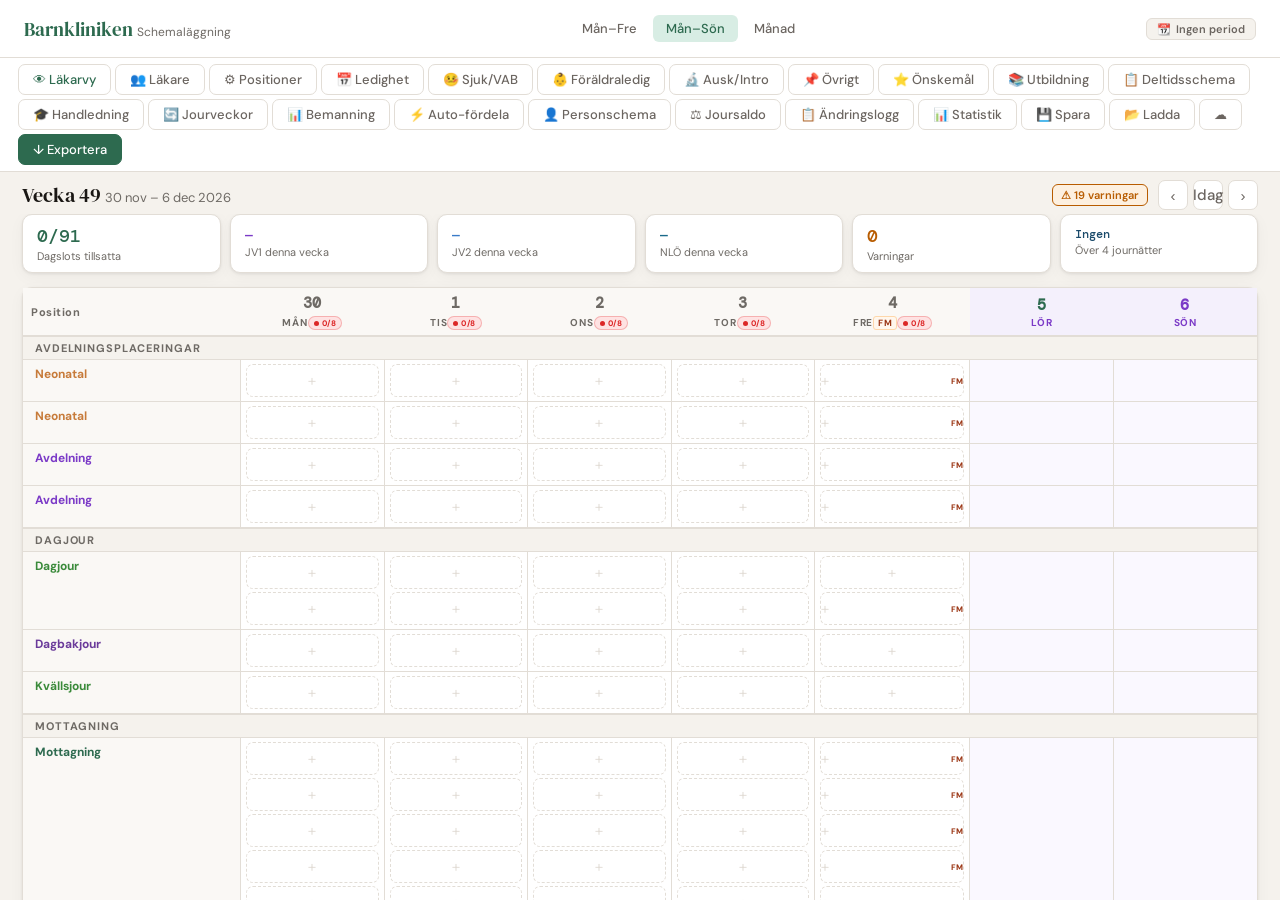
<file: index.html>
<!DOCTYPE html>
<html lang="sv">
<head>
<meta charset="UTF-8">
<meta name="viewport" content="width=device-width, initial-scale=1.0">
<title>Schemaläggning — Barnkliniken</title>
<link href="https://fonts.googleapis.com/css2?family=DM+Serif+Display:ital@0;1&family=DM+Mono:wght@400;500&family=DM+Sans:wght@300;400;500;600&display=swap" rel="stylesheet">
<link rel="stylesheet" href="style.css?v=3">
</head>
<body>
<div id="doctorSelectorOverlay" style="display:none;position:fixed;inset:0;background:rgba(0,0,0,.45);z-index:9999;align-items:center;justify-content:center">
  <div style="background:var(--surface);border-radius:14px;padding:32px;max-width:500px;width:90%;box-shadow:0 8px 40px rgba(0,0,0,.25)">
    <div style="font-family:'DM Serif Display',serif;font-size:22px;color:var(--text1);margin-bottom:4px">Barnkliniken</div>
    <div style="font-size:13px;color:var(--text3);margin-bottom:24px">Välj din läkare för att fortsätta</div>
    <div id="doctorSelectorList" style="display:flex;flex-direction:column;gap:8px;max-height:400px;overflow-y:auto"></div>
  </div>
</div>
<header>
  <div class="logo">Barnkliniken <span>Schemaläggning</span></div>
  <div class="header-nav">
    <button class="nav-btn" id="btn5" onclick="setSpan(5)">Mån–Fre</button>
    <button class="nav-btn active" id="btn7" onclick="setSpan(7)">Mån–Sön</button>
    <button class="nav-btn" id="btnMonth" onclick="setViewMode('month')">Månad</button>
  </div>
  <div id="periodBadge" class="period-badge" onclick="openPeriodModal()" title="Välj schemaperiod">📆 <span id="periodBadgeText">Ingen period vald</span></div>
</header>
<div class="toolbar">
  <button class="btn-action" onclick="window.open('?mode=doctor','_blank')" title="Öppna läkarvy i ny flik" style="color:var(--accent)">👁 Läkarvy</button>
  <button class="btn-action" onclick="openDoctorListModal()">👥 Läkare</button>
  <button class="btn-action" onclick="openPositionsModal()">⚙ Positioner</button>
  <button class="btn-action" onclick="openLedighetModal()">📅 Ledighet</button>
  <button class="btn-action" onclick="openSjukskrivningModal(isoDate(getMonday(currentDate)))" title="Sjukskrivning och VAB">🤒 Sjuk/VAB</button>
  <button class="btn-action" onclick="openFlPeriodModal()" title="Föräldraledig">👶 Föräldraledig</button>
  <button class="btn-action" onclick="openAuskultationModal(isoDate(getMonday(currentDate)))" title="Auskultation och introduktion">🔬 Ausk/Intro</button>
  <button class="btn-action" onclick="openOvrigtModal(isoDate(getMonday(currentDate)))" title="Övrigt — möten och åtaganden">📌 Övrigt</button>
  <button class="btn-action" onclick="openOnskadPassModal()" title="Önskade pass per läkare">⭐ Önskemål</button>
  <button class="btn-action" onclick="openUtbildningModal()">📚 Utbildning</button>
  <button class="btn-action" onclick="openDeltidModal()">📋 Deltidsschema</button>
  <button class="btn-action" onclick="openHandledningModal()">🎓 Handledning</button>
  <button class="btn-action" onclick="openRotationModal()">🔄 Jourveckor</button>
  <button class="btn-action" onclick="openBemanningModal()">📊 Bemanning</button>
  <button class="btn-action" onclick="openAutoModal()">⚡ Auto-fördela</button>
  <button class="btn-action" onclick="openPersonScheduleModal()">👤 Personschema</button>
  <button class="btn-action" onclick="openJoursaldoModal()" title="Jouräknesaldo per läkare">⚖ Joursaldo</button>
  <button class="btn-action" onclick="openChangelogModal()" title="Ändringslogg för denna session">📋 Ändringslogg</button>
  <button class="btn-action" onclick="openStatisticsModal()" title="Exportera placeringsstatistik per läkare till Excel">📊 Statistik</button>
  <button class="btn-action" onclick="saveData()" title="Spara allt som JSON-fil (laddar ned + synkar till GitHub om konfigurerat)">💾 Spara</button>
  <button class="btn-action" onclick="document.getElementById('loadFileInput').click()" title="Ladda in sparad JSON-fil">📂 Ladda</button>
  <button class="btn-action" onclick="openGithubModal()" title="Inställningar för GitHub-synk" id="githubSyncBtn">☁</button>
  <input type="file" id="loadFileInput" accept=".json" style="display:none" onchange="loadData(event)">
  <button class="btn-action primary" onclick="exportSchema()">↓ Exportera</button>
</div>
<div id="doctorToolbar" style="display:none;flex-shrink:0;align-items:center;gap:8px;padding:6px 18px;background:var(--surface);border-bottom:1px solid var(--border)">
  <span id="doctorModeLabel" style="font-size:12px;font-weight:700;color:var(--accent);background:var(--accent-light);padding:3px 10px;border-radius:20px;margin-right:8px">Läkarvy</span>
  <button class="btn-action" onclick="openPersonScheduleModal()">👤 Personschema</button>
  <button class="btn-action" onclick="openOnskadPassModal()">📋 Önskemål</button>
  <button class="btn-action" onclick="openBemanningModal()">📊 Bemanning</button>
  <div style="flex:1"></div>
  <button class="nav-btn" onclick="goToDoctorSelector()" title="Byt läkare">↩ Byt läkare</button>
</div>
<main>

<div class="content">
  <div class="week-header">
    <div class="week-title" id="weekTitle">Vecka —</div>
    <div style="display:flex;gap:10px;align-items:center">
      <div id="warnBadge" style="display:none"></div>
      <div class="week-nav">
        <button onclick="navigate(-1)">‹</button>
        <button class="btn-today" onclick="goToday()">Idag</button>
        <button onclick="navigate(1)">›</button>
      </div>
    </div>
  </div>
  <div class="stats-bar" id="statsBar"></div>
  <div class="schedule-container" id="scheduleContainer"></div>
</div>
</main>

<div class="ctx-menu" id="ctxMenu">
  <div class="ctx-head" id="ctxHead">Välj läkare</div>
  <div id="ctxHalfRow" style="display:none;padding:4px 8px 6px;display:none;gap:4px;flex-wrap:wrap"></div>
  <div class="ctx-doc-list" id="ctxDocList"></div>
  <div id="ctxLocRow" style="display:none;padding:3px 8px 2px;display:none;gap:4px">
  </div>
  <div id="ctxActivityRow" style="display:none;padding:3px 8px 2px;gap:4px;flex-wrap:wrap"></div>
  <div id="ctxNoteRow" style="display:none;padding:4px 8px 6px">
    <input type="text" id="ctxNoteInput" placeholder="Notering (lokal, inriktning…)" maxlength="60" style="width:100%;box-sizing:border-box;font-size:11px;padding:4px 7px;border:1px solid var(--border);border-radius:5px;background:var(--surface);color:var(--text1);outline:none" oninput="ctxNoteChanged(this.value)">
  </div>
  <div id="ctxCopyRow" style="display:none"><div class="ctx-sep"></div><div class="ctx-item" onclick="openCopySlot()"><span style="width:14px;text-align:center">📋</span> Kopiera till…</div></div>
  <div class="ctx-sep"></div>
  <div class="ctx-item danger" onclick="ctxClear()"><span style="width:14px;text-align:center">✕</span> Rensa</div>
</div>

<div class="ctx-menu" id="ctxJV" style="min-width:230px">
  <div class="ctx-head" id="ctxJVHead"></div>
  <div id="ctxJVList" style="padding:4px 6px;max-height:250px;overflow-y:auto"></div>
  <div class="ctx-sep"></div>
  <div class="ctx-item danger" onclick="clearJVCtx()"><span style="width:14px;text-align:center">✕</span> Rensa</div>
</div>

<div class="ctx-menu" id="ctxBJ" style="min-width:220px">
  <div class="ctx-head" id="ctxBJHead">Välj läkare</div>
  <div class="ctx-doc-list" id="ctxBJList"></div>
  <div class="ctx-sep"></div>
  <div class="ctx-item danger" onclick="clearBJCtx()"><span style="width:14px;text-align:center">✕</span> Rensa</div>
</div>

<div class="ctx-menu" id="ctxLedig" style="min-width:230px">
  <div class="ctx-head" id="ctxLedigHead">Ledighet</div>
  <div id="ctxLedigSubRow" style="display:none;padding:4px 8px 2px;gap:4px;flex-wrap:wrap"></div>
  <div id="ctxLedigNoteRow" style="display:none;padding:4px 8px 2px">
    <input id="ctxLedigNote" type="text" placeholder="Kommentar (valfritt)" style="width:100%;box-sizing:border-box;font-size:11px;padding:4px 8px;border:1px solid var(--border);border-radius:6px;background:var(--bg);color:var(--text1)">
  </div>
  <div class="ctx-doc-list" id="ctxLedigList"></div>
</div>

<div class="modal-overlay" id="addDoctorModal">
  <div class="modal" style="min-width:500px">
    <h3>Lägg till läkare</h3><p class="modal-sub">Namn, befattning, kompetenser och jourinformation.</p>
    <div class="two-col">
      <div class="fg"><label class="fl">Namn</label><input type="text" id="addDocName" placeholder="För- och efternamn"></div>
      <div class="fg"><label class="fl">Befattning</label><div class="tg" id="addRoleGrid"></div></div>
    </div>
    <div class="fg" style="max-width:180px"><label class="fl">Tjänstgrad (%)</label><input type="number" id="addTjgrad" value="100" min="10" max="100" step="5" style="width:100%;padding:6px 10px;border:1px solid var(--border);border-radius:6px;font-size:13px"></div>
    <div class="two-col">
      <div class="fg"><label class="fl">Anställningsstart</label><input type="date" id="addEmpStart" style="width:100%;padding:6px 10px;border:1px solid var(--border);border-radius:6px;font-size:13px"></div>
      <div class="fg"><label class="fl">Anställningsslut <span style="font-weight:400;color:var(--text3)">(tom = tillsvidare)</span></label><input type="date" id="addEmpEnd" style="width:100%;padding:6px 10px;border:1px solid var(--border);border-radius:6px;font-size:13px"></div>
    </div>
    <div class="two-col">
      <div class="fg"><label class="fl" style="color:#6366f1">🏢 Tjänstledig från</label><input type="date" id="addTlFrom" style="width:100%;padding:6px 10px;border:1px solid var(--border);border-radius:6px;font-size:13px"></div>
      <div class="fg"><label class="fl" style="color:#6366f1">Tjänstledig till <span style="font-weight:400;color:var(--text3)">(tom = pågår)</span></label><input type="date" id="addTlTo" style="width:100%;padding:6px 10px;border:1px solid var(--border);border-radius:6px;font-size:13px"></div>
    </div>
    <div class="fg"><label class="fl">Tillåtna positioner <span style="font-weight:400;color:var(--text3)">(tom = alla tillåtna)</span></label><button class="btn sm" type="button" onclick="applyRoleDefaults('add')" style="font-size:10px;margin-bottom:4px">↩ Fyll från rollstandard</button><div class="tg" id="addAllowedGrid"></div></div>
    <div class="fg"><label class="fl">Föredragna positioner</label><div class="tg" id="addPrefGrid"></div></div>
    <div class="fg"><label class="fl">JV-preferens</label>
      <div class="tg">
        <input type="radio" name="addPrefJV" id="addPrefJVnone" value="" checked><label class="tl" for="addPrefJVnone">Ingen</label>
        <input type="radio" name="addPrefJV" id="addPrefJV1" value="JV1"><label class="tl" for="addPrefJV1">Föredrar JV1</label>
        <input type="radio" name="addPrefJV" id="addPrefJV2" value="JV2"><label class="tl" for="addPrefJV2">Föredrar JV2</label>
      </div>
    </div>
    <div class="fg"><label class="fl">Deltar i jourveckor</label>
      <div class="tg">
        <input type="checkbox" class="tc" id="addJV1"><label class="tl" for="addJV1" title="Jourvecka 1 — primärjour fredag kväll t.o.m. måndag morgon">JV1</label>
        <input type="checkbox" class="tc" id="addJV2"><label class="tl" for="addJV2" title="Jourvecka 2 — primärjour lördag kväll t.o.m. tisdag morgon">JV2</label>
        <input type="checkbox" class="tc" id="addNLO"><label class="tl" for="addNLO" title="Nattlördag — primärjour natt lördag">NLÖ</label>
      </div>
    </div>
    <div class="fg"><label class="fl">Deltar i bakjour</label>
      <div class="tg">
        <input type="checkbox" class="tc" id="addBJFS"><label class="tl" for="addBJFS" title="Bakjour fredag–söndag">BJFS</label>
        <input type="checkbox" class="tc" id="addBJLO"><label class="tl" for="addBJLO" title="Bakjour lördag">BJLÖ</label>
        <input type="checkbox" class="tc" id="addBJNV"><label class="tl" for="addBJNV" title="Nattbakjour vardag">BJNV</label>
      </div>
    </div>
    <div class="modal-actions"><button class="btn" onclick="closeModal('addDoctorModal')">Avbryt</button><button class="btn primary" onclick="confirmAddDoctor()">Lägg till</button></div>
  </div>
</div>

<div class="modal-overlay" id="editDoctorModal">
  <div class="modal" style="min-width:460px">
    <h3>Redigera läkare</h3><p class="modal-sub">Klicka på taggar för att toggla.</p>
    <input type="hidden" id="editDocId">
    <div class="two-col">
      <div class="fg"><label class="fl">Namn</label><input type="text" id="editDocName"></div>
      <div class="fg"><label class="fl">Befattning</label><div class="tg" id="editRoleGrid"></div></div>
    </div>
    <div class="fg" style="max-width:180px"><label class="fl">Tjänstgrad (%)</label><input type="number" id="editTjgrad" value="100" min="10" max="100" step="5" style="width:100%;padding:6px 10px;border:1px solid var(--border);border-radius:6px;font-size:13px"></div>
    <div class="two-col">
      <div class="fg"><label class="fl">Anställningsstart</label><input type="date" id="editEmpStart" style="width:100%;padding:6px 10px;border:1px solid var(--border);border-radius:6px;font-size:13px"></div>
      <div class="fg"><label class="fl">Anställningsslut <span style="font-weight:400;color:var(--text3)">(tom = tillsvidare)</span></label><input type="date" id="editEmpEnd" style="width:100%;padding:6px 10px;border:1px solid var(--border);border-radius:6px;font-size:13px"></div>
    </div>
    <div class="two-col">
      <div class="fg"><label class="fl" style="color:#6366f1">🏢 Tjänstledig från</label><input type="date" id="editTlFrom" style="width:100%;padding:6px 10px;border:1px solid var(--border);border-radius:6px;font-size:13px"></div>
      <div class="fg"><label class="fl" style="color:#6366f1">Tjänstledig till <span style="font-weight:400;color:var(--text3)">(tom = pågår)</span></label><input type="date" id="editTlTo" style="width:100%;padding:6px 10px;border:1px solid var(--border);border-radius:6px;font-size:13px"></div>
    </div>
    <div class="fg"><label class="fl">Föredragna positioner</label><div class="tg" id="editPrefGrid"></div></div>
    <div class="fg"><label class="fl">Tillåtna positioner <span style="font-weight:400;color:var(--text3)">(tom = alla tillåtna)</span></label><button class="btn sm" type="button" onclick="applyRoleDefaults('edit')" style="font-size:10px;margin-bottom:4px">↩ Fyll från rollstandard</button><div class="tg" id="editAllowedGrid"></div></div>
    <div class="fg"><label class="fl">JV-preferens</label>
      <div class="tg">
        <input type="radio" name="editPrefJV" id="editPrefJVnone" value=""><label class="tl" for="editPrefJVnone">Ingen</label>
        <input type="radio" name="editPrefJV" id="editPrefJV1" value="JV1"><label class="tl" for="editPrefJV1">Föredrar JV1</label>
        <input type="radio" name="editPrefJV" id="editPrefJV2" value="JV2"><label class="tl" for="editPrefJV2">Föredrar JV2</label>
      </div>
    </div>
    <div class="fg"><label class="fl">Deltar i jourveckor</label>
      <div class="tg">
        <input type="checkbox" class="tc" id="editJV1"><label class="tl" for="editJV1" title="Jourvecka 1 — primärjour fredag kväll t.o.m. måndag morgon">JV1</label>
        <input type="checkbox" class="tc" id="editJV2"><label class="tl" for="editJV2" title="Jourvecka 2 — primärjour lördag kväll t.o.m. tisdag morgon">JV2</label>
        <input type="checkbox" class="tc" id="editNLO"><label class="tl" for="editNLO" title="Nattlördag — primärjour natt lördag">NLÖ</label>
      </div>
    </div>
    <div class="fg"><label class="fl">Deltar i bakjour</label>
      <div class="tg">
        <input type="checkbox" class="tc" id="editBJFS"><label class="tl" for="editBJFS" title="Bakjour fredag–söndag">BJFS</label>
        <input type="checkbox" class="tc" id="editBJLO"><label class="tl" for="editBJLO" title="Bakjour lördag">BJLÖ</label>
        <input type="checkbox" class="tc" id="editBJNV"><label class="tl" for="editBJNV" title="Nattbakjour vardag">BJNV</label>
      </div>
    </div>
    <div class="modal-actions"><button class="btn danger" onclick="promptDeleteFromEdit()">Ta bort</button><div style="flex:1"></div><button class="btn" onclick="closeEditDoctorModal()">Avbryt</button><button class="btn primary" onclick="confirmEditDoctor()">Spara</button></div>
  </div>
</div>

<div class="modal-overlay" id="jvOverrideModal">
  <div class="modal" style="min-width:360px">
    <h3 id="jvOverrideTitle">Byt jourhavande</h3>
    <p class="modal-sub" id="jvOverrideSub"></p>
    <div class="fg">
      <label class="fl">Välj läkare</label>
      <select id="jvOverrideSel" style="width:100%;padding:7px 10px;border:1px solid var(--border);border-radius:6px;font-size:13px"></select>
    </div>
    <div class="modal-actions">
      <button class="btn danger" onclick="clearJVOverride()">Återställ till JV-schema</button>
      <div style="flex:1"></div>
      <button class="btn" onclick="closeModal('jvOverrideModal')">Avbryt</button>
      <button class="btn primary" onclick="confirmJVOverride()">Spara</button>
    </div>
  </div>
</div>

<div class="modal-overlay" id="rotationModal">
  <div class="modal" style="min-width:580px">
    <h3>Jourveckor — rotation</h3>
    <p class="modal-sub">Tilldela JV1, JV2 och NLÖ per vecka. Auto-rotation roterar rättvist bland markerade läkare.</p>
    <div style="display:grid;grid-template-columns:1fr 1fr 1fr;gap:8px;margin-bottom:14px">
      <div style="background:var(--jv1-light);border:1px solid var(--jv1);border-radius:8px;padding:9px 12px">
        <div style="font-size:11px;font-weight:700;color:var(--jv1);margin-bottom:3px">JV1</div>
        <div style="font-size:10px;color:var(--text2)">Fre natt → Sön dag · Mån natt · Ons natt</div>
      </div>
      <div style="background:var(--jv2-light);border:1px solid var(--jv2);border-radius:8px;padding:9px 12px">
        <div style="font-size:11px;font-weight:700;color:var(--jv2);margin-bottom:3px">JV2</div>
        <div style="font-size:10px;color:var(--text2)">Lör dag → Sön natt · Tis natt · Tor natt</div>
      </div>
      <div style="background:var(--nlo-light);border:1px solid var(--nlo);border-radius:8px;padding:9px 12px">
        <div style="font-size:11px;font-weight:700;color:var(--nlo);margin-bottom:3px">NLÖ</div>
        <div style="font-size:10px;color:var(--text2)">Lördag natt<br><span style="color:var(--jourledigt)">✦ Lör natt → jourledigt måndag</span></div>
      </div>
    </div>
    <div style="display:flex;align-items:center;justify-content:space-between;margin-bottom:8px">
      <div style="display:flex;align-items:center;gap:6px">
        <button class="btn sm" onclick="rotNav(-4)">⟨⟨</button>
        <button class="btn sm" onclick="rotNav(-1)">←</button>
        <button class="btn sm" onclick="rotNav(0)" title="Hoppa till aktuell vecka">Idag</button>
        <button class="btn sm" onclick="rotNav(1)">→</button>
        <button class="btn sm" onclick="rotNav(4)">⟩⟩</button>
      </div>
      <div style="display:flex;gap:6px">
        <input type="number" id="rotFrom" min="1" max="52" style="width:70px;font-size:12px" placeholder="Fr.v.">
        <input type="number" id="rotTo" min="1" max="52" style="width:70px;font-size:12px" placeholder="T.o.m.">
        <button class="btn sm primary" onclick="autoRotate()">Auto-rotera</button>
        <button class="btn sm" onclick="clearRotation()">Rensa</button>
        <button class="btn sm" onclick="undoClearRotation()" title="Ångra senaste rensning eller auto-rotation">↩ Ångra</button>
      </div>
    </div>
    <div style="max-height:300px;overflow-y:auto;border:1px solid var(--border);border-radius:8px" id="rotTableWrap">
      <table class="rot-table" id="rotTable"></table>
    </div>

    <div style="margin-top:18px;padding-top:14px;border-top:1px solid var(--border)">
      <div style="display:flex;align-items:center;justify-content:space-between;margin-bottom:10px">
        <div style="font-size:13px;font-weight:700">Bakjour helg <span style="font-size:11px;font-weight:400;color:var(--text3)">(BJFS = Bakjour fre–sön · BJLÖ = Bakjour lördag)</span></div>
        <div style="display:flex;gap:6px">
          <button class="btn sm primary" onclick="autoBJRotate()">Auto-rotera BJ</button>
          <button class="btn sm" onclick="clearBJRotation()">Rensa BJ</button>
          <button class="btn sm" onclick="undoClearBJRotation()" title="Ångra senaste rensning eller auto-rotation">↩ Ångra</button>
        </div>
      </div>
      <div style="display:grid;grid-template-columns:1fr 1fr;gap:8px;margin-bottom:10px">
        <div style="background:var(--bjfs-light);border:1px solid var(--bjfs);border-radius:8px;padding:8px 12px">
          <div style="font-size:11px;font-weight:700;color:var(--bjfs);margin-bottom:2px">BJFS</div>
          <div style="font-size:10px;color:var(--text2)">Fre natt · Sön dag+natt · Jourledig fre efter</div>
        </div>
        <div style="background:var(--bjlo-light);border:1px solid var(--bjlo);border-radius:8px;padding:8px 12px">
          <div style="font-size:11px;font-weight:700;color:var(--bjlo);margin-bottom:2px">BJLÖ</div>
          <div style="font-size:10px;color:var(--text2)">Lör dag+natt · Jourledig måndag</div>
        </div>
      </div>
      <div style="max-height:300px;overflow-y:auto;border:1px solid var(--border);border-radius:8px" id="bjRotTableWrap">
        <table class="rot-table" id="bjRotTable"></table>
      </div>
    </div>

    <div style="margin-top:18px;padding-top:14px;border-top:1px solid var(--border)">
      <div style="display:flex;align-items:center;justify-content:space-between;margin-bottom:10px">
        <div style="font-size:13px;font-weight:700">Nattbakjour vardag</div>
        <div style="display:flex;gap:6px">
          <button class="btn sm primary" onclick="autoBJNVRotate()">Auto-rotera BJNV</button>
          <button class="btn sm" onclick="clearBJNVRotation()">Rensa BJNV</button>
        </div>
      </div>
      <div style="background:var(--bjnv-light);border:1px solid var(--bjnv);border-radius:8px;padding:8px 12px;margin-bottom:10px">
        <div style="font-size:11px;font-weight:700;color:var(--bjnv);margin-bottom:2px">BJNV</div>
        <div style="font-size:10px;color:var(--text2)">Max 1 natt/vecka per läkare · Ej i anslutning till bakjourshelg · Jourledig nästa vardag</div>
      </div>
      <div style="max-height:300px;overflow-y:auto;border:1px solid var(--border);border-radius:8px" id="bjNVRotTableWrap">
        <table class="rot-table" id="bjNVRotTable"></table>
      </div>
    </div>

    <div class="modal-actions"><button class="btn primary" onclick="closeModal('rotationModal');render()">Klar</button></div>
  </div>
</div>

<div class="modal-overlay" id="positionsModal">
  <div class="modal" style="min-width:500px">
    <h3>Positioner &amp; krav</h3><p class="modal-sub">Dagpositioner med befattnings- och kompetenskrav.</p>
    <div id="posListEl"></div>
    <div style="margin-top:12px;padding-top:12px;border-top:1px solid var(--border)">
      <label class="fl">Ny position</label>
      <div style="margin-bottom:8px">
        <input type="text" id="newPosName" placeholder="Namn..." style="width:100%;box-sizing:border-box">
      </div>
      <div class="two-col" style="margin-bottom:8px">
        <div><label class="fl">Sektion i schema</label><select id="newPosSection"><option value="">Avdelningsplaceringar</option><option value="mott">Mottagning</option><option value="specmott">Specialistmottagningar</option></select></div>
        <div><label class="fl">Veckofrekvens</label><select id="newPosWeekParity"><option value="">Varje vecka</option><option value="even">Jämna veckor</option><option value="odd">Ojämna veckor</option></select></div>
      </div>
      <div>
        <label class="fl">Platser per dag (0 = inaktiv)</label>
        <div style="display:grid;grid-template-columns:repeat(5,1fr);gap:4px;margin-top:4px">
          <div style="text-align:center"><div style="font-size:9px;color:var(--text3);margin-bottom:2px">Mån</div><input type="number" id="newPosDay_1" value="1" min="0" max="6" style="width:100%;text-align:center;padding:3px"><label style="display:flex;align-items:center;justify-content:center;gap:2px;font-size:9px;color:#1d4ed8;margin-top:2px;cursor:pointer" title="En slot är Karlshamn"><input type="checkbox" id="newPosKH_1" style="margin:0;accent-color:#1d4ed8">KH</label><select id="newPosParity_1" style="width:100%;font-size:9px;padding:2px;margin-top:2px;border:1px solid var(--border);border-radius:4px" title="Veckofrekvens för måndag"><option value="">Varje v.</option><option value="even">Jämna v.</option><option value="odd">Ojämna v.</option></select></div>
          <div style="text-align:center"><div style="font-size:9px;color:var(--text3);margin-bottom:2px">Tis</div><input type="number" id="newPosDay_2" value="1" min="0" max="6" style="width:100%;text-align:center;padding:3px"><label style="display:flex;align-items:center;justify-content:center;gap:2px;font-size:9px;color:#1d4ed8;margin-top:2px;cursor:pointer" title="En slot är Karlshamn"><input type="checkbox" id="newPosKH_2" style="margin:0;accent-color:#1d4ed8">KH</label><select id="newPosParity_2" style="width:100%;font-size:9px;padding:2px;margin-top:2px;border:1px solid var(--border);border-radius:4px" title="Veckofrekvens för tisdag"><option value="">Varje v.</option><option value="even">Jämna v.</option><option value="odd">Ojämna v.</option></select></div>
          <div style="text-align:center"><div style="font-size:9px;color:var(--text3);margin-bottom:2px">Ons</div><input type="number" id="newPosDay_3" value="1" min="0" max="6" style="width:100%;text-align:center;padding:3px"><label style="display:flex;align-items:center;justify-content:center;gap:2px;font-size:9px;color:#1d4ed8;margin-top:2px;cursor:pointer" title="En slot är Karlshamn"><input type="checkbox" id="newPosKH_3" style="margin:0;accent-color:#1d4ed8">KH</label><select id="newPosParity_3" style="width:100%;font-size:9px;padding:2px;margin-top:2px;border:1px solid var(--border);border-radius:4px" title="Veckofrekvens för onsdag"><option value="">Varje v.</option><option value="even">Jämna v.</option><option value="odd">Ojämna v.</option></select></div>
          <div style="text-align:center"><div style="font-size:9px;color:var(--text3);margin-bottom:2px">Tor</div><input type="number" id="newPosDay_4" value="1" min="0" max="6" style="width:100%;text-align:center;padding:3px"><label style="display:flex;align-items:center;justify-content:center;gap:2px;font-size:9px;color:#1d4ed8;margin-top:2px;cursor:pointer" title="En slot är Karlshamn"><input type="checkbox" id="newPosKH_4" style="margin:0;accent-color:#1d4ed8">KH</label><select id="newPosParity_4" style="width:100%;font-size:9px;padding:2px;margin-top:2px;border:1px solid var(--border);border-radius:4px" title="Veckofrekvens för torsdag"><option value="">Varje v.</option><option value="even">Jämna v.</option><option value="odd">Ojämna v.</option></select></div>
          <div style="text-align:center"><div style="font-size:9px;color:var(--text3);margin-bottom:2px">Fre</div><input type="number" id="newPosDay_5" value="1" min="0" max="6" style="width:100%;text-align:center;padding:3px"><label style="display:flex;align-items:center;justify-content:center;gap:2px;font-size:9px;color:#1d4ed8;margin-top:2px;cursor:pointer" title="En slot är Karlshamn"><input type="checkbox" id="newPosKH_5" style="margin:0;accent-color:#1d4ed8">KH</label><select id="newPosParity_5" style="width:100%;font-size:9px;padding:2px;margin-top:2px;border:1px solid var(--border);border-radius:4px" title="Veckofrekvens för fredag"><option value="">Varje v.</option><option value="even">Jämna v.</option><option value="odd">Ojämna v.</option></select></div>
        </div>
      </div>
    </div>
    <div class="modal-actions"><button class="btn" onclick="closeModal('positionsModal')">Stäng</button><button class="btn primary" onclick="addPosition()">+ Lägg till</button></div>
  </div>
</div>

<div class="modal-overlay" id="copySlotModal">
  <div class="modal" style="max-width:380px">
    <h3>Kopiera pass</h3>
    <p class="modal-sub" id="copySlotDesc"></p>
    <div style="display:flex;align-items:center;gap:8px;margin-bottom:6px">
      <label style="display:flex;align-items:center;gap:4px;font-size:11px;color:var(--text2);cursor:pointer"><input type="checkbox" onchange="toggleCopySlotAll(this.checked)" style="margin:0;accent-color:var(--accent)"> Markera alla</label>
    </div>
    <div id="copySlotList" style="max-height:380px;overflow-y:auto;border:1px solid var(--border);border-radius:7px;padding:4px 6px"></div>
    <div class="modal-actions">
      <button class="btn" onclick="closeModal('copySlotModal')">Avbryt</button>
      <button class="btn primary" onclick="confirmCopySlot()">📋 Kopiera markerade</button>
    </div>
  </div>
</div>

<div class="modal-overlay" id="copyOvrigtModal">
  <div class="modal" style="max-width:360px">
    <h3>Kopiera aktivitet</h3>
    <p class="modal-sub" id="copyOvrigtDesc"></p>
    <div class="two-col" style="margin-bottom:10px">
      <div><label class="fl">Från</label><input type="date" id="copyOvrigtFrom" oninput="updateOvrigtCopyPreview()"></div>
      <div><label class="fl">Till</label><input type="date" id="copyOvrigtTo" oninput="updateOvrigtCopyPreview()"></div>
    </div>
    <div style="margin-bottom:10px">
      <label class="fl">Kopiera till dessa veckodagar</label>
      <div style="display:flex;gap:6px;margin-top:5px">
        <label style="display:flex;flex-direction:column;align-items:center;gap:3px;font-size:10px;color:var(--text2);cursor:pointer"><input type="checkbox" class="copyOvrigtDow" value="1" oninput="updateOvrigtCopyPreview()" style="margin:0;accent-color:var(--accent)">Mån</label>
        <label style="display:flex;flex-direction:column;align-items:center;gap:3px;font-size:10px;color:var(--text2);cursor:pointer"><input type="checkbox" class="copyOvrigtDow" value="2" oninput="updateOvrigtCopyPreview()" style="margin:0;accent-color:var(--accent)">Tis</label>
        <label style="display:flex;flex-direction:column;align-items:center;gap:3px;font-size:10px;color:var(--text2);cursor:pointer"><input type="checkbox" class="copyOvrigtDow" value="3" oninput="updateOvrigtCopyPreview()" style="margin:0;accent-color:var(--accent)">Ons</label>
        <label style="display:flex;flex-direction:column;align-items:center;gap:3px;font-size:10px;color:var(--text2);cursor:pointer"><input type="checkbox" class="copyOvrigtDow" value="4" oninput="updateOvrigtCopyPreview()" style="margin:0;accent-color:var(--accent)">Tor</label>
        <label style="display:flex;flex-direction:column;align-items:center;gap:3px;font-size:10px;color:var(--text2);cursor:pointer"><input type="checkbox" class="copyOvrigtDow" value="5" oninput="updateOvrigtCopyPreview()" style="margin:0;accent-color:var(--accent)">Fre</label>
        <label style="display:flex;flex-direction:column;align-items:center;gap:3px;font-size:10px;color:var(--text2);cursor:pointer"><input type="checkbox" class="copyOvrigtDow" value="6" oninput="updateOvrigtCopyPreview()" style="margin:0;accent-color:var(--accent)">Lör</label>
        <label style="display:flex;flex-direction:column;align-items:center;gap:3px;font-size:10px;color:var(--text2);cursor:pointer"><input type="checkbox" class="copyOvrigtDow" value="0" oninput="updateOvrigtCopyPreview()" style="margin:0;accent-color:var(--accent)">Sön</label>
      </div>
    </div>
    <div id="copyOvrigtPreview" style="font-size:12px;color:var(--text3);margin-bottom:4px;min-height:18px"></div>
    <div class="modal-actions">
      <button class="btn" onclick="closeModal('copyOvrigtModal')">Avbryt</button>
      <button class="btn primary" onclick="confirmOvrigtCopy()">📋 Kopiera</button>
    </div>
  </div>
</div>

<div class="modal-overlay" id="rolesModal">
  <div class="modal"><h3>Roller</h3><p class="modal-sub">Hantera befattningstaggar.</p>
    <div>
      <div><div class="fl" style="margin-bottom:7px">Befattningar</div><div id="roleTagsList" style="margin-bottom:8px"></div><div class="add-form"><input type="text" id="newRoleInput" placeholder="Ny..." onkeydown="if(event.key==='Enter')addRoleTag()"><button class="btn-add" onclick="addRoleTag()" style="padding:5px 9px;font-size:14px">+</button></div></div>

    </div>
    <div class="modal-actions"><button class="btn primary" onclick="closeModal('rolesModal');render()">Klar</button></div>
  </div>
</div>

<div class="modal-overlay" id="autoModal">
  <div class="modal"><h3>Auto-fördela</h3><p class="modal-sub">Fördelar dagpositioner med hänsyn till kompetens, befattning och preferenser. Jourveckor hanteras i rotationstabellen.</p>
    <div class="fg"><label class="fl">Fördela</label>
      <div style="display:flex;flex-direction:column;gap:6px">
        <label style="display:flex;align-items:center;gap:8px;font-size:13px;cursor:pointer"><input type="checkbox" id="autoChkDag" checked> Dagpositioner (exkl. jourveckans läkare)</label>
        <label style="display:flex;align-items:center;gap:8px;font-size:13px;cursor:pointer"><input type="checkbox" id="autoChkDJ" checked> Dagjour &amp; Dagbakjour</label>
        <label style="display:flex;align-items:center;gap:8px;font-size:13px;cursor:pointer"><input type="checkbox" id="autoChkRond" checked> Dagvård — Rond 08:30–09:00</label>
        <label style="display:flex;align-items:center;gap:8px;font-size:13px;cursor:pointer;padding-left:20px"><input type="checkbox" id="autoChkDvMott" checked> Dagvård — Mottagning</label>
        <label style="display:flex;align-items:center;gap:8px;font-size:13px;cursor:pointer"><input type="checkbox" id="autoChkHandl" checked> Handledning (1 fm/mån per ST-läkare)</label>
      </div>
    </div>
    <div style="border-top:1px solid var(--border);margin-top:10px;padding-top:10px">
      <label class="fl" style="margin-bottom:6px">Rensa pass</label>
      <div style="display:flex;gap:8px;align-items:center;flex-wrap:wrap">
        <input type="date" id="clearFrom" style="padding:5px 8px;border-radius:6px;border:1px solid var(--border);font-size:12px;background:var(--surface);color:var(--text1)" oninput="updateClearInfo()">
        <span style="color:var(--text2);font-size:12px">–</span>
        <input type="date" id="clearTo" style="padding:5px 8px;border-radius:6px;border:1px solid var(--border);font-size:12px;background:var(--surface);color:var(--text1)" oninput="updateClearInfo()">
        <span id="clearInfo" style="font-size:11px;color:var(--text2)"></span>
      </div>
      <div style="display:flex;gap:6px;margin-top:8px;flex-wrap:wrap">
        <button class="btn sm danger" onclick="clearSchedule(false)" title="Rensa bara vald period">🗑 Rensa period</button>
        <button class="btn sm danger" onclick="clearSchedule(true)" title="Töm hela schemat">🗑 Rensa hela schemat</button>
      </div>
    </div>
    <div class="modal-actions"><div style="flex:1"></div><button class="btn" onclick="closeModal('autoModal')">Avbryt</button><button class="btn" onclick="undoAutoDistribute();closeModal('autoModal')" title="Återställ senaste autofördelning">↩ Ångra</button><button class="btn primary" onclick="runAutoDistribute()">⚡ Fördela</button></div>
  </div>
</div>

<div class="modal-overlay" id="deleteModal">
  <div class="modal"><h3>Ta bort läkare?</h3><p class="modal-sub" id="deleteModalText"></p>
    <div class="modal-actions"><button class="btn" onclick="closeModal('deleteModal')">Avbryt</button><button class="btn danger" onclick="confirmDelete()">Ta bort</button></div>
  </div>
</div>

<!-- Special ctx (edit/delete) -->
<div class="ctx-menu" id="ctxSpecial" style="min-width:180px">
  <div class="ctx-head" id="ctxSpecialHead">Inslag</div>
  <div class="ctx-item danger" onclick="deleteSpecialCtx()"><span style="width:14px;text-align:center">✕</span> Ta bort</div>
</div>

<!-- Bemanning Modal -->
<div class="modal-overlay" id="bemanningModal">
  <div class="modal" style="min-width:600px;max-width:780px">
    <h3>Bemanning</h3>
    <!-- Veckovy -->
    <div style="margin-bottom:4px">
      <div style="display:flex;align-items:center;gap:8px;margin-bottom:8px">
        <button class="btn sm" onclick="bemanningNavWeek(-1)">‹</button>
        <span id="bemanningWeekLabel" style="font-size:13px;font-weight:600;min-width:220px;text-align:center"></span>
        <button class="btn sm" onclick="bemanningNavWeek(1)">›</button>
      </div>
      <div id="bemanningWeekContainer"></div>
      <div style="margin-top:6px;display:flex;flex-wrap:wrap;gap:6px;font-size:10px">
        <span style="padding:1px 7px;border-radius:3px;background:#f0fdf4;color:#166534">✓ I tjänst</span>
        <span style="padding:1px 7px;border-radius:3px;background:var(--surface2);color:var(--text3);opacity:.8">JF Jourfritt</span>
        <span style="padding:1px 7px;border-radius:3px;background:#e0f2fe;color:#075985">Led</span>
        <span style="padding:1px 7px;border-radius:3px;background:#fce7f3;color:#9d174d">FL</span>
        <span style="padding:1px 7px;border-radius:3px;background:#fee2e2;color:#b91c1c">Sjuk</span>
        <span style="padding:1px 7px;border-radius:3px;background:#ede9fe;color:#5b21b6">Utb</span>
        <span style="padding:1px 7px;border-radius:3px;background:#fef9c3;color:#713f12">Deltid</span>
      </div>
    </div>
    <!-- Månadsöversikt -->
    <div style="margin-top:16px;padding-top:14px;border-top:1px solid var(--border)">
      <div class="fg" style="margin-bottom:0">
        <label class="fl">Månadsöversikt</label>
        <div style="display:flex;gap:8px;align-items:center">
          <button class="btn sm" onclick="bemanningNavMonth(-1)">‹</button>
          <span id="bemanningMonthLabel" style="font-size:13px;font-weight:600;min-width:140px;text-align:center"></span>
          <button class="btn sm" onclick="bemanningNavMonth(1)">›</button>
        </div>
      </div>
      <p class="modal-sub" style="margin-top:4px">Antal läkare i tjänst per dag. Röd = under minimum, gul = exakt vid gränsen, grön = OK.</p>
      <div id="bemanningContainer"></div>
    </div>
    <div class="modal-actions"><button class="btn primary" onclick="closeModal('bemanningModal')">Stäng</button></div>
  </div>
</div>

<!-- Ledighet Modal -->
<div class="modal-overlay" id="ledighetModal">
  <div class="modal" style="min-width:560px;max-width:700px">
    <h3>Ledighet &amp; jourfritt</h3>
    <p class="modal-sub">Klicka på veckotalet för att cykla: ingen → ledig → jourfri hel vecka → jourfri helg → ingen. Klicka på enstaka dagar för att toggla ledig/jourfri.</p>
    <div class="fg">
      <label class="fl">Läkare</label>
      <select id="ledDocSelect" onchange="renderLedighetCal()"></select>
    </div>
    <div class="fg">
      <label class="fl">Månad</label>
      <div style="display:flex;gap:8px;align-items:center">
        <button class="btn sm" onclick="ledMonth(-1)">‹</button>
        <span id="ledMonthLabel" style="font-size:13px;font-weight:600;min-width:120px;text-align:center"></span>
        <button class="btn sm" onclick="ledMonth(1)">›</button>
      </div>
    </div>
    <div id="ledCalContainer"></div>
    <div id="ledStaffingContainer"></div>
    <div class="modal-actions"><button class="btn primary" onclick="closeModal('ledighetModal');render()">Klar</button></div>
  </div>
</div>

<!-- Önskepass Modal -->
<div class="modal-overlay" id="onskadPassModal">
  <div class="modal" style="min-width:500px;max-width:620px">
    <button class="modal-close" onclick="closeModal('onskadPassModal')">×</button>
    <h3 id="opModalTitle">⭐ Önskemål</h3>
    <p class="modal-sub" style="margin-top:-6px">Önskade pass, jourveckor, ledighet, utbildning, jourfritt och föräldraledig</p>
    <!-- Doctor select -->
    <select id="opDocSelect" style="width:100%;margin-bottom:10px" onchange="opDocChanged()"></select>
    <div id="opDocLabel" style="display:none;font-weight:700;font-size:13px;padding:6px 0;margin-bottom:10px;color:var(--text1)"></div>
    <!-- Tabs -->
    <div style="display:flex;gap:4px;margin-bottom:12px;border-bottom:2px solid var(--border);padding-bottom:8px;flex-wrap:wrap">
      <button id="opTab_pass" class="btn sm active" onclick="switchOpTab('pass')">⭐ Pass</button>
      <button id="opTab_jourvecka" class="btn sm" onclick="switchOpTab('jourvecka')">🔄 PJ/BJ</button>
      <button id="opTab_ledighet" class="btn sm" onclick="switchOpTab('ledighet')">📅 Ledighet & Jourfritt</button>
      <button id="opTab_utbildning" class="btn sm" onclick="switchOpTab('utbildning')">📚 Utbildning</button>
      <button id="opTab_admin" class="btn sm" onclick="switchOpTab('admin')">🗂 Admin</button>
      <button id="opTab_fl" class="btn sm" onclick="switchOpTab('fl')">👶 FL</button>
    </div>

    <!-- Pass panel -->
    <div id="opPanel_pass">
      <div style="display:flex;gap:8px;margin-bottom:10px;flex-wrap:wrap;align-items:center">
        <select id="opPosSelect" style="flex:1;min-width:140px;font-size:12px">
          <option value="">Valfri position</option>
        </select>
        <input type="text" id="opNote" placeholder="Notering (valfritt)" style="flex:1;min-width:120px;font-size:12px">
      </div>
      <div style="display:flex;align-items:center;gap:8px;margin-bottom:6px">
        <button class="btn sm" onclick="opMonth(-1)">←</button>
        <span id="opMonthLabel" style="font-size:13px;font-weight:700;flex:1;text-align:center"></span>
        <button class="btn sm" onclick="opMonth(1)">→</button>
      </div>
      <div id="opCalContainer" style="margin-bottom:10px"></div>
      <div style="font-size:11px;font-weight:700;color:var(--text3);letter-spacing:.05em;margin-bottom:4px">ÖNSKADE PASS</div>
      <div id="opList" style="max-height:140px;overflow-y:auto;margin-bottom:8px"></div>
    </div>

    <!-- Jourvecka panel -->
    <div id="opPanel_jourvecka" style="display:none">
      <p style="font-size:11px;color:var(--text3);margin-bottom:8px;padding:6px 8px;background:var(--accent-light);border-left:3px solid var(--accent);border-radius:0 4px 4px 0">ℹ️ Välj veckan då <strong>helgen</strong> infaller — veckan <em>före</em> veckodagsjourerna (mån–tor).</p>
      <div style="display:flex;align-items:center;gap:8px;margin-bottom:10px">
        <button class="btn sm" onclick="opJVMonth(-1)">←</button>
        <span id="opJVMonthLabel" style="font-size:13px;font-weight:700;flex:1;text-align:center"></span>
        <button class="btn sm" onclick="opJVMonth(1)">→</button>
      </div>
      <div style="font-size:12px;font-weight:700;color:var(--jv1);padding-bottom:4px;border-bottom:2px solid var(--jv1);margin-bottom:5px">🔵 Primärjour — JV1 · JV2 · NLÖ</div>
      <p style="font-size:10px;color:var(--text3);margin:0 0 6px">Klicka vecka: JV1 → JV2 → NLÖ → av</p>
      <div id="opJVCalContainer" style="margin-bottom:10px;max-height:200px;overflow-y:auto"></div>
      <div style="font-size:12px;font-weight:700;color:var(--bjfs);padding-bottom:4px;border-bottom:2px solid var(--bjfs);margin-bottom:5px">🟤 Bakjour — BJFS · BJLÖ</div>
      <p style="font-size:10px;color:var(--text3);margin:0 0 6px">Klicka vecka: BJFS → BJLÖ → av</p>
      <div id="opBJCalContainer" style="margin-bottom:10px;max-height:200px;overflow-y:auto"></div>
      <div style="font-size:11px;font-weight:700;color:var(--text3);letter-spacing:.05em;margin-bottom:4px">ÖNSKADE PJ/BJ</div>
      <div id="opJVList" style="max-height:150px;overflow-y:auto;margin-bottom:8px"></div>
    </div>

    <!-- Ledighet & Jourfritt panel -->
    <div id="opPanel_ledighet" style="display:none">
      <div style="display:flex;align-items:center;gap:8px;margin-bottom:8px">
        <button class="btn sm" onclick="opWishCalNav(-1,'ledighet')">←</button>
        <span id="opWishMonthLabel_ledjour" style="font-size:13px;font-weight:700;flex:1;text-align:center"></span>
        <button class="btn sm" onclick="opWishCalNav(1,'ledighet')">→</button>
      </div>
      <div style="display:flex;align-items:center;gap:10px;margin-bottom:8px;font-size:11px;color:var(--text2)">
        <span style="display:flex;align-items:center;gap:4px"><span style="background:var(--accent);color:#fff;padding:1px 7px;border-radius:3px;font-weight:700;font-size:10px">L</span>Ledighet</span>
        <span style="display:flex;align-items:center;gap:4px"><span style="background:var(--night);color:#fff;padding:1px 7px;border-radius:3px;font-weight:700;font-size:10px">J</span>Jourfri</span>
        <span style="color:var(--text3);font-size:10px">· vardagar: L→J→av · helger: J→av · <strong>vXX</strong>: ledig mån–fre → jourfri hela veckan → av</span>
      </div>
      <div id="opWishCalContainer_ledjour" style="margin-bottom:8px"></div>
      <div style="font-size:10px;color:var(--text3);font-style:italic;margin-bottom:3px">💬 Fyll i kommentaren innan du markerar dagarna</div>
      <input type="text" id="opWishNote_ledjour" placeholder="Kommentar (valfri)..." style="width:100%;font-size:12px;padding:4px 8px;border-radius:5px;border:1px solid var(--border);margin-bottom:8px;box-sizing:border-box">
      <div style="font-size:10px;font-weight:700;color:var(--text3);letter-spacing:.05em;margin-bottom:4px">VALDA DAGAR & VECKOR</div>
      <div id="opWishList_ledjour" style="max-height:150px;overflow-y:auto"></div>
      <div id="opStaffingContainer_ledjour"></div>
    </div>

    <!-- Utbildning panel -->
    <div id="opPanel_utbildning" style="display:none">
      <div style="font-size:13px;font-weight:700;color:var(--utb);margin-bottom:6px;padding-bottom:5px;border-bottom:2px solid var(--utb)">📚 Utbildningsönskemål</div>
      <p style="font-size:11px;color:var(--text3);margin:0 0 6px">Klicka på enstaka dagar, eller på <strong>vXX</strong> för hela veckan.</p>
      <div style="display:flex;align-items:center;gap:8px;margin-bottom:6px">
        <button class="btn sm" onclick="opWishCalNav(-1,'utbildning')">←</button>
        <span id="opWishMonthLabel_utbildning" style="font-size:13px;font-weight:700;flex:1;text-align:center"></span>
        <button class="btn sm" onclick="opWishCalNav(1,'utbildning')">→</button>
      </div>
      <div id="opWishCalContainer_utbildning" style="margin-bottom:8px"></div>
      <div style="font-size:10px;color:var(--text3);font-style:italic;margin-bottom:3px">💬 Fyll i kommentaren innan du markerar dagarna</div>
      <input type="text" id="opWishNote_utbildning" placeholder="Kursnamn eller kommentar (valfri)..." style="width:100%;font-size:12px;padding:4px 8px;border-radius:5px;border:1px solid var(--border);margin-bottom:8px;box-sizing:border-box">
      <div style="font-size:10px;font-weight:700;color:var(--text3);letter-spacing:.05em;margin-bottom:4px">VALDA DAGAR</div>
      <div id="opWishList_utbildning" style="max-height:160px;overflow-y:auto"></div>
    </div>

    <!-- Admin panel -->
    <div id="opPanel_admin" style="display:none">
      <div style="font-size:13px;font-weight:700;color:#555;margin-bottom:6px;padding-bottom:5px;border-bottom:2px solid #c0c0c0">🗂 Administrationsönskemål</div>
      <p style="font-size:11px;color:var(--text3);margin:0 0 6px">Klicka på enstaka dagar, eller på <strong>vXX</strong> för hela veckan. Lägg till kommentar om vad det gäller.</p>
      <div style="display:flex;align-items:center;gap:8px;margin-bottom:6px">
        <button class="btn sm" onclick="opWishCalNav(-1,'admin')">←</button>
        <span id="opWishMonthLabel_admin" style="font-size:13px;font-weight:700;flex:1;text-align:center"></span>
        <button class="btn sm" onclick="opWishCalNav(1,'admin')">→</button>
      </div>
      <div id="opWishCalContainer_admin" style="margin-bottom:8px"></div>
      <div style="font-size:10px;color:var(--text3);font-style:italic;margin-bottom:3px">💬 Fyll i kommentaren innan du markerar dagarna</div>
      <input type="text" id="opWishNote_admin" placeholder="Kommentar, t.ex. Kvalitetsarbete, APT..." style="width:100%;font-size:12px;padding:4px 8px;border-radius:5px;border:1px solid var(--border);margin-bottom:8px;box-sizing:border-box">
      <div style="font-size:10px;font-weight:700;color:var(--text3);letter-spacing:.05em;margin-bottom:4px">VALDA DAGAR</div>
      <div id="opWishList_admin" style="max-height:160px;overflow-y:auto"></div>
    </div>

    <!-- FL panel -->
    <div id="opPanel_fl" style="display:none">
      <div style="font-size:13px;font-weight:700;color:var(--text1);margin-bottom:6px;padding-bottom:5px;border-bottom:2px solid #7c3aed">👶 Föräldraledighet</div>
      <p style="font-size:11px;color:var(--text3);margin:0 0 6px">Klicka på enstaka dagar, eller på <strong>vXX</strong> till vänster för att välja hela veckan.</p>
      <div style="display:flex;align-items:center;gap:8px;margin-bottom:6px">
        <button class="btn sm" onclick="opWishCalNav(-1,'fl')">←</button>
        <span id="opWishMonthLabel_fl" style="font-size:13px;font-weight:700;flex:1;text-align:center"></span>
        <button class="btn sm" onclick="opWishCalNav(1,'fl')">→</button>
      </div>
      <div id="opWishCalContainer_fl" style="margin-bottom:8px"></div>
      <div style="font-size:10px;color:var(--text3);font-style:italic;margin-bottom:3px">💬 Fyll i kommentaren innan du markerar dagarna</div>
      <input type="text" id="opWishNote_fl" placeholder="Kommentar (valfri)..." style="width:100%;font-size:12px;padding:4px 8px;border-radius:5px;border:1px solid var(--border);margin-bottom:8px;box-sizing:border-box">
      <div style="font-size:10px;font-weight:700;color:var(--text3);letter-spacing:.05em;margin-bottom:4px">VALDA DAGAR</div>
      <div id="opWishList_fl" style="max-height:160px;overflow-y:auto"></div>
    </div>

    <div class="modal-actions"><button class="btn primary" onclick="closeModal('onskadPassModal')">Klar</button></div>
  </div>
</div>

<!-- Utbildning notering Modal -->
<div class="modal-overlay" id="utbNoteModal">
  <div class="modal" style="max-width:360px">
    <button class="modal-close" onclick="closeModal('utbNoteModal')">×</button>
    <h3>Utbildning</h3>
    <p id="utbNoteTitle" class="modal-sub" style="margin-top:-6px"></p>
    <input type="hidden" id="utbNoteDs">
    <input type="hidden" id="utbNoteDocId">
    <div class="fg">
      <label class="fl">Kommentar (visas i schemat)</label>
      <input type="text" id="utbNoteInput" placeholder="T.ex. Pediatrikdagarna, BLF-kongress..." onkeydown="if(event.key==='Enter')saveUtbNote()">
    </div>
    <div class="modal-actions">
      <button class="btn" onclick="closeModal('utbNoteModal')">Avbryt</button>
      <button class="btn primary" onclick="saveUtbNote()">Spara</button>
    </div>
  </div>
</div>

<!-- Utbildning Modal -->
<div class="modal-overlay" id="utbildningModal">
  <div class="modal" style="min-width:560px;max-width:700px">
    <h3>Utbildning &amp; kurser</h3>
    <p class="modal-sub">Klicka på dagar eller markera hela veckor. Läkaren visas som otillgänglig i schemat dessa dagar.</p>
    <div class="fg">
      <label class="fl">Läkare</label>
      <select id="utbDocSelect" onchange="renderUtbildningCal()"></select>
    </div>
    <div class="fg">
      <label class="fl">Månad</label>
      <div style="display:flex;gap:8px;align-items:center">
        <button class="btn sm" onclick="utbMonth(-1)">‹</button>
        <span id="utbMonthLabel" style="font-size:13px;font-weight:600;min-width:120px;text-align:center"></span>
        <button class="btn sm" onclick="utbMonth(1)">›</button>
      </div>
    </div>
    <div id="utbCalContainer"></div>
    <div id="utbNoteSection" style="display:none;margin-top:10px;padding:10px;background:var(--bg2);border-radius:8px;border:1px solid var(--border)">
      <label id="utbNoteLabel" style="font-size:11px;font-weight:700;color:var(--text3);display:block;margin-bottom:6px"></label>
      <div style="display:flex;gap:8px">
        <input type="text" id="utbNoteField" placeholder="T.ex. BLF-kongress, Pediatrikdagarna..." style="flex:1;font-size:12px" oninput="saveUtbNoteInline()" onkeydown="if(event.key==='Enter')saveUtbNoteInline()">
      </div>
      <div style="font-size:10px;color:var(--text3);margin-top:4px">Sparas direkt · Klicka på dagen igen för att ta bort utbildningsdagen</div>
    </div>
    <div class="modal-actions"><button class="btn primary" onclick="closeModal('utbildningModal');render()">Klar</button></div>
  </div>
</div>

<!-- Deltidsschema Modal -->
<div class="modal-overlay" id="deltidModal">
  <div class="modal" style="min-width:480px">
    <h3>Deltidsschema</h3>
    <p class="modal-sub">Klicka på dagar för att cykla: ingen → fm ledig → em ledig → heldag ledig. Klicka på veckonumret för att markera hela veckan som ledig.</p>
    <div class="fg"><label class="fl">Läkare</label><select id="deltDocSelect" onchange="renderDeltidCal()"></select></div>
    <div style="display:flex;align-items:center;gap:8px;margin-bottom:6px">
      <button class="btn sm" onclick="deltMonth(-1)">‹</button>
      <span id="deltMonthLabel" style="font-weight:600;flex:1;text-align:center"></span>
      <button class="btn sm" onclick="deltMonth(1)">›</button>
    </div>
    <div id="deltCalContainer"></div>
    <div style="display:flex;gap:10px;margin-top:6px;font-size:10px;color:var(--text3)">
      <span><span style="display:inline-block;width:10px;height:10px;background:var(--deltid-light);border:1px solid var(--deltid);border-radius:2px;vertical-align:middle;margin-right:3px"></span>FM/EM ledig</span>
      <span><span style="display:inline-block;width:10px;height:10px;background:var(--deltid);border-radius:2px;vertical-align:middle;margin-right:3px"></span>Heldag ledig</span>
    </div>
    <div class="modal-actions"><button class="btn primary" onclick="closeModal('deltidModal');render()">Klar</button></div>
  </div>
</div>

<!-- Add Special Modal (Utb/Admin/Handledning) -->
<div class="modal-overlay" id="addSpecialModal">
  <div class="modal" style="min-width:420px;max-width:500px">
    <h3 id="addSpecialTitle">Lägg till</h3>
    <p class="modal-sub" id="addSpecialSub"></p>
    <input type="hidden" id="addSpecialDs">
    <input type="hidden" id="addSpecialType">
    <input type="hidden" id="addSpecialEditKey">
    <div class="fg"><label class="fl">Läkare</label><select id="addSpecialDoc"></select></div>
    <div id="addSpecialSupervisorRow" class="fg" style="display:none"><label class="fl">Handledare</label><select id="addSpecialSupervisor"></select></div>
    <div class="fg"><label class="fl">Halvdag</label>
      <div class="tg">
        <input type="radio" name="addSpecialHalf" id="addHalfFm" value="fm"><label class="tl" for="addHalfFm" style="padding:4px 12px">Förmiddag</label>
        <input type="radio" name="addSpecialHalf" id="addHalfEm" value="em"><label class="tl" for="addHalfEm" style="padding:4px 12px">Eftermiddag</label>
        <input type="radio" name="addSpecialHalf" id="addHalfDay" value="" checked><label class="tl" for="addHalfDay" style="padding:4px 12px">Heldag</label>
      </div>
    </div>
    <div class="fg"><label class="fl">Anteckning (valfri)</label><input type="text" id="addSpecialNote" placeholder="T ex PM..."></div>
    <div class="modal-actions" style="margin-bottom:0">
      <button id="addSpecialDeleteBtn" class="btn danger" onclick="deleteEditSpecial()" style="display:none;margin-right:auto">Ta bort</button>
      <button class="btn" onclick="closeModal('addSpecialModal')">Avbryt</button>
      <button id="addSpecialConfirmBtn" class="btn primary" onclick="confirmAddSpecial()">Lägg till</button>
    </div>
    <!-- Återkommande – dolt för handledning -->
    <div id="addSpecialRecSection">
      <hr style="margin:14px 0 10px;border:none;border-top:1px solid var(--border)">
      <div style="font-size:11px;font-weight:700;color:var(--text3);letter-spacing:.06em;margin-bottom:6px">🔁 ÅTERKOMMANDE</div>
      <div id="addSpecialRecList" style="margin-bottom:8px"></div>
      <div style="display:flex;gap:6px;align-items:flex-end">
        <div style="flex:1">
          <label style="font-size:11px;color:var(--text3);display:block;margin-bottom:2px">Startdatum</label>
          <input type="date" id="addSpecialRecStart" style="font-size:12px;width:100%">
        </div>
        <div style="flex:1">
          <label style="font-size:11px;color:var(--text3);display:block;margin-bottom:2px">Upprepning</label>
          <select id="addSpecialRecurrence" style="font-size:12px;width:100%">
            <option value="weekly">Varje vecka</option>
            <option value="biweekly">Varannan vecka</option>
            <option value="quadweekly">Var 4:e vecka</option>
          </select>
        </div>
        <button class="btn sm primary" onclick="addSpecialRecurring()" style="white-space:nowrap">+ Lägg till</button>
      </div>
    </div>
  </div>
</div>

<!-- Handledning overview modal -->
<div class="modal-overlay" id="handledningModal">
  <div class="modal" style="min-width:520px">
    <h3>Handledning</h3>
    <p class="modal-sub">Koppla ST-läkare till handledare. Systemet påminner om en handledning inte är schemalagd denna månad.</p>
    <div id="handledningPairsList"></div>
    <div style="margin-top:12px;padding-top:12px;border-top:1px solid var(--border)">
      <label class="fl">Lägg till par</label>
      <div style="display:flex;gap:8px">
        <select id="newHandlST" style="flex:1"></select>
        <select id="newHandlSup" style="flex:1"></select>
        <button class="btn primary sm" onclick="addHandledningPair()">+ Lägg till</button>
      </div>
    </div>
    <div class="modal-actions"><button class="btn primary" onclick="closeModal('handledningModal');render()">Klar</button></div>
  </div>
</div>


<!-- Statistik Export Modal -->
<div class="modal-overlay" id="statisticsModal">
  <div class="modal" style="min-width:380px">
    <h3>Exportera statistik</h3>
    <p class="modal-sub">Välj period för placeringsstatistiken. Kan vara både bakåt och framåt i tiden.</p>
    <div class="two-col">
      <div class="fg"><label class="fl">Från</label><input type="date" id="statFrom" oninput="updateStatPeriodInfo()" style="width:100%"></div>
      <div class="fg"><label class="fl">Till</label><input type="date" id="statTo" oninput="updateStatPeriodInfo()" style="width:100%"></div>
    </div>
    <div id="statPeriodInfo" style="font-size:12px;color:var(--text2);min-height:18px;margin-bottom:8px"></div>
    <div class="modal-actions">
      <button class="btn" onclick="closeModal('statisticsModal')">Avbryt</button>
      <button class="btn primary" onclick="exportStatisticsExcel()">↓ Exportera Excel</button>
    </div>
  </div>
</div>

<!-- Personschema Modal -->
<div class="modal-overlay" id="personScheduleModal">
  <div class="modal" style="max-width:820px;width:95vw">
    <h3>Personschema</h3>
    <p class="modal-sub">Visa en läkares schema över schemaperioden.</p>
    <div style="display:flex;gap:10px;align-items:center;margin-bottom:12px">
      <select id="personScheduleDocSelect" onchange="renderPersonSchedule()" style="flex:1;padding:7px 10px;border-radius:6px;border:1px solid var(--border);font-size:13px;background:var(--surface);color:var(--text1)"></select>
    </div>
    <div id="personScheduleContent" style="max-height:520px;overflow-y:auto;border:1px solid var(--border);border-radius:6px">
      <p style="color:var(--text2);padding:20px;text-align:center">Välj en läkare ovan.</p>
    </div>
    <div class="modal-actions" style="margin-top:10px">
      <button class="btn" onclick="closeModal('personScheduleModal')">Stäng</button>
    </div>
  </div>
</div>

<!-- Dagvård Modal -->
<div class="modal-overlay" id="dagvardModal">
  <div class="modal" style="max-width:380px">
    <button class="modal-close" onclick="closeModal('dagvardModal')">×</button>
    <h3>Dagvård</h3>
    <p id="dagvardDateLabel" class="modal-sub" style="margin-top:-6px"></p>
    <input type="hidden" id="dagvardDs">
    <div style="margin-bottom:14px">
      <label class="fl">Dagsnotering (t ex provokation, speciell aktivitet)</label>
      <input type="text" id="dagvardNoteInput" placeholder="Fritext om dagen..." style="width:100%;margin-top:4px">
    </div>
    <div style="margin-bottom:12px">
      <label class="fl">Läkare</label>
      <div id="dagvardDocList" style="margin:6px 0 8px"></div>
      <div style="display:flex;gap:6px">
        <select id="dagvardDocSel" style="flex:1;font-size:12px;padding:5px 8px;border-radius:6px;border:1px solid var(--border);background:var(--surface);color:var(--text1)"></select>
        <button class="btn sm" onclick="addDagvardDoc()">+ Lägg till</button>
      </div>
    </div>
    <div class="modal-actions">
      <button class="btn" onclick="closeModal('dagvardModal')">Stäng</button>
      <button class="btn primary" onclick="saveDagvardNote()">Spara</button>
    </div>
  </div>
</div>

<!-- Auskultation Modal -->
<div class="modal-overlay" id="auskultationModal">
  <div class="modal" style="max-width:420px">
    <button class="modal-close" onclick="closeModal('auskultationModal')">×</button>
    <h3>Auskultation/Intro</h3>
    <input type="hidden" id="auskDs">
    <!-- Mode toggle -->
    <div style="display:flex;gap:4px;margin-bottom:10px">
      <button id="auskModeDag" class="btn sm active" onclick="setAuskMode('dag')">
        📅 Enskild dag — <span id="auskDateLabel" style="font-weight:400"></span>
      </button>
      <button id="auskModeVecka" class="btn sm" onclick="setAuskMode('vecka')">
        📆 Hela veckan — <span id="auskWeekLabel" style="font-weight:400"></span>
      </button>
    </div>
    <div id="auskList" style="margin-bottom:10px;max-height:260px;overflow-y:auto"></div>
    <div style="background:var(--bg2);border-radius:8px;padding:10px;border:1px solid var(--border)">
      <label class="fl">Lägg till auskultant</label>
      <div style="display:flex;gap:6px;margin-top:6px">
        <select id="auskDocSel" style="flex:1;font-size:12px;padding:5px 8px;border-radius:6px;border:1px solid var(--border);background:var(--surface);color:var(--text1)"></select>
        <button class="btn sm" onclick="addAuskultationEntry()">+</button>
      </div>
      <select id="auskPlaceSel" style="width:100%;margin-top:6px;font-size:12px;padding:5px 8px;border-radius:6px;border:1px solid var(--border);background:var(--surface);color:var(--text1)" title="Välj sektion — visas som Intro/Ausk-rad i schemat">
        <option value="">— Visa i sektion (valfri) —</option>
        <option value="Avdelning">Avdelning</option>
        <option value="Neonatal">Neonatal</option>
        <option value="Mottagning">Mottagning</option>
        <option value="Dagjour">Dagjour</option>
      </select>
      <input type="text" id="auskNoteInput" placeholder="Kommentar, t ex läkare att gå med..." style="width:100%;margin-top:6px;font-size:12px" onkeydown="if(event.key==='Enter')addAuskultationEntry()">
    </div>
    <div class="modal-actions" style="margin-top:12px">
      <button class="btn" onclick="closeModal('auskultationModal')">Stäng</button>
    </div>
  </div>
</div>

<!-- Övrigt Modal -->
<div class="modal-overlay" id="ovrigtModal">
  <div class="modal" style="max-width:480px">
    <button class="modal-close" onclick="closeModal('ovrigtModal')">×</button>
    <h3>Övrigt</h3>
    <p id="ovrigtDateLabel" class="modal-sub" style="margin-top:-6px"></p>
    <input type="hidden" id="ovrigtDs">
    <!-- Engångshändelser -->
    <div style="font-size:11px;font-weight:700;color:var(--text3);letter-spacing:.06em;margin-bottom:6px">ENGÅNGSHÄNDELSE</div>
    <div id="ovrigtList" style="margin-bottom:10px"></div>
    <div style="display:flex;gap:6px">
      <input type="text" id="ovrigtInput" placeholder="Aktivitet, t ex Neoteammöte kl 15..." style="flex:1" onkeydown="if(event.key==='Enter')addOvrigtNote()">
      <button class="btn sm" onclick="addOvrigtNote()">+ Lägg till</button>
    </div>
    <div id="ovrigtDocChips" style="display:flex;flex-wrap:wrap;gap:4px;margin-top:8px;min-height:24px"></div>
    <div style="display:flex;gap:6px;margin-top:6px">
      <select id="ovrigtDocSelect" style="flex:1;font-size:12px" onchange="addOvrigtDocChip()">
        <option value="">+ Lägg till läkare...</option>
      </select>
      <select id="ovrigtBlocks" style="font-size:12px">
        <option value="">Blockerar inte</option>
        <option value="fm">Blockerar FM</option>
        <option value="em">Blockerar EM</option>
        <option value="hel">Blockerar hela dagen</option>
      </select>
    </div>
    <!-- Återkommande -->
    <hr style="margin:14px 0 10px;border:none;border-top:1px solid var(--border)">
    <div style="font-size:11px;font-weight:700;color:var(--text3);letter-spacing:.06em;margin-bottom:6px">🔁 ÅTERKOMMANDE</div>
    <div id="ovrigtRecurringList" style="margin-bottom:10px"></div>
    <div style="display:flex;gap:6px">
      <input type="text" id="ovrigtRecInput" placeholder="Aktivitet, t ex Teamkonferens..." style="flex:1" onkeydown="if(event.key==='Enter')addOvrigtRecurring()">
      <button class="btn sm" onclick="addOvrigtRecurring()">+ Lägg till</button>
    </div>
    <div id="ovrigtRecDocChips" style="display:flex;flex-wrap:wrap;gap:4px;margin-top:8px;min-height:24px"></div>
    <div style="display:flex;gap:6px;margin-top:6px;flex-wrap:wrap">
      <select id="ovrigtRecDocSelect" style="flex:1;font-size:12px;min-width:130px" onchange="addOvrigtRecDocChip()">
        <option value="">+ Lägg till läkare...</option>
      </select>
      <select id="ovrigtRecBlocks" style="font-size:12px">
        <option value="">Blockerar inte</option>
        <option value="fm">Blockerar FM</option>
        <option value="em">Blockerar EM</option>
        <option value="hel">Blockerar hela dagen</option>
      </select>
    </div>
    <div style="display:flex;gap:6px;margin-top:6px">
      <div style="flex:1">
        <label style="font-size:11px;color:var(--text3);display:block;margin-bottom:2px">Startdatum</label>
        <input type="date" id="ovrigtRecStart" style="font-size:12px;width:100%">
      </div>
      <div style="flex:1">
        <label style="font-size:11px;color:var(--text3);display:block;margin-bottom:2px">Upprepning</label>
        <select id="ovrigtRecurrence" style="font-size:12px;width:100%">
          <option value="weekly">Varje vecka</option>
          <option value="biweekly">Varannan vecka</option>
          <option value="quadweekly">Var fjärde vecka</option>
        </select>
      </div>
    </div>
    <div class="modal-actions" style="margin-top:14px">
      <button class="btn" onclick="closeModal('ovrigtModal')">Stäng</button>
    </div>
  </div>
</div>

<!-- Sjukskrivning/VAB Modal -->
<div class="modal-overlay" id="sjukskrivningModal">
  <div class="modal" style="max-width:360px">
    <button class="modal-close" onclick="closeModal('sjukskrivningModal')">×</button>
    <h3>Sjukskrivning / VAB</h3>
    <p id="sjukTitle" class="modal-sub" style="margin-top:-6px"></p>
    <div id="sjukList" style="margin-bottom:10px"></div>
    <div style="display:flex;gap:6px;margin-top:4px">
      <select id="sjukDocSel" style="flex:1;font-size:12px" onchange="">
        <option value="">+ Lägg till läkare...</option>
      </select>
      <select id="sjukTypeSel" style="font-size:12px">
        <option value="sjuk">Sjuk</option>
        <option value="vab">VAB</option>
      </select>
      <button class="btn sm" onclick="addSjukEntry()">+</button>
    </div>
    <div class="modal-actions" style="margin-top:12px">
      <button class="btn" onclick="closeModal('sjukskrivningModal')">Stäng</button>
    </div>
  </div>
</div>

<!-- Föräldraledig Period Modal -->
<div class="modal-overlay" id="flPeriodModal">
  <div class="modal" style="max-width:480px">
    <button class="modal-close" onclick="closeModal('flPeriodModal')">×</button>
    <h3>Föräldraledig</h3>
    <p class="modal-sub" style="margin-top:-6px">Hantera FL-perioder per läkare</p>
    <div class="fg" style="margin-bottom:10px">
      <label class="fl">Läkare</label>
      <select id="flPeriodDocSel" style="width:100%;padding:6px 10px;border:1px solid var(--border);border-radius:6px;font-size:13px" onchange="renderFlPeriodList()">
        <option value="">— Välj läkare —</option>
      </select>
    </div>
    <div id="flPeriodList" style="margin-bottom:12px"></div>
    <div id="flPeriodAddForm" style="display:none;background:var(--surface2);border-radius:8px;padding:12px;margin-bottom:10px">
      <div style="font-size:11px;font-weight:700;color:var(--text2);margin-bottom:8px;letter-spacing:.05em">NY FL-PERIOD</div>
      <div class="two-col" style="gap:8px">
        <div class="fg"><label class="fl">Från</label><input type="date" id="flPeriodFrom" style="width:100%;padding:6px 10px;border:1px solid var(--border);border-radius:6px;font-size:13px"></div>
        <div class="fg"><label class="fl">Till <span style="font-weight:400;color:var(--text3)">(tom = pågår)</span></label><input type="date" id="flPeriodTo" style="width:100%;padding:6px 10px;border:1px solid var(--border);border-radius:6px;font-size:13px"></div>
      </div>
      <div style="display:flex;gap:8px;margin-top:8px">
        <button class="btn sm" onclick="addFlPeriod()" style="background:var(--fl);color:#fff;border-color:var(--fl)">Lägg till period</button>
        <button class="btn sm" onclick="document.getElementById('flPeriodAddForm').style.display='none'">Avbryt</button>
      </div>
    </div>
    <div style="margin-bottom:4px">
      <button class="btn sm" id="flPeriodAddBtn" onclick="toggleFlPeriodAddForm()" style="border-color:var(--fl);color:var(--fl)">+ Ny period</button>
    </div>
    <div class="modal-actions" style="margin-top:12px">
      <button class="btn" onclick="closeModal('flPeriodModal')">Stäng</button>
    </div>
  </div>
</div>

<!-- Joursaldo Modal -->
<div class="modal-overlay" id="joursaldoModal">
  <div class="modal" style="max-width:780px;width:95vw">
    <button class="modal-close" onclick="closeModal('joursaldoModal')">×</button>
    <h3>Jouräknesaldo</h3>
    <p class="modal-sub" style="margin-top:-6px">Period: <span id="joursaldoPeriod"></span></p>
    <div id="joursaldoContent" style="margin-top:8px"></div>
    <div class="modal-actions" style="margin-top:12px">
      <button class="btn" onclick="closeModal('joursaldoModal')">Stäng</button>
    </div>
  </div>
</div>

<!-- Ändringslogg Modal -->
<div class="modal-overlay" id="changelogModal">
  <div class="modal" style="max-width:560px;width:95vw">
    <button class="modal-close" onclick="closeModal('changelogModal')">×</button>
    <h3>Ändringslogg</h3>
    <p class="modal-sub" style="margin-top:-6px">Ändringar sedan sidan laddades (sparas ej)</p>
    <div id="changelogContent" style="margin-top:8px;max-height:420px;overflow-y:auto"></div>
    <div class="modal-actions" style="margin-top:12px">
      <button class="btn danger sm" onclick="changeLog=[];openChangelogModal()" style="margin-right:auto">Rensa logg</button>
      <button class="btn" onclick="closeModal('changelogModal')">Stäng</button>
    </div>
  </div>
</div>

<!-- Period Modal -->
<div class="modal-overlay" id="periodModal">
  <div class="modal" style="min-width:420px">
    <h3>Schemaperiod</h3>
    <p class="modal-sub">Välj start- och slutdatum. Auto-rotation och auto-fördelning arbetar inom denna period. Lämna tomt för att stänga av periodbegränsning.</p>
    <div class="two-col">
      <div class="fg"><label class="fl">Från</label><input type="date" id="periodFrom" style="width:100%"></div>
      <div class="fg"><label class="fl">Till</label><input type="date" id="periodTo" style="width:100%"></div>
    </div>
    <div id="periodInfo" style="font-size:12px;color:var(--text2);margin-bottom:8px"></div>
    <div class="modal-actions">
      <button class="btn danger" onclick="clearPeriod()">Rensa</button>
      <div style="flex:1"></div>
      <button class="btn" onclick="closeModal('periodModal')">Avbryt</button>
      <button class="btn primary" onclick="confirmPeriod()">Spara</button>
    </div>
  </div>
</div>


<!-- Doctor List Modal -->
<div class="modal-overlay" id="doctorListModal">
  <div class="modal" style="min-width:340px;max-width:420px;display:flex;flex-direction:column;max-height:85vh">
    <div style="display:flex;align-items:center;justify-content:space-between;margin-bottom:12px">
      <h3 style="margin:0">Läkare (<span id="docCount">0</span>)</h3>
      <button class="aside-btn" onclick="openRolesModal()">Roller &amp; komp.</button>
    </div>
    <div class="add-form" style="margin-bottom:10px">
      <input type="text" id="newDoctorInput" placeholder="Namn..." onkeydown="if(event.key==='Enter')openAddDoctorModal()">
      <button class="btn-add" onclick="openAddDoctorModal()">+</button>
    </div>
    <div class="doctors-list" id="doctorsList" style="flex:1;overflow-y:auto;min-height:0;max-height:55vh;padding:4px 6px"></div>
    <details style="margin-top:10px;flex-shrink:0">
      <summary style="font-size:10px;font-weight:700;letter-spacing:.1em;text-transform:uppercase;color:var(--text3);cursor:pointer;padding:4px 0">Förklaring</summary>
      <div class="legend" style="margin-top:8px">
        <div class="legend-item"><div class="legend-swatch" style="background:var(--jv1-light);border:1.5px solid var(--jv1);color:var(--jv1)">JV1</div>Jourvecka 1</div>
        <div class="legend-item"><div class="legend-swatch" style="background:var(--jv2-light);border:1.5px solid var(--jv2);color:var(--jv2)">JV2</div>Jourvecka 2</div>
        <div class="legend-item"><div class="legend-swatch" style="background:var(--nlo-light);border:1.5px solid var(--nlo);color:var(--nlo)">NLÖ</div>Nattlördag</div>
        <div class="legend-item"><div class="legend-swatch" style="background:var(--bjfs-light);border:1.5px solid var(--bjfs);color:var(--bjfs)">BJFS</div>Bakjour fre–sön</div>
        <div class="legend-item"><div class="legend-swatch" style="background:var(--bjlo-light);border:1.5px solid var(--bjlo);color:var(--bjlo)">BJLÖ</div>Bakjour lördag</div>
        <div class="legend-item"><div class="legend-swatch" style="background:var(--bjnv-light);border:1.5px solid var(--bjnv);color:var(--bjnv)">BJNV</div>Nattbakjour vardag</div>
        <div class="legend-item"><div class="legend-swatch" style="background:var(--hd-light);border:1.5px solid var(--hd);color:var(--hd)">HJ</div>Primärjour röd dag</div>
        <div class="legend-item"><div class="legend-swatch" style="background:var(--bjhd-light);border:1.5px solid var(--bjhd);color:var(--bjhd)">HBJ</div>Bakjour röd dag</div>
        <div class="legend-item"><div class="legend-swatch" style="background:var(--ledighet-light);border:1.5px solid var(--ledighet);color:var(--ledighet)">LED</div>Önskad ledighet</div>
        <div class="legend-item"><div class="legend-swatch" style="background:var(--utb-light);border:1.5px solid #c0c060;color:var(--utb)">UTB</div>Utbildning</div>
        <div class="legend-item"><div class="legend-swatch" style="background:var(--deltid-light);border:1.5px solid var(--deltid);color:var(--deltid)">DT</div>Deltidsschema</div>
        <div class="legend-item"><div class="legend-swatch" style="background:#f0f0f0;border:1.5px solid #c0c0c0;color:#555">ADM</div>Administration</div>
        <div class="legend-item"><div class="legend-swatch" style="background:#fff0f8;border:1.5px solid #e0a0c0;color:#8a2060">HLD</div>Handledning</div>
        <div class="legend-item"><div class="legend-swatch" style="background:var(--night-light);border:1.5px solid #a0a4c0">🌙</div>Nattpass</div>
        <div class="legend-item"><div class="legend-swatch" style="background:var(--day-s-light);border:1.5px solid #a0c8b8">☀</div>Dagpass / dagjour</div>
        <div class="legend-item"><div class="legend-swatch" style="background:var(--jourledigt-light);border:1.5px solid #f0c080">✦</div>Jourledigt</div>
      </div>
    </details>
    <div class="modal-actions"><div style="flex:1"></div><button class="btn primary" onclick="closeModal('doctorListModal')">Stäng</button></div>
  </div>
</div>

<div class="toast" id="toast"></div>

<!-- Modules loaded in dependency order -->
<script src="state.js?v=135"></script>
<script src="helpers.js?v=144"></script>
<script src="render.js?v=168"></script>
<script src="context.js?v=134"></script>
<script src="modals.js?v=172"></script>
<script src="features.js?v=155"></script>
<script src="storage.js?v=128"></script>
<script src="https://cdn.sheetjs.com/xlsx-latest/package/dist/xlsx.full.min.js"></script>
<script src="period.js?v=118"></script>
<script>
  loadFromLocalStorage();setSpan(daySpan);initDragNav();initDoctorMode();_updateGhBtn();
  document.addEventListener('keydown',e=>{
    if(e.target.tagName==='INPUT'||e.target.tagName==='TEXTAREA'||e.target.isContentEditable)return;
    if(e.key!=='ArrowLeft'&&e.key!=='ArrowRight')return;
    const visibleModals=[...document.querySelectorAll('.modal-overlay.visible')];
    if(visibleModals.length){
      e.preventDefault();
      // Route to topmost modal's navigation (highest z-index wins)
      const top=visibleModals.reduce((a,b)=>parseInt(b.style.zIndex||500)>=parseInt(a.style.zIndex||500)?b:a);
      const dir=e.key==='ArrowRight'?1:-1;
      if(top.id==='bemanningModal'){bemanningNavWeek(dir);}
      // Other modals: arrow key blocked (they handle their own nav or have no nav)
      return;
    }
    e.preventDefault();
    navigate(e.key==='ArrowRight'?1:-1);
  });
</script>

<!-- GitHub-synk modal -->
<div id="githubModal" class="modal-overlay" onclick="if(event.target===this)closeModal('githubModal')">
  <div class="modal" style="max-width:460px">
    <div class="modal-header"><div class="modal-title">☁ GitHub-synk</div></div>
    <div class="modal-body" style="display:flex;flex-direction:column;gap:14px">
      <p style="font-size:13px;color:var(--text2);margin:0">När PAT är sparad skickas JSON-filen automatiskt till GitHub varje gång du klickar 💾 Spara. Filen sparas också ned lokalt som vanligt.</p>
      <div style="display:flex;flex-direction:column;gap:4px">
        <label style="font-size:12px;font-weight:600">Personlig åtkomsttoken (PAT)</label>
        <input id="ghPatInput" type="password" class="form-input" placeholder="ghp_xxxxxxxxxxxxxxxxxxxx" style="font-family:monospace;font-size:12px">
        <span style="font-size:11px;color:var(--text3)">Skapa under github.com → Settings → Developer settings → Personal access tokens. Behörighet: <em>repo</em>.</span>
      </div>
      <div style="display:flex;flex-direction:column;gap:4px">
        <label style="font-size:12px;font-weight:600">Repo <span style="font-weight:400;color:var(--text3)">(ägare/namn)</span></label>
        <input id="ghRepoInput" type="text" class="form-input" placeholder="arefalk/schema" style="font-family:monospace;font-size:12px">
      </div>
      <div style="display:flex;flex-direction:column;gap:4px">
        <label style="font-size:12px;font-weight:600">Filnamn i repot</label>
        <input id="ghPathInput" type="text" class="form-input" placeholder="schema.json" style="font-family:monospace;font-size:12px">
      </div>
      <div id="ghStatus" style="font-size:12px;display:none;padding:8px 12px;border-radius:6px"></div>
    </div>
    <div class="modal-actions">
      <button class="btn danger" onclick="clearGithubSettings()">Ta bort inställningar</button>
      <div style="flex:1"></div>
      <button class="btn" onclick="closeModal('githubModal')">Stäng</button>
      <button class="btn primary" onclick="saveGithubSettings()">Spara &amp; testa</button>
    </div>
  </div>
</div>
</body>
</html>
</file>
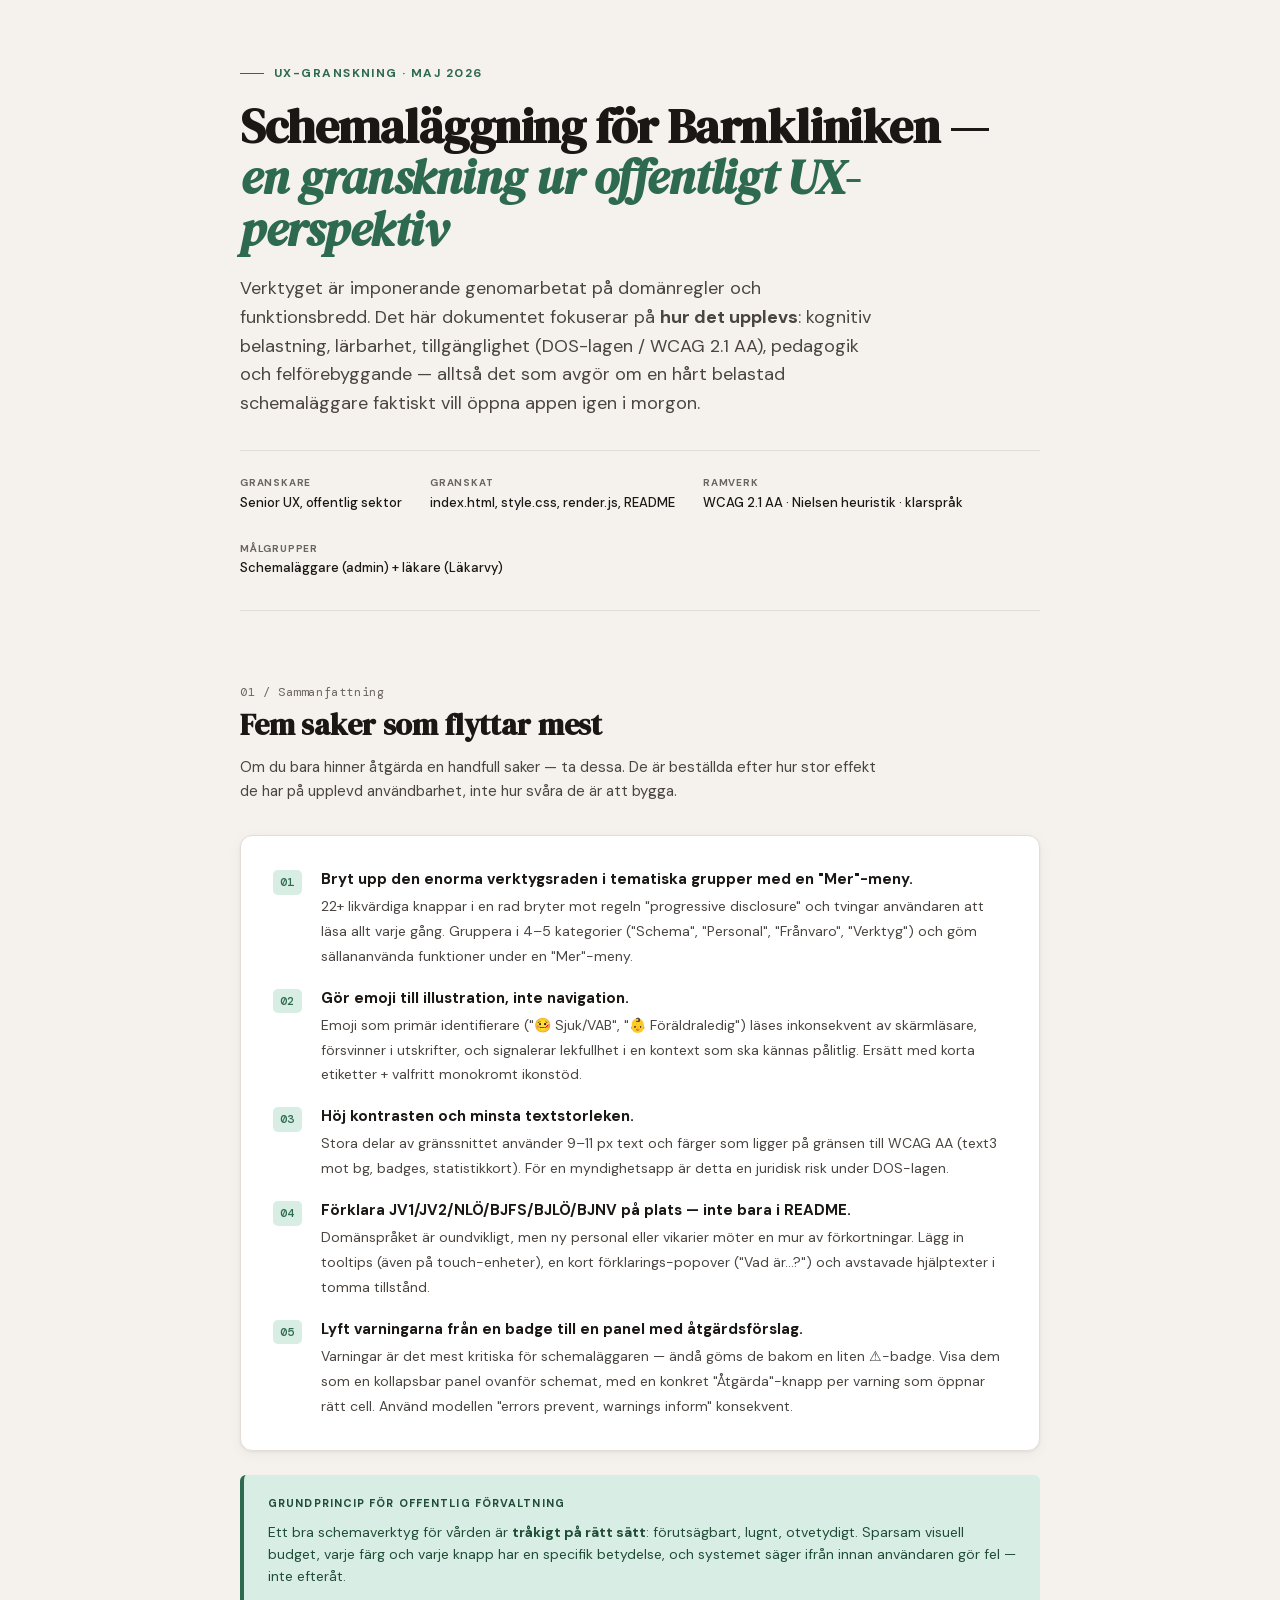
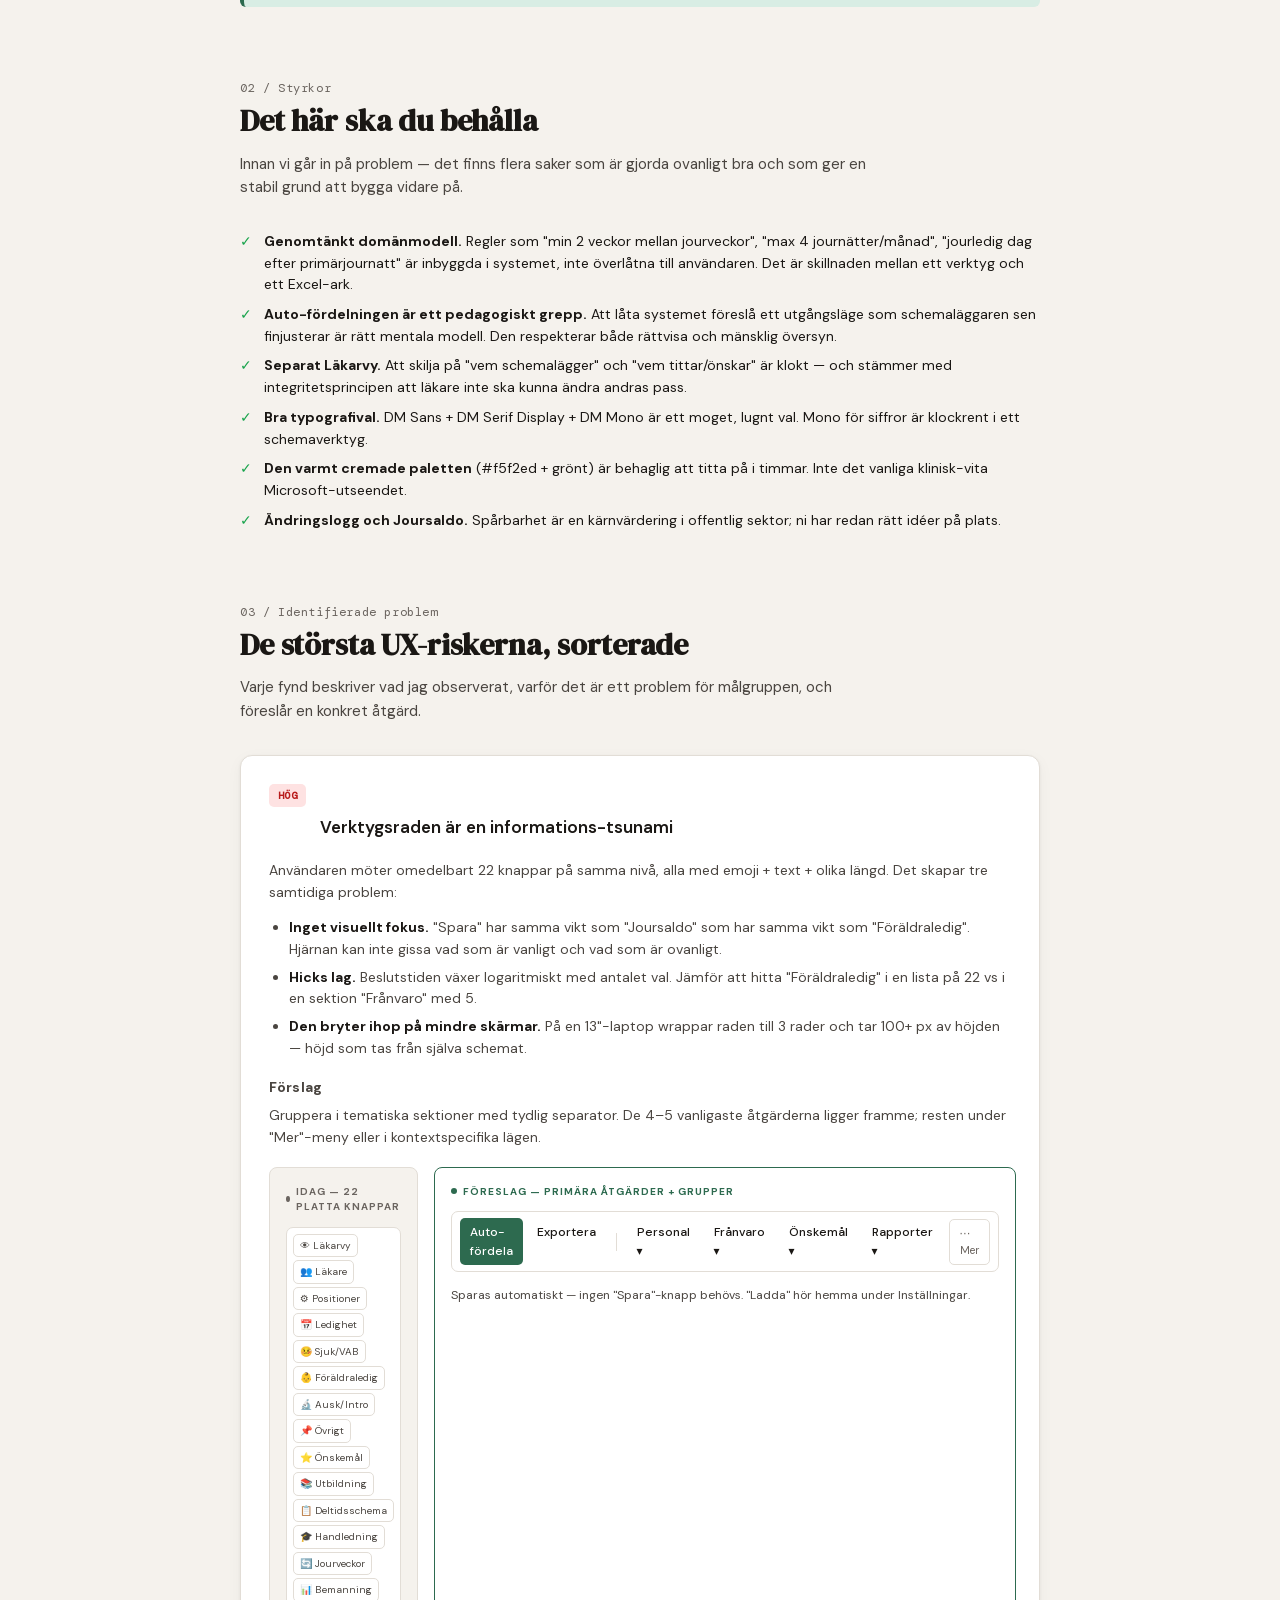
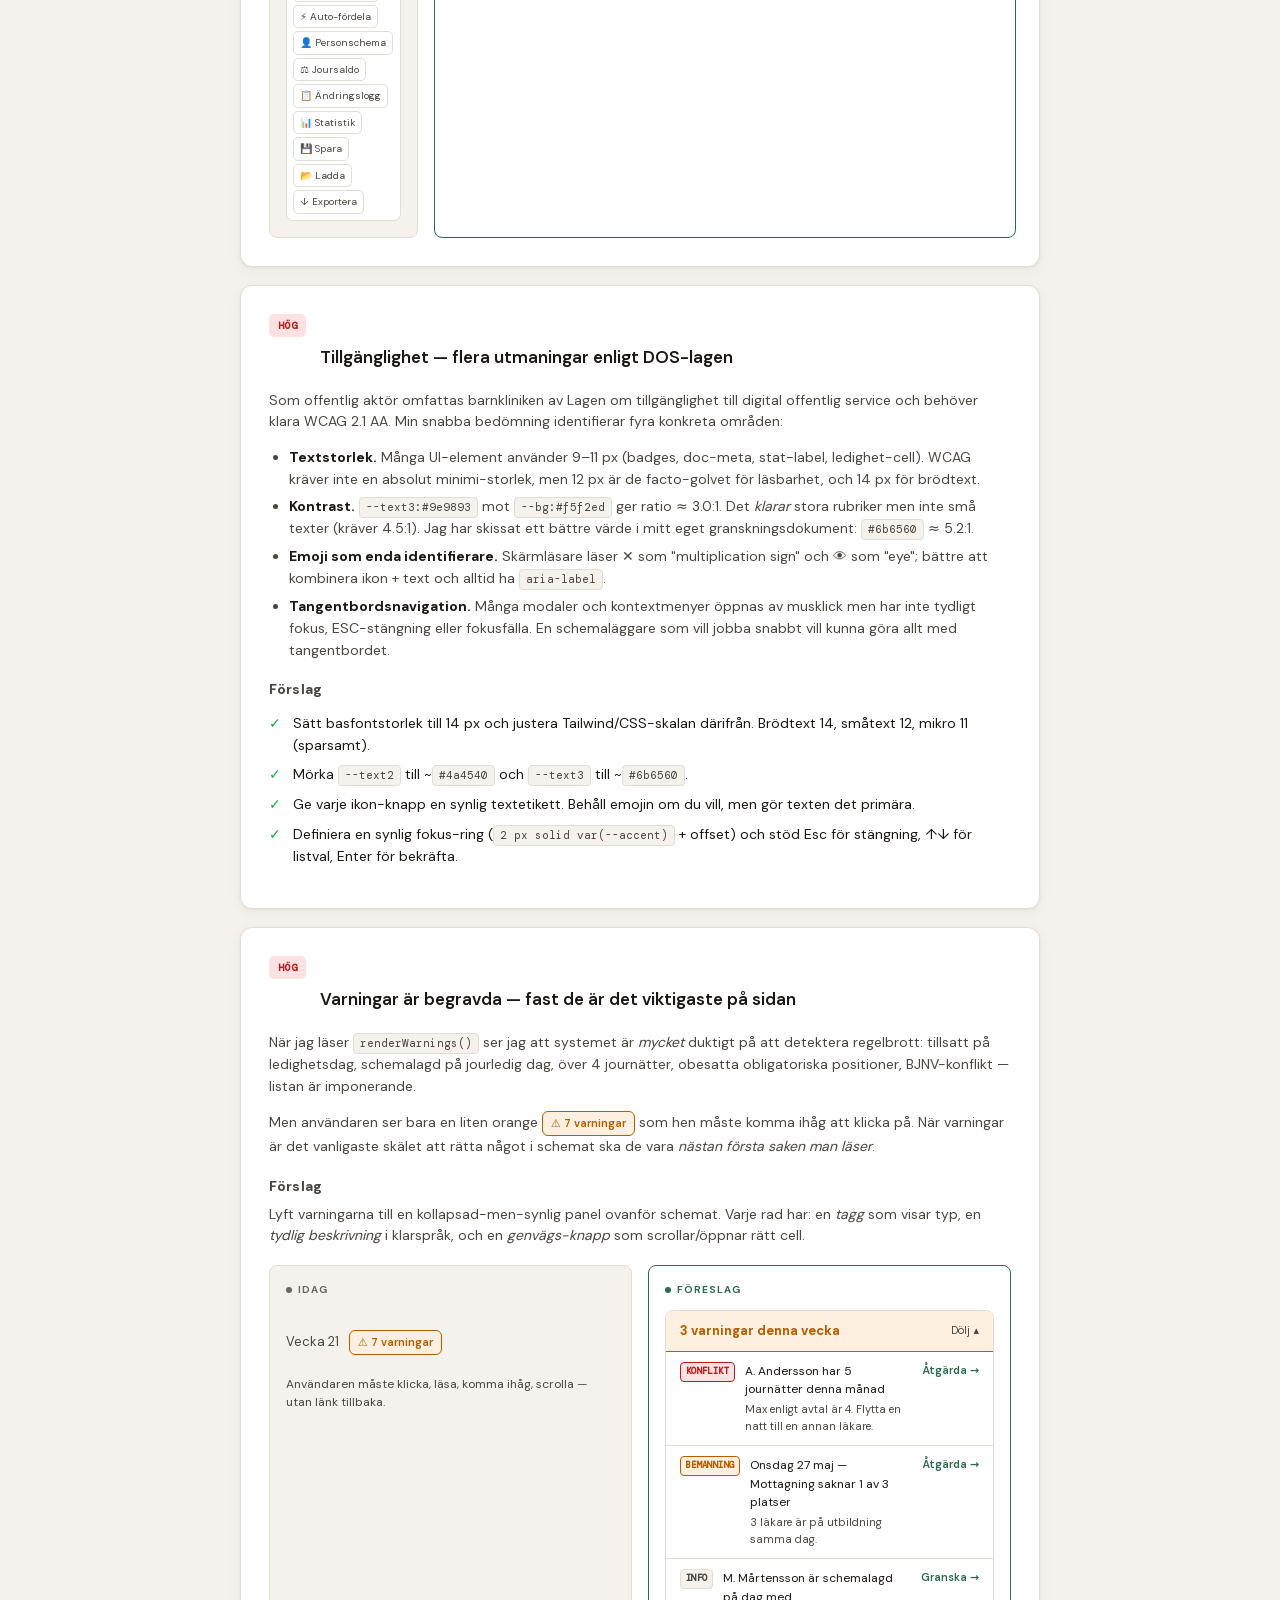
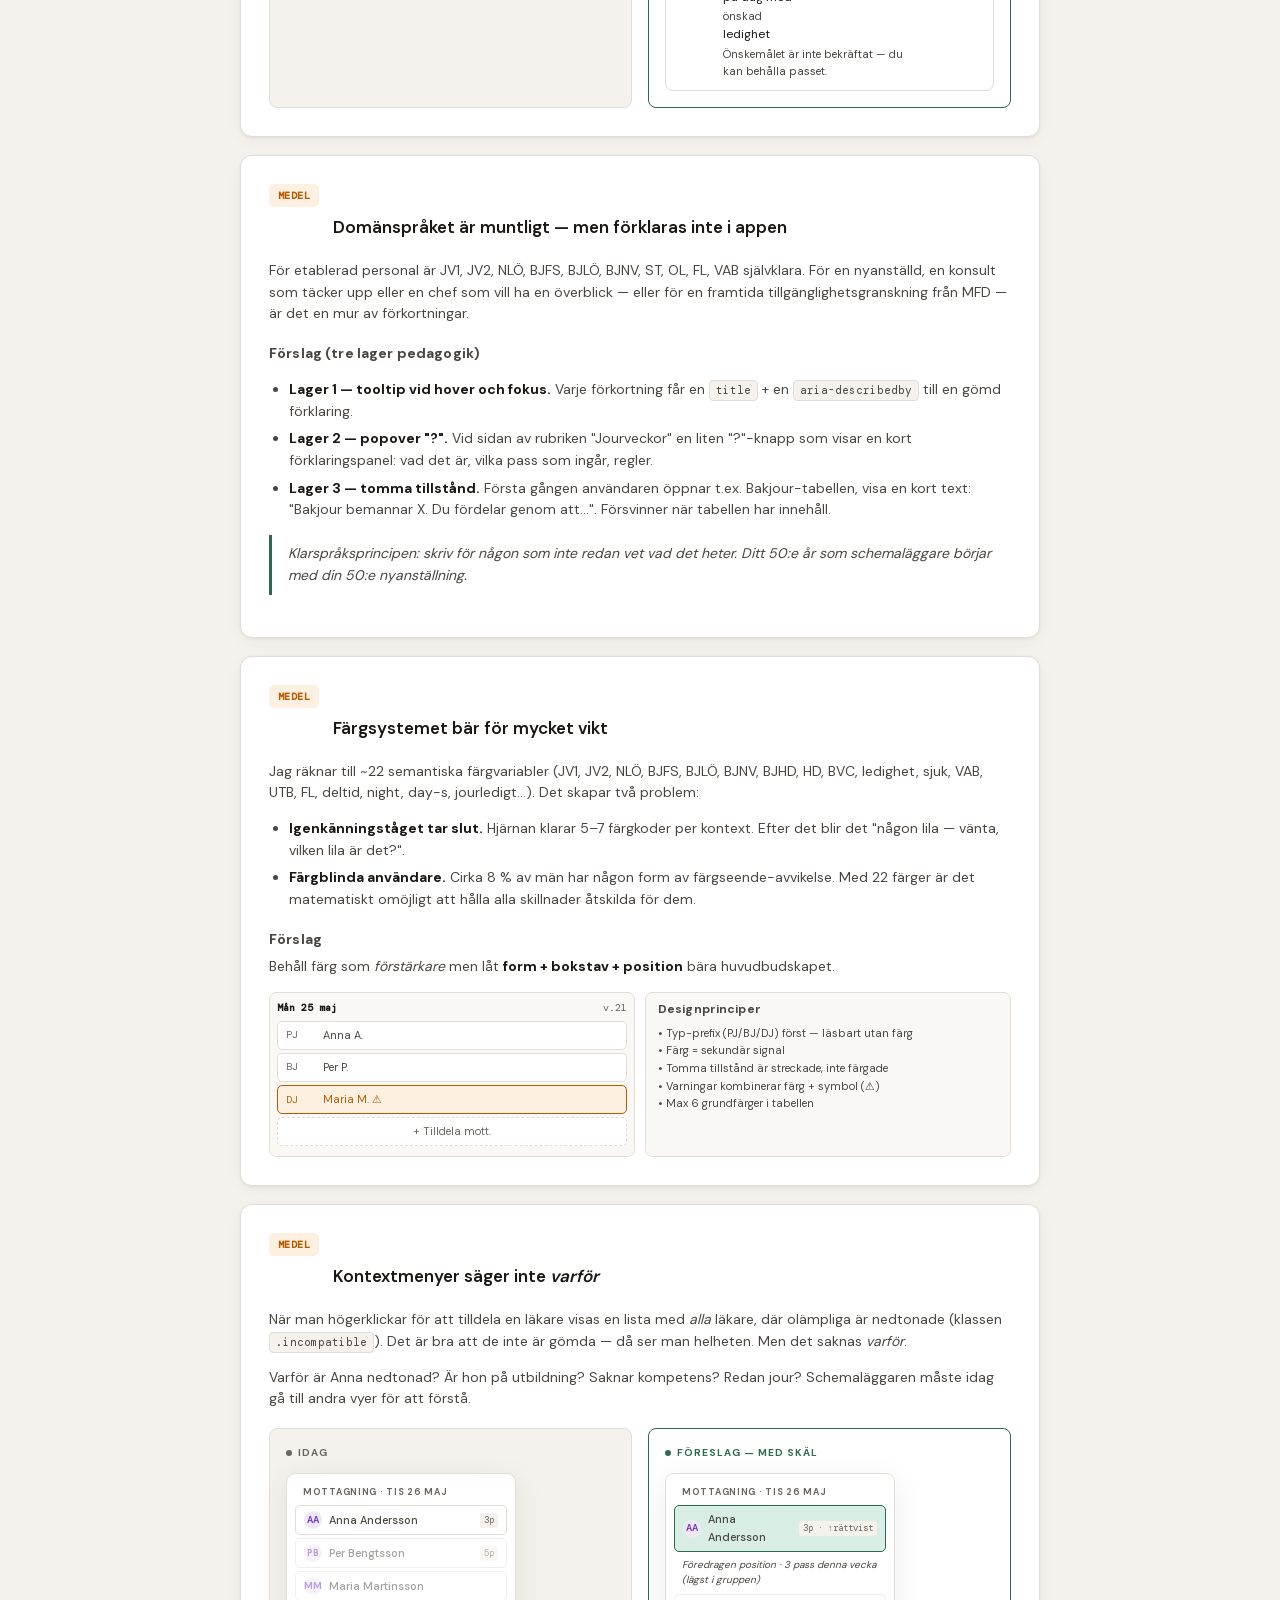
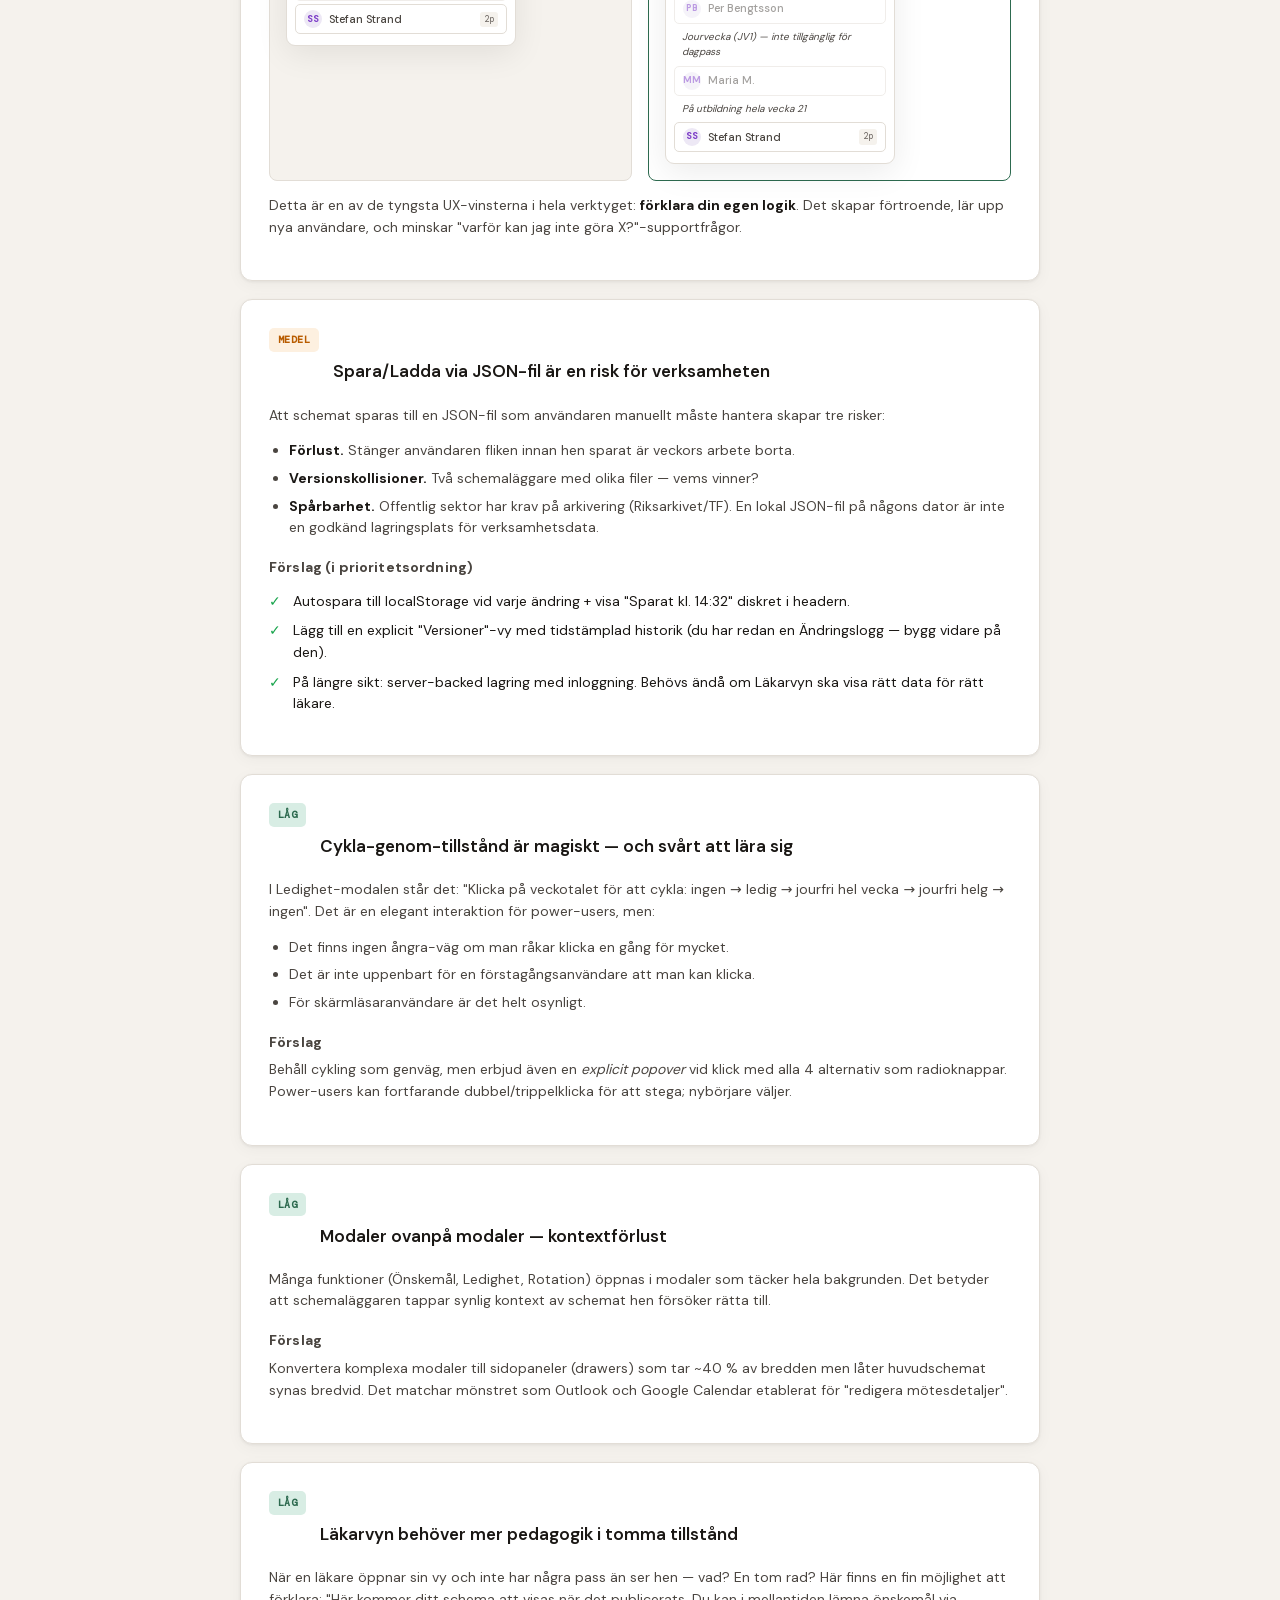
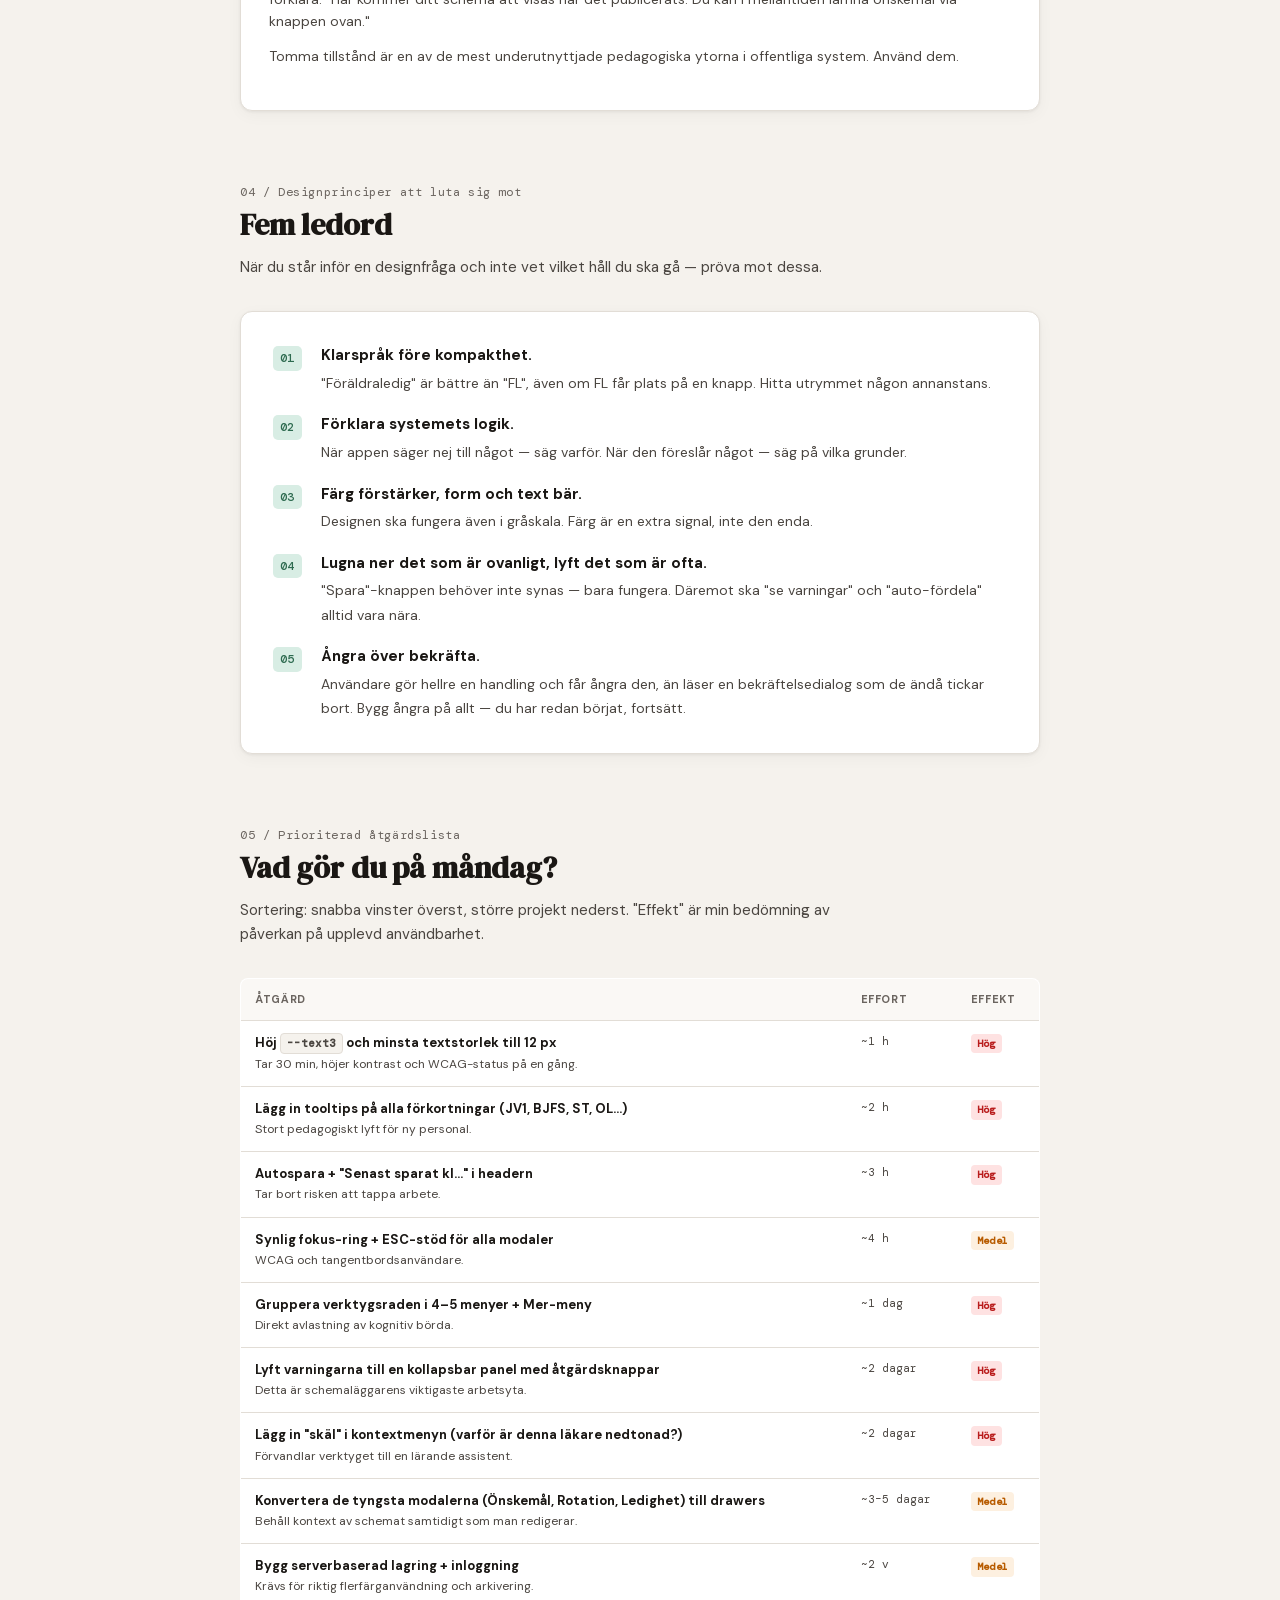
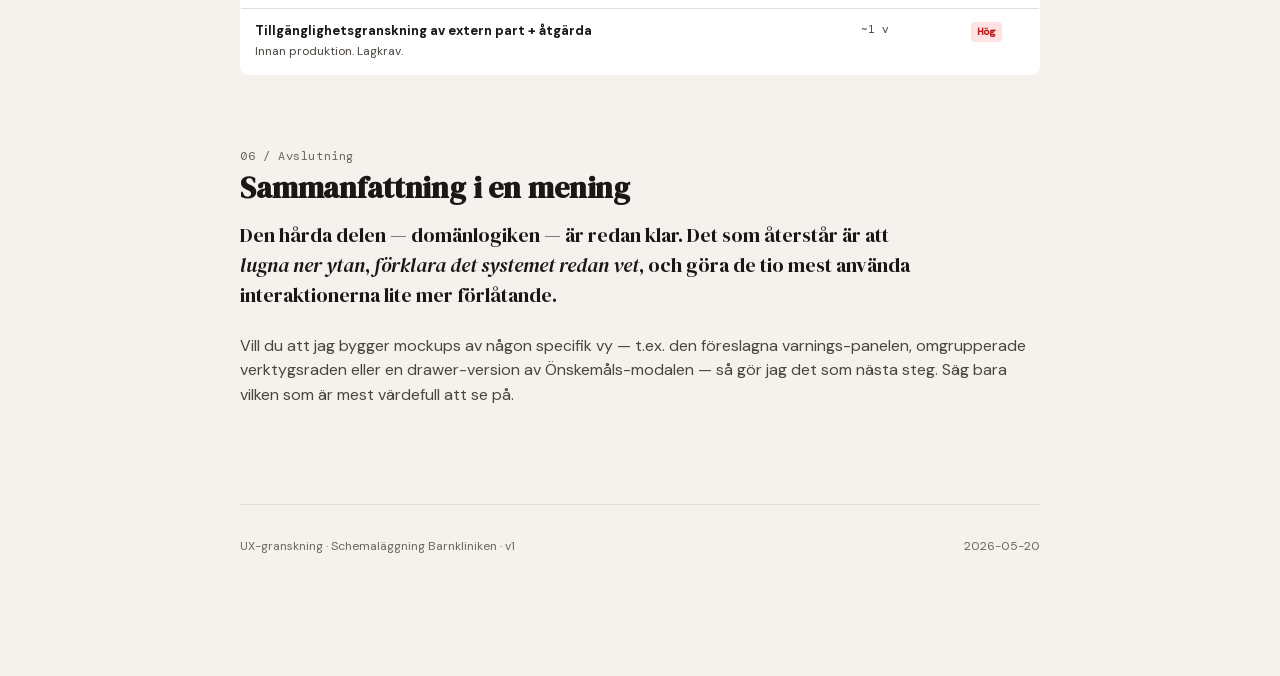
<file: UX-granskning Barnkliniken.html>
<!DOCTYPE html>
<html>
<head>
  <meta charset="utf-8">
  <title>UX-granskning — Schemaläggning Barnkliniken</title>
  <style>
    * { margin: 0; padding: 0; box-sizing: border-box; }
    body { background: #f5f2ed; display: flex; align-items: center; justify-content: center; min-height: 100vh; font-family: -apple-system, BlinkMacSystemFont, sans-serif; }
    #__bundler_loading { position: fixed; bottom: 20px; right: 20px; font: 13px/1.4 -apple-system, BlinkMacSystemFont, sans-serif; color: #666; background: #fff; padding: 8px 14px; border-radius: 8px; box-shadow: 0 1px 4px rgba(0,0,0,0.12); z-index: 10000; }
    #__bundler_thumbnail { position: fixed; inset: 0; width: 100%; height: 100%; display: flex; align-items: center; justify-content: center; background: #f5f2ed; z-index: 9999; }
    #__bundler_thumbnail svg { width: 100%; height: 100%; object-fit: contain; }
    #__bundler_placeholder { color: #999; font-size: 14px; }
  </style>
  <noscript>
    <style>#__bundler_loading { display: none; }</style>
    <div style="position:fixed;bottom:12px;left:12px;font:13px/1.4 -apple-system,BlinkMacSystemFont,sans-serif;color:#999;background:rgba(255,255,255,0.9);padding:6px 12px;border-radius:6px;box-shadow:0 1px 4px rgba(0,0,0,0.08);z-index:10000;">
      This page requires JavaScript to display.
    </div>
  </noscript>
</head>
<body>
  <div id="__bundler_thumbnail">
  <svg viewBox="0 0 1200 800" xmlns="http://www.w3.org/2000/svg">
    <rect x="360" y="200" width="480" height="440" rx="32" fill="#fff" stroke="#2d6a4f" stroke-width="6"></rect>
    <rect x="360" y="200" width="480" height="80" rx="32" fill="#2d6a4f"></rect>
    <rect x="360" y="248" width="480" height="32" fill="#2d6a4f"></rect>
    <circle cx="460" cy="240" r="14" fill="#f5f2ed"></circle>
    <circle cx="740" cy="240" r="14" fill="#f5f2ed"></circle>
    <g fill="#e2ddd6">
      <rect x="400" y="320" width="80" height="60" rx="8"></rect>
      <rect x="500" y="320" width="80" height="60" rx="8"></rect>
      <rect x="600" y="320" width="80" height="60" rx="8"></rect>
      <rect x="700" y="320" width="80" height="60" rx="8"></rect>
      <rect x="400" y="400" width="80" height="60" rx="8"></rect>
      <rect x="600" y="400" width="80" height="60" rx="8"></rect>
      <rect x="700" y="400" width="80" height="60" rx="8"></rect>
      <rect x="400" y="480" width="80" height="60" rx="8"></rect>
      <rect x="500" y="480" width="80" height="60" rx="8"></rect>
      <rect x="700" y="480" width="80" height="60" rx="8"></rect>
    </g>
    <rect x="500" y="400" width="80" height="60" rx="8" fill="#2d6a4f"></rect>
    <rect x="600" y="480" width="80" height="60" rx="8" fill="#d8ede4" stroke="#2d6a4f" stroke-width="3"></rect>
  </svg>
</div>
  <div id="__bundler_loading">Unpacking...</div>

  <script>
    
document.addEventListener('DOMContentLoaded', async function() {
  const loading = document.getElementById('__bundler_loading');
  function setStatus(msg) { if (loading) loading.textContent = msg; }

  // Error sink persists across replaceWith since it's on window, not the DOM.
  window.addEventListener('error', function(e) {
    var p = document.body || document.documentElement;
    var d = document.getElementById('__bundler_err') || p.appendChild(document.createElement('div'));
    d.id = '__bundler_err';
    d.style.cssText = 'position:fixed;bottom:12px;left:12px;right:12px;font:12px/1.4 ui-monospace,monospace;background:#2a1215;color:#ff8a80;padding:10px 14px;border-radius:8px;border:1px solid #5c2b2e;z-index:99999;white-space:pre-wrap;max-height:40vh;overflow:auto';
    d.textContent = (d.textContent ? d.textContent + String.fromCharCode(10) : '') +
      '[bundle] ' + (e.message || e.type) +
      (e.filename ? ' (' + e.filename.slice(0, 60) + ':' + e.lineno + ')' : '');
  }, true);

  try {
    const manifestEl = document.querySelector('script[type="__bundler/manifest"]');
    const templateEl = document.querySelector('script[type="__bundler/template"]');
    if (!manifestEl || !templateEl) {
      setStatus('Error: missing bundle data');
      console.error('[bundler] Missing script tags — manifestEl:', !!manifestEl, 'templateEl:', !!templateEl);
      return;
    }

    const manifest = JSON.parse(manifestEl.textContent);
    let template = JSON.parse(templateEl.textContent);

    const uuids = Object.keys(manifest);
    setStatus('Unpacking ' + uuids.length + ' assets...');

    const blobUrls = {};
    await Promise.all(uuids.map(async (uuid) => {
      const entry = manifest[uuid];
      try {
        const binaryStr = atob(entry.data);
        const bytes = new Uint8Array(binaryStr.length);
        for (let i = 0; i < binaryStr.length; i++) bytes[i] = binaryStr.charCodeAt(i);

        let finalBytes = bytes;
        if (entry.compressed) {
          if (typeof DecompressionStream !== 'undefined') {
            const ds = new DecompressionStream('gzip');
            const writer = ds.writable.getWriter();
            const reader = ds.readable.getReader();
            writer.write(bytes);
            writer.close();
            const chunks = [];
            let totalLen = 0;
            while (true) {
              const { done, value } = await reader.read();
              if (done) break;
              chunks.push(value);
              totalLen += value.length;
            }
            finalBytes = new Uint8Array(totalLen);
            let offset = 0;
            for (const chunk of chunks) { finalBytes.set(chunk, offset); offset += chunk.length; }
          } else {
            console.warn('DecompressionStream not available, asset ' + uuid + ' may not render');
          }
        }

        blobUrls[uuid] = URL.createObjectURL(new Blob([finalBytes], { type: entry.mime }));
      } catch (err) {
        console.error('Failed to decode asset ' + uuid + ':', err);
        blobUrls[uuid] = URL.createObjectURL(new Blob([], { type: entry.mime }));
      }
    }));

    const extResEl = document.querySelector('script[type="__bundler/ext_resources"]');
    const extResources = extResEl ? JSON.parse(extResEl.textContent) : [];
    const resourceMap = {};
    for (const entry of extResources) {
      if (blobUrls[entry.uuid]) resourceMap[entry.id] = blobUrls[entry.uuid];
    }

    setStatus('Rendering...');
    for (const uuid of uuids) template = template.split(uuid).join(blobUrls[uuid]);

    // Strip integrity + crossorigin — blob URLs from a file:// document inherit
    // a null origin, so crossorigin forces a CORS fetch that SRI then rejects.
    // The manifest bytes are ours; SRI protects against CDN compromise, not this.
    template = template.replace(/\s+integrity="[^"]*"/gi, '').replace(/\s+crossorigin="[^"]*"/gi, '');

    const resourceScript = '<script>window.__resources = ' +
      JSON.stringify(resourceMap).split('</' + 'script>').join('<\\/' + 'script>') +
      ';</' + 'script>';
    // Inject after <head> so the DOCTYPE stays first; prepending the script
    // would push the parser into quirks mode. DOMParser always emits a <head>
    // (synthesizing one if the source HTML omitted it) but may carry
    // attributes through, so match the full opening tag. slice() rather than
    // replace() keeps us clear of $-pattern substitution in resourceScript.
    const headOpen = template.match(/<head[^>]*>/i);
    if (headOpen) {
      const i = headOpen.index + headOpen[0].length;
      template = template.slice(0, i) + resourceScript + template.slice(i);
    }

    // Parse the template and swap the root element. Scripts inserted via
    // DOMParser/replaceWith are inert per spec — re-create each with
    // createElement so they execute, awaiting onload for src scripts to
    // preserve ordering (React before ReactDOM before Babel before text/babel).
    const doc = new DOMParser().parseFromString(template, 'text/html');
    document.documentElement.replaceWith(doc.documentElement);
    const dead = Array.from(document.scripts);
    for (const old of dead) {
      const s = document.createElement('script');
      for (const a of old.attributes) s.setAttribute(a.name, a.value);
      s.textContent = old.textContent;
      // text/babel scripts with a src: fetch and inline. transformScriptTags
      // does XHR against the src, but blob:null/ from a file:// origin is
      // silently dropped. Inlining makes it a plain inline babel script,
      // which transformScriptTags handles unconditionally.
      if ((s.type === 'text/babel' || s.type === 'text/jsx') && s.src) {
        const r = await fetch(s.src);
        s.textContent = await r.text();
        s.removeAttribute('src');
      }
      const p = s.src ? new Promise(function(r) { s.onload = s.onerror = r; }) : null;
      old.replaceWith(s);
      if (p) await p;
    }
    // Babel standalone auto-transforms type=text/babel on DOMContentLoaded,
    // which fired before we swapped the document. Trigger manually if present.
    if (window.Babel && typeof window.Babel.transformScriptTags === 'function') {
      window.Babel.transformScriptTags();
    }
  } catch (err) {
    setStatus('Error unpacking: ' + err.message);
    console.error('Bundle unpack error:', err);
  }
});

  </script>

  <script type="__bundler/manifest">
{"f35679d1-a3fb-4945-9467-af3cc4b1986a":{"mime":"font/woff2","compressed":false,"data":"d09GMgABAAAAABZEAA4AAAAAMzgAABXsAAEAAAAAAAAAAAAAAAAAAAAAAAAAAAAAGoISG4gQHHwGYACEFBEICrpQsTgLgxAAATYCJAOGBAQgBYQiB4ssGx0sRUaGjQMQEHfrCf4/LVCFsX8Q2wGoQ9IxtV4sS5O6BZet097Fsh6Y+8D9DonMJ7g4DqfwZbmA/Rs9ieFhGRgykSF1DP+EEszveSMkmeXh//fHt8+97wsjoymCmSWCSnCbNWlchfTTEOnr5/lt/rmYE8UonNQMUkIk2yctPMKYWRg41+XWLtP9Stf+Sn/6o2LR8v8fB+2e98cXFiSjNMAmoECTwAOS1fin/p6du38mpbjxxBOPQor1v/WD39R3kEzuwvo5c2NOoUl9Ygqbw8w8yVxJs/mf6dcav59Veb7Q11tM3QL9CJ/SmjrO+k83DySiCCOJLOHCf/P92621TOc1mF6/XNsp4l8GaZ1USGU217bmbtNe/waggE+x+vz793+6zHa+v8awfvfWwJX3gtyPZFdXrZs21ZWjkdbSeHYMLMORjtasI95DbRC6S4dFx7gBogq4S6pUaVOUKZouJVfRETMNuBaHPEZa37el5cssWXaiCGGE6xgDLS/ndua0/YMUCEgANIGABYmDJEiAzEKEkJAg6bIhufIg+eiQOeZACrEgHDwInxBSqgwipYSoaSF6FohNBcTBDfHyQXBBSFgYUq0WUqce0qgV0qEL0iMCGTAAGTICWWARZIllkBVWQdZYD9loM2SLnZDd9kL2Owg57CjknHNiPOwRMZ72jBgIAsohcc4pRPVOIaASkwFh/rtugLTxa+JokMQCWmcMCITxXoGszwhjMxosiw0gkYgXLw2SBES+Lbb7+HaULC7GlyE5DjkackeZDsWaTRcLhEQob9nKUF5TsoXTv661rG565PB8c842w1STTDC25ApGWQ6n0mqZZMdjo8Xlbq3Lf7FscbqOcyBuxMnTLO73x5KG/eRc/nNYmm985kPveM0LLnrW48456bC9dthsreUWiurToUmtvptckJedkJbpwXQUxN5huSjdqxJMDLNlIVGfRDdNcA832I37QjFy48BpmKwevrNqqMxRcjfhn8qN4SRM+GshULlJmFbDOTWHcI4xp/yeW2XfTMEJoIcDx2BC9RO4w2sC/tj/E1S5MZzCSZhQDaSug47HSZjG4Wq0EY7mUBMRqSjwVTLa7MBcNFYMXCdkNQw4aIznlMPBGhyjxoArjtr5gI+dGg09GnBCb7LGJrUGjmDLOEHRulDwJsA4jMdZmISpmIG5SEYqMrAQmchDAUpQgRrUownNaEMMXehFHANYjXOxAZuxHbuwH6NqJLnd+wLdgY5cV9/1mKB/[base64]/mr2qv78lAucnnP31L/024zGIxLZTNnZoyeDaDK6IlNRskJV6djU39v5GqIySf8lPqPdusn+rNqryK21YirsOXwZjXvU7v/uv/jvfvUvRuW1vD9+O3rMSC/yUQWbfott9JR5zzvFYAf/sHmdF9cww385y0ExMDFCZqlGlGtJDVI6qSql6VFukaZmmVrlaFJrg55upB1ooug6pWvB00fijkGFBpSbFiRKKZ5WEZwLMCzCNdCQsvwLSGwVKkVyqwitpLUGnLryKylsYnaRhY7GW2jt4XZDgZbmWxXbozDfk5eh/kcVemIBGEK62ltVmEvm90we7gc4HYQglpnPACeAGJPYDkomRiU1YDSiUExPkBCaN2I0yB1RvZ4jw4g5fnGEGVguSs1O686MOOh8CQvWi+AZcwSyDc+cGqHGOUBmllXKjKBhANbDULOuykkHN9ahA4wxYg12jqPGRACgSGQ/rRKJU6b1v6k7RI0qCX8i7ynAD5PyVdHls48j6QarWG3VpKJBDA/bYtLLHfsrwVhtZItmWyykR0mRqJpDQw5D4RIerlqrpv3MTnJafESAd6dl+T6YCeIXrJQfF+CUw5sP8k8/WmaF24Ds6hMosqif14LNYRwe5Fgz4eXzyQKm3zSJ5IEmTRwQCBBUYbIQAziwUo0EdDQeNYR9wo5V8WLw44JGWSpolgwoJPDluvy8MCQIrrgQ9MbOwProLgrHk6KMCuqtOrizqEpuxK8f+Np375Cdk4/MVkdTwTu922XRMtgS2HN28z1GLwnLI/[base64]/B5ePwf33mSxDEhUR1mEg/KZ207SwyEOaIQRjCIIzAoWmTd9GwVLBies6qkyokZyaopXpiy7ETZmVER2uuvSfYkiaJ7AME0FpRt4zGInIWXmQz9ZI7X3048x7aVaP1I7WmgvJXlULHjcs5fXM7YK+KCEruNOJIWqEl6vGqo0JDlBQP3/[base64]/761HOw6sfOetAeVTdJD+1tfj+vHfb+lljm9qdOxGZNKiVTNRR1KnVxmOjR5lOO7fmkDPqsncP3N/r16WUPPY/AUD1lmdnY4DmSkDZg9Cu9iao3uju3fbuzvaSm+ZMdpcOq2fv+N4kFotzGa9unhUc3QdqulVv1Ccnyu6rIAZO6fn/tpeN/+dq0MF6TYhaDg2bqzx2FTL37x4iJibeaBLN42Zu3uBn7WucadbUW4q6sg9iP0XccV3xlq9emiuOMI9UrHj+LzBdxG3pVu7mTWx3JreTIMRQhfx/mZneTfhbNo+KnUfjTaOheMwcK22yD6faCk+d6XELl9/v70yFtSyOf6LIbkb4ElgQZXheG/vyI94gFuIu/1tO9etk8CPtwrHnw3wXZyu7JCW1aqttg4saw+3ZTMtbhW9Z7nXjik1mNW/DMRi75GrmsEUJrqDDqvdJGRJvGxzdj0l1GwXl3ka+TZTk0gWUoYpHz0lkFdIBIWpDqYh+8WgROBSKZWhdjHQxDRXpq7PX2hNStAuE3BJxKcQanHzJ6FntTWtivLAgqDxSN+A9eTSsN9VhsskXbGONtTjXg6E/ovOt5wX+4Erth6lbl71JfxqdagRwwKN1VfxS9X6eb1K6O26ELDlN+UH77z1A4+jDXV55kxAyPzubP0jfr/e/wFmgtXayW11vmLt4kacgIjNXZxiC8fZ5567PmnliMjA2Rw0KsqrihVdDX21pVi8M8GPSSQVIhO/[base64]/eC40BeP7fj49ZxA27QW/UO749DJLYugzbqdmui3QYMazVIO7XEuEIOswSzFLLkX97ql2bprqu+qApaDwu0XhsUyevzI+nUJeWkLI/XGI5Y7R0/hoJVkpXkRx/OXVXVa3Hw+Y4mgbdjictLveqbTC5/8tV/u4r4vmCpjp1/Xl9LSNgsFZU8342mvPTXsrJfSsW33Cd+u55RUskz6t2l3DmLHQNXYSB2uDwvL4qtr6ryHMYgMoU/+c57I774It/NkPcHIqDDxll5eUuxHbwvecJxjF/x/zC+/ez+TYy+01FS0cHPZd6S8D+2RHtcWUCsqKnubuPiDJPSrlVXep1pwBNbt14b9Xgs93Ebt63Vw7MWsz06nXDp5XHhc/RHOrcqCDi2rDyPXI0tmDNUmB37hEmqqalq1xq9+jcPYiCS+mg43hUKW8rUigida6QZE9yJ7WaLttUTDjW74zF/4W/CUpxGe8UYJw3k82TJYlsVGxosLmMwbSnmKBtIceqWvYK9ksZtFEWckEiM1ETeorJrNN14SncDi3v/9tsG8cG6u92u7/s7WLXcvCWw6/MFROqLV2qOL3toWdj0Jgx2FeJ090pXEc51A4/oE3SacOfT8NEA+a1LzXS1hv8bwJaQ3MlOj9kz5FxYXBdIcT+NTYb/S9nbzTgsXVxjqnnwQe9WpbBepRq4f1neZcFXTK8sblxiL7drNOUO+xIgHGrcatm6wLdAv52N0Nw90tsZg5J3z7mVeBHsKo9WmSU6k14zeO6JHWUppM5Osxm6nNolhRVe1ebk6n7B8HqM8jCk/u3rVufX8KKs6opDcQUmE1Qv9oRfhBu5nvciQeBVMVc45Cka1vPFxWdZ2hSF3Q68Sus99rWeWH1pdvidIG2h3CTnXKcoFyhts6RGQanIXCaB40z7a7deAIOEjHJlczL5X3Luv+9yBL0VCNrO1HUU6loqbR6VMgK7ct/rCL4XgdKqhjF35dgnxjGX+yhgvd9kM4H+GcdYKhV0jc068tvh7/LIH+emDJN196B6Dd7HIuE0jzctFH38EJlEySeRuw8tn0KC3kRpuZZVFFIIC9kU/Fo2MyQnWYDABAQCEkCDGG+d0hnAHFMVngXQ8f64USeClaUDYqnE5GrMnBuPR2Op04JjnEtmsJKX6ePGhRt1jhUmCndUPOQZBZV6tj4OZJZsnI+HGgXQEGcEwYJqPbNOkFDU2O4/XHVJXCE7265rBECnaWFJlC6lGaB7KBQZm0WsqFCiN0tQsqjc9nwLVUdWxaoKdDF3AB3MOqXzbqwPYPJefguthNZCp0kngFo1806h3cNst7Z7YZPg2YcthNMS4J+PB46Fio2JuhBDCS02qhhVIxKBSCL6574bKGXhOmA0xOLBgpVsTNQZbE/yzTRIWUrK2D3CgCTECSYeMo0NqTCofiQyoWcwaz3fsMdZODDzwOaZmdSEaADZ+RnR5ZxALBuJjHBxkqERDD0Tb3a5XayPktBwlEzFV8+ES0lA5pPMrtYbVm1PCzWWTEjkPBxN8oM0MNR4lBvrMmC9CtC7YvSQBg5YSqh3cF/[base64]/Nv7m4CxhYyg+6Vgcicm86OshR6r/ppabAfTPW5m6CTdArGiO3cS7fksXgX9BrHihYQk54gXiMtI27JK8aLnFCSJ3CM/b7nmv1pNnjOweEADm8eBqlIb5rknl1/oNhoSrPXRtkE6OT0WDhIzwW5Z9cghQT73M5dIpPlJw4b6MRekOpPYiP4ZRGg0/q3AeEOvefkdc1i4xfRxt0vRQJpwaaJTvacRUqwRRM58PgTj9cG4k8GdLLYqb4tx4gz7R2pqzvbT4MZ1AW9OGS7ax7l9gzXZP3GJ4blGUSPDMfEJhT4n+7dto3Zaxtvw+De3Vh/nNBUCT5a1iSCgAAnnrP6PlM0r8TU/Cng/S8tB8/lvyYX0PKPsP9eDZQigJP7jVlfWkaROuWh/Ct5l5BhubA5t5RgxQBTPKF5UYKwYranmfogBHY2BFlWSiuKla8tA7CsbO1VtkVoi25ltfLTDCs7GHUaLqoJVrq2WmikPQ6rsJXGCm8raOVtr78tkpXAqo1+ywLkQSFEUybgGHygD857FER94KI+K6f2AdvhBdyHb7lXE+5FUp4IUyfs9ZPcQ8uP/C+1DQKecIrnE7tWgiwG1eXadkdFBXA9EnccQgqEsMh/x8UQeOm4WDSnj4sT5D0uHoVEksYcWCtqUv1UhNEhzQZ1xjKq1QJDssd/[base64]//AJ0N/[base64]/W2sj4R/[base64]/[base64]/l/4qtqmQkmoxnM8zi7r++3khbQTW1g1YT2Ncl20uw5JAbqXQEA"},"8e5af1fb-87f1-434c-beea-60c2df09e1b2":{"mime":"font/woff2","compressed":false,"data":"d09GMgABAAAAACHwAA4AAAAAR3QAACGXAAEAAAAAAAAAAAAAAAAAAAAAAAAAAAAAGlgbhXQcgmAGYACEbhEICukI010Lg0wAATYCJAOHBAQgBYQiB4ULGwk6MwPBxgEECH1dRVE6KCOz//LAJkNdh9XDhE6KA2IgiFniYi5ba1MqZd57If+9vU1T0NTlc/M4h7ONTBZ84rEcLx9AE8N0hMY+yYXCxsiZvQcmx74IqvGAqsbXAZBiYStsFYMlGJ7fZo80mFFTNwUskCpp+cSHD3xoCTELMdBtdzu3dhHlvLuV20Vt0wvXoYu+iu2qefj/cf/tcz4c2QDMTGUoTm4fbUKkV5+m0KAqV7g5vnf9Uue3Kwdm9sVzRf1/dVwDkcC2PkLR3LHcKu0hQnLolpc1mV+lIrqpha/LsHQaxRVqBh7o0lwepJTk2j4BzWgmY+dR6E2oOfEQA/9n02znazwH8pGCzlVhKBrpuHSKMi9Fl+rvzK614HFWqwPJaxlQezowFQe0OtoQUMt7LAd9IcAuL6/PS5lUXIWLoiIsYzKW9hKJ4o+Z0o5Sja/ZUpuVC3cdp/EgjXGITsYam9TH50pfxuajYyAYOWKCf2+Elcg+lythxcJIgJHEBMPMCcPNByOgDUaHmTBuug3nrntwMDAAxyBYG95ym28+GnVoINjNa1EvSFzdEe0EifAA/P8vAML2tBGkr7UHoUDIiKkXCkQ2knlEPGDnJijz+nQyBSHqyJIaFqbABNvyMP7KyaRXkRA31dKUDUmnvlRM0ZtYzD/+5gu/Kb3PfOSdlXEjzHrJM37icd9lhfQjyqO02tif9L1BbAYehfgKPgjG+sIqRETXHW5yjcvm2Rc6ELcz7Qmzd9hkjeV64dlF1JmeyhL5MJgrwy7HK5QcUKBnidqkTZ1vfwqGiAHglxrowi9+8FUsYIKb/RSZHOwLi7mBoOORSRGyWhBj50CZlmOkrXlNMCgb2Aj6iiwA95awnQpBqEC00CemGOVmuvwcmNO/6X46HpkUUbF5OWbdARVvKChRujIyzENpE0T5dKHLLn1Ez9IoXUkXRYYVuFjEc5sCmkCN1E49XZsQAMYUBqArMsbPsGi8EI/AXuz5vrFKHSucexrMphVeKog/68tKsavg8nEHd4W7APV/TOwFTFuN1HeAdNEitIC3UOWaEwY0sEh0lt8nbFhTxcPAWw5nqzmwEhEtXcm9YlmAix1/[base64]//0EjKj6FPQzmjgFczVbt1CxqTqL8B/EmwCYA/vu/F/Cv+7+4/[base64]/3aZUvAIdUCaZarEIFot/1DxvZ1qqaVBzZmoAYkFTlHws1mhBf6qk47WwyZT+aA6/[base64]/mecUOmbBh3DhTXvzhZBh5Ti+kON3Iqx70ZLlMhFYimaY7NlWqy6GMnApvTx8Vat1jg4yDLPQqYioe436cOh1PbP8G/PcatYVZ2DWe1ffEOWE6KaySNUouHRFLkViNYkfQHK8XRzSGSFJ7KfydhymgC1KxIZkhdjMBaEveQzN8dbZmI9X6z/Tc80yi+YqoDI3Y071REAZVPZ5p4CI/VCnKPilQzKSrOGK+OLxMVBWIcTFtrPZmU5La30OXQt9hnWpd4l/WNvjq0Onfr8A+9pPwzSmngsT7CDfHFJpNqF+0iKhlnxQiQGUZcrF8X3W7EHhA6fXsuxa3YS9rcnL58texLtEh5LjNbeZN+7U6mY8oZYiwXySm6Hj3o7kXXQtza0uMdX2TRznKpy9LEr0mBJxuc0lhKildBwCWOzCvnk5pwMM0bmUWHQsR2iUY5RhcceRS5c33Xr54/+VmQdrt0Ysh3yvLfS3fj/Mh3NA3EMa9C4Ac3m9JFCx307UPnP7kip3jFq9MH0Gq1mGlQ+7Z45i2m4Z5Vrtm9asTTJEe6G15VSfr+XIrYO42z3YiSLyILpq1NOXcOkJaIVOsk2VugZVUqMDwYixcc2EpSLrKL+70vUq5NZCx/J69XHkjTzSh1o7D09NdpHaGEZ8hYXpBcmAZKkjJOh1eTyp/pYVgZLJztExQIPhYyk2ui6rC2ErDQng6acikMUH2b4mHojgQdOK6UGj9o0ZLj4PNcOXEkBokKguEvviBzRe5Wb3rDYpK+mSNzNC4IhTWXfwawDHjqujt7SnOKC3GyTu9dCE61SZ8E+l25G2J3ZEEXHKnYybSanKqiPkG68t9Obh2qlxlMbmz40HF6h0rRXSRnp/FAOF/SwLhu1HI4iQpsVKPUVFPKOuF9bP+lk7VgIRoxYkLtt5aTh4eDUrdYHlb/Z9M+3B0LEO5qvsaSpEK1WpsRB6VK8yQ6v1YLNa8mRisOYmxL4bs5C+NAMqhpL6+bx8Cjek2GyGiyB9+itz2STrkiDlYuyOPR5cfJtGiF6yO/tWn+2qw6r/ra9OwqvmbV7FABgTuVUxedIUnTjTNrbUjJwomc1kKRQYuj1m9aoaycGzwKBRIaQMIJnUn4wqniU2poXI+XL57VHa5JZ0dFSSZpUVTbp7VPUMLP0ugW0jG4TzmCnddFE3KEmKCqeACju+bFQlTM829BmwDazJsDGo0y6ChPniy5hwW5H/ToVBm8xyi999I2dnNK6oCFETL7SjjFvweyT3bN8zqNONNncSogdRnLzW0TsuDRqPtxdI80d1C5jYVPgr/s9JXfjdJrRxDUdr5gv805P/XIzP3BIVd7uLgSr+PHr6DHI3cWBclCOXorNIcV8/r0qx2Mj6OfcY2DUX41zbcUmC+5kHdOWxe2byy0M7rRGjio23LocpJB4gy/uRqzGzv6d2Fn/7/ybN0OaqElZ8gge5plGX/VydnSHw9zA82iB281626i8AhhbW0O77mrq2DWacOlbK5Dagv4ES/ZoAJvE2a9tMlzxJwL90cd1UvjRQ5qIbjSCnZDw0QV46J7SglPIXOt9ci2t2/QOmgyzrGF0T6BSvlTugqrGdS2Ym6+euzwnlhNRTDzkgcstshzC5UZ2xa7npNm0faFzpsQUrcucD/Bsdg1Hy5QeX5vBITBpisSgTWx3jSrkg7aiuf6NPWElxp+oI6WOkefv1/RMXc5XRh+JK+ApiPOo9lLTdtnNUUrMvz6XwYv2w/smG6b34XTxQeSg3PN2lIpgRyDZwuTpEsyU2WbhAfZwJLfiTxaqdvm7Hbjtmqzxc7Nvue5RnkEw0ODI16pjxn6MoPxfmzB8dCpt/odPqqkeeJBqzXIDU6V98jFijZVwsbzbjmFVFXF9AFaPYGzs6h9YcX7KiLTHPD0TjkiYtgRflwUdgQQVZfRyU23JLpSysImnZW5iOYbjAuObGaGbfUnpNWGmlQbkzquWZI2tggW9+3T0U155YumE1/Snftx7nO/9Rr4NO8JCC/mYENhY9PFGWZIjgkGPFjxLBWfYxPE9wjPuUas500eyL0zmjjBRiWsS4ca7vRESVS9Zi5z4Fqt3TRaR+1GSnVpvpcdTV5rQYxAwQYas9Pz47SqdJL+kZQr7YaseF7k6PCH2CrNMm3Z9HJKR0S3jDhOVMuTZsdb0u8s+37/k/XKadu+2+N+B3DCD3otMLZ/rFaTo8oBefdGa++OVggP/zFtPgI3uK68jQH2i9FG9NLXR9Ajzy+h1CNbSw6fiPS9vGA20I19HQ7X29Va++qYJLNHVyL2NYjMO1au1hsVMgksN60o2IDYIKXSBRnXAT6p7KUgNNQZhva+FCzrWNAfX1e5zeEw+Os3LVxUv9FvQq3bK5PqB3qAbmz9yKuje/dq2Egpqq7o1AtmeTyKcS0VauBTOBCHYs63vTFRxnuC8f1qZDXwjb2H1n6tR/XPa1EQGnvPXvsL18rlgUKSpdcHDXV3aYdm+j31s3tJtZXbEYvKV7tx0WDtervMpCtsydyB/[base64]/3oYHX4+jqbr8Bl0ilWkmLdjh2ZFYnFEhAHL2NfORjmvWqFQpD6cG9Nr11tMFpXKZLWs3zmhd9nG4eBlE8y62BS976+UvYkWbtzdOWfpnrh0/fS4xyZdLRJRhRI2tiDpm5kNK8iEBZSOuU4LIlchsGcOEJIsHVJFPdAFSHafFbboeHSxs1ifUZ3jr7cIRY5ajlFXxy/xywM5t9/hSs1ibkGSlQZlnPSJuTaFXO5vFgJs1xh6CR3rAkySsUNe2l/+ofeTcn8tgpTVln/i/bBc0x+Wg78ejZa/bw/hocejINw2WmacXjfd53DRy74yNVXZXAEYNyr7W/Nqyp6UmpsVN6tqXkvdnQqwac/2Vx/2vPTq+JOeBmC4ldmInoHbmBEUYEhKG6PIwEA77ZVL4ufP4EOMFT6tzBQskrXVdFYIECIa40HEYjNfx8m3cuYZwjS6Emwnsc9RtcXOJo9byuW255F9GW6cwetU804/4ZxjOu39naRppN+km+8qKEn2OWIM5iqEq5Wewk1BeStLXuPRYBqdaTzMKmRIpfwSPrMwC6hIcju3mBhrha956VSnQArVKqW9Hq80Wqc0OzTOQCikWY3GBUQIEJH0LWp11OXSfraptRXhUCLqO6rni2l6OsOhVjOc9MTRpJDgqC/V3hkE00iaOqU06vVIe+uUGiXKKaR7r8GxKFFm43Ec8qRG/tMK+CRzJ6yOItbSvnadge8tfEDI47oztgk14QJdoDXm+CxaqS1bBisOt5apBrqMZhvLzOK4ZDKOk1IsdgIncb2yAJ9kbIPUUbtdFW2HEKQRkrSqSYTEeTQ2YiigSx/+4Uk2tFeVjyl88C6u2mkEofs2Ne1f2s8vIy87bGa9dQbaU5RIcxxFjv7snxELyF8rnp91ZCRzQTBssHI41jqus+UVmzP3E/f4FNPbZ3808zlun6C0ePpxTQU2ZpuEz36FqEyCr0WirwTCP+YfEX9WU9kullZjFzDzZlu7PwGea16WJMSXhqrC9SwvVQ+ZFcXaAjosSgZFJvKMnNx+cu7i3JzBRyZklyk7O4osCQYduxDQ0PY0ptzBnFM2ud/POiM1rRA5kz0tzo+YiazQp/mnHUSued++cr39wQPi79zyHQYLrMgBenb2ALKO9ZDFO4CAohfwUsJlE41meBN/eTNDLkOhiLuu8Dw1by3X6XmTY2To4QGBF8ZYC0FUJpSFytubmF6qTm5RK11ONBmwSMZ2jTrqcCjGoPE6K+xgwUXFjtJSQrJZTOiMtLrKoA+8g5TvyQ2WsF4eusjmNQaH7le1UZ1Eyj/97s14CW85ceuPEuz8M+unnVQE3iGZPStmzPCuQBh6OuYrPZ9lNs1syiZ/hnExXfnZ37c4YmGkUuWj+WQfXh4js2D7xiSaIaGTxvRXVamkHW8A2O5fMsS5iHSPRK6qUU+QLQTJ7XyQv4qCS7WjXDw1RrzCwcf76H1aASIo1dQpZb0eryxao1QpHQIJMc5quPSs/ZvsReaYsrPKkVl5vQUZ+Ld0ElUo2KzWOjUXdyCAT6qOBog2f8AgUsoiFKaWrI2xxzbrDepGR8BfbycinoJveAIvmXxGS5CUTWeVTBEag8VgIclXU4Ur8/HkPC6fwfgwj6+VC3M88TGVmcwTYo3Sov3D+6+KXVUhNVbXV8D5oX9+PUvJtGlPqS2lfJbNzQY1BpvWlzyAWEXdCWjpnDPImWRmLT+CglhSeaj0RyosKlWNFxf9BH/ffV5zcP2h9dX3noPZ4eceY4+3p2pSlnznc19wbtg9MO//feT3yqVn9cqI6eVfuejc4nNgw/1ZpNyTH4f2zjk0J6C7CJpsBV6Kfb6t0Mu0g5g8kwERKH0Q2hZbW16Y1G0bqNLr/Q6/5RddkEjaXAQVCrdQ6/lrc3O6ACtP7hcJKjQaYaVfKJP7hFCgV6xDpCY+rIONsJZPurbAFAJYJMdMv26oq0uRcw7njA7i+vGthpyODeNPnhRJXAbOwLvRnjMn8OKv34mnL4ARfS/hIBU6o5d1fYwCi669bM9q/yKjxoiouL9TtDQPMCjqGkRQc3d3jUbSE2yN1K5ArUBMgjuE2lqs0Tfd47aaHRYt5x6aw1OjEoNTLuNBSpXCBOm9WVJfjQCCK3g8p0CssX9MHLKVIWpZbZsczN/r0JbeabjSgDbsNXz/awdgkZBmiTJU7lviMULWshqL3R8wyuzCfqdyfr9NXHiV0GIvEsNNCnmH2SDr6tADOamiJ1CyqbpXc2RmXZm+Sljigx0brKVyobtUPB/[base64]/[base64]/W4B7uF4YEy5q68TCUI5RyBN6nYwQMDzLPyXSPwXUGmQrbyPyW0fIBygAco5yYGTC26sBuD/wRBPpBO0vfpP6MQ9YrZTj19LHKftPmQsmPXDEPwD3b+DXU7zVeocaMWjUZp3MOa0kWCPU1veHqxGVv5blwfqLbolIMBxe5wKdvgvBj8gZopeuCbCe5ndn5udnducfS4H/R+LXR6J006hn1Es3lpg1BtKuH/K6UbDDLfxgVgoEyaeaLT1ZO+stkdxTzsLathePmzRYujKMxK15+FbgDmYMuwMZ77jB4Q+8Q4ZnDR2VB1ZJ3o1GFWOYPBinhILrBIdaW4HAdKZxYO/[base64]/+Dg38WSCglIqxwMQMKwxSLsCGpnVMIVaExlIAH2reX4GvsT1/qSjVV+JKbi3Uqb1n+/9p7WD5aFRi8dlMsOXh69eFgu++jS6MNRqfT4o9EHR2SKww152X+8aBS9+CNTDEmlUkgKiD5bHSnaD0IBPOT8Jq5leqAOMTbUVcS6jM7y2LYWYPPjSvSzvtdCNVltFWVSsa9aAuHRN9tpn79/54t3eYsES+Gpf05AOoD5QWskxGRONWrt6dG5ixpqZ7ST/IENZo0ccgeTXOPaC4SYGMIF7XiyyxNUq2DNJ/40f3dzTdPAorQo8JQgHJcsBSrt1gc/StezSqWhWqHWVCXhV2S76QaLpuB+O68w3fDmJ/qDaluSgGK5ia+xAnS34T2eeAiefaC0sY/UaTY8JOa9t7XgHu8eQJg9OopuVgQsUvQECpYPlu0W/xy34e3U+K8oCXocMfHEmNjuOFJcAuh1vPCt93yjX0U8ILy1eBQdXYzuHeJbwH7N/zP356V16dk/cUwEo9Egz/1paX1W/jM7Dz6ZPdp/oXMMkPRdge1TRWD77/izAO77l+rwEi6hGGH+DV5bC7k9JpNK6NjzbyrgcgF1cLVqVvz3N/734//89INoZXhNk+mdnhbuRldNI0faPKO5dolqJv7bRqa1tr2urqYVZYa/4pa6jQZJtUa1elZAsjFS7l1hWPwfV2kwm1lyu69f8CcJqhFLqrUaqOnE61lwoammwuOsCsKe4tlFnDw65X93+bRuXbBhom9dvdoy6eN+PKlCHArme9H9l/x8wKtfHetqFguDcoUw2CJ2PqXCz5zPQPGX/4Vr8Od8/g5HahHz8lsfYCHXLKNTdB9EjL+PHLJHaTFFe67TJBT2I++lRHEigyZ00vXp5MIkdiH/EwpYSvcCq3WB22OdzxEUe74VtsedI8LcbGOHRtNpNGnCscIIhzW2yUiIr6L1kD5U6VOwHCYGS4Oo1wvf+JTG0kIwrNWyGIQB/nsWpeDTXQBXtau2sPNTGfatMmSdbP24rIiSlZ1AkwFVZRWs2Q5tN1SVPmN3i9k9nxILqpT/KasKAGtvsS6fpuWwtUJXWFxcQdeyObjuPPvdkpdQPJ2Q1/VNn0kAmLZH2x4BzPw57znPiuLpAyc6HdcjPsAa0Zut0gTV9NGiov10dYJsowV8m5LdOb9nTf01Rz5LboyTrOAK+HqRGOwdsixxhDuycbGjAgwuZGEyezBZPT9mZf541RPMWwwDNnReb/Fdj4Al21YadYA1wZrg8yZZrEkef+JQVmJOf2JWT+L0gUTQsjGn4Zf0Qr+MV1Cc4/0lg+aXJhrADoEBqHab0CVTeRJInEi8WflWuVL5DsDuAsmrcr8CIJMSgbSKKk8gxN/[base64]/WyS/R12AEv13yRg/kGHtmRmEmyc7d/tJA2A/9g4248WsfaRK7lGAEgt9gCqJ5CjEhs/sP2EV8ADQCX2kF3b7Xu4pTB8pFU9Lf85I9N4tSzGiKcxtbT7GAyF153P49LvKoIRBvyxx1C86hcZIwx/7LFFXXztd0TghbcuBj3LD9VTboSA/QMrcyZge9mSEj/Jfk5mlhszib6Gk+57GWd3MjyWYwDOc/M3a1LvuRxgaXq9mk18V/3Xa8TAAAgcuGW9V92s+hqbhPsKAI/OBrbj9txZ3w/[base64]/Q8rmxTVb4Y+tnd1pANvXuCZ3GZ52WwvGfKKt3j8wKuMz1J+AQPmmmeOoHIhFb5zXKWddknz7hLtnRl/P6bLCQKGiIkBY37xq9+kSJKL7BC8Yfn2OmlQAqJUGiRTVKlRCpIcseBt79A55bR3ved9HzjgoI98jCAeLuIw8WChD8UECSyyKaaARM+9cBRVHor1ar1KGwkgVoE4Syy23DIrLFDtq0jEJGGSTTHVNNPNcCor3ffIHavo3fNQ4F2itq6nsb8RjzZEoviOv/li+jpb+Xyd3DFhmWio1jCVj9W78d9CwFfbhEKBJFalM4r4srg/2n7Axt99Xoirre+LGi0shcRKrkAbF23taGgtEztCKQAA"},"7976b254-e940-4576-9436-8bf7150bb7e5":{"mime":"font/woff2","compressed":false,"data":"d09GMgABAAAAABZEAA4AAAAAMuwAABXsAAEAAAAAAAAAAAAAAAAAAAAAAAAAAAAAGoISG4dyHHwGYACEFBEICro0sQkLgxAAATYCJAOGBAQgBYQOB4ssG7wrFeOYFbBxAGb8mvOiqIlhUDj4/1MCJ2McjV21siG4ptuE4AADolJgpZBuETGwn3u0cmtGuIy96mCTSZj+sGmmnVgarZR2t+C/7Ozof2Lc0dKqR3FbcfHMGyPzmj8P2+x9SsxGRyiCAYJkCZjERBkgGFMQoxe6DC/17lZ1ZdSi2Obaiwivcne9zeDhv3F8d+YLXjmaaTOVNhSW5pD3dKEEIX3oQfxzqHf3n2eBxCga4ACFOmlMKhewoEugJtHUwG29Hp7qDI9e+nCjUE+08coJc/VtMMtt5eB5uJcPgBsyi8VpMlbta66vX2ZjuhP3iQ5Jf3lANuEjjjE7NlN15QkUu2MFwA0IINB5+psfl+AEKrIuwERLbJ3PP8awt+agnu9ZiFmNgRlE8f3utgehCNF/hoLi/6aWVH+/5tbx1S2Nra+jpPORdtGhPRYCD440kqXxSPbWt9Zpfc2X4vW1Lf26k/es1MIOpgGSoCu1oxRC01FoAAwgrHUUeMxfKU/OmhzQYoyi1SgaSrck929X3RDTtlM8Px/hHyQgGBEAAADmZVkQPCRIECRYKCRCBCRaPCRRMiTVMggFBUKTBWHKgeRhQzgKIHxiiJQcoqSD6BVBSpRDzKyQCpUQOzvEwQVx80BqNUB8/[base64]/aMdDUBfoAHYaaG2gd4H2ZqOH0As/LTDDmKLICBszCHudUc7/Fs5IS5swF8RRlqcjQH1B1dBWO27AdOpvJhMI2DQ8pAl4+QLNtnAWP+piT0ygG4MaQAGBkffAlfdcQjAYMxBCMxBhMxCdOQjDSkYw6ykIcilKESNahFPRqxDM1YgTZ0YDXWYD160Y8d2CNX39yWVAAkAAlaivqFi6d7vIPckl/8Og0XYe0WAHNgX0qGpKOmMmTUj0BOaM7AD8NUAHPxWN8CccX6UUAABIQ0+ppz7XQRHCGZnfbCZbt/UwQw9+paAErqd43OwE3ZAKaCEIzDIBzCAkCQxWG1OwFAJbxvg/3y/DKYrkHBFmAQAKD/BQAgwwLAABFxSESIy5AhVef2Qw9HpnbMdYNQqjTzFWrUotMGN/iYT7pQaiu622eDsDgsMf05/a/0+2Qy+QolduknnQugcpQuQ4FiS63QrW+omy+pCrAFi+7S/0z/f9yHrTEDF2OpRX7xxVJcv8+qhdPCt0ujC1MLJ4Blffn2xU9fPA3I9yKg06jDJlscM+yCOwAA/MY9w71+4m/T/vPi2GBVwKsUzCGUSwinCG6RPOKsFK1WrHrxGsSok8gnmV+SJsu0S9MqVYt0bUgoOtF0y9QrQw+6VbKsxrRWjn7Z+rBtlGc9lg04NiuwFdcWfNsJ7SSwg8xeUnvoDFJ7nNKjtJ6k8hiNJxg8rcQBpcyOsDrG4qggdiK7yA0oso/eU4yeUeagcocgKMICAMBdAAA9AmAFwI8DhK8AYQuAWwcAAAYmBnPu5mjbju5ICWuHaBkSG91eVXlOLa04RMdyDuvsoItdAndMLn1rT/OQJXrPQqKTQEzprG6oOE0UM91eRAskOJaqGS8yRm7ZWfU9JDXTvPIn5WxcnELjQ9YJe/c679GvY3a2K1MEFs0uTQhwx/qaRgmG3wJNr4Paz4LZwUqNHUxB6L4rMetK3eHe/DJvfyvonNcMewVawS7Tjx+KxwIoFr/GmzekHK3sTPhLD1OcIoE8lWxXXoyUK4xY8LaSKaal4EBQrKjVMRxnE2l9gxTdOTf9y/xb4QkPWWalU1Qig0+cfngrzwyGIE3Wun4Ujo3sx72js5oNI0fbnJsvdFW3u78tvhJneYBfveN95Hbnb5e1YLLdeLo2Fw8XeB3SdtrLxJ3kh88InSIp8gYjX3NAdVscvI9NJdc07aaKZF1iKU7h5VxsLpl3ezRDDC4pM3eXPbvqAU/3NOK+Luojj9fceoPQ8nqE0NlcF+6Zq8PMLdHY6tpvyKcKf7OlokvNxC6RFHLdj5eQzovb5Kj8BqcBjR3UucO4VUZTo+C5cjxXfkc5oiQbyW18axfSa8ZNVUrdTuxkdKBlyVV9tE9XD+2XopnXmDV8ve7m+5u2Plt/WCJkuJOvkuaFs8iAV6pnHJ+QDz2T8y5NgWN77COWylCzwBBpRyttXSLb7F7vlOueRjzH47PssKWom5TodghPYqTrdArTgwR/eaGLEh9tHux4ZZ4dOHFujfEXyF7qr/ikpCmTcRj80v9QDK8S8n5v2RfIb1Kowryl656i4qRybNDhXpinlI6D5aZwn29pKn8zF1xmsmp/9UNRuGknmHWaBdqlvCq9pdN4KiI59kZgD+Lfvy/BHrKhQ28XDvRtzGTRQlEqO1iGuv+glegEy2r4vMTexoJH6wrLVaI2hdn8pDQfz4kx7Z05CnbnvpxtdGeuVuxKZUQzuVbMWcjFvVuCU6MwKvSrcOrQyUKRwL0aaGA79nwOY97tjkuXlCAp5ORV2a+LofU0UkOP/dkDLwRqlSQZCUifLm9YNnaznv+0eX+mlTF6OwDe/+n3BF494j7ybsBDf2E3+/kRV72nswbyKuy3K1QnWlovt6vfUdW5vS/Ed7FDb1SYqvb291XtMam0mqd7IxvvV4H45Qsvnrx08uRw/xf3JeS1kr7mXd3dB+mTQBnH6DByhjz1zFr6ZdHf2O3YDebANY/tVaFb+K7NA1SV99rVx9tbuaN9jkrfhs5wb/dTGiXfYtvbt9Gxo4hzn+LgDtoX19QRqglygxQ87n3wtLseDva5oTTgV/[base64]/FhguFtzYl2lrU5b3RTUqEDuok74b3/A85UnUA1MGdrEylXOgP+GuaRSoxlOx3zDH3CqV3WIodZz2Suet8377thv17uZ7Tf91twP/uN3U2tPqN21/cQQUJTV+BWed+tflToPLEpqYmTpmEV+S92m0A5fzql9/qCyVQ5nW32zh+MgGoOsak6eXa0qz+0Rf0OhfAP7QnN+IGsYZTV2O4eehU9NIcfUYQz2ykLmMZJ0il5l3tQcEhx6T8oypHNDjXXltFJNDi9Hy3kXT9CznxIPxOeQlzknE9KeYBVk5v1IX/YOcFXYopT3mEyK7mZVoafHHWltH3yJTb2ZoefzMgy3qPn7z7THWro9ECVFrUTUbbOJu+skcnFRdhTZ/6aTaCQIjHnUleJik8lcXC4mZjaVCn3eHjtmOybzy2Q2mTL8qXBkbFXJu8vKZb1t6iKjVyVqVockhvfidCa9gN14vTla31ljH+GUSE4ROYVyyJDB560NTQyrYTW8nVmRl29VG52xjzm/UAHks6y2R64Ox2+t8htL2KzSxrwK/6ZyE2ncejLEePz8XBGHZbVzlMycy/pKXLCezWEtr+LIK3K3spax3LyPi7XVnskozZQoDEw6maforQan61Aihdzm2qzYpUg75IK6N/2TV97Y/[base64]/sxi5fS4YUmpq81P8yfIeTqhsKhIT/T/NZtCT/PvPqkz7nY9sLXr28y2Fjc0tw0e/aQXlzZzp3vQf8jfLnkF3J4YdmTtoCeenVoLOXFmPo2mzKSzu4+JDNH/q7W0XMvy91od60N1EdZKg6W3upcmtYZqxxxXlr8fYbUYKmF1r73M/uATs1fA8SgUlc1XYu40B8oCvZ0tut8FfIVK1wL/XzQP2AbWNq6VXyUz1Lf3tTS+/487839iBXewuNUl52m1emVJ2YaBOjclJESpU860e1QtyzRaYX9YRWNuU588H/C/Z3+xzvIFXCnw3HLyb8GZONmb2z1vwtV4x0cd9ZCzXF9Wrgoz0J+n0nbSjeGq8jLIWTpgsu02EXabbDAHVWvyzfj4G8mKfp0SL9Kx+QVGHh+OUG0DpuuPCnsLUvnJKbzUlIyU5MyPUjSRstx9Mh9yFmm/UCg/0zI+KefwKeyL/8hb/[base64]/BR/OYh2hD67keDiDYCcKSfvgtSasRiQVEfNxNlfuLuiKMo4bWSQqXJGajT3kFx9lHFZDtH8ZG0+nR/[base64]/z8+/S2N8Jh9hT7g0xvw91iwpIrVe6WTQ6Lig7vkUPKJc1CDmJh2TwRLm43k9P8VLmWHjqmQ8MkoIfjox9w/+zJQmZTX/BM+nC2Iw1TAEYGlsBxgOpGec2SMx1ex0t4A69iAC/jbbyDN/HKadwC5DfWf+Favfrww8//Xlr3u1u5kMv/XT6mmJ8BAEACmG0zVsmA4u0PqdopAMxR38aUqHwhQ8FJxIgVegovRgzMuRrsAGRIPWn6VodiWTwtij0DseWfe5rVB57EA9CczcURxcviMRdsgn5KEUKUkgGYxhnD0osmhMWGOCiAIUuUIQPIHJkcpZwByJD05sGYhTJkAEwh8Yl0rKIMxZYf3tMs/[base64]/E8MHMH4nwKweHnpWoz/qKniiKJYLwcxAZuHgekWge4UsFScggnO2hMxmpiWRFZuE4+iLT+AGaN6GzJ7pB7xjKNruNI9lni81zcfJ3FAK13KC+2NJKezNDF+Lv/NopnmRgftypjPNFGB8tktesty3m2BLLvP9DvLV+SH6gCCv/nMPYggAAmueME95ImUnYiT2BwDg43d7DefzO+gBWPyVx+cVAAgwYLb+B9aBOe1SxmKgHRfiskPY5dlILQG9FBCX4/[base64]/aTeH13UUTvVI6Zcq0a9MuT5kGKzXp1apSgy7dmtShZBws+U1CiqxnYKNavXpE+NxVbXpChlUBIWqB+035CuQRWKkBFzPtg2rpSQ8CVuFVii1qdfkz5FFLFloj7LD2tkMv34FCrvw2IKso0LDTJGGOBe38Hlk/S/VNSd9Jpbon52T97lGuboosXk2BoFddSdRr1xp4tctgrxYNGmf+Bgh2qWqVZ+2fZ8JYNC8dwrVE5P/DuwBkeEkMwiIcPJ7wQLcgECDLjwYhIjBSMApBoSgMhUO2/1PEQ7ggV1QPRIsRG0tcbPESJErqqziSpUiNiyRNenzLkFESoPZND9FkJJSJLisRBqZsOXLlJcHClo+TDLfLCvCS4/cdLx2EiLhjJOlbBEiaAQlhRFFQUuHwFXefltgHMjKFWjktE53BZPV1FjaHm5XHF2QTAjZVivq2efaqJFJZdrlCqVLTvMmh1ekNuYwmc9WWvk9D0W7CWmfXc+a2WBydnF1c3UB3D08vbx9fP/8e6RNzPvehR/uUti987Euf+ag4Oo76qRXukeWxLgr3tetSjwq3yfK+al2Y9ZJlWS8XxCWPdYG4jlVekOKsWfPOXl0a3qNIKxJpWfDtGRdCVzwNm2iqxp5v/Pup4hPztgeTEbbmSHbvZvHPnPWCPYS2844LZ/lNLOe+l3ba7J4neV+KA9YNfyrtu+4jBry5T/DA3jXIEY7u8cSwvggASAt8IIwKOv/gzWkXgEhdiJKXG9HXSZJ/VHq3Fk1ff3KQXdV4HfKhki4kXSbwMJ7lAVJtUKnXyJA0asPg3jsDVOf1r5s3vF3qQA1koIeccMOnNrY+qQtZyKJZan3sNLvq5LdTD5pDrYej9kiO6kVzWcrH9W0hbhC7NgbUQgIJRKhC9UE/Kh/qg35pXrUh3pVv/icNYhH7CPtWXrA47bs5P2zOZgFdvvaSxXKdCy3NVGxPd2xM6xMip8vyBSQhXlek3dD2KZ4jPg/2CA/ipwIA"},"6e822fb5-0b3a-4723-ad52-e396af7be8ee":{"mime":"font/woff2","compressed":false,"data":"[base64]/fo5giNfZIL//THvnPu+5tJkd6eBR5lvuML1MRLS1FAFT/ANvuHIlbPKARFsYgsQUWkFSzM2sydKxeVrs5deJvri127yn/u113vclEE2VjO7r+jtrISjatjoYEVkaomdBUKjKlQTVWFrwJUfIPu8sSEU/46nrPqAXxqTr8jcER8nkHZ6lYjDAAS3jj8n89ym3L1/19n9t7/8sC70mAIoMsifZClIQ852Tn9AtmtfM5WQUSnKLfdoksDAigQnM+f6nqn81VUclxQykEeFmnz6GHvsHU6nU/6d//8DVLgg/2eEv5R4ct2G8khQeHbLU8hmAo45XX6CiolgJFg6ga4Ekwdhi1TeewwjiVqbXmELcHWhPua7Fv7oSpytXSfZ46uaoLzl+9qHpXseXIsy1BK9VS+xK/htsJscqBP9Dh7Iz8RNs/nHD9BEMIhRFJAUCmGYGKGYOGD0KgXwnU3+bvrHn8ICOAXAeOGG25S7bGohyPk17+kLYWIxe3OZoiABPD/gR9AfpPOQNxSg4ozGkTS0g42lBJRrjMEYA4ibqqbCRMQVSSKCbW3N0QUZCsIL3IORDghkUEi6I2h9ZXsLYswHfGj//GRd7xW7a/81AsDcVoVvudxD7nHbYaION6og7VigydWKfij+1OdinxpLS0Ui0IEuQsdtNd2U9hoTdi6tSp3qW7rVSquNle6RCPyBkJfVskyXY2DJxZWpI1ho4chUAiAL6bm8JdffW+ziCBminxzQZ804DOFrvjmmnVZh/qCnKiTURxpY87KKaArYg5oUMO4qSQfMEkhNN8i5QTQWzSFrvjmmiMOZmYmZRzhuN1ALINone9YsxXdRUVyGA0FZQB9iQbROjThOxaPlh/U9RkBCkdypEcluTUCAEMa9sBuNGQhvJixdDJYUPE6fihXFc5aOhmib7YUDSHX9Dr/ctf8q/af3W1qBfR/l5gGkhdbPI0Qx0x0XtCbqTbrkkFeahGu2fdLAT/zhEBAWsbfZkP8REBZInYtsFSlwavONxihqbmBlMG417f+YmSFKCLZLCH8kx2nCKINQQAqXQjplUxWZTJQkesZrEiOAos0lMjOG4FuWoyx7DlciGCETIt/jXXIoTMPYL39qJ2AHHlAaqhgpB8CifAHoEZWc34QgBnhnV3+3/19A7Q7IX0A4BiAb5kBGFiBBC46RSJQj0yrPQUN6T7f4QhYBr3lRJAsyae5lwcF4Y/0D0J3opPR6WgMGodmo6Xoox2dmBhM/Nu3gCZoRGy73NhUD/6VYR3oRHRqLOs38SBgHcA/lw7gr/[base64]/rc9Qn9vjGY7MuG7fIA5/50nqPvKPfMUstscw6KH6QggQIFCxMrCjRYqRIlCRZBIwcWbLh4ZyTi4aMgoqtQAMhHj4xAREJOR01DS2zEqXKKDlUcXHzqnSeR5tmLVp1q9UjT7UjJh1wyGEHISBKEQmAJwDeAryApm+g/Rq0LvRGkLrsNlekPqCHkCbmUCWQZlNW1tSYSlRKaZUCciWiAaVjH15IRSuoXSop41YELogrJ5boSpV1sNKt/adoCijwwZKYnXJUrqCGsuMqnLYsU8YvcTIUh2u5tVBPayAN/CFTfErMPQiCuqApaIb1o1B9FIUykYZNtKYmjKT3GgbrRkpW31g/iOrMTDgIcM56GYXnA1zwMbNjvCzAqPFdnNIbw5aucHIsxTAsk8FAtOoTR/[base64]/InuR6R4kypgrmVth78BjvjBT7IYyG1d4ZlYf+FnBhueIkRzUERuWellgu6QKiD/LujwWL4qx1NkDk7Myl5udjaoz7A9TM3Co0QMjkiKKKCpGFE+3Dgr7hEiekI5x0W5s2U+dcKg0A8CpGIdUvzNVQtKT9U37PAghkqlX9b6YeRjP/Yhj3asXZOiYeBU6SO9MoZIal+w8RxK5GAjaCchb9NdcUA0EQV6bBbqcIexeA5UUCKiEAvx6gYplbZYUmeOaehjKi2PghMZ4skWOaXH0LZMDnLuJY/z2RVpIWSH8VBkl7eVafoweByNzAsP9/sfSEs4LjjB7UUgdKTR7B0Pw3aCLsSiQ5hwV0owZV929tp5pc+ol4V9thkrx1rUWarpYQR9E4i6begTJUATZiSIR9tgeIprFTIdtLnlaLn9/er96O0i9N0uSPZKlt3evaFth+IAFdIb68vu1iVwcOXJESpqcLnqzLJUuLx4kT19kcx49jjAL51b7TAIJcXGAbBbkiSzLopjd0i0N85B3QWMtmwriq+Ergl5QLIrfuY/DZE8/GskEfFAIwLGbA09FGyvOy7RXDocnV8bsdB8t+cAy58R7AOYb9ghA4FV7z0PIWSJSNn/7dUSpTmJ9M4ojlVGyh9U49OaIOOQipm4k1A09uSbwIMs2ZkkaUWiQUuinisTmeNl+dhuvKc3GLAkmvtFYyZf7YkXQU4mLuPPPmEq+bat5OepZ5cl5CpUBAmpQyi/[base64]/oFfC7/jt8Jr6877CfS2bnRasj5O4jzHeGX01PcFmbKxPVzmAAX8zOjusmETJLKLNhbR3SM7vJOQY1peNPrzrqV8ng2iEr1ke8yoonurtgxfmmAlXjT141yQapiPdI9IcyPZZ2aK+DrV4wrCDVrv2cGaVENFfL8K4xwGvVvQOZYTDtAjsdQ0lJT0xfos8j/+dNxSbjfH/XAlszJ43PfHgJaVf7yYkQ15+8uJwmYWuJr4svonvD6Puean3pu5JeTIvQeWh6GOErmczwp972/gS3oAPWOzpVwsjKKfjNmlSDYChaCKgCCNEZ1vGEUUJdfmMFeaUHs0SDahcBZlk2fwHD6RLC2SWd5rCvs028IrCpb0zsE29Lna9a5vkfvR19vTX2xOSyhhl96TPR/mSnY6LIT5E0xULqDbTg+HHKk0Rb59v0ibS9w9JPseQhtuy7xbuhLBWqvLEs//8kMbTjL7JorxSWPwxk8h6fgaLslmZlOAkkZDWtzW7wDrJNnON8XOLhXta3PqnB+PIqfqEj8zHSroJNYDNZKToI7lbDp7tPickXk1U6x1upl5vSXtmHYtzkn21R6h2pY7X3cQIN/1JMbKCzDgE5McX0dZIAflkWeIRdrpRLACs8hmOCHOnamiroQZJWyqRaFeJg+saluxlufkU1ETE6JNL+5kTwOlmGMswAo8UvNLQJqN45tG/0lxfjNLThowtzzLG1hm28kRca1avpqurGK2KDskR2PqSDS5A0h34KTmTiW+eni1MD7qrZwS5WXwGOloO/B/nGfyjw1HX2EEqi8DO1eF7c4g6jieceEOLSEcnLR7XG1uYF590dTiMfAEmlWB0YpiMZ1qqaaoN24c4z0he4ZGXi0VyRh0moopWAyFsPRXCPc0NuVHasBa3vZOf0hd17hcyTeULxvoL19qEErEG7oia0a6gXX10OG9p/fuVQ6TH+ZVsvsbFnd07KafDTqS0qokrbMchq/EPVK4b5dYl0DxzHlX2VcMJ+NGmQtKZy56ym+hHWgcYKDvsoh2tzThke23musG28JrO9aLBTRj2bL+Ieu4ivQ800pea3nTW4VyoHgKDuCv+jBkjK9WYZFZ4HJugg3O9uTDJidQ0djR62tA0TQ8DlnF+L/v/41tnaCd8QmfCsairagE6/gLFhuMMz5Hhev0LakKw7xGZ77CYF9lol9D/tXWVRzcjtaZ6j/[base64]/9WcWHv+/ziSWX2+kOLFkwEIJe3L9HM/NfkY1CdXKm0Tp6wBjvwTlxHfFeXUiyg0kR8dSeQoW6m8T0gbUXK1UKOiF6Q7TbihHHmFGOVsqSnur5moA5hb0s6x8d99yaXpKOXp1aWkol6HpNhraPBU8eM67FrxgF4KJpZgm7bjO9SscYsFmvMxZd8MzZRdysLfrl9pn0fQXm33z4Dla4ztaxXZa/qMul57ak+YPhV3TPIeOm45hjY8HLNy55Z6zV336Y3q97A05D/vdu3RxR4ny0MgTHvCKhw3Sj7uioXvAnlGHJzpHiVz1g1HNpal79vky9Q1221NXsaXCRrkDLQJCIVWkRCfUEn6z+Zmf+BTaH536PFuTq3xULC5QSkJKNjqvwUFrMMvyuV8y6uvHi4ISQ49IksR5FODlVW6bFacT41X0K6EYCSE9azJuLz0Rm2k/PSVhdRsgt/[base64]/6LEJRjtlag9elJ2jIJFy5EHH48UelHMFXlVAgrJJyOvQ6bldzSKVslbIbBCFJIR3IaUGOZ1Qc7EhWt7mtkySNOx9QSQZD6T3HUbsz5hbg9ZBWYlRoe1zNGLvY6XHrMdu78+oDtD/FjUvP3ckfqzcp9QQirQ1haW+Yb0h9bhpb4hy94dzKlKRyUIS4PPPyM3IYDmBVFRSTuKVFowVHQMFhc9M0ZglO1ebzeYr8Dg0ld/lANWsL49aTmTYXc112b55fI6ExtCq5EFQuRL7c2bmT9isn8wn6ecfOfZtCZnoZvsIfzE/bZsdbHI/hWtRrCTR/nHj1yaj377ipnikn3GomvWdPPvtO9/cD/ohdOTBm7ek9gNPM9G99mXsr9ivD9oh6X/LkoBvzNlZJReRX/fgGUyFqKPGmT6akoLHGWpPQDtg3WbQP7EHqQIoJSSGzdbUgPXN41MkTIZy6vnNULQIBJ0GgxCbVSqbBXyJoKrCi/sdJ6czcLI5XN25jGEyaaFDYT2ZXkHv5FCNBLvkFb7PCpq3qx5NTgxNPTry0Y/fZDnTy24GvU1Tj60+/dMj+DBUa1nebcB3qgSkvP/i/3g1MkSctDppaHDEQ4Q0U56aME5yBynkLknO91hT3+eTSWzp/MBAPw0mS19mxuqwGKzOXIbVg/T+V/ZADYpaTGayXWxmu7mM3eFh8xmq/JTEYSpTbSguVuuYV3zyakMc9RW0X9GJ+6lFsgI2z8tmd5SZ2e2VbBZHVSBDBcltX/1AveoL3evfewPo7H0JmWiDvQfPzwsLOKhkynWtjRyBkbV/ix0IqOqwBWqaTJMkAi4Z9+WBbBPmVZGo2mCzeYyB8hqeKRf/JoneEVpdlprKCKMq7HgYCy13uf3NtQmXcnHTWOzm6OgfCenyu7c08dn2QiZDyHrqe8ojVFayVJX1TmXe7IK7sbFaxD6WhksuMJQWQpWqTG77a4FVTRmJMJhGP7Z+/EdOUX6nE96SxN7sw/rm8ahSBkOlkgf5rhi3EH6+9VvvjqGdQz23f4POht/qODa5rf1Iel53qjepq9XkwD309MTT7qFp3m354fpa6Jvun4YV97uQaRc+7Vjr2+ZrYX8JTlcMIbJyrSuekFIJ/plyuYLENEmM3uDciRz0V4O2FqdSU2Es0/5l8ASGVKVpijT5FTpaIhvyx7MqKBQHX0BxVJDZbAuZ4hDw6z2isMwFL3n8F/n5IjafJ+RAPoy95aI9La2i3WIaTT2PPbzFJ3Lrfq9nxtqij59cliqvmNg5QlAIcruNO4z6kw5i17Hv9qWZv5aKHKddIC+tMW5ZUj4kZjyi8URaWi2oOJ4airiho93No7aWVdfZVFwbECFroYi8fgofTq0Qi1QCJr+CJeI7aRwNgVKwhkZ/[base64]/[base64]/[base64]/cM8sJVnaXnhc/MTknQFkRv9dEZE6ZYK8DT4G9XvppjXkF+VRHJ3mqeGsaw1nishWEQ756wuFAvHnh4J/eNexwvY9wSG3sOGSqs4N86pbD4mlNhU6PmzyRl3OZVugspF3OyT9+FKfb7rWmxmHO8eAzN27NpRXIbShbgZyWu3UDJtebY3ZA3TQ12JuL2TBWoVyD0hQO3piJ96xco6nQ6XBHj+dHD8k7MYnT50LsRcYRBmjHDscEGv19OtWEC/ZPu6QZjh2mPBgiWi1WKDfgkEraVlPidM264P11jTgXHwc31y18ORYBvb33iso0tX+CyhaccnC1ade/anjSL+oWQUzbZzYxpVmppDbZJB/aZXZDYJUtXNP8UhzO/mfRtuZolduuC7IfcIiZ+qWMpUwdrCinPOyj0Rb/SvnqCI229SHl1yVU6pJfKQ+30uhbXEUJB77KJE9hs9eQyWsg0KzzhvT3gKslgyW3/mRsq0ypqFRpfV5noFFebA9qrkOUtEY+//zayJpvK8gkA4dOLa9kSJHa3bWY83/ObEgN78vDLrwtqwa/X+QC//h4pEChjGsfHa+tG2gJqWjdIaTTmEpdpGJaccl/Xrz/Jfl0hEKlYzBunG6NsXT56uqGx+PaQSG0FJSy46jNOvO5WFGukOnwksXaSjrRGebF8qQcoootzIwTnzyt24eNKUhV/4Fy2kC40fhBZsNOY8de6jN6Io4O486GzA+uV9zk2wQvu6an3XlVkBS6Z90wMSAW7yhlWQFIJl2zrm9fpJpQqQ0MCwoMXREcERwNtdpAdr7inMw7CIP4seFp9/Swm6USjvV8gyNP0h73mOKS5riWgGKThifCx8C4CN7rmm6jnYmAW3PVWHOMNK37HbUVUN7/6sG7loZETI367XfYv1pUUqJQaE3EP5uFsrSZXPyZtLQz+NwZ0bZqiKxeb7b+zws6Ha3rvKpTnXXE9SXu+kJmfV9t5WLtEPJ7Ak5d2VBV5a7X4hL/ncXUCAQUO5e9tLOMurLBbFphXByC10ukOnyuQypxwt8hnt52L19QM0VUiIh52pJCjsXpVNT4/R+DO4NND7s5McUebnZ8xsB1rO1P/6MEN3mXJpBRsTzbxhllIRT0rAwy1lLJFSw2uaKOWvw9Wvmo+BHk/FfbX4ewtwYe1wu/ExblZqYosXsry0hELSfn7T8ufXVIfvdMychLF31okJm6a0hDz7eXo7NbjNnCuODtDAzW5XhC/krTmEYzZirRjJaIqWRUEykxaca8TAXyRoGgWa4QNIWIXNYkiCjkguYfoiVCic1hZucbFPh8gZK3lrTTH5cvEspkIlE+PmCQ+L6aE37PsTJnA3dTASYGr9/MVK5hrr3IzM5ITArHMYHd7tSy16snROuUXs+q5mbV3IhIdYpRYmcq5K/Hy7JypUVFuVJZNj5Pmi3dMmkWXpFxPxt3LyPjHi77PvwT/sj3yOQwNvk21cvSMwfn4q13Wz2QP0mu0wvDFLiDGOwinDJcqNfBHFLYlHQ5Pv5SEn9AKghgSgk0ipJKgx2YsgmDuk1lSwwosFNSaEnJ1JTkrOSk7LvJkkheb3kSDTbF36313G2FEa2+VA/5Uwufk8jPC42DTHp+KeH17cybhIQ3uK7X4OOmdsXHxMkxoixfwbZAvOLmY+3ghwMEAAgEHcj01V5TAyAWx8Km6K3U9BcAmzDURsHfC/[base64]/fe8hxoPTFHOfALEgdOZeMI1sIPIkmQ8dHUscvEDoxFzpxFXz3lJiD1/nJzWuCZ+mMMFc8bPK7QDkH+YChf6GH6N/oP+gxePSkTe+/PRkVcnMec5vs7/0vA6UK2LvhaND/BgD0gPSWYwlP4HUDDdrwl9UGSP5/GWKuUBxgCwNehwcnPYYL+IXX4UECQeEn7ykDJJW/IkgQXjfQoE4EUmEWI7yubZDsKJBhCC26/P3mgK8MNAX8ttoJJP/[base64]/vAbg5tUzhjtysdYG/R7/j5UuAan7Ayd5o3BHSFgrgqVKaiYeEsMRzk1ruAcwkYwmYipVKg59cymhjlB/KlNQELroKSKLBxpmo4iGkJQr/VCuCIhJM5IlPhkF1YsNUFamk6CdacyG2MhDS1WQh/1NBvCD0Zw6nHtXQFUdhKERVhFOWbqtt1nzVk+t7FRfaG1QxvZK9eDtsrlbZ3oZIexzocMUCSN1iqJz3A00Zq3PeM+T3DUTGJoe/XFFUkW61pCrOCklOVf6Nu/6jN6QUa9319AaAlTlvZzdJxo1i4rGI80PxmBqyUsScN1o/DnHtnmihmCBvq6IoG6hVY5dHVIMBOPNCGoGQ6tEIPxFmR/grsM+NtI4IYKYfgZKMKiKaDRzpVENasRFyO3i0q/[base64]/R/K2SAXrgnwIjPww8+U+UYj+NWyYbjleMHuapd8YUv4eXJV+ArX/vGtx+bSId/uvM1yGZdVeu61U44ieIXVLSPVFS/4aY6t7CwcYr9Ex5phA23z6dZk11k5Foo/Eip9dzpaqP6uML2buvUrUcX3Ycw0oFML28vkz4D5uu32wLvKvGrUmXMlihnMWjYiCEVrGzsfnaaw3Y7xH4YhH2Q4q9HitQIQKAQgTDjL3/7R7RIadJNQtoLY4/LFgmHEkMgVBgnNz6hqAiCKaeIfewT73nfBz502BHnnBcghH8EI0JgobMCIxTesSHCIMJvnpiGlinDWpX2EUU4BMEKtti4ZZaaMMbl+4hARCKijDbGWDwiDhGPmAfL4T48gjuwAiRwDx7CXZSoqr26uxqp9bZ0Ihu75QK7muuJRDGLY3Id5QCRdDHRT2JC/jgAleeTySSaj9HmFCIz+Dew96/+O+bZ4EpPV2dKWDQyYfrViII76xu9xjpqiswA"},"bda18c92-f6bf-4b66-96f5-e887b916ed43":{"mime":"font/woff2","compressed":false,"data":"d09GMgABAAAAAEcQABMAAAAAoOAAAEafAAEAAAAAAAAAAAAAAAAAAAAAAAAAAAAAGoR3G6lwHIF2P0hWQVKDeQZgP1NUQVSBXCcyAIRML2wRCArHbLsoC4MyADCBmkgBNgIkA4ZgBCAFhxIHjT0bnJcX0NOWIT+UN8Bm+3J9VeWjENg4MHjaXDuKWsFI9WX//5+QoMYYPjQPwMxVmzBBqjpnz4xzvJnu8sNnnDVLmIUCJxVhriqlNjVL8/rOuabmKrppdNPVQQLXWSgVekQT4m0TQoEJofKzXSqEDZQGUS4YKrzgAG8ENkVgb+1MNVg4uAIX/x7mx6GNfxr8vwkfPvMu99kuA4au2xJms027/xHTPMdglCM09kmu/zw/p+e+9zU/+qMNNGhFnK5URCbq/GQuNWHi9TSCBZNCRYWyjq7CD/ypvR+BjdikkduwSKF1RDuoa4fz5h7I7QTtxLGD/7gt9IGnaH8eNw5K37nx/PPjnm/tcx8+5MTEAZxEp5lQpoGhil3QJRrefVBBQgOigRQb2/4J3FClhGpIRQbndHMn1pUHoiKOMAVKKQO8kJeXL4CAADi06X8jadF2CD4zHBRldu3Dor32SqR8QHgctJ14QSvA4XOz/gWojojI4bSHW4XZryc/rahUsE6LpMESJwkhxAgJ1iCl4Pft95v7BJn7Bu8a6wruoehufT+j1qxBaBxOx4wxzbecXB2NQCO7yTkA0qpE/KPOz0cCy3byw0dAWzt26nzT+G2nsCxdRsIjLCCGHLIEUcxloECQKnaAINwJWWF38toUiNUzFvLwkC214rN/BueFXP+S1SCnCQc83y/f2X/f+Tth05eX6kqVRLjNkPEXupLL+z/1ZmeTTumuF1k/dJlBMShRFbjiEI7xSMaDsAiNUAKhkY6/N9Vs/9/9z1hIuDGwOo5WdAIdvzOceuIsqHK6GEuPp198AMQudiECIDkEQHEEgBcASppbkhdA6gJBgmK4mMgLMX7y0l5e0onnGKrYucqxjJXrkFo1hVNRu6lS585jgtzxQ4CBdVsSCEWvCSUYcoCUatCXjX2vJwBqyTqK34AaMEDgcN1zmFYG0rCPc/W+7ociKzdCnHeWEDJHCXGJTfsv2haiWtGkfsiww8ulIGgs7T8sdAA9KEYILAQeHoKIDEFFg2DiQgiIIKRUEFpaCD0zhIUdwskN4eWHCApDlI3GkWQOKbQj5RrS6EJ6epH+fmRwGBmdg8xdhCxZjqycQDZsQDZNIlPbkV0XIhdfiuzehxw4hFx+DXLdjcjNtyK32/[base64]/b0jj7UnDOnOKLyXO56XOF2XPWuOcdL1o+qYWPHWFHR9iY7UcdQaXBhMHEwZLQicNEDCIfvAWAAowQEcoMyQJJhdQU6RIPA4om2A1w57j936w9/dde/9ve+ctRrTkaPzsav4JOAEAAXU/qeSaTepuPlYCAF2oEPK1QI2B3URDAJLTXDpW974QZoD118kvPgAYBoDcXEDDwJ09/4RnMZx2F6Pwn6xVwesMv6N3Q5LXmIUCCvcOUDCS5MBMFDJLdyvFkHRw/[base64]/5ay0c/AjqHXkm/dC2Z1T2YG9QHYMUf24XJSznuniPhhNp5pr+zvqjdZCJTiF0vQnQyJPud+UjmM/JbGz7E4+9jZ+9SlRA1mM+1AwsNVE3n5G84HwNuFEaacANec3a9nJAshyQe8xpnnyHS7rrtYE6Hpved7oM64af5VxXQDo6fxfervrY+r+10uW5/ZOmnRMj22bZAWZvbY8BlL2rkcWsP7xY7MacYB4gtv5Msq2yLz+4wTeQhV1hR0pFPhA4esxsIM/R49BfuYBgLJ0L7zCuUxd9yhzTny59idIsSEfLAD+43vHQaDcb8EU8DeMCMfyu/TxVpRMDopJSdwJqtVBzbCnBdomNxblcz/M12Zg2E5hJD/tduUWs1BFzXMUpPKckiPvQlzA8q5SHVWRM0RRCHWmhECjEWfZN9aISAdpiypx0XdM1Y/[base64]/V9e5I1/za9Ikau9kFGwdGO9UdQTqyeURu320H044JzNOro7glUYXPlujcL1O8r8YOx1SQo8OQSZt7urWd8M8wG5k+RiF2+7xfa+y+5B/d93qyur6u32FSbsdaHp6t51u41uqUOMcLfWNvXKCFHx09GeYYb0bcFtfjq0jYrtRnfbAPQiL1t0rd277+uC/Z7bJ/tW809pT65y3kHwtD3PfdJ/tM70bogJj4B/3kt8OwbVrXkbjsjpTj3jFv9EdryqzWJ6c6HI1Ti9/Wh8/DLYy39r6VIsMxbjD3Rg/XRBIm4qGb+K4Ye7vtk94Q4eYqfOnvcNIzgHFt8j59YjZNyVqPjZ5ejmUjZk9G1/1R6p/0QBrs6ZtboA8d7kKva1ZfF4alk3InjoYH/[base64]/U3WHLzLcntd3Qh4W+K4QPp/kUPnXRZZTshiw2+FbZQ0vSwwC1dap057xWwlLQYUMJPUaqesQhI0rNS90lQsyhgooM4QezS8Li2gU0qKWiLgku4t4AE+XUBNPxE0AhQQJB+5hVTZBU0Ph9CgQEWqpEKCzBgQIESVLIM06+EE2LW7iPi3bsRJRIMCSs6Mja0A04ourlYNKHsY/AEj4JPRCYAREZ0BVRaCGssJpRLsMGBCC0LCR0PGVoa4pZxpIizYHSHoCPDcWM3jytpx2gvBC5JcMHWgEiizoQ/Dgg8XUABTMyZ6mwYZS7YZ/VDTTxsQioYR06e+BeZ9sRj1LVfEISYOiy0B099+jmI5HnPe/bBpyZCN4aG/lQIwkiXlMyPPFjMXj9gvcZ94vAML3iJBGiVcdLaAsMkZwxs5ltskJyAMAYVcgYpnVqmDiS8DCES1Vgr/YjWObJ3iD07rOBLXmJ9jtPp9zvcPlcjWrFXaqMKh+tgmKTuBYsEixvPIVKBIqjYh0k+52z+0/VIyzJslg1Cenn4ykwM5lWBLWuqA7fahrmCFvMIUyBgDbf9ig6FAiyPAmVfHB80YEFj3TPkgGDgL2CAzb5rwoCB/+AY0P/Lb1/4N9d803x78nv/A1/+REPmET7Riv/61vP9n2cOv35zGF6/9fY7o0+eLj54pRx5Vn3xQPXtPbXrXO2+Sftm0dClpm9C47nUhE8w30Xmf8y43Txw9OHkFIfP8vhhjh0Tvw0Uw0dFcI8sB0R0p8C+bck90ntKjuyV/jMycFAiUnMcie6T9Db1Y2c1OFb4br06dsY/w/AbTHKV0ZdYZpZllwXvCsv/FMHVs3qLuS3FDe+vxi8zAcb8wtj5BnHP6+f2H33Aumc3EahPag5wUHftuYczNm3+JtBh0ueS/Q6bPBrPsKTNRn/zfxXQmtJ3BcADQJorDlYQQEBQwAFzUADroZ696MU3SAGuPPOxl0gFvebZp4j8UMi10GdyPGeObkVRbgYCaDAwSgIIICAgrdrPt8v1Nr3c0RTL7XVkuY3N8VmpCTc/Iwt9NRyz3Eyd12qogGUmPITR4EJj64TJm+/2zmP2gnOPNRIw6Y/JpXNn+t9KhfY20x/Gnp5G9889vYECPNGFBnU+DOv/6/hAUViYYEGqmOsURaakqGOPK75kMzXz83DeyZf5JrcrqXzVU+V1sBEXuBK4XbZcdi0gUw9V3KaIKvKUzvNN7Lx1IBMFoosz3gSSz4zck8cWy2+VzwfO8U3LGgMCIlU/n3UXlpZ29Lbn/w/9UvlLcJfTnfX2H/a/NmXdgI8eBPjw/iNjwAd/HF4OAgzcXbvl1p9qqM23ZK18NfYBYSRA6P9mZIGkeP9/[base64]/hMAMUYxeRIv31FzXijoxD3s1giFgGJhN5BhDJlOMWkxrx6ZoDI7CYzCoQnQZCAOP5FT0UzSr4DIwXVmnszIoIcXHdCUqhYovxpziK8qKTDuXfypR2BhZ5oTEDYPqKSz2WqDhcKxR4zXdNK7gMtZSm/BbfToiKypmxBTFzcZdbusC5mI0/9nPpJFlrsbW3EaW29EI+R9L573UdxW3z4DSO/zO/stCWupcdkhplDioBWnk0w3WWZis3e1krZ1pZe0BlqVfmn9t4YI2ZP3pC/1qEa41H/Rcfa2wQgPeT4Pv0S9TNau+Xp8BMVN5oQJT1axz2I9JIoEdWmxybV1nXEFOmewSVyPsiW2O/XQH1XHWrlRWWMFOAjUTQxFHlbxyKg5nmMNWLWyG0xspI6rXiJRJxNeeR75ro101T6S5bvE3yFDKqsOdqsuMW61MLv64iNqOVGmdm7qYODNlqRVGFNi+JYsUR3ZglHULnMfiMjGX43eM5QyndZZTBbHbwGTLxLt0P8x1jdtnhl9AscDyLtNI4apTz/uh5jPAga8u5o4Vd1h6DGPzBCE7L49ovLVr0yEitXpeviv6bjGbnMnsU+5TyWp6XpyeZuZLK0pWYKYmQU/8OzFmphZNcYgdMEKHMFh0u/o/gxHOdabFpGnGq6Z3hh+ieqgmf3T+V2a2IVongF39frWYGdG70TMvWDy7JLKNqe+qTbGPrHh8SvI6UBZhMlezwFfY28uMilewZLHQpsCSLU2U1vOEK0hWUVnlnHhIqL05yGYipybXm29W0dVGjBfEkt5G7a1hlT5OG1vpR2Q1bprMOkCCubwkV1m1/kIWN4hruyHUcmUasaGEUlTdKQ67yhKG0eOXCkYKRYu0SaH4Kh1vRZ52Q6qw2qMR75TO5PyszhBKW8RmUaO15GxMUORLL2J6fhHHrm0sPNxmKrwYzfludk0vOvjA1YKE+eXuILtqVm/du2gI0zN4w6os/RGETiifbwbw3KKI4xRAb3sMkIoGEcQp8F35Qr8c9AMWWxtI8Bw/lGPQc78Q4RcnVsVIpyFd4/8Ps8y7cigRNaKXUFCAj3LE2vJBZdrOicNi6mzMCj1kfapISuL0lmF+aaiLai4Vs43FcEJfFlKTNfCSaT4KNUwW5VeCHLmOaxdwspMVCmxKLPLhya/g5QcmKaUV9m0tBYr23hxbC5bsY3fB1sfJn4b52P/QBsc2G1cwftPBbQEQMb0JxewKR/YcyfuxeSzIkMNz4cH5oAofVqUP8keE9YEA2aWHb08oT6Dj6LNpiTUTMHfcfI3qrkgC1pPn7m923LB4ca9GJ3PXHljBmddPjw631wtLkq1bm01Uqgr14eL52s6chUVC4chbG66pF69aurh45TW1DetSa+dOxF0bO7tdmyYSe+8SwPctrilKvBz/YgpH7k/1/x9JRk73j4Ql5NxqS61hXlukkumhzFEoBBbOC6acncpoVDMY1TfDGxbGkpWV7dzMADvemLPZ1zGyt1m5ceni6vX7umGCPLKvWbl+8aLqjTO988evXs6dM/zVvFyttDIZ3tLTE966NJFdvmIK/9xrccV4CbcSdkX9XRLQ/1m8ujjz55H6EXbflz48tTsFhXHBcJR8rGmz97Q11PMVZhM9rUbX0QNz5xIeJqwOLUTz8Dc98uVoqcq8utd16QSwxQnposQbO8/YdP1qOzjqm/jpnDT7md87d1avO6ctdzmwjfzwTLN+w+JFvWWmd2zeod6YWrQY3qHm3FxxZbJta7MpZWWiWIgd/50koXDku+o8r6M36Hf2L/DVLlQGLvffc40/Z2RXOV8Kt2WztZ1gJJdW+MKj8W6jNpk1eG1xmVZlVD3dLri7Ki7VEgF3Y8SeTIw4fJ2BbunHL1jLdyCZqlcX5/hvKdrtLYVWp7t7ng9uxTy8YNGCWthfSdjm8WO6UrWaW9X66iuzOrrOVnf68Z94RfTN19i5+U7fcCrhGOnzwF8T76aOpxomIE3Org6kxvufqB9OtjQ69G5PSW9uJA/Xn+hPja8JwOdPH24e7II7ugZu6YGZnubzh4duicMdcTjJ368bPLxe+MT6ge/uJ8ES77N3556I99tHcvAL+UjFpE+bXO70kCa+3Va3zGhP2TZ3NkLZfp0r3ee0NNv8BUw37P/hig5OWn3xypIKvdnxyIwoaScWv5GPVkwGSc6AKrrLXjBosCSEu/4JNnXOWI9t/exg12B2LOZd2EbiUbf5O5fSOp0/[base64]/XTMmE9WasNpnuMQDmdPV8VyHj46m9v3JM6KVD2Jrhm88dimboti75xMtWp/4I/NJgVjvY8d2u41cvsJKaq7WgxW4vDjtL2yBybpex0Wju67JFIn7J0fNR0UJetLen92Ot5zB31ebwndsKC9FsR0IfjA/td4J26BS5uurzBhtUymGupqYuRYtiUMupLATK0n6w3G0eEIBTShALZLceA9KwLRJ8/j/lsPV/Q3bhEhIpowA8DwhfAxr/Yn30/7zRCZjmuf6f+DqRXtxDGJX4eTF5z+8XvfbLIu2BztzvQ2rDaBnKWuqYYL4RNMYOuGKCSara8Dx5YzfNhHTm9LBoZ76hEx5dH09ml0Xi0XI6Nzz+czphzJksjEm2pZ00tpryJLMy3ND5B7d+OOAjI5LzQ3i1X7H5RELVjAK1F+ozefLUzN7uwvfqDUa787ZXj2P/sb6vN5nhV66uMlgi5Wmqh3YaVc+5JzRVUpCavzZpq6IDSJSZWxQPC7kw3aV1u/d7MXmG3st2bhTMS7LRYB7PWurYQK4RMCYOu6KfVTxaFLlja44a79p3QXriN/tZtg5tv/Tv+tbH3hBE6zAwdho2fr2dLX3y698atcOfWrtj7oEnxFrPSK1P8xdI0jEqEIBDShcLzQsHfYH4KO5In+92TvIAwZ0F5FJsO3Z3kgo7QrM11VTY7/0iQH3XX3fA1qu3XfNyIp/DyX9Pxf+XhRzyJk3/FArK2Snx8Y+fKRI2dn2+N9cim6p2X5p++ZujlT0P3LAjdFxz4wJJW0G9KdI11pboqX1QXuJ29rX5H73xPfdfY14mvN9c3137fWctkwrHMC/VbzZmzdHT30ErKDsfE2JaOLVnRcDS4VFDrjvqKiTZ/JtIOI3PHqp+HZCHpPeFAGBwB7htczpuPM19yuF9cfCy9eewNcATnk42PwOuq11eRM/DKFiCkX3TeE67foxm9P9e9/7UYn1jZD3KDqMrm2mvduQbHHQZdfFf5np3Pr8Eu50eVWMzsO4zBRc6u753W0JzaGXv3GW0vmob0HuYHzB/Z7R+ZW16y2196QgCxhCbgyyRiBrwZEPuOchljOsewSivWneAy52odZRdUI70RGPnNIByxFXeyp//8/tMrSmiWUmfCwwhxAd2nT40X8HBqx1p/uryfnCr/fZ4a1rwmqwpVgqbxhnT+SkUxm08U0/TH/TlEmkcAnTGOwdj/yp+Xblg4dd9fqI/5seaa06mfNvfr+P4cxy8iubdePXh9htYWrsVzOyVjuoa985YMG37mFUC1hQDGqHLMma5TpBus8NsTB+erUlYmKLegax3yFemTU+7L5wck2K5hrK+z0ESFrrWks0JjdqCx4YoqFYbmfPPaK1KXZEJrRcaVIGnN8Fy5Xhqh7qtVS8VeCg0vdW7/CErqvwRzmgEaXDddb33VDHSD8dhaRMBEN8K6959wKLRsrHK5qu2OWg2+JB1x6Dr/6eq4fYOdeHSVsK61yJdoJKCrbNK1fhzc5mRvCSY0Ezm307vegAO77EBFEU6TWF8nBrraXt1gkd6tQW91yNeLktdVeVPX5G5dnofzSih3PG8R6HKrdKWwr/c9dV0lV9f6wFc4SHdnAeOlERIn9vqytLU+8NHcWx5QNtD5vm/d4kIJIyPiNQeFMTZbIKdA51vYvsXlCgl3aXmsWy0tX2xOTlV0FtsfgH2sfK7g06Y58ezxdR7bdaOx7N0AXUVvAdgK6V/zZr6eF9Sw8ZIoEXtowa1YaRXOjVCyO3p7//En5NsMakuEzvezL3GJnbrA8oGYOCWQd9fZRU1L9GKF/KPqS/bILxtw5QsyIGou6h0sFe7NMDhV7D8TjwmKDCjWR/spzWdo8lk0w+/lmZpzGl2WgesL/SN9EYNrdTROnadJh93KIzK6qfZz0BF/+CLvzt3ms5qrm8b8Y6uceR7R+tWSzUfvy8oAu1zx1um0fCj+187yy1/Iy7xX/cnf4c8FACwD9UZb08H7aD7V98ymihdBm7V2YPdemuUA7/d9QAFUTvqiClDfV1zKrZEAHkDzi72P50uYqRGzoc0M7VWhM0zYtKfWqK6CMIsRwEO5h+jlIOmttx99+nIDWDE8tnz6OHQ7vSfbGuO7TNX2qcSoxOAZ9Vhbg96Xuh6jIO5mAB8Y8zHJVCykYgXuonlyMYm2S//fkuqVpX1mJQDKBQ4kXL4Lw6SebdoEiwn4AM9HfeLbWsvFwcWg/dPWCPig9UlALqm6xYAsioO1lwXkShoT8P5rPsDVS56oYvx10x5/KoEu7aN1WI+njgZl4oplsTraYGHFUAYr8Nf4+GsKaNvnD7ueh9+t13YR+M8sPQHSurRPZ54+3AAi5xmZrTK0r3Zb7TSq6/5U9USa3m5ho8rt61tZuLmO6caY7nlQxA6jMnfXDYFKd1o9D/CcscfEnIt152E03G0P6pSyOBeTqMz9/y0Gxkyg00GeroNhmn6oF6j0IfRwaXdzFQMk8Nfr9zibZrlFUw6/ig/UsToMEGldDn53Xz38GMDX6hGUKWVlDKAssSJWpD0de4IE5smyWi2u+f/nPHnDJlzqJ0c104K8mI+zMldLYUm1rlZWuOrqZN1qzoYZVwoejAWTwDQxO4VVQkSoFyShLvKwFuw67H1iuSiK4xILZ8RFcctxM9I/[base64]/8uK8Ht5y3k5eE7+fv5p/CT+Xf5p/TsAVtAjeEHwvOC1kCvXCceElwlxhTGQVaUVtooZosWhKtFi0R/SXGCeWiF3iPvEq8YXiVeIK8Vfi/yVkiVzikrgk8yXPSb6Q8qQbpP/ISLJdsu1yRK6Wp+Qr5LfJK+V/[base64]/nDn2CaDvzCSQfwgEf4KtjKPDS8/5IHoM87DcUY+VGQ5rYVoWI8NqukPCZtQTTZ4ToWxCBG4l5qAohaibEvUcKuLOt5e4oWQmSm9jwYQwrxMoYOb3v9e807v+y10WCP6bQfZn8C1irl1jJQhh8ce0I/gSm3ns/0BSZNy21WT8NLCl7zjadkDEKegdcbHJwHfgjicEZuEbMhRLAZ1XISjKDBIgwEzk14Dgwf6yTSUQrlBEyidiy0tj3Gjc9becO3WX7dETTRj7jkMKJVOjv037AGSPIeoEIfP1Bi8IoyseCv5wCH1bRiLyUmwYrvSdwy6F8ZVVvXRRpyHBHhNuGRdcexQU2IOetyfUAQ/m9EFYqN/doqV9YhkzGnHZYJGNnBnul4OCKIItZESMEeveBKxBNsYqsuBWawYVs/vk4WRre00Y1F2vE1Vg1YQoCeMVFR3ACJkoDCi/FXHMcGSLroEfPtzSlaM/IBS0gg5GOdmT6EIozG2C73i055mXW0VkNrdSUpaifch7VtLIFyq99aYpR2M1SrED0Y/unoh1wRrNzAzgYMhwEKsBjbZ/o9AypPNCMDgPA4xRMQTsAARikiQkRgRIOojj7y3jULEJCmaQRoHuaAcolS/rdz4QANT0Un+VVVFQ/IsVHIHJ8zpgTnxzsMVPihR6XlHrBg0W+95Vbyc+c4kubywtTq4/6vyLrC2EVgwvesOuJbXwAd6Ijeg9dIUNS8aOq8XeJxWckk/I0Hjf1Wzvh+9kc5dlQJTc6VXc5cOZ15lhASTn8ElvHKREhiQtEEE7QKGoJDqYOJQAV4iuJpSL9OAwS1EGCdezcqEfsRMvbOe7KPHdbMdJzvJNi6QuD/lzz+OZe3JAiGyCMTE0+CEMEr5HdZr+QZ3nc6bxfU8Fq21uqYDbbs07CvM14ONY2NyRGeBDGM1lHLerOtqosOOIWHFBBha1P/zbS4HWlYLEqQC95brnrYWM3Eo0op5w4NfvlkxcJCVhAfNlTT6RlZgCKdNgRKnfhqMagxWuN4hcMVyv9bZtrlnoCSl312/r/uz++3rlg3JheQ0pq4DwkooXY/rxoQYZ8TfIGYKQ5nToyDVbolK+U6BZ3nOVVlHfvfsvjUVYKaqILUEABq0Og81ZXLTZrfdDi5XAu7zGkoabZsUZyq7uaXHCCWMWfBbgwBiwIodyYttylAWXgY+r3/ofOHKf/JZ/zmdjdzGt1t3ITmgqQh1uhf9+cm5el18VEl628k4pBdug8RJM7l4DAMwWqlbe7kueLLb6EKk9VJb/GrkvsZNXd+kn8RE6weX+QIdrdWSSQYX8tzM4gT6dgaE69dAljAQqz9iBaptbOL0hVm25gYQvOwYL0NJO7WlIeOG6/b34N+XDKT1hdy/zq8cmj7zGU/rUdnnFXPkV8DYBWIQETEhwYs87gByYcipmse4B0oxm4qQWJ02iJRllD6PgL/v0noeogql8W/IGUBb0w/[base64]/Dq/O+z/L24NRf++U6DD1aQiIIlf/605TCwkF8YX0vtH9Mw/hudRvYL/yr6CuNHoZBXwQfygTBeB/fyGMZ/+DxWagkWHF8j0QEhCrvJ4jvZJxhCdqDkTYBOfwLO4Z/ZIMnrodxEPClcIeAA144DDj0yztES0OgraAWQ+TnIAQDABz4S9MKkqvXesFMKFDyc6Tgnxnq/OBuKQ274aBrgUsa/UebZfoK80kK1S/df8fq8yQTuWtmz9bAPLviy2DQyvcAUATF/QsZkLDNo0ALIcsd2rfG69xv9D/08M7npWzkxmQU72hn617ZGLhmJ43Uig/0qmCCVEArw6MVjk163AZTYKYQJ/pmI/7beRiBk9+zVPihbQFOwoABfw3dsjq4dFEllKqLxd+yAlyD9bonBvtHGc/lDuCgD3tiZxryEddNxoZsO2qrk4iIbwB4SBIfDDvzFYOcqCLl4HZaoG2LWa7UxTQ5s4EMRhVGKRFKIMIGXC1uFLdMcJEnEFaPM+l+oLDhVtF+yGgBVCpMnmQpn1cipAuNko42SosUw6rKL6iDHl7b3A6gBZnX7xDez4c/HgBMr8kKsRCFlo3qLoqd29OmfVH0p2Rht0FEpMDCI/[base64]/6oWgRhCzgne2TwMWCMDlyFaREuTzMhQV4wZzu/4ZHaFBR6cjJqFOrEJAwI/g/[base64]/HcDsmCXKJeAClTQQBUYA2NKDfUuu12yHuAKwnbGG0SqwGQoLUZjvcpsVQUlhtMbUy+URwWsHRIms8dRxlKFOToLjsTvd/gSE4SPcmM7onqbAga7Jic7Pg16kI0zXhNQ1EUTSEBcPwxGMJzGNClE/pjeudkqYc9ybpVOskPY2BxbTU5EcZ/fkPB6Y3Bhbev7abtPwmDQT0nUaicPJkug43bJNmu9HocZ/Atvyj8ZFL+3BoO4vW9Ns3QZ+T0S5mxcan+RV1DTw95NVnL1lds6mHBt9j7hARnIiFzEChI/[base64]/BjdjcbaL60ffovS/qLQclx7o5ZfNB02m2Ydm88m7o/9bbgQ6ke5vSg/1T/+3n7zHMYHKfdAnz0NnnWyvRYayQBBxx56x65oHIQix8PfpZEQeSgVFtIaKHLRlJGWGtr4mJXmtNp3/QySCb40cbIXG0gxbbRrh8b1OK/65ZhMGyAELneufBGsjI1TyKvhWPggG6hMEERkKPvacIIQQkdY54YcQ4eyrYoxlIXgwaUNLP13twcgXP+7FHO/vBdtZjxR/Ybsw3x/[base64]/knJIFWZ56sDwgfi0AGQyHramyoPLuCw443p3NGuWcIpO7BhnD0nDesJ60SWK6KVLVuG0OTOUUoZZreHUmIVwTj0JtlshQUqLImmseZuBKfGUeOzfBsmY9bNM7fSqXhXM2DlaSc6EUb7w/K4qaa5/JwtO0FMU8KwygzKGtqgxavVgIxKuPbQEMA1BGGHOV2Ngkw3NQzoy0XRuWhRdk3IFyzvvcT2LNwJPSB5EGC7hfyZ0L9/SzVAzrFzkw/2Yg2tlvUZ7v/7pS9VnKVKgoZ+b7SbMTfN4Qb05MC7+kBd1I9u+TxbdT1cSIfBPqi1j+GynGvCuOJBcroUFw/NgpEdX6/OATeu3YKFerTb6DuQldz6vcv2ASESApEKKyg8FqsqU7YI6bduSDoEO6wyapISJOKCp5tF7nrdQJsmnppFKdXszkaDZ/[base64]/Oq6rVS5unRaxqXeuqvYFPaPBKJXp5uJJfwcMPKeLA2WoIYdRtqo3NXRXHBX+BLk6BOb3Jwk0ZsyqV9B6SKPly5S88Gh5Zt1VihUiAJyKeomxUNIBbBYiazSoRoVxYGBGljS14LVRloLRHgp6W7lz2yPBMS/WIQytxgksAXaykvDT1sk02ikSfUXMX+AKK6pdbXSiSGHKBwUVWsYDG4N5536Uvvwu5big4mPD6OVOC8V0esXrpkJegE2t/7crTFg30m2Vz2q9PK6eMHcE6oTlVnlK5is2eogtsdiTnpCkFv68ZFbhxrVUIPx/9xI1epkDrWovckzn05e/Bz96zoCFgqnTlBzWukF+DYPTNWXYxUl2QQRX+fDWYelpe8O2kgh+eLhzTDk9dDRud8uYTvXXTMuF8mnVil7GlJy+esiTKFTAvgrjlfBvLutHP/bh3tgn+3rLMI72o/F1h2kS6FEpkhDC346AKY4VcNo1Ms/0A9G6t5IPeclNNEuIVg8H5+6MHqbB38aGEWpvofoqzMsAwBMTKqtyPCUuywvg2OeMM0SZaHf2Lw9xURUjbw7omNoGIMg2hxOSbzesJhT6noY3mdFMPE9OI4KvXvWcaZRDEqPbbMZ37kRhkZEVp1T8MQlezGXXKicRNaKRPJKo/jSMb+Hp7OzjfpEixVWesChVTNiEHRCFcf1HjCp4efwKFF/ntIPIAnpRM6AhymlddIdZV1XLIMwN+Z7YijEE4qCzR/iRoWVfIG7FE3mVWb8mi4drbNDZYM6zzGymCF2GkrG65V+wkb8d3ZIpRe9FktcUMuxtejABGkBstdO731pqmKA6R/wWLxvJj80mTiysjpkb6WNesd/pEOY0KGQM9m1LePTIYkNDr3brX6oI82DeMkRsSCPLFbR3PJ3M8oUBwunZwDNqj4vL/[base64]/Vj+SCoNg50uo3knBjck2GLOWyRSWmL2tPeV+lrp2IGPmbIObKm5AoOsR2vTwiSiVTcqZDKNZKUYonH1HmmK1KkyCITv5kCrXe1O3VLVVotxAi2dxPTGq3qV6tleha//[base64]//gtklyqnT2+wt6MOiXku3z9qhJVeketkT4QfwbaNH2jgzasqUQQkapJZIUTRpLAApopEhPKVUiEzuKD4jbwvA/K0vxw8YduZ/mNDPzq0Bvxkh7TgjB1XukE0et41TmBHOX5uVEisp6UZXLuuC4PpXpvBKQQOr9/IhGxkM1a7ZVFcaGl4I4btu4KGUuq0ChTE+HU5m8Pp2T+AG4k2KdHWAAASBkOPe1NoHsbFeBR5lfAsUjj4YJTRmaFtsaiCY6Kth0I/[base64]/2KXmLyf/8133srCNM/0zbfpbl/9UXDlGy7Khy2TM2zefNhM7pBLobjkJqflIkvlqVaMyS65unImcSJp9FX47mCYLOp2BRrCBCZmLWxSphThsAYKJmeY8pwhfwQ/GuIxQAh+0jnoyE6V8JNZ5wfyf3L31w9hCWxgx7aiQMNjT3HWx+sarCi0B0aQnOsyxJzJQRSHgEhh34fQzSZ/GBkZQi3+8V4y4H5Y4CPI1qRqzsIkzuSJ+86siYMt5anaFcViIZltb88b+t8/[base64]/chuF0RmBJASASGiIwpQ2/Q7ONGX8PljwF2ExtIxoDUIMWa0osDY8nKdlpcV5ydphgzkaz+oQXU2f6WG56va9H/OzHiQzMhCrOOQSZZHAUC8rG7dJp1v+n8ckdtXpHJtNiD+WCjROShEtJa7iqtz344nvT1TGyT/ZAYkx1Otg7FiRpIVcEUQDP4JDnoaHEQ5PSmMcZRG1Xs1qDghdtiPLzeNN5jEbUEKWEAiLMcxEoUAkuleBcyiW/d95w4SBQShQzIBTnKFjrXI4d7pID9O5Ag6SY9iaLRQ/LonZpFHE54nFs1iyq2BEIBIb8OIFFohFCAFEMj7SMWTmrpWGNDUrbfKFUKmDRwlwPXOq5FiUhhdOBlFaMgvA97KgmGq5uKoQ1DGSUFp2tJ7KoR1wr6uid7l/[base64]/3iVtjMUhv9afrTI9HpAPEqmXbX5wz1ep3WRlxNFHegaEfrupTaaQn1KWXyMPXf2NaFvBRw9GQ3iobtlZtdSGMiMOwhitbodYRvRksjMO7K5PMU33Sppe3Yt/X1L0L6OWeBjFnZ6jDaY+m8GZd2tJkcvljKNjier3L9hdhe4xUNtfvVj5kU3ote2sZv3WFj+H6qqRez6QFR8buQh9/mjFme3mTaNSuP7k2YGCe5Max0GRxIkOZIOZYWM/5xJL6mCwiCSYtUdRXl56HTibKokEj7MicUJxCJUkpSSkpNvOQ9luxVPVviVj609/PJOA/8YWkj2HpI1g6VDEPWrzGLEY/mvFLli1l6VvLMCLpIKl0kPSUfkvUXuV94IvtfgiMENO6V9Q/oSYUTNaIwSamAGxgY/aTJntAOJASD0egyHtUlr/UKjV5fvlkGrr2HdxT6St01tTq8HAo9N/teVDVDJ+dv6MCJ28D93ZfhOpkhwxlgWASinJMVWUbTRHNSimDcQfaI/HRJtTXv+9GHQ93g+tCX9nm0+rZ/[base64]/ftCnR6a45X3AAMpBh2TyplfHe2FFu28iNgI6GrPUezcX5Y2ERhXOF+E/Rd2uLfsPXhhZu1Z9qyi57jBK7YjMlIqbrmAuGVq0aWgAbdL/ys2CniiLl7keqFCEIrbh1sOSnETm3NPpegcCYmZcCYf6xMViCaGKqYYEN19plsmMKe65xkbxmzjhCXSG2EeRK2uF+EEfpNqOU2WgNP2KQkZnrneHXtuChACHLYx7knTx1/pU6vZt8EHGnz7d4QXHPyTi+raz/VctmKWYyYNY+KYpyt1Wq9s0XvEolDcHkhOr/qeflfztR64M8yjdxKhFMeWFSsQLnXW5hsNBMMkk9xSMFgYBK4SqY5RYsVQyuzuXDlgNQ58Yl/1H4GgsH3IrEsV/DTRTLf/zfe5VOHP5G/oog0hH/FvYX/[base64]/BR5IrfaD7T+7gDUqQgdtBZstZdIX2+ysEg1OlDIXcOx/41jzJDaZWJPQCSmx4JAXzVbYPLlxTmr57Z8xLeH/[base64]/sX3RyOJt63KwxAJbWaKPFnBNV0COD0zhtRnmx1TMG80YPKIIZQo4ItP/oetTVGcEgrOg1OjTrVWIWfNoMc+PitV8ZTgX+oY8CO8AcRVC8Spc53/GTgF3RKLApbhUeB+IT9V4md7jwO0bwDPFAgRRGnAHtKVrsAiUZ16LS2RJBphuGPzfcs7VR3SicIhSKRTDYpBElTYJ5CD7dOKzLxIIXGXqPf5rhEgiDW65HCv86GQAUqojOTrFLWyowL/ouvFfWaVPR9RaPKtEbDOohwptMN54yBBgzMKMJZWJvpGstKD0VYG94zS/AlQzsKzITdwtUGe7rNeZbFIAct0q0hWnxW4sMw2qUD9aMNk0ty5bcvE8a3W+iYJEYHf5czaS2jGnFG6lbNNs/ERwdmHQC1SUTOtSPUUplcKAzBdaimDGvYM9vt3lZp3n9rTDwMY0EMTiSZL8EAYkQRZSoP/[base64]/EMZxbpqMju9CPUlm47XbAYz71dZEkA9oKCgY4tCrQrqXxmNckzZS5+vVKrVBsPlRCsCRTBmQC4oKRQSxDk9klKHVvvQJP/RUmTGI4fprymez7ZvVytFp2xrZB6gxnHScP95f6LT9+iaKct/GiJximE6Xdhk8d8kWMAiWDS9YXPISHUxxh/4WqTsqmjhinUeeTPFKM4DogpD31eygXRfsf4EQdEwjbMJpxr9rOSFbQdmyjBrlBTS4Y3pY/jT6p6eyYxG/cGY0T6bbUoVhykcMikDM2V/oYBFcCLqCXCAG7klei2JMDcxEtUq8L9CiT+UL4WQ4+Stkho8jozRmAD/nte5Q2qsxMSQsJyjHMeQJCM4va2WCoYX68k0aPwLOqhYpHSHc0W5dxMbWxUfYFM5wq1BquymFrvHY9fy8FVBIBV3lQYVYNklbQmc2f/FKovFyY4OlZgqBY9WDFrCFTVCCgoZCboSwT+sgLN6nfMUJXK3R7M4klm9dRFaXZWdh0eCWkw2aQFvSkkuK2gIvWnSVVvnUCGFVblvBaoxNO6E2sJ/8nyV5DSrZkzSkpvDP3Q5m2C66674S/pHXVBP0RnPM4cTyVwrwoU6nDj2s5KeUivUQcXRqsPUf2XDAHRgImYOw+i9GVlFbKyGow0tdmq/qvLUlou3jFhsrTxE9cfKGL7CEqagpdQeL76snYmdDxWeV8aTZMFxFLkmXq9Q6MxB073OR4SjBauOvivfZGPmeOEsDvir1Ts+rkBHnaMhrJVcQRjrghWo5NdXc5Pn9I4ZJaAFx8o60i1CmJ88jy9T7hjRSsO1pWlxerW4uDTciZIJ97QG6TRtOzMC72aeJYtgyZ+z/sxw0NGkLHR7eFMe3tQ3xFMAiHO+VcDAMzAiGXxB6q7oRzGmP+bAJ8ZI9wtWj/ZPdJ0AF7fDEpZ1vS2CF/BhYDAGLGIsF0ghNzP/eEMBamai9bBRJSAtebpeDKzaeAYr2JG9nZbO3bDPOlNaNSt7hA43apMTzVijuUaPCWjCzS4DN8+5MgkG1N8M4dKRv17lrlaI3axgS9CWBFu2EwekGai4RAyigGeQ3Cx8kVJg780Kz0bqZqELrQPPzerdCWBA0mv33d3PbIN/Uzg/A3x4depz3dv+VM/RLYn/LXK6lYMRGIAAH4eXHvhX0E9ngtDe3jernUItFPjhabt3Xm/qvuw+45eVUra9j4J+qmyq41D5Q3u/gsIFv/azSEa4ezk++qpn/FdyZRVEG7a7xr+5HXDqQeN31iR033lVFbY5m0W/JXfGHmSwnS6TvYutQtIuVxJn61KWrSm4PG3vzivEgVfhF/GNK+ffu7msdLylDP7GUF8bJXc/gRP4QG6vBZT/a0lznEabjYpieojUs/Nl5RH/LFQ2dGSxtakcO81K6X2O5bpOW9slfbdVWHibZ/m21oK787wmUyYBUs3ZyIs6ptR38Gl2J2OzUdQyhoEorf/2Lo92yxiMuELvB/CMyN2bJsHgPtjYm02u+RFdp6C29eHUI3jyBAYr/Ymjf1YT0DbtRAwMh4R0/zYr+joykAKfm6iPCSt/TFj4pWFnwoyl5LAMn2Q9Vkw2bBjsCwLH1jN96ZJr4VCrnT3+laVXkpZyjoRBK6Szlu908EGWtD79Vse7uI6yDahahA7b1m53aBUEjo553K2ggCNn2YfipsM3c5r9OTAsADDEIRklRi2HpZ+uEejHWd/08ews5joJDKl+jFOM7se3BibWmUhw37zqbFf6gKucKGDVQE6pphuJkRjqsGAwdn16fh71J3Sz2IAuVdLKeV5/6NddndfstmIqiamtwGpt5UjxPlPyiVKtVs8wuS8Y1w4Tz+WwS2OBMzDPnjnAzHSpNAfdvNFZ5z5QNGyvsW1T7/u5y3LWOdS+Gh0GsR7mFd2yLmB6joWykDvrrkys+SxXa41QH85wkmT2P9E9AJlezVwPdk/ROasH+nhPfmFINC9fvv1gcjLdO1NLVrbTObl5LKz5bAWFRcW+4ygpLSvnrKis4qmuqeWt84PZ+ga+xqZm/i0trW3tHYKdXd09Qr0OV/3CA44eKPlpaNjH+A+Ec5V8hPw+n6N+/Pz1O56Qd+piKq3o40w2ly8oFbWXdJQr1Zrv3ag3FhZVl5ZXNFbX1nVu+FG96Nra3tG9GzRb7Y5mt9cf6BuGI/1jP02gkXTmeZ9E29L+weHR8cnp2fmfUpu264dxmpd124/zup/3+3GSWLyssO337r/LPgK/eT/u2Qc8PO67S/aB+83vuyu/uo+v32x29y++O/79uOO7RPOJgcuor8iNzhJn6chwLYAfFIWnYdTL9gCikmTLJlR75/qIZkDbB5rQ6i8lO123EaEeJsGhUV8Ra7E7h3EJ1318IdxuLmzERYyHB4hqC41o/77UhcLvdvWb2jPRSDsUkeaKJi6iGjnN06ib1zrOZobG0SGJtMZCVx6sJ3UviJ5J9Y+taoPuSxsKoxNWhd8M3fLf7F22KHRPu3/3Ql1QrLf/Nyu1oXQZxbDvolFOSrOy2QodtEhLjSbgatYxu+kzQd4IaAYANAcNJMybsNLCdjucHjjgiM6ayHGFPUypsR1+tJv7JTYlfv5IGBT6ZAwIDIYASRKUbE0hPYNBljdgWzqgYAQIkIgIIv3mfVef9JsPg4ZbGoxcowiMfoMdoi/l0EPjyLYNg7Nk1WH1uWDkgQ2s3qYK9bV/U4tRaGb72P12V203TJ2/fq+TVIcJZMYW3tVImrzhGWkLkqA6dI2C/U8usRNRtbZ4ouM4qBq2Se4kiIKmIClao4U5oi7gUYA1TVEDAAAA"},"201d6e8a-0d99-4b58-976c-7cee78872053":{"mime":"font/woff2","compressed":false,"data":"d09GMgABAAAAAJB0ABMAAAABKeAAAJACAAEAAAAAAAAAAAAAAAAAAAAAAAAAAAAAGoYaG4GAMByMSj9IVkFShiIGYD9TVEFUgVwnMgCFBC9sEQgKgYEs5kELhB4AMIKPNAE2AiQDiDgEIAWHEgeJOFsMGVHCBld76M2qvwMlY886GxG7Haj/b/DHjkKSvopS9v8nJR1DNGCXAFZrXbfvoEMRoUBWP8foY3ZchiugfgppGPc4Fci5K86J/r6dWsV7j8eRIVaZkMAyQ8qn4YRoc8gMIYiOkfG44xY6rUDngj7JVFUVUdgZ+dHO6rO45+rTy2tNuouNN734qrkYJL1ka7akx5f5s+tn1BBs/ceipmWAB9L5Hb2PWwW484sJZTkJpO+Cr5KeFR4EHfdM/sHOz/O6+ee+9/LyEgIESEKAEMIKMxDGlLUSprgBMUBIMCBQxpJCGAK1ODb1B6SKA1Qcv+JCpILjIyq1OOpHpcuxqpva/43/pNN6AxpRFFky0BJStdV1d0173XzLyRKiFxmHp83909k4I2FrYMQd1UfcHVdw0AcbsMHG5liFMu3NWfXLyl9t/Jg/W3+U8TP0f2f89KfvrP+cqmqmO/SSuRL/pG/wV9DjrDyzAEZKp1116IHGvr3dE40HdJNQ8FYp6UtthEanaRKz4f8Ze+a5muOPIoJoSAorbiG/YGtDkc1mQzi4/w+5Gf1L0CTEIWYkgYRCgCDWoeJTRtbETsO0K//fXO92+vcVtemotdMC9+nyqeqWhjy2Py0BRbsHxEHMmTXjpfQuyO9dduEC8gcyjD2gkdRc3VX18+vq/aXipQlJimukawNw+Nqs/gHx1qQ97T5ropfznjehZ/ebyIilLcECFAVeYg6F2P/m1J7Oo+thhyMeCaDIzth2WvZTyVaVVbU0pYoh7O9pcwH9Ytha1QNHPHtI5N51ckpVJq9Y2Dea5eED807zNjz/y33eBxNIHCJ25sermpbFel35+Zza/4HLItshaDulzwSLTSW58xG2DxE7nE6TOLYFeOHpf792d0P54jP/[base64]/Npr/eF7/v9Vtk9f+Yh2ggRQqhf7IKHTCg0KYlY7f+mNZvh39CragPdCFC1K7f5k2SY/eRKTyi9zmav1K4pxp1QPJyp2oBQSBAOlO3CWwjqTf1M8dhnCGZzJ2dTrRzPVC6l0eLtNwDmnHvAWVIWlANXjh+ySags4/8rz0jF8EJFkTLB5/[base64]/FPKP/6bR5TAkDLNh1Pz1f9sB8g1w0D8JZa6gQYEIaBP8AdR/VOs9mlG3OPIhzn9mNPv59L7BfJY0FcEe1Vw9wV/V5wKXuSuSPi2xO9I/KFkbkvhjlSvSPW2POa8eOycvtsgwF5R7HXFXVHCDSVfUtZF5W3q9qYWL2vxitbOaXNTm2e1eV5b57V1Qdub2tnU3kkd3Tk7tH12ZH/2fwHfCXh23dTWjbhuzHMmuDMLnjmLbs16t2bjW7PEdJY8mC1OZ2vT2YGN2To7u8XOC2viG2viuwfF/cOiXRP7Q6K7Ofdvz8NnzOPjMRyO8WAsx6Ny4zQe5/F4G/ffXMUfr+KDVXy8jJcpvDpurxdxv4rDsQ8TjzOfZ76MfJl4qvyE/YH1h9rf0P52wj8D8y/A/Msx/4qMfyXm34ZBTANKBTEAdwDmBFA4HOH4LbjwPbG1jx8b4mf7+EgfF0EtSUFwaFBcKdEo0SkxKFkpWStVqa3niSvPEzdPk6ua7FrbUrulDhZ661nq3Em19ylnk4qep8zzlNlUyWkqe3+BXy4kbywkby2kj5ZKv15u/GjlGLwy5ZvgFAFAQL1gS+lgFaMEOyh8mrpkUzRwstobb0Dwj3uLj/v2k3O4CBDAmLMU2NGH2w+MbpazAIwQgCp6qcFv0hOx37gFYPnrrjHgfGQsosVA622fPwrZVafLBKI3JIC692PBkEi4wsJ1Xuhmsyry0z/BHBDNFNTNdISinVjUGz+2uw+d3OvSlXZqhQ+0rtbRGqbp6l0t3TgYSkQzXMTB5zSmGEnY50I+Q3svJ/[base64]/K+qBtSXlnSxnnKMDvo9gr4saHTQ9211DdaVvhrzKGyj+oU/Cujdth9HyGjP1+OEUM/GOSbu9Whstg2x+ywxM7y40tUwj8YNCCHu7doenCj60Zxicnx0j2nEBykqxeOQLLA+ioAs2dlxkcibF9GSrcqzvLt7StExA7ZdWA0jiU1cVSbp1/9ogF2qj/j7cAjqla4BccmN9iPPsSSpnbBIL4fcIrkda8YO0FyF5YyFB8DAFDP4WOGIB54EK/Q1rajSW1LMpEVO8mpJJSwjO1aAPJT/VNEARAQgfZao4+nT4Jh73x/LDoDboaLRARuadlV4rzHubhrt/28YGOxsMv8fHoaCrfVsmLAliAlMrw1cwY7Qw1eanSemB+9AKDx8oE9vnl6FujibVrsuT78TOm/S49CDT9VXQtvB8t91YGG312VBmpFS/C6s9Wsyz79P7E0bkWfpAXPGV0ySj9iABxMizAU1k76+5F2FAZdRearrN2tZ9PPm6WfH641H9Dx0WcZ9plcUdLOtuvd0k34mtFlr62VY4dXQ8v9td09bbX8GU5J1e5E/JJ+zELVZiPD6Ikvv61f1i3GVGJUFqV9V9OFL7d4CHeXoP7eneNBa9PrF2W4zdNVzQp/7EqaLuvT3z8P+264/UTtKL0dKH77c5wDojbPihgza8mi0HOdaX7uXNjwi9jtVkZinJ+5VJfgjJVMf1qecbIEJ0u+L9gHriGxn0mOxwC0/obdvu9GXZbhWmQp7wmljRD5sgSTXVzO3NuzRWOfrcE94qHfgN/H96BP3G/hWbV7JrTZ9pJtS4tmy6/p6iJwrg6//696XUwrIP3C9DNqYsOf74Bw9aT/cDO5Foc6c322WwRvhsfuzmrLMs7Z4l52FPb9u5pH60s2fztTcbY1/+lDzsBSrZ5TvuOOmbJQbE1EnyviJYej08ffdsaVu2KFC6P8fT598K+UBS/icIHnJilSz4+6aDiVvUmYe9i8+F6ZUKt48fkwFN2GuG7e6G5lvtegdO6f668BszsQjtDJZn5YBQOtg2AxvDG6iacq+fEkaD3vCpA/Z+nxL+6k/[base64]/[base64]/svHvvnqSK1ijyyCEMtNYKvQZviBw6jFSYCXc4WGnOTFhkMxIvkgEBMlRdhFtzyRyae3S2r1oI89qaiVFg95yHCiEYgJYe7YeCub4e15bN6Xjbf9+q7521NBjCF6bxx00Z5ppTX+RtlGGQfW3myncpHP+miLB54HrZUOZft51jraqRtPkiUxvBqOyUJBL073+Y/njohWpRU+xNtfmimw4a6Cz4kS8R8lE4s15FbubVQXB7LXeo8WDxdRiYLF7kT1/e35q3vddbv+8fvbzzHcqHI0My4ZpdBhs6st7h3thPekoE8Td14VuCjhKt5H8+MpXVbvTOWryk4mexQyMzYhyj2CuOGqGBEkzYq807aq0UMxVK1JxCcjUfCxdMU/GvwqxvOJCVVRXao3j9OKa6mhJ62JFG0LRpshp2+ncdPWV1/7bFNXfkVZ1rONVdKKzVbXS192GxhpPm83b25tbmu5Orf3SvTrCHJ1COcZbmrbXqTMf2Ut9FdYLh4eNvSABo1Vup4xpuXuDGVTR9QcYwRFoSHTUmFFLTCVNeY1/mddHAUXP2ziw+EMIQWcZ7LrV1HWXmqPamu+z1wOMQ1zKCjgCDYmOuiot62rGv9DMAHSDSr9KCb7aZoms+hESDfCbkba4W4tAxKDSbTsswmXPgSMxJy5cSUJa9LR/2RcJAeVHUM0IHldIOyWVQVkNNWqnWxzM47QpX6bQMTVzT1vG+/3hQgNJ2yk7kWe4e15uHmG0zaoVNyG6FXCC6vc6DQY4Ag2JjkqG+GNpodMb/P0vBpR7hkHgMcGLgqr3TCPYtUqqzurCsobUNq2G25qIQnO2BE23mTwDoV35lKMzCb/YrbBepzeG2gT1EP2cHOAXBzW4b55pnIcx6pe8F5Gzskwh0hVAIygj38XiMkPr1bYtocKLVtCP+REGdCfGx5mT/HjhHg7QnuLH/R4c/mb53MbZWf0QGhAGEP4+t6/2F/[base64]/NaysBOs8gCB4vjXK9xuixlr2W0YLfbkWfMVgj06gj+nwtov2w7NDQ04HX1v22tYEBx/eL451a6Cvc3reWo/TDMvBsfwallgZYuOw5cCTmxIUryc+ltStxo2uJjj+vYhwr6RKIc+IlkJFLlCSZQo5ceZRU1DSPahQuOtbwl7VDfG/[base64]/[base64]/oF38w+/t+e306TEJ1733Oga1zc8YG4u6jXP3Wmg5z6d7BEHwNhbMVwAAAAAAAAAAAFTsKpT9xyV50MmGT/eGzivTNAPnnsPVAf50hRM5YehwVnUKAXNojCQGOAINiY46zajmyQEEha8JLBhNQad7Gtl9kb0++ryMfnoOCjY+aqGacmJY5BB3hwPobORwDJpIADCzcX9PWmSswL/8UWuEBp/Bbo0U/lHFhzsNj5o80vZJdR/g/EPF9Gz5DARKFnDZc+BIzIkLV5KttLT5GPooXdosiB/lq4oszjeugLNslT6rr7PGqb06YLEdZdaKu2J6F6y6qZF2WrXqmQE4bzfSBh3LPZwTZqC/81h35j3/GUSzCmTDxwXArXUfkW8DsNTpBDiQihUAQCFZzqtN108pSMldfg4do1p2AJiDI9CQ6Ki/xSg8OIO05MAW+X8NKN4cIrDswdeu7mupIRiatGFCs696fI0e8/xanrEEnLUU9PJ9yy/g3KbQ7ANxWQECqIK+BgxwBBoSHbVjVNi3ljfvi2KtoYIBwcp9gfvWimUlD+lVaEFXRlOst2Oi7NUhZKD9xWR/ijaAu2eDaLM4v+L25ClN5Bm+3Zhy3wCiWoGMUPV3Q2A3OAINiY7qGlS5uw4L985MTXufDsSRmNPYuUrKnwvSFSTv+uPMxYl13ktIyW6YUAgTLkKkKNHdWFb1QJx4CWTkEiVJnk4JH7pLtZJrpefP5ZBtRSqCMgdy5VFSUY8LSCWlQRbG/asiU+1uGiXKlTbiGDcpF6+h+WLZokcoB63C5IA1VNV1poQ6rutG48PqmW5NlBjsIjISeg+tz7iV/dLnwbrzEDvcBqEsT3RaDlH3LNxNc657PiGA0atjPrS7GUfcdg0vcjp/3kqRt/3szl6NwT2i3iKhvZfLWTKjEv5sa6h40wUGR6Ah0VE7RpGmTufHjbbiPmKZoyurzmBapqq3qmgPZD9oBXUbHWvl4Mc6PBvVyx/u5zdH9qeOAaUcTPfuUYHOz5vNzCa6CYlaARFUtFLBGI5AQ6Kjphkl6wmkpepx/P06ALU75xkRuXqmYpwqrRQqg7IaatRqKm3r9/06N0P7fj3FgYjei/3DZB/Xv3FKlOUZzvPuaLRWsrDeMyBdf0LUWES1kWAY5PWwoLLaq/[base64]//kah8J0oXnbLe/[base64]/fcHA3HDFd/uz4k7jEGy4Bxsb4ECRQjY7h8/SJMgsxBaf14mKaEALrzZQT51wqYi7WR3xV3Ey+BjFyiJMkUcuTKo6SiPtJUMztBZ9VyhUYN1P5qG16U2m9ES/rKQJsS8iF5nE8O7qi2jq15Prok3N9nR5g/CEHMHasXaZI10y5UFh2S8sW4K9LBo5qiT7I0h09LN6CTeb2eTEYsAGAGl7DLmKVZMuqn0VMrZP7ptkLd8BbJZcz8gHn3kjeIWBbOTD4TMC8fWLwEMnKJkiRTyJErj5KKmmaFv/7WFhz71eIQA3swKT9aGsdv1XF4z0cB4/tpCTq0EVKQ1ghlYcJFiBQlusQ+nS1OvAQycomSJI9TMa6k8JkDufIoqahpLheJuVBLzmrkj2PNQIdjBMMh3tKvlhIAjPp7j9f/MaTfSHu2X1WIuQ1e0f37Rx1IAaRMSaUyqzojJq1Qi86rZvpXtGg+WfaAlBD9NtP94jJTVFO+iDyupy2yOvuL+XnHkHioUkPwNOIxmJuRZqcelA37NDEBdSqbGJE9WqeTvhXMZiPcFCuZ/xnSopw8YU5Qo8k058L0+D9dpavG0d9XN81qRpIrWvxgc61+vAZOHmnn6MBbt8liuoefTNslT2e7qfXppfWb4YNBxgKYY2t1jh/[base64]/OReYZvlsOqug7Khy5vZA1GkLBwhptwcDKvVE+OT9lVkAdn3f6uxeVuvhnloENE4guzGoqfdVadtwCWKGAorH09wKCi+U+RIDllddz1haAtrilBFrujeKpnWnWyb0YEH4lrmfsQIDkW4b1By9otsyH5udmy8rM3sZs+r/bQYAn6CGNQvy9XC0Ag4DVZilryqEnhoJU6pJTJdAZXPOFhLSVIUypamJErapX5Ej9xT7Tp/[base64]/kLslczOCRd41bEZ0mEduVe8JFNGZYAjCVNtdQ4V1mqTBGVhettQF6wNdntJB68d5ELN7nz/[base64]/psYab4BULP+/UJsUFEZjkBDoqN6NoJXG505rwIoDgD+skbBLmXWMSI3xD97LmalJfFvm0mh6KuCTc8sTG3MXX3Xgb+Ywdm8XNvDVjk7tV7agtFWL360Xzda3V2tHy6p6xhERWPUjmmi3RbV23QMCcidHNIiiassK1TyUbc5GNPFTuyHCsB6bhbqiP89JuFY/6D4Hh8v4ZIbkK/P2wVl9+e9+FjnKY/P1fzQAqJZxxFoYX4qiyRRmDKFyIk1sTjjKtnLoPil+hGoXj//rHcQ+rD4+6ZwDEj72KYM8k+oehBzNzXsL/cTCNR36SASIi4yRQZQJlcSNjQz/+Hph6z7fjfVDXTbu4WdNmfO/rvD7Xhby/IDGnRolwMmGxN2XIr0I1MlFIrJDHpSkM9uS4UUJSVb/NNnusAMUYqVGcSincRnlnM6kz1Z1Oo0k+K78UOsjwLUD9Ux1qwROloF0oVw9StqnynqlQaVlB71MWbm5WeSSVHsz5kbnzxdtt8ZgAF3/j9AfibFnjE0uD3+IM+x83fu+Z6PlG4R84ulBSMlsoUV+4PfQybk0k9I9nyF+vv0G+QAn+5Iwo5NXMAba/Idm3I7fzGlbeeI233JjMadxwt6bx1ad457DF5bn8Sdo8VX7ZA6O4hv2yF5drjcF+2bF9+11wmzAfsAIkoITYoaZZnkMdRJ9bB1svr5zYcgKSEpcZfwbpQhP9xWuH4tMEZIm6XDTbbkaMRXtZohveYcDP72JEMYRKsFGPdNk5sJNjB7nZctVI3KmpWJxOMFiRGE/TNpRHFAqSXoZUFYsu8VKqcg8w2DnO98iKEwReZrWzAKHc2AvLgfkyRBIDscBsuZHytnc/SDofAh0Zhi86cgS33kHrMo4eSObQNrW4p+LH/sGRHnizo9Cxa09ObWtbbV0jXv1HhcOzo90CXfs9zH9jgaDejdJd2lk2fPRuZdVJW02aJ12KdzDZC96nMz/olV68ohqLnbQPOyZHXUGCw2Q3eqa9bG+asJb9k8M9YkX9Ih6Vu0OLvQikeoh+qGwaHVyS/rypX9ihkV4jV8fne3Ik0I9PqC8RBJC8lk06ebr6xfX1k5Zco1gU2W/n5T2bTE0q5JKZq2ZRrb64XKcSxagofnqHmauRpe4ISxT0OLjiQ7O0tqpASpjYZ+DuuD5S57iLk4ff+fGNDf4b/38RW/3sePjD7EU7j0BM/i+lO8zcnn9Zr+F/WWLa9qgm9f10e076qN5nfVjPZ9ncH8b9AYAA4AwT799ccn4OrJpc2dTufrzwuv4/GDytHfvaThY7jks6v8U1v52QSvd1d9aXG674993X8MdfxxrvOPO9o/78/+eST950Pxn19YrjxPX/kxcmVsweixxOgPdaMnqkeHPaPD8dFz4dFzsdGLydH/+K8ej1wd9l09V3P1Ant10nt1Crv60ynqq9F7/3zPfzUqfiEq/zyCPxZx74/MW5H5Cns+5Ef+wwz6BIM+yaDPMeiLrPpF1vgsa36EdT7O0E/x9zq5xU/yykd487O89QpHP8rxD3Dy05z/CFeuc+WxyH1OlD4oSh8X5S+IykcF/FFR/4BofEK0XhGtDwnkQwK/J6iHgvqA4B5K5EMSeySpK5L6gKQfSfmKgj+iWtcU8kBhDxV9X11b/Ze8rfnbWriihavaPm/Yi4a9bNhrhr9sxItGO2GMjYSzhmebtrsJNwNyK04AkMfX4N4anCVhVVRV02NJ4nvN7fj42jK9t7ob/rBMx09SRsHGdqCBfGIuBXBS8vzjUvBO3dJegWw3diL4dXTc7XmEUYZbfokv/w+B9len/ADPAsQ/pwPYHB+CUHBgbSxgZ9htUdogC9z3Y2XIhj6m/l8YlAvTp0snrVJKSyWJ4MsZHw6DxUYBgX9zbLA/pvdZc9fcZ42tuM9yTt9nkecr8/graRksZvH07TH3mcbO101cgXuMKQnIa2ckMuAwyTztW08Cnv2HYPymycV1Yn8PwTh+w4OBd/vl5FOIvpUERIzjUKIQefuvtwOJECwZ8hSkwSH6mLGHaOtI3suZhlrXhps/S7EMy7F8a2BtYG+27ew/s7c4pk5hAcyISAXrNaiHEQXw9unXkiztsvtTxgKnWd6lCjv4/8EkdxGjSLsffgDAD7980/8lvPMOX/RyLy6dHZPjAAH7A2eb8R7imeD7EY+NtX5/vsD3zjvghlnjRh1x1H7Tuh2k06/HLvfc9Ys9xiBMBgwZ4+DiMSdgTUjElj03Eh48SXnxFyBQkHn+bcAPHhiMLkSMWPHn+VKqNCOflv4Xqpih7Gtj0vynNl181BVHqpr+HB1z1XEzdtrtmp9cd9OkS5Eu+9pZ912JZcJ/bbcjykMX7c3QNg2GbbHZVn1IGAKFho6BxQybCVNW+CxYMmLHiQNHLsRuc+bHmw9fwdytEiFUmCjhIkWLk0wuUZIlFlhokQQrKOXIpZLnjnzlSn2lTI2VarlSO+2ME046ZQgCljAIBwMVgDioMQBkMN0sRjEGWT3x7PPWdEzszGbs6WzO/mot5JFCL8E+bK0xpm3O1nSDMehrNRA4eBtsY+uA0SYXj+Fvan0zxB5iuS8GK+cMpBKXobmEMk7d10o/E8HkiuEMmUxpmA5HI6KmAUcAME8wXj5MgCAMkok9YaJcgzZzTC09UCjJkClvDCNpROMiVoB5mzTkzsdljXFxmrBIme8TTUaclwBqJ0JzknimFCZXAptt5FkY/I64aTyIZgjjlDBUJK5gQw2xFLLOTWNqyGFKoggP3/YsYpznd+FbnCLcJ9aKs2xxdCBQUQfsOpUKWy57TepNteu31dGpd6SptIGb3hPspffHIqYO1z+mnUZvS2a017KO5edsNu937yFallfI+dT6Zz6r/TocW5uSgldKmcqUAEt4uONdGY0wbKwUnGuDvvVdbViMT4xsxghoC3xj7GW8jdYmX9cMsu8mck9IQZSqiIIQjaiXUi6xNtLhxohCelkKuG5+HEKApvsdud5O6Hxx7Yl5u/+X40eEQS1PnveF94PM03LyJLl4pDGWvP5Qlv5QNRYZ+lk7jqgq90EQ+JBL9/TMX2pf1ApHnhg+0dXTAVJFbjTL9S6mdIUAv+vPdGk8jzLnd09avVpUVUtWecVmqWgxO6Qk4Eyhj1NO/cKThpBzaPk4bKY524/Rd/hazVQsMqMHncst/FD4BHJ7oq4VzyfXKOxG4u7Ez8knWRRXuN7RWD6q3rOmy9aDwOd/n+Oi8H7Sdo53bDyXS90dIuffTcxXn45AOCJplQkfXkX3w1t9ZZGoAR9xDnUoTdhLp6RvjcNl6S1kirtSBn5C5A49cGPIEdVFpHfgKIiNgiRXD9lfB7ZfeVukKw9M03j/POJysTvhTVulx0aeboXrvx3CvTXze2MPbKkdH3dimZare+uPX62MCPLulC8c/ufDWEkA7/Q+zPW+83Z5N/+jg/G2FaLtVdWRPlIe7/O0BXtkcwjuvZ6GZ+9s3ZTlSkLmdmaMo0IWmbsFO7oiiM1mgCTxaNBbVSjz/vSVT7Ri/M67VaJ4MY9WC9d4bLXqvbH74sOF7+hdq/Nn+459cv44NpPdGhBf6/Hpbtjgx5wXfHilScJxqKo+6Uj2FAdXHGOPrz2Rnwp2fG8kylpk+leH3JeCscnVpg/W37R2AdP2G1ZqtlrMbXx+R2tRpS3Vwzb2/NCZ/4yO9bTVWx1A8/Y1NpEHG+U59hTplvDUpXL/xMtcTV64Z13ZIpUtkW2F4vphf491N3a/1g9b5bx+U8LTHAuFSZcWnp/qqbAsNhE+P/EhfUWmgcHevWmsHCfLHBXV65WY8ZspCUi6Xrpy5QjL1teNRnxUGBYEku5+MUD6KDA0MY/Dw+Auwlw/kg4FyaYzrYFmC6Vr9NsGJ0/VOnDtYQCqHBjfjYfzy0TkiS9e41DazbXPaFdrrbTjmvfv3ar/wdxub7vrCthBgo2Hh0/P95hioEiXwExIxnOYrvkD2rDrpwTZdQY7D565EyILnZE+h68baU8nnDmPF3HItfBAQhWRz53m7NUdct0yQlxEoTpezbLDELm6Dvc98x1C9fuXZp3eZ4+q1k4+2pvJhaZeu+TiXmG79to+3aFOL8DGP96yDcgs3ylMkkbUOb/Nop5je7zkWDAVrovsVlJ/cvI2Q4Fc0kv7+INljgOizLUOyusi29Nmo6lHA+hg3NzgWLiXTSIDZt31kILsSbr0fJXNIqOymxyKJbdxJXbs5YTT3CGswx/1Dr2vH0yUllerF/OX9uV5GGIHbGhXVWubYjvCrQrHqht+wDckmwznBqiOu9afBa09cVbNs2a+NlB2rNJzjI5yKAndgOE0fTpT/4Tvy+VHuMBA0Otfu7hhPeglhdPWkhZ+Q2uwjvHKWOM14Jjc3zUptybx5bQrEPv2mOOjHpHG91aUFtBD2QS2h0KStexwitm4mB/pukmLW2xz+eZEuhCdYNN0S5C00Mq3PDKC2UsC4oi4OaFj2KXFSlPCDXnRSli7Gna3mULOiA3Hkonypne3zCFjRou+c5RIBJDsIlpzJ89HGjEj0Oua4SaVWRg7cTqd7IQPjexcxDqy2r/30DPJ0HvDfQdYZHbop5G1D+euJsen973St0f77x71zp2n69I1t4Z+qYfEpc03ks+sLrN08/LBcydU5sw//o4eD3XmGpJfU+4PoxvQQoLLJrffBemWDz9wrBTeTyqoDjJ8W8t114M9ejs5wpCtzbTgeus2o1dpjUNGpw2fr2CeeT4/8aB+MNvplYowuc9OZXoznwrbeZ3mQQ20emIcIwjMS09ggVkixyDxxC/2UewwrS4jWc8lyz2Oyxdomu+S7Om8AegmfbRDrFuihfPhZdxAOYNK9ydzUTVfZc0iapadqc1sfXHC4zlcE7zCVTPP6zIzf4DNVW3emnyF24/MjUyZj5cO5zt3LGZb6nCfPUb6mhFRjTFjNoL0HddQ1cVu1frwLDhO2W2dNeu1Xav0GoPc4XC0ezZlOKcMa541C6rSsBHJTFuG/MoksBFJoi6yu2zeYPvQb8dKu2NH9qSSQ06Tdbjofsg6OEW/MpI0gwiNqDsbsqsBRyHWvE7enxpVT64W1WtqUhJU2XW1IaeHQnzH6Zr11VSV8XLVPlJDCo5qHEUCpGrXVsl3LoioaFhS8r4q2pbn+aLpz2o8CYZnCqudbFU11t5tO7/cL5tXifI5FV7l3DL5DZU1xt/KBr6ebUTNtIofCEvwZwlBqWxm6Osi1ZgdEYytXoM8ydlVIV7Q3rZnDTtL+XAYFIs3U1k8qs82EYf79kpgWwV40jMqYGavxtuAWmnZrNBiV2nr5k7ZeYr1fCNqriUzJ5cIHIunrwflkF4q12Qs61y/Wyhgq8mU4YAT9uI2K5BZhxvQS+uD87u0//T8o+5NEbtjzxZwRB7PmulyfxO09J+BWe3ObmvGcg4xfo/ROTh87ELrs1veoWl7CAj9dvUuXqFc3PIb/xsjsr2W8d7xQDhmJAEGzocR8FGk9Ph8t4N+5YCybSP3uSuvF+AF/[base64]/WT8mj0hcoABXva2ZPhIR3vk2O5US/5Az9ymhos5T9TfRzhWJRKOwS4309M7PLHnTbwi75/QBzagluoSMOU0d3q2q07HyB2m9Meqwfc8V1KtSThjopYKGJpOiQq4gnRzc8EyDpG9rWDexDubLzT6IzMzxSUUbeHstSfg+o+NcasEfP+S67sXgDj/loUaoOXecMBq3oLdSe5oR3sX2p1akNuV8l57B3i7ks0eXx/hHEwmSe1z+1gr/[base64]/1+xoxGvkVQQjM6nxsiqhXPhcgP9QpNgfdVsNsayGcGe15ri1pvSTl1Wh+8eIhW90eOa/WxHQKFhEZ6jJmcGlgbPktdifBgDFYxZayXzd09wIoYgFpQajXwrHiBHu6Toyv8gKSieMpM5nwcVsYsIIOPfcSHJnNbi/On13AuxOJF8aqb8bB/fjQPJR/UfJzAPzwLF56Y/qPq7LPCgARwXgxpRvHsuMLBU8vTT99WNTgASv1dR4nsbrNFkP+InnCENSCtIbqHoxvlb9brdcQ6pXxmN2pk6ip2p1yqTTwo6rAbd/uzc4hxJt6fMLC1ZqT+0uKl4/HjznOcOQTJOTFqIbNM9lZEo3kerfkUmJDkuol/6zwsPGLMBMbc4p8wpXFyn8lERicRv+ixxFfEnY5m51fq+9gy2VUDCukHmg6avUd+0sLlr//[base64]/zqjiZX8+L8YunXZw20Mt2s553WaOWJmnGEodVKrjdkTNBRSaEKiiiD39+BZQzvzFWtZoBUIe3YE58sGQfVEXxnibMVMbOmVe4X6MHUtwfhRmJLDXUuJURBk5ZCRUP0RPI3SNDGQpzb+/qqyMoqpQQhx+lK6gwdQfiBahlTbOF3117BbyBr8y5Z4Lw58Ul4mcTMGxYKFOen5+fYYRNCZevMcheG02MS5SFVTAKl+D1r/WVaNWhnQ6VbBa43I5TxlknWdUq52E6ROTcfgZQ81G0/X17/Cpd12AOsMpwZak3mSLqZQZjyIq8rl8DpiQS/1WHki5sXDOJSsAAsE0Ab+sL80A1KwbFJ1jpJL/qxjOW+uNE9wuJUybDxTcCbD80uzPv8n9jXgp7ZEz3BlAvTpHN5IIGuRDCo3027+/BAeSOoMtrlKlPcqo2OdgLdJPRX7rVC7tt0peZ+U74dVgZY3BisRUahFwPeGsA8JkEp+1EIh5VDfqygfDaL4HpZgu1NdCISzfrWJp2AMpYy5UwTGQAvJC0CWeIsZvApCduB789/VHeXQllwYdDHSAgig8mPMOvIUh9qBSXpnFaXfO9up3rQjpacGM+7rbRrnST1XJLLTht9CIpGCHuwX59kO3h7seXwyGT6/yN/NYIuZ3yYgKBQbIcx/6JoTB9SKySOntIIMD8ofF66jVblHfxw8RY8vGB6PQ9BuBsA8s+uk5VT5pwrydBJIPl/cRwgMT823/gIkR34f/88cK2xP/5aNlwJigV6CpKa/Y8Qof1YwDOO/cWrnJG4l7/tE4iz5snFv+Xl9+/BX2eyIYxiNV5nCjf5InSrZp1OPL5zxMNvPDpZBJrSJjEnB8cqw9PTEaxd/RawJyydur/UVus6rs1X37XixWkQanhwqRN6POqc8sMLFUGtZ4lOJnD97z1OzpsonPMnyn16pWMGEpmKrEioW4VVBD10xZ4ll6K32rQB3SmBjwL88WV6oyjIqrYjHWDrllEp9lGncjiagGXQkD+OTZ6zU77ga7744/ex08eNt1ruze6cvvzay853Lvgdit1+MtIzOHR8Cc+/+5/5/a9nfAxneSb89l8pt3wfp3wfJzS2eXvvJc6tggeGCwGvsAiMl5HbOoPnJ+RykFso/5aX8gDOJ1TFVVocSnusEd+/yxcdX8GWq8jC8YMUk/S2pYJRQxmqCQV6HWu6FLEwh72n6LAWfc8jmVzh9lDhzXqhvb7uPc4JuUMaRUhE1mZTikkOusc89mkyocVlLlih/l0I/K8jLl65D89RIQ59WuSZJHOzqgY2Nt7eoUVkc89jrCOJhMcnOd225Puw3Q8R/[base64]/rzDEusMtnRwxRVLOmoHnMOCLWBMu1SM6MNhGIpb3dHfSoGJmMUqplJCNRqTxyiFIoIcojBZtm9A8yH7sKlwM1j2jXuZJ2uNLz6tJ+e1RrMEazWpKingxRg9Ye7d/0aoUHtjuTHTq3J+hj7ARH0jTFEXY/4+dcHsyAMAjqoh8PxMBgQMXD63SmeDSwi7XbjGGXbvXYpoIJdPiOQLkWaakVsS7rZXMWZ7p4wNnvfGRxNhgSGRpWQWREpWJkclKl5o8DjATwd47Edo2AdKYMnwkl5Ip6IMxoulOvNQhL/5tfdBFxKzGXU9LxXpl86tch5KQJHE46CJPbLea/MbNMISjuKFXJlaVssaCktGQS6YKn7pGbPFZFufSTsa+3VMpoC3g+gz+oO/aD91uVSYXfM9C+H4DGcQLA5wOB4HIbdxkULLWer46fB4lXJ49mdgP2b/EB3yv6Eot8CRImevKVTPfnJbco9y8TOPB6wb5yyDflYVgDITfD8Ga5HLKbE41aDGvSWlIurzPVKWfGNojfsVHtNBTs1cg8AmnkdrVySS796pZEVtslp8fUV73Ln5GewQ8aSwTgWZ8uENyUe97jH1Z0X7MVXusWCb1kV5kczuR4u5fFFZvsG5EpK+KFu4lpu5fH//rGcfGnLI+ZCHj8theCt77Qd7dD3dKPvczuZ/t+8x70guL09OOpqC6D1vTD5CigC+ipNCefxvQFxwXBjR3R1DbTY62tzE1tj8QnvZW8TXdvXR09/9RtI5PA6h0Z3U97a1I8m9yO/IVNbgPoLiLqZYV33y8RlJy9h7jnTKlAeu/dQl/UQ5gYqfyUqvTOvTKD3vfg2Af1PqN0751lqlNyKQNadxVxym6/X2o0+PaP3X/bZJDdf3spnDUTEfX4hHffKxUoz+widp1VCCT33y1ko17g3fnicbLJ3ESB33cep6Y7II+DgsWWr9PJryfeArPhJr4GT32U/M5u+e7vBD2D+TtwYkTaUPoRSx8fCZwD9Q9f5WjjwyPj43GwZoDZ0dQNCcYfBWwdKFyzlgOelPDeCk1+68Upd70LAZ1k6lvRjAtW8NjV5sZG82qWdbrXw3ysvCrT73rhUVG5q72/oY2ve2fF+/rKxyd9fb3PnQtbwYrXKl+8N8nXvrv1rAX/[base64]/8LZA6yCBG0t43I/gWslUVu0dePF9iNf5WKYdhYIKGePP9t0smGuNnAg3+/v08+cxnffyHc6Ebr76bX5FaGb9i1RwGWwpy+5LxQ7kWx9mXyOX2JqoPteSItzfZvBTJmmw5j4d0f6YQb3dglsd/nlQppdckrNUi8V11UuOqX/[base64]/jb8/dJcJLL2EhcIVgeDb5jmn3peKnv+1Hz+qcMy6eFT6VfCoVw4/DIkD0Vy4P94Mdkl8N4Kv8Ob94frUdcje5yPOufu+v2cfxDUmDfjAVhYsmUmATmNqYzORdeatbVSv5zy4aK3fVrRTHRVeaVWyMU6qUtGpBsBtvsc3zqm7fnI/lYY2feMvdh9g5z8BX2CPTH5FP0GDXwF9BYabG6duXbdqsHKQR+N3h9cVckvE7D/x6+nX7nrvPKg/MpnM4C3mdnObHvvFguy0Oh3o9+3X3kErnwHXoQm+FOPYfRnrAo9h85a3sA2zNpCn6PBguuCE23cvOLxPrTbuVJU+nKCm1syzoFmnKvAuYvbvnfbzoKqsz//5B8y8afXgZFVkOfe5gR+1O+CcbkkaB3DXb4u5a9IGq3l3ZnLcMvOEQ68Jp6SlkGs3gB5fQelipLJvQa9nA2vBcrPbxWKVuT589dtFQm35lswFDA6LNCRVwBWXGhlfv78ndvC64A02plTDmc+JhZiEXeVCDQzAwcP3M2O/5/OHgaQMugWzSZzCUUuGa+cAZqze/ceZif+T2PvrtC30TmuSuSOYM8/1plTgsLsxP9SiUrt+A69f7kJUjTbDQrtPIIqQomhOfyHBnto0kMtOTRr/n2sGQLQ5R+Ez/963x8aL0uaAJraOb5DFn2czlP02OVLL5w8rmX7wtRe6auH+dvnYx8//eRJDAgBemLkqdm7691/8oTu5PELq1ZMck9atfx8YQ9XzQJvcvHHv448dQIFQoCdRNo+Nys8mPSU5+7Yxa5/mt0TBqWLq5Z/1jqCCyeP65qrijfHlgkdeESa6vlrUKWrDuusFAbncFrmZxuHzdmd2qOrCvyT3uQ1tvum7XgEeB3AnUw41/jW+zF35gbgWmUSrwPnQ2wJrp68empAu7IEassn9YYKxEdenH7Ve+5ZFFxxuz0lvT3qfkn9k9ClJz5YbWzEX08osGLDtStWAY8Sdn7PK6flaCX+tI6JquuVNgvptzI3Ad/n4jadvy5pv0fNUtzu7RPRZi8O7AHfalCfDVef1wAW3s+fzAzWvON8+/XBze86Rt7bdNHbWFfXx8hhfFPBz1pd/pd2/HnQp1frMH7LmVyzdDsidjOOvlzVl78c9889aePTDsuKYO9Nw7aFANAD4LckHbfG4MetEIzv7QtMltTrbI3DH9MIGCUDmE9DDtUAYwFwOkDj8C9uDHu4MZSYeTcygJlOQi+28uU96dUk1Jy/d+BA+bbewDWwbw5ofWkrBJ/39gVhJfWoaQR89L0aATPcC0a4F1ziXg5A0DSAkxDSfA52863/htatP0BnyU8w6zP0nSD9U5VS7Gz+/+G/Gr7MNAxxGXRxGfRymcNZejfSHI1P+vvxVj78tdbHsNmfaACUaWTa3g5Rduz/485X+ALnuQK+5wro5wqFkgZgCy+Bw7wENvCS4juAf4Lqo3NwUEKwtlkAKVMyBxcfZDO+9Hq+ne+Arjipsu+wHXZQlwHHzOhNt+19o8euRNlpXaOJ7bCcDnUzAc9JJy2rC9DzOGkLf5HUfQSQdSoYM0otUk7H3vpD/embfQIIf/xX8NURa06/rdkw6ry+UuOdpl0CADyOBWQJT2MPasc4X8vXldau4q959fFSpP//L/XkFYkkof9agG1YSO/BBPCwr8D+Aqk2JPg0lGdiyj/LYV7ErjcZ1Ia6oyyGbfMVgpIpxk5SFsN1I+2szgHYbrB9cKP8kQ8BT4s9OTi/UdHvef3/v2SAEdDhKcM1i+Fp7KEfogG411cV+29cqBQAb+kwALvnLpEkroqOzzPgYfG+TV2wtRiexh58qEsgVJI5C/A09ui4H7eOTHOAnhaAfp9TBK7VoWDLQVuGimXtizNMlbxHZEmhkOaoFAopL0mRqUOHFAoph1WAfcIE8k6wLOAbg+9a+3RPAizqDkNg8v/6UIawqoQxDk1HIkG1iyb/BcC2cms+hAAgOMD2DCMAAGx/ADzycqpufXsb7ueeDXEcSBZmnxX5fv5dsZtTC2uL2pI2WvM7707W1XcD3dbulx67J+nF9AZ6h3pDfW7fvR/dT/Z7+5/2/xo0Ds4MXYfbhx9mPaMncAtoH4fFuZKRT2UD8Brt0gI4/AENlBmyPqwPf4c2Q6fgfUjX4l9k16dTPkeMpQ9b5iv8an+dPx38FNqa5oSrw81hfzga3glfRYlRa3Q0moh+i1fG5+LpJJS7MClMmpPvUkPe1rw366mzmTwl31R4WTwQiaVWdsigXJQZxawO13rdq8P6s37euLJc5wjrC92oe1RbVvu/ZZYryx+pSFWsqdRXnqu8JCwQzhfCQpcwKswJlwl3Ch8Tvi38QVQo6hADsUZMiGvENeLN4gfEL4svim9U2aqWScZItkleko6R+qS3SI9LP5L+LJskE8mcsm2yi/JVUBmEQvXQauhx6Bt4FmyAOXgpfBh+Bv5cMVkBK25X3KxlVa+qJ2ima17VLtCe1E3RiXWE7i19r0Fo2G+EjUPGO4xPGN83TTX1mW43PWf62Tzb3Gvebn7GMtPyk7XUGrYOW5+w/mgrtQVta2xvIdMRGlmGnEB+tFfYOfs2+4uOyY6QY5/jDccvzkKnytntHHG+7xK6ely3uk64PkEFaAp9AP0nUo6lsWHsAexGVBrejj+L5t6ot1Zn4KMd3toH6B2O9nlLD7Qk6VFLYtYZJ8QZt/12G4cKKqCcRSCZl0Z32VYQ41CgqMwIZl5muUfhC6XfPL/n3+Gb4HmRviECfKXK/hKt/c9P/Xfdu/Cz+F4O+Og2P6/G/irlv0z7gxnMQCYCVzhCgYqxfwA8V1Kwb3o/[base64]/[base64]/EbVPnu2du7xJaxjsYRMwjWlI51FTQtHrRVVwJ0FAnV51BkBiBSOIJoPocVfyki7ZkVKOr3BwMCAC3HYsokIBtqEmTxP6LMexGtWWs3IQXPKo4sEHLEWS0jhRqdOJBu7OohtdBunyqzwXaM+flKKfrzaxyeoEVNZmOFVa2teAQuTE48W3ihG8Szdpuk+j/WpgcpAIYYWD4ZoTHMejjM0qItgosqDaUQbIlGVDPbnwfJfqeBg+ahi61fjlHvbGW4EnLR6vNDBINI7US96GUNaTA7dSPhnLc7ogLJPL7794q58Jo+8EFuLI1brf+S3oNP09afp7MjRARplQUdw5XaYTEb71RpHPZ2Gzsdr8w/GTkv3KCWwTz25HneOfx3GknwL1h/B5xYdLbSIvDVcmSEmpxJU5vC/ECySRBHJDWhKQl43Pjrge7UapcQRbj+TmzbOU/drJnIl4UkeNQ1uIzNPrND2hXS5UgxADRCD2BIcjYCY4nMYJecJ8QGEb8gxyqi3JoTmxftN75IZoy3gAqwkAXbq8qCH6/TXF360lLi4be5wUFrzFhnUyfMyfL1MN9hR8kUgSQRrK4qpzx32qKiTXd8tLB1fsh0EjrgkY2EM8X1dMqRuYqeqWvlH2J2bo9o5Wcg/qzQV2w/9Rvd7hfLgCkjxjpkXc8buf/j+ofcJw0tl/m5j7c/Jk4VRsa4vxnLgdhk8iWVWFq7sl90cwDt6TXJ5f6oyknk363ueib3gunT4++TfABGKIAVaCFG/tBA2GGYTenAW5ibL97/uBu/3hI6T+EZD7+sfhQ3si8sokUjRFxXZ71wnt+IAhhiSMyasJIK6sjVmILRTdIjQgV+SU4kE7ocfcsIBPEwfV7sif35dviSFpwDtKKCiLwv6G55lWGX5bMiD1+fxZDoX4S/GQvcTNB4A/LJlhE2FlLwyjlQBs16rOTziRnuPMvsYwtEl+/fyNOz/2xQWufaYCwXQ9745o8NQeMvJXr377WQD/tALHYUMV33fo7aUQ76n84sLTfAHkX8NFQBe2FHnS1cUkD5l45gLxBDYEeTOB/BKbJtX+fWV34ecDR6/zULFVvbr+WSLxSe27kQMsYAHEBm5Bk2Q23M+q5WUerVSpitBgFMiB5QCjl99d+v9PKHzzc8LXhMfAHgeTy3+R3/mh9cHVviHcgR6W0O0vex5SVGBFAOaXVVEVqUE/sTwo9M7k8tmbc6fwDjxRLH//vOYe6tG6WqjFz3NeSkqZQreAdETTXeqOu58LCSKJrBDy6m6BpK4AE1oevPUkt2273hDF994AoFUsi3w4CH7YhwrLUB1FlJ6ot629uJYNfIzz10OIC461dcWv8HDvMpTGhFSJgygljU02KNqa9Q+fUee65mglRqOlwIAY/x9DQPjjHZcKR/tf02Hfr4KzU5eHoX4K0i9BpzgwaTPnVUdTSqp4gPcXKyDdpekRDa9XQ74AkJqPqP7MJJsxUf5LqH+a4vlHvytOeqQhHAoGW1TAMr3Souxs3/+i8CJhPpzRpPqPTvlbP9qbkVCgQGoTzyjK6NUPnlJnI300ftkhc+mAphWroN04paUmCRsFuC+t9j0BXinB6yNaGSQYGUskwGsYq+8eCGddBaEcr+EwDCzZsJl0mDK+nQxi0BMePzC0osmMRGVDWTQIx9s8txOGun7LnOvHcKtCFvVhGEpLFpe1vde5poILGMXW/T2ZzfgP0vHgW9Wt+MNeAXz9BGKD4+31JdxtzDOTQjhacn5SfLbzpbXIXurH8KGOsWr96EVdf75rj/lXLoNrH20cQN3PSvHU7NhVZ/If5c/PD8U30F1+FiLpkKbrdGq9GsgQce1m3kzmkNsQopGSfCT71DiUpYaiKxMAiC59EmtUojZQPCvT5sGYEzoLYIoCOUomkiUJbm+Ikx5gOB/Fb45Ha6jOdjSRxYm79dTkCbBJQ0GwNjgUCZxSF+v286zKig1sQ1uiYza32NaKHHOBMYRf6GtJE//E48koYkiTamMAZPkf4EQTolht/84+zJPOO7UKFRJjUK4oshMJfqk6ibSn/0Nx7Pf9qdghSXHBLySypmjp2a4lcE/NL66aFkWxiyv7uCNsXxt3+dLyHKbdfT/ZlXfPUmhNmq31ntMp73M3dtd8z5HouVB5XfphF7ukG1Y9bmJw8UNMm8iY194hCLYAjEONyNxMGmkodQlBdlnYGDuQDz5QhwrwK612NruR9PojWUxbVv1hPAuKW0KSDVS4CTV1NQvnqnVwSlsnZMdv76554FPO7sT/c/ALjF9NL1U/+poJcCIUmK7bqFBbrhPgSJ2b7Z2s1MB34LvJu2NaiZkgLgebuNKOkzMSQQlmBDE5pZlVNOZ1XJmVN+SORAQ9CoA0xjXYmpBUuhqKMU/Kk6J0EsMWJB5KRsyF5XabESMY+LM796HuUqVYFHdqmCk1bjTdBU2S58qJytwtFUVzkw0+cSoWVVtJjjAm06BFV/mZobs4c6uNVlQ02GSWMma4+7JBqxV7opBe7zRR0oI+5tM2GYEk//[base64]/oCyF0VifQ4fq9QNaEKWJ/kgE+1F8b3qPM9+hknPobwLsd+FD39DVHibUB8A5zhFU1FxqD3cDgnIIkvYmZjkdSmj0siXLLCW+YidRF//yj7zaB+QmbQs06G7+9MV1oOvq58EETS+4Kx1xaAt2hLbiEmit9jSu3WA73pqpQt4L07ydkjRO5Mj0zVbAwyGH39P7PRMNP/kwx8sguFF6cwHpeEPS5kX8d/Uzxu5/nMh7DZ3buNolXJZDCnjQmn5Jbe/9onwCcVyiXsKNEG1DIFaz57WcYBz0kAwyzY3fjSYe6myfs3ZuvXPGxa+xPEdfE0Qrl1XXmkzPrTcavW39lH+U90oGDQKnc5rQX8PVLqIADG2aDfjUUaZyJ0JRF4lhMU/A8stoPheagZp7naoXn1aCZ5bKuG3lzBXMiOY25Fy8Ve6WuZPk0mQJjgondZ72A8WoVBh2X8C/[base64]/IadmubFyHjGyX1ed1sJxlvW2ECvyJ9ooqYdnnMpLX7UCtuggI+w76zks8rLxFcdx+1nTNZZYsBy4w6+daSEnxCoDrk01JuVvmnQz2HVPwD2vv5J2J43zNm+wJvHKRTtf4Yk7E9qloIUWTOOf4v/QP6hnGoL14SblnzuOc9a+46ZcsKkYJYwODvZd50JWaS+kRdSFPMoFsA0COKhL9s8ZAPn+jG2gxIESBnBzKYmKElzF8p4mGjpE4FkSPEEyCx+kaNaMQSWRChxBLBOgXkUaJKhvHt/xIsrdxs5RccdmX19zbtwzZKeTrY4L7grIE7M52Dem87kX1Gi7Qr9GxRXrTQ0WojPw89L3n9LB9Hc5XpicQ7v4hCffnMiipv25cXtGGHKxXH5qyqXse2gXeTyoZKFswCX9cfMLBKDfVDluCN7JvlI3j1BNvcVl1ZVYXzgdy5zkxS94eu6X1LZvFut//zMXI4gGndMtB92OAIvSDzDsCXhxHTd9a5L6cJ70lHkpR/tHG24azFgAAViUqwrkVfwy4TX/MV+kPGsx12NQXWpipK0snBdnSAyCkSWG+HUWAX2YsfCMafBbrWP4Bd3dZCzdhpMxF1hL6tdOXgjMFArstg66Vmre00VzJj7M2vkED2ecKJtypxyalk2gAtdD+B/4uBcPl9IwJsyL69qmsiEEnV/vKV77HzutGwfPSiAJhKpeJseEj7+/7Xf8DdUcA9stLbN9ymwzytpTO0bbIdVIv8e3WvORiWsQVWq1HCGUNI0vtTf7slqQh0k3I0oplmO+Swg9a/[base64]/t06/1qKASASGK7KzYcBpYQmwsG70pZ1VKNJX+0fW6bTlkYGldTzC4KTIP/XRTbOMROjxTl5+TJIlHKteu+24bC6y0H7VZOsIBSccjil2z7a1HiSlbLQj9AdyG+waxAzjVc1ilJkZAC+4pl79m3NmFO713lnpuh+lMn3k9e79NDVIzELCUtfr/pDuAn1hEZbhx5i82O6InScF+64xvwTeTNHHRkyRsgVzEtUaCoHAY/3jNKHFckkMq3HFwmKgU6vaFggz3JtjM+cZNnYaJ7Flj/D6SE/asrDsHWI6i8eZ9fF7HZdjxzSnHbPttztN4xRUhaIDep9HLNw7uTTrEE0W4rvA3PS0rKimXOFTe88IscU33r15vFmgWOt7VqmaUC3L5cPcvm9x00TxCNJpaEHe62OwhlxN/dDlwHSi/w8JvjFDvnvK1UPFWVzxsGuCBP5OStEW90qEg8luZlF97m0QS/s2rhjtlnKzjCrruDWW/vW4N82nzHPbwElyakIgR+GWMe3mTHgJN4ZzYHv15uhLHqBkqe0zJWVcTYMMAsRsQwCiRy5VxiFg9Q+mJ2vRfsrw0BXwyuVE6XJh6XGrneYcYYJds/w1gNoEQSWBqZ5QizCCfM74T1PtEhtRqfY1WuNKgTnWJaOZ9lUXoqa2G3U6c9Gv2CSlQrW0laBhMr8OvrH+wPDBiArJhxPi9yUG8sTdeX5Ad2oU+ylnHopPUXk5xOQjlX2Pst+PhjrMH7DAcrp6jPDa9XsTiyq0gQkPZoukynlauBcLCSWpiJHDMA/kmcbtMJ0zA1jNDAHIBLi6ZbsSRZh8vlBHxeVCOazxBTmTqFWj2ENloQIvUHTXVYbjbb453S/7PXvTQk8lphYP/bwd5TYIfh/4od/gv+G/nXqWMzB29lTWq7okImkKYbjUQM3rIro+2jqWBCAhOCDCTrRK0nE74zcc7QgSxA9MLwmNIqfBicSQykukspWIzKgFjwSFkqAihnIQDZzVvWCG+nMU1TyHl3EJopY+QdvEIRIW7HK4nK50th5Kztv9XaPVBBRLuPLEpK8kpR6LWRnhoZuk5/[base64]/[base64]/B+q/vT98ODjSkY71ctwT988dYT7848NXOF7yYp/Ld8yNb/uKCJjhOVp8tR0Erh+UbLv82ft6qgzNFRv9beKxcsXWzSBVRf4rpOJ/MD/jyErpUxLVbW+m9MfnW2AKVGTB5CzozluTsimGNAg+LZBK5FFpwYE5NZpXn1F5UYStuVwN8m2P263Sr2W40cs/OwbldwZ9MS3RKe5u2rfaGkizkRZLtHWdbYvcrQtpmTGZm9FqLKXGtPDUTkiZgZk8add6HfOZ7gz6GpCgvw8YTMcH/mWe70WYU/qs+01paX/eQ2JupWc4kDWZcVgJt0LfvJo7rr3aSGGGdRK5EiaoL3i2gGociqw3l4zPBy+pushLnmb9ZLzfqpYKCxZuKpwQkM+VudShLYSDE/TCfetesRJUlmMA60x7NTTcOK2tY0R1Le2+kj8S2lRbB9wfwVhngdwTM17anwOYGLs9dxeoC2DktsnLBpbDN8Mmqzg/lBJADMtMKtQ1tD5sFXx7m1NRNf+Zo4/lEPMVu53jJSlVLlD/YfWb/[base64]/6H4dj7D2ru19Y0sp0vU5EKnQUIMr44YK0HTOXdns+YNUhP+mcDd88hbngm2/oW1i4dxU2p2710RznthIviN3sry5Jxuzbk/LPVxMPU5m/n/E5umIZNTi150zrOW/66ox/mHWA9Q43EEAh2owXavLVmIl1zcGTgKknnu+uq6zLmmDjZ/[base64]/6qxXza9j0sp0mLIL4v3jMQ5xG/YKfL6xlXOCdkJkFrOU9DASISVXoFMkKStzzrGtNzE7mFSq6MnCRdFknWxosiy0B7cHEeGOrdn10j8VPfk3Nhb8DRUqglHpRsDBvasrMvKS5SJQij2gFYQvtjmZbbhpOc36gxxwW6jbhnHVP/jiyIkZYxE94hY5t4E6plfjpTRh3TepmCmaj9tK5PQcobflcvulMlVOpqtdNkAR4QQQqbqEVTG4Rj8M/dGvB4NRLkjTivpod0NN3JKsPPUVU5ZvOtx6AirjG/[base64]/IHhEyMZg3+7DAfnLphxSVnYqHBafLR237vL/[base64]/15ZYv3Rf0i8P110GBWJt7RNEngqYohLkH0I2TY8h0+K4W9VmcC19GGFMKJHaQ5FBKU1jYgn1XieTm0X9xrt/eUqFCsVkGVSPo78QMDUzbkbKnR/z0JQT9Brt3MNtqck/z0tZbepSZctYoBqjaj7Yf/X5LKqm6/wTm73oc1KjipjV5JdPz2ypmABKSsrcqn7FDDH29U6EZTKKdlQxXbE1Da/nyuPy/7wzYORnp9tvBWx4aQa8yx+3DFYvYk5yUlNed0oEV4i8r2yCbV/6PQxFcvEA2/E1GTJFX5xrZfHGbxkNuebM5C2d+Ctyp52Gsz51XHU5BSxHAXEzG7W4MgvlhVdDD5LYZxcGMeNElaD9G90U9X2o++RfAv77XBFXhcIqmli7T3pm2wsCTJR8lHSdEr8FJvb0vDFx9oK/++8hlTfYYfSdpYlbqqUsNagRX9Jqwmfoe2aB/smlUaXgJZkqq6VNXTu/HLUkWH4/XSe9y41mhwB707iRNOmWbnPiZ59ekq99cLZ92l6w4+JA0OdoDZQokq2qESN+c/Q1HxGhjCE2RITj6eIAVQMkgRO2NwyNYUORN55Al/l4kREJcp6dUeRCiysf4j7jjeXHz2sZJY/hqW5dIOpKNmlP+Hs0aPv58DEVr4Ay3rWCes7jkMMgfgJVZkM6fI5+TqEKPIUtOnVBeHMF+LD8fox3euIgtd7yfxsY4c/nD4Ta83dZPf/xQW9Ue4gi9191zzhoaEzIWD6fVyI0F68qkn7wYoeIGe9+5EGDDDlBuhSU3DWh5I6S8SSrkMyDJjgsCizQr7K45slMuftn3Kn8f/cOH27RN1L226S9fz8mQIilKpAMVXMbVPHo1KyUX3zBKA+ydghselo0DoBPX1k7WtrzexqJfi3fotPSAMzf5bIsBclF66/DyMLeclf7ztQzr3z5ppACr9Hpz17wN/S07GQdzGLbJTc/SUBYeHkpsod10mqDFiVmNwlnZwAeKgpBJmDk0IKATDeiAkLVMljnGZao2QJQ0uSeD4U8SiakR76Y0zy76mKoyTABvVD/IIjHLaSfC+vCLAr++YY4yuaysOHr1M16LCdGd2NN5bG88i0+XnUYOxOj1YWt1SAQ3UIOTZVlGhmZaQ8h5RQ/q6pseg95p+Rguc7D0AmHEMtYCKUDSjLUr67mlQ5AHbmLDCzvucPmrImocIWwHDcxdFovw/kbT5bCqewkrgeUGPRSIfJRs6l0TmD7uC5XPKXHGUJww4HHnvsB943QWjiAzr3apE1K17dRZXI0SpTb46cunljxNxjHUcw6bE5vYhOyIuEMGZGG7HAjJIY6OGYHP5qLXFst4ZDRddmLzIB1G3UfhQiuXNBYsqLPY8vLcB5j3rus85gMBfD+EBTPo8jTILDx9tTa/k4RTSbiraflG2yMLvztQFsF63BhUXgQPyMIHYRRIFXLlnl+FOVgFaYWsMlNA8ySTvt9wo/vzdbfhPJl+I0JKsBt79liyomXh/0uMIN3CDbDTZSVJbZ9l2nDxMaSwF4pgLDYzOGPosluqYPcishHSW+ZnM6Bc2ZZJ40ZXmtKYkTbKtxBWS6/N2tbaqjM6ckbRW1S6+t3rFYwXopGO7eG9eKIZNYC+5SCdyXNgJ0xLQxaMWDD+p2W/S9XKJclOfOedG/qAEnndsk6nBYC8Wn8WREL3IXuYX/rLyHqFjvGWNiLd6az/[base64]/qdLDuu59cy8inAbsiPYkZ0Cf2CGhz1ypsOilTdQZsCmANT6g7f0sy9/Qdeqd0HajVy1ItM6o7LP3W8dEHBFZN2XybOY3DlEore274ncMm1cAyvXRY2Lt0MQY6spr4EG2UZMSd1mVOIxk3TQ4tCg/o9GylTYYQ9LxQgekCc12+PNI1fLnFdsVdMEnGx56BskjystKAKofKcrCvG6VZwlyjkfWMewaJIf5xfi0/RE8WpOLV7y88UkzxUguf1Y7LP8gtXw2RZ70nwnru2Gfpn/PJid5fQFytLnkGMQAdwBxRSN2Fqu6LMUnr9k5evwRme3xJ/bcrEMhWiaJ+JT/Ed+H54v233MorMEoaNwBYmLhBfN5G4vNBd7vV6ZtEy67gRXJtzSgIcmME5lTKUJgfMOgiMTz4WQUsqBGuNwx6g/dMvCyf30W4lUTpbmioeQ5lCoVjKF1FJ1i2oqLIHV0JKTaxXzVwHWAA2ERCcNFlKjpPkUkern4VP9187ok+q4HmRhCEy7I+uN6jb2b7FUT85Qw4RS2WQM8PUv1n3FrPdi2GiQ4zBMiSeyhlT/LLYwLtqt1tviWTAUzKosjbUWQPHsW1sF+3lxXlRvREK2e5Wiz7DDy8ZxcTix/4Kh6yv9zrbw4qbnLXRir1kwFQzI0yhza3JrfnM2iegn0undGDO4K3vCDphypCU/rV1dF0xwrfjh5wPM2k72TGMJ9aY2bDo2yxyeQEklBbMTgBFn9y1o1q3zo0VjtvlcmkgwJFVxmGUJyWvTVt7a0Q7p30BQE/1MGvJJlqOmYu14z+MJVN/eRIjM0Z0miyoyCmRVXFnuq3OHDoXogFJ5NJr4AoKxwP2izpYuTYW4DEUgXefEEK9wxaZ5WPIsrrJ9CQOvd6kcWqMpoZMd0bZAyrVW169URleoKxjrawWnrOo80K4p+oKi8fqbKuye6YgCEAuqMAJVHZkLIs64YjBKKhcoBA+OKssHMvaYrBVXZsnLDbTMibM2bZigW/A98H7rzMqEsPdhhbRgiL5LJCPUqIisGGUeiiF4KoYYAvCBnb0SSUDFeewij2BZMg3LpwyeFnbcIwAbZ4wznywqfbd1bBU8t2ym8/qr4UbR9l1GygnrOr9MmVi1dNKVtvUgUWU8gPpCaQ1Dqbt4SW7nFwNaCPyFCCwy/CDs/xAzKbbr9CnxOpePY2Tk5qtZX9iTE0XP32+A/TOA6jpRDUt7MfxjKcYTFz8JEO1fdqKN4p6oemH09osnw9W0cIvms1GAzMHCUMqI5ml+CgEm+C7JgOsWUE7OnQnjem0du4gYEcIpnBQ3Ahb4PR28wiusPuKn7zG28/ZRQknxAX/wpGGGGKEmJzquG+BOXE5M33fUyzZWk7Ef60foGSzTRazmBVyYeE8AQRVjhds+T+8EsXp0+Bu3aNzxwOAJfAt8uiV+GqddwaodbvfxodQINvx+YdGGEWyPFXQWy9A9SZrhgYL1vRgvQ6a8jQXY/pL/WXDIfTxjBvq3fvhOIADYSDAGJPnGU+QF25sz0M1PXM+hXhiukUJRSAQnBIAMTKiQlyuuFZ7yxuRiEY98SSLoSjASacPGM5ITlWNCnhvevFKEbX2Pv0EZV/oBZlNqzo6V9sNuqtuN9urq7YBtHeF5xsS1q4pMlq4LPVWQEQEk1qt08XL+EZ4Y0kpgW4Di/[base64]/IjyXAMiH/CFqd07ADuFzX7NaV2wDLatHc5hfJaPqXm0tWcJB7UIxW5z45euLBdoKlNCA1MCDbu9oGKrZsNNXWuBFJO3CLlTX3xEBnbd/Wu9QcEnWvwrrqY9oPpJVpEnueNj+H/nYW8F9IojOhTuGz+2gqYot+PHw/0uYLf9SSNVu4ThVsp3/Sz3kWTr9I1LvFhHBaZOmfer4TjUuqJ13hlHeMmFpCpT/DFQwHKBjhNULbzgsOKOoOwEtN6EgR9jd7lijkWSW+J1qvZ62ehRvZZoosABYwDtSdnZnMcEdKj+M4pbRGlTXvTRoOdZmUgm0iiYKu/[base64]/kY5/txYdYLDEqAtK0KFuMlfJX7ailZRCk1ICJjiYOLpcTe8TR5F7S2PQHR6UoFyQgr5WfaaOmjCyw5EJYCkyBYcRHhQVuXCbhA0qYawVa19UdJMqOKFgFzcXyxwqVqwTBzhlrxzGtMM/hEuyVGsvzSoTXgMSLzUW5lG5jUHwt6fc2TMUYn2geVyrlKs5DhPqYxXEvKqukSmFj5ECeuFW8HDF2nI3vY3ZQtFmNn0WBlITv4sZ1yCPJouqac+SQSzN+tdtJPCE7wsKvZvr8g6pkrQT/LT8LusgwqR5ZNq3M0ky7lSyOO6wjDmFag2ursoAfClJDyTIouF0EhZbTROHwZMYsM3XsSmbau5Fi4/8ID69+2pofXSNgd6u+EKtrpdGrYA2LfbhsGVklnDDAkQVfecmLlM0MlR8X/MDEGqKF9JnqhLovPWQP5Yh4n3eXYdOux+KzSewiXBw/TgKeAbBQezaNTZzbunEMRE+PRPM6SL6XG4xtM8puXxNpylV/qQB/a79NO+osXaBl9qD1IbV83pC/66BF/eTYx6bqKCjeSK6Pp3JOmzB4Bjgd6vfKJN0byoJtX4tuB2vs/3ieHP/yP/nMPOSYIHv38BQZ3KWL/65dJcPnuyyY8war9q+UnyB+rN6T/R3+4ACx7C+y2hDCaOtwWfli77oepG6MFnRJSSBEqJkVcOqggpL6M8rOMeOc+gNTCXec05bjf9ADHITy8WfrbNJa/Z1GRoXXuuXaBGNC556VX+wYsjClMu2m1FjorPAPP77IE73fRcaV+53z8d8YvQ6Izn3pXqSX9MWhbtwRr9ejmW4fK3Kyh9/0CdFrWcmt5KBx80U52b5IP7vaD/jklA2Q+CcnA2xpJ9j2f+SfdY4P/xSouQbUOBV9w67LPs+tgjzMWAjTQCkmACFMLiBHEsMy5HurMV0L3viq8n4tXhHcF0JLRvk1gQhUnB5EG/OfxNDlidwdr7Nb77CzhDXletwvAXEmrkxy43/Et4A77GNyUNnPSLlX1olT1CUkL5tKFWAgOFbKQdQFZFxVgvSJ5cu2ipIIkmlBL+c79Ssur7Nuo1PreIOgoULQcGkj/MXTZ1Z7ZadY4UeF+y+u2eeteG6xVkykO/ldYT3c7B+Ekqwbhy/E98J6Nain4k4hk6tHszuH69DvSuUcaJ40hR2uoa7jE0R1qTSTtqIRQklM3KqUQbC1BIRB/6UmiLqyxjkorkHRxzfNUpyxBsF0ZSAUgv9yh7rWCJiXrJpe1O1yI1bzys2EVTQqiIFBZZmEVQv0Zw/MsnURhaI3CYgd9MUSznp+RshlSLQb0Wgjfcbvdzvgikp+1fQPxgd8Pujr3eoM9JHeiem/[base64]/h5ootEYvNAGMjP8817vt+bmAQmhfwU5Q/dG1nEAnvI7kQ37bB6SUzX7yzLUFRB4PDic17TQmJIlATRtGIVvavJmXZUWneFSiPMYW63XOiDeD6Pz4NbItqNoaaXH31n61Fu3jyXKf+VXtjxFP6/+l4QPuHCnT4LSHWD4Dzx91Zeual1X3n8i46xey9ebk+qUgP3FhYq954oG79wGuyorZ+0I6quvDcO+j45ee4ciwIKRHWw5VuMXZlAJbMIsxjBDuX2f3sGXr7DitquuO5N9Rh4FB/[base64]/bXl68tI+FG4A17LYmoV49351kvh+UeXbPButVnMomsgsNF20MatixZdl9DwXe1/va0w/7oOdb0SXCE/PvkZtRN9phO1xbsrg4wgUfsIDUaYOhx8GGqBxlMzSt37dxBYbnOpixWKsQgXWz1T49cbF7tqjKV+wjUrLwkSpww7BySqAKcCJjEBjLO5+U+Lf81+1AL/IEgWkuy4stC6AF25bAL7PheskNWEXmK9Ou1zxGhWKFRmgVUj5B//HRcF3dZg4ruWYQ1YXoikW3S39XBb40zOtlbF4uztG5AIRUEYBaZOAZCg5HRcahqSRwH8T1UWsJkmvSqoUC7/nXoDyRQKfhH8PZt++GMd7BWoWnypreQM7O48FVUvjadVQOtmchPMRWx+ZkE3FDIwXpzXe4qsbYgTXQXnokE9y3azOMB1WL2Oy8v70AzdOdMwVa+1FNa4qVbKgiRgmi4FiZ4rjQP4n6phIGSm5jMYQtHO4556JTMa0YH1p87Bw/fURCJQfqy+wCndGjZrn046wDt5tx/JExddJNT3bFlUwiI2zHJSVbFRZeF7XqgwMKEaZ9kK4d/gf8P/FRrdhuExITzXR+RWHUNgvcM4+wF7VthbGOa/5pRPkoBYYGJuYkrcJMQ4x9z1kkvColiI3hoTxoKBTSmNIwrVBAr9jCYX9kMSqAgIRDlfxTEkxklsAcY/uj1Dx1ZmsXrlaDWU17o4qt5bFBtS0X5iPom0CFq0e414w0rmiXajUcd5tZ58p5CMxpojF4wQuM/t/AtizgGIYmmeUtSZ1hHXL5ABM+nugq1hzGFYc7EP0sZtlaQFq99V8SbN4DTGvcU3jCNJ/ocdxu7KK3Xx/QJarzppnFtMSy96suXXOqsUD7MEBt2xsIjftRkoOg4MVZzhXaPlZlgUKSN6YviVuD9K2rQlXXDd+pJds7JlvwvUbrASqlYMDiiUd6t2PIymsiZapKxIuwMV7gn3Yr+u5Iya2W5+PntZ2KYrOmX6nUzrQV9Fu0Y3y7pjqB8drRXQC6e/6TUlFTm8POim8GP4SfLJ9QMr5WQgFb1zSqMT5k3BkADaG0Gk2/Elv4i0RkvThphpydbsixuUWTBmZYSFmBxaE+h5uZalCVpopCQOGAJULFmxL40MRSqad7JOsMTn1q5Fjjtfhq0fljMNEf7jZdB5MNXOYKxaYPkaY0StoAn3fgZXmx1CA+TijFYeOSuyZuqU5906q5Rxv2bA3FIK0XR2d6qEguHTOPnyhKA4/sh90kL7ZSer12j4asNprZHUjcEtq7Vt2tm9PC+Hg4a1vrmmXw0sj0KGSNHQis2rg/3RYOA5IcUZI56r2f2sWdvQNCzPNELrighaCVcaM/0towyDw/Y6R3e1G7aY4G0+Zw1KTDTQA6+AGcPmernmpno2LPrWEaYUeorUxOyhsivuUxffIDMZ8G+kzWQk0naRczYvOkQqRYev0+nkPf7XElNnzwu6K8zgxb4dEtLSPVY2/h3+N/y3HPfCEAAkEzK7Yi+yzmG7i/HrPhIs5zJfNwPEK66MUWKgXHxfMEywj4P1lMLLNNJG4lCSv/qvXyyKZNt4yMU6AZZaC8Fzh4RhQENOhSSN2QMQSikd+JIxxQgw/[base64]/[base64]/MXJg2FxVrpuXYTwFgMwqnZce6y1mTjacE5x0PA8ZN7H8byvnb4Tqo833vvTwLS/9YU5XYbqs1iYoALdOVTVmzQTVeScaTZbvMMzpiu+1WB6nipfLwyQykIHDZhCIHXWvK4YyyYUBpX8EPwCS9fMLPqpiKFUUfj/LrRBkoDaShGwDujDIpoYBBpjBHJCofzNFjCK+pqURZEBEVkN3k21qZ8eRZXTxNCrNamk/BWTr9ZlENwmrK/Mt1vzztnKobd1YDDFYyjWSYItFTWuTCOQ+eksxolida6HYC+D/EfFUG4qTCFxSu9zzpQOQSZeNqY1rJJMxdpnJ1xLNKZWlZTwDmFE4rhRjUvmoqBaQ0lvuh9St6aodssB0tj/ZkhDPpub0eKK3XYqkJWjcElrEHtQwbThDeMUWGL26jZOXHZh2GAM2PrOBnaIbQU6rzcRKojgWL5Vtlhpb4j/f66yz/8aepDtz52+PStY1eHNF1If0yjXU6+255/b1+7A1dsp5Flh1r8ZtwMSAh9MdAk0lCCzleHOlfm2YREy5a30Y1R+YIMHWwICWtF6EjQpUppWfRzh/O+8UwiKIvqW13qw+lj+UBJxBiq6fyETsKdfEBEKdsIqkgzNhzon1+qaNvyfRMfb8mu7KQ+S+tu1DdOaFo+dZwghhzeu30T3gyoHJwwofHIm3/s3EGyD8xAyjcMMnM1wwm+jLysgSGW/nJOgYUOr1ZeAoNodjHUaNjufWJbNNddDb1qTHzAzL0EXw851Gg4FrxvEM019FBYi3kRfI/mc9kJkRnjO/[base64]/b0OenposVmwe/t8gycvgkdr2cz96dbmWODYkA91nkBHoPgl3j7ngXrrHCqSmL78H3kw8/D3pWiMKeXoWVz4MOqvkEFvr0qq14HnTICSwb/vR5oRlgFgIVV3EfLsjwhWo2h/FkNOd5IIGEI5RIySC4aAgMMLuvJ4O9VP/5ZKw+zIabpt2a9rx4q55uNlsCfmxrWcPoevn3vAdEMuuPwhfnvsgf/F8oY/X5rFz5LDRc4eRa8YuQkswNL/OxFRHQh8v5qw00vBimfZN55qxqp/tG2RF2x1fhq2RCRHE1mcwB0X6yqlKy6BE0cCyp3i2PF2Ov1U0+UR6mPK7T2PacSRwD6eyDyzVAmO5sEEc2kLujbVWeZU/kwb0XnT6tV0fovVzG8QR8AgM0aXc/w9C04vbAScwy1CXJcVOcJZ0C+0slG82fRcHGF2MjxMzvtms7KdulY/hwQ69EtV/zs51if0cy4Rr2voZr6seDd7SgCu3O8MphYPI5b1CyTBCuTfSpTnyQ9HHDcMud0SoGfqpZc1PcsIEN0nDEQZUQaxqMNQscKuJMKOBJA42wZRfbBRENpfn0c7tf/vqXO3t7M6CooobP6/YneZWHwQuy5vPsRS64KPuy/GfcbP+FrwmN3P9n3Z8qAvQPYjEQoeXQ8eA3g/rN0UUu6Gjb7mKCLXSKZ7YPdH+uU9GSagu8Cvh9o48e1dbRw5uv0vr9i3c0k5N7NrKMVEt6tVf9YpQOHb+Zv7qJLoEGGmCcUyAfsj1b1kyREw0N1MiVBuAu5gooyeTenqlrfqrGH850ho98ws0/BtMftHYg0ob1ipn9Qu/dkDPfet5J7kNTb7FD64ng5XX99iz4FBy+G5dhrLK5CDl8aWVHo8ltUTNcVRIkxKkdVUsTBpPStq3Htutsho38LZ2Bcrd3NJs3Qu+He/U6hXqsbXw6t2IvyXJjtPvLwfKznRdZCwBdjt7Tk5OnUReK1c09lI8x0ER+35XaX/ztnI37Ggqcxt4bc6pWmyuhBXoKQ6hOt1F496RlqLbg1sMMr/sp+vF9b/9G/C5cEU2Ie5Nf/8fTB8BF6tQge9o9pUSRAjViXFKOQksL9pCXnKm9+VoaR9nHQev+YPAHyPBtQCel8SdXdxsHBV7kTnTPju4sLziJb4Ah6zoLWf7W21gdHxBtH/qMb/er7390T0dN87gb1jEyyOzB7OcluCs74jqmtmTDmnUZ1PpuqlP6ObUVlC+//SIwX378MW7bTH8/qF0b0AAnYA2HMFSpiJnRLyvvnGh/[base64]/DF7Z8JMk98BbBvJMxo5/wFXIC/esNvLm1y6BOMHLriPevS94yaG+1wN+uHPS7kZAUq9pZP5YNg99JTc4vFlhLzoicZwEDewWkMlLRfwcliCfTIs+gGJj/PQpzjJbcy3leTGcs7x5mZzVzoCbWzPxddqyXUI/PUgVASp0SyOVbZBTZCfSQRp/42uBfpP6LIDCRJpSfF4MeS2tfUl16NtoaqmZoiiiqhjWeG27msU8MjD5jOHuSw4LIUichwm4sCepRjGe9K8Mb2oq29m8wyphZ1wXmF9aBSGeDzAfJv52oR00YTb31Yxf24VL5hcqpC6YOoz6WYCum3W+DJcnj2VYnWd0JSSMj/MXPdm7Yefw8/aniOv//7YvjPYMcN+/tCWz2ks14/K2tRappTlls/OqjnXFwc3Pgf/h9HruEZwG0fWK9MYLH1mPnhN0X09R3HW5nW6+Dd7av44003nyuvW3rm0Kete1rVVqBuvsnsTfjpQyiuRTU6wGLlGpq1Ed1cwW8WmzAwn3H9x0lJ746xPoQygvD6Bec1hvU4FbcmvQQ2myiA+lgD40/UVeclixz1ymsYAkoKVcm+pRV6Fw74Rm3srlxJP4JwE1UWOVr3jLE7pccuLZ9S+3kw71b5l3iAjJrysf+kNirl6I2yviHFbrAaaqG41ITeAilnwepsA/c3gE/cuCKIRWszat1cIvs3J17bY+jKgh+ZdhdePJPjj6+pvwbDtyCfeLCfmk971q0+m+EEpHOPTHQnNqtPeIE9mQbdSI77o5FmNuc/lF8OqX8yjcP240/SOf/9w7jhy69J3/8/LI8+fDvvo123+/48YGpNxdPP6pGkFpomtXbLaG2CKS3iuGkvO3q3DhytU6NcSqu4OEO/f/xuUdH0cc6x8n7DUd4vuae/B18HUcpf6DQPLjvfXj49+iyJcaWwY7CRZcHWXG4159v8WN+8+Gpv+tIvKusHJImCDj59N9X6dNriRLv5CfdD+IFpw3m4Fsk22/4yJPxOPzs1UoIuqz6FqamDPGFV3d+I/Qre1Wy9oV/AG/tmqJ//D7ScQfn/i/SOH0a7LD+obX256P27+f63D777GH8q2GWLLJ8bPeYi50cIm0o4m68phQ70CfcXKQsP/uPgmZafzxsFPaFf5BK8t+rTpTmzZ98G+lWP5J0ciPj4/c7MNGbUbW2jVJ7Z4Izyh7uSl406Jdce0dxS41Q/Ie7OG7i2+aLtJd3947TWt0Yndnf4E9bATv46Yud+KOP0cV63ldLF8IYPfRIhT/1teFi9ADKcag4XXa18Ij8YLxOiInTTt06Z+Oc/OKdf/r32I0EPHaCHnl1hiCpbxT2uX+UzzS7ysmFypsVP3H8309/OH0zKa0bvnD99/KnbSO7+od/43fyu6/9rz/s+k732tGp8WvKx4sIQRd94nZiTdB3PT2xaqTl1ywBwGRIxeNLGd0YDuaXf9OTt58vRy3Jn5ku79b8t+/77ydDFJ/4438OPXF7yxw4tXvfo6NqvGz29Sd/Ulw30NLW/3L0Z19YWg8a5O1cvuKpX/cT/JVn7w7Z2fmq0kmUHv/C1qqgyzx2fpaPZiintiRn2SFGns0OOErpmnJ4wF0PHm2iDkz8cNnZCOlFW9Rh9CbzaJH7fLSIQrb/[base64]/Zo8J0x7vS5d7Gqy8DBw/zR3Odd+3k0uL7bK0bWLocgurqRNEjuddwes3SzAFqr0lVYVjDAf7GDtk/GcN2Oo62VR8fZe9bhE8on5fDTD/wcyg/s/IoGd0ddqeTyJhPoX0o2efLj4Zfi2CbPm6cGULZ9eM7+TFbW5hW6xO8I63knsf+SU6XBLz91w03mt/zBLtZxXIU8D25kUek67gQLuZGsItHiQrkZtdseSJlXCs4M9lNTR1jLkU+/+LLJX7iXzH5QLz47I18Hz90ICXjRdg5uTOQbeJX9LAjmi+7vKVjV1FdrcNWOWjCmSV00P1ZVEK2naPBpJi7TLfZ3Qpfsk0vWA38Wht+HBk9vEEEXwnEctI8u+gZ6+B5GHwPBj/q674/B6UI4vhAnRH7psW7RsatVW0Z1HPU4xjFrx6UPpdzpV0+WT/3q4BiznLe0Tx85U3KUSt2b7l/XNo27UbXk0ILqq/1mU074qThDUX73T/[base64]/[base64]/7mLfRcLoVgdt2/AQCDib61yMUJKQvh97KoG3GivN0K8N8WFcOxfL0ksbI1ZrifQdN9KDMPEDKyJR1Nz1Dq3LxacoEcjdlocChJSQxnqHTfqq6LcPt0OqaYdqtzvP62ISgjxUicycVdcOU5ZH4DecgGPXd5MCy/Ipsf3giSnrdMXrfY4E+fBNmT6S9TjalY7GEkd8JkPGWAnqetARkIv35xptze9WzFXrYuKKNwgFBaB82oTMvqSAaaXW5VpEXNtL5mZsUNxb13XbBt73272C2WgorGtiAbhNmoCbRdJdsmpKsIuzCODPc9Y0fg4GYrMOH8dDEH1WUTiYz6t5e87yRPxwf/[base64]/[base64]/5f/aHk5Ne1uvTmd7O+vpJ4BwCQBg0AAAjAZ9NfSP7aCjzt0QGB5dswEtNNOO++j9qD5P1nwf11yXgXeAT5F4YXfhVYoW+E80DyeVvZz+JR8jODtb6/d5wn0IQFHLo/otbHmeRdnnb/+tY9Gd5SNvAyJvm/VnB/gMWLdIg/94orbUR6EeYGMbzTAbx2hVVmErPLgby1dEEiPiC1zZ8ny8RNOy9STgovJ5ATC3HTgzjDMaPXEOZhcQBanwooMxumeadX+B1FmVPpkEaztLHs/On82sO8yos4c6n9zHxhjPmRD/8eH9fALbeIHxvYZahQljEGfv7zheI1cNIdNxQTHNIHDCrxgE96drzyEGkEEmWEiBnkkys4Zq7IuVBA8lilQkSYGW4yQcjZ8jO1jEhcFoojVVVP51ReIGjuO1eVmQBcws7vAJdyNRRhwg/8nkX6lz9DDFwwp4K9I1EvGwVCYlZYc+ARHQRApbWEeaCw0arg9spYRIoBcRy0cMA3giVeOMRwRGT1lxCm3bwgxrkPeAeHhPYJe2K71uX/gBPTXkqaF7lmIseUq75mebQ58G0EWMUSTkPZTRwWda7ISfBKcDDPZTwyg020E6SYhyPJJIMkkUSSR5TEEYIT1ZYqJs4EcRuzuLRlnLOSqo0Fbsn2sugIj6stkZt/c+YPbMsWtGfmTHy3AMTEXrG9tohTgd0KovwBxJsXc4uQZAgImEZNDteraPNYNwJe35QQCK+nBcYo3ixwgS0UBHEBQRPcHEGy83aREX/Dq8QQX58YYekSY5SNYoKjXkwxlRWbuc+I+T6uEgtsi8UySopYI1MhYs2YvPXa69xVbBAHT2wYC/N1N4oJnKnEKjmKyVTIUWSlPLFqEl3W6qiW5VxfyIuvUqXAjHVJm6ZM7l4g3yorZZbMlLqyoJM4UCvYpXSfzQYLFYSrxZbIB0p1iT6hb4FIeThYJz/fqrDT88E8efr8PGWMSDuQB0YXeV1SGE7NU6o4SWIkW9DY2BoF4c5LpMs/UWWjYqwXJ1SmqUsE94v48iAl9XoetEpMJU0KymUWAg9B7qIPqeVm00TCF4k1iExT5+OlSr1XdJ5PppSMmyBaiT9aq4y4QMSbseNIRGzr+UR6Ok0alNCUKS8OIlV6KiANVaU703xQbWUcVMo9Ut4AwhwkRas5zKciTnZC4Em5UlySOeoC+346lO0d7P9+c2Br/[base64]/8/fisTTTrPBYy5xMGLMmdBBhDzu7jWlniGQqHNtx/xbFAEs2hTARxl30gxOGnNRvwIjzaJixjnnZY+jQ5ltrdWqxwhOtzqHHeq2xPX5G/vLa+4nYsrFFjj6RZaNiQ8VKlCpTrkIlIRGxKhJSMnIQmIKSipqGlo6egZGJmYWVDcLOwdl60da5675f3PMjSrNWEr3QOzctzIY27oWq9/tc+3lgkzQjdDwtzAZhoONaEPqDrAzXNPpuOqOID3/IzjiRZfCbWEKQaxcwliAf5XYPkxsp4fQI5hRNCqx805psbT/LHx5MqCnej835SpqS4krI76czRvHOD4xPVpxOU9y5DdeXk9PBMo8eTlKSMJJlBXcxThzij+PFnaRI6MaFFB6/0y/ORuSRFkykZX9iWj4rNrdgFICYNrNlPHLJs2oA5z377nPPBwmyqWlMUlMY/hxoSuq/kpiLQ1nNM+Hm+zR7znqY2Z42S2EP08LEEP5kY9Jm985zaUqBW64EPVuNhzXN3JgaOJcAAAA="},"331bba60-9fd7-483a-a01f-692f1481e05f":{"mime":"font/woff2","compressed":false,"data":"d09GMgABAAAAABxMAA4AAAAAPGQAABv0AAEAAAAAAAAAAAAAAAAAAAAAAAAAAAAAGoFuG5MQHHwGYACDRBEICsYouCwLgjQAATYCJAOEVgQgBYUwB4hwG0EzFeOYpcDGATBGZ5pk/39MoGOItc4AKtsvXERYIkKpDKq0VcPRvV3DTp06rdT7pfICos9Eqs1b/vO4EI6J88BWOZb8mTO8huX62+NfTCceZhEjRedAMtd+W2CREZLM8vz/7/e/ufa9/3t2q6IQVRKZZDo6mQjppU6IRI+kwDtDtK1mCAOR6CWqbaoNFExsrELRq/C8ro9K7zPyWv6f/3va2feND+jYLA88DTiIWzG2PA4pSf5PbfqR65v/HdtQscS/GStiA0NLN1mTq/kVrjGrxmoiQ7ju5prq06HyuwkHwKqU0iMcravE+k3minOC77+97s77ffdkaaW4oOhCBYWSMQ5hDEZMAfxn/xeA6WbVWI01j+MPLRB2YyuI7PwgR0+p6WZYAWjbEkYzYvj6DtM621Pb6zP29zbT9j+9XQN/y0SaDELRSE6qsFLFLt1U3vdPs/[base64]/RNlBCwX/leArSCbhE+OaDLLnpFCpBAOEAyGgNMRDKNMTlX7xE7ovfC5k4S6jUw8vDUli/hgbXf5RbXuQWu2PAxB+yyiBtgFebscRyEHt3ecQoimPKhehzABklArWF2y0rA+kRsuG/[base64]/fx4Pap6W6dRReGor29M1cUTKgfWW4aD+TXmIC5pPDYICVVCKixpUODtxx4OafYuVNnQ9vKq3+/Y3LTaXkTMCRGFh5s1glCXgINwnR6D+a+pdG/8NMVFMBuvReBN01p6aQhF0PL6acyZQFoTAk/EZ8hR8gEUgTUpxuVatjY5kPG3VomyMdVKwjenTyQMk6gZaagnObunwpg97wYOkp42kKJ3p7jdf2obg/[base64]/sbenkxFzlCfjvzYQy+JSkOe8Uz2NyaxTtqz1pVvHmnWNZF970u0aJ4ewmTy04XWT57nEUDpd+n2mBg36vJziMgIoHAMcnESnHx8KWYhKxUUa9dR8/AKC2sKQenMlmluuYVfb9CVQ72TltBEYA8qdpv9CeLzYNGXDoa8UjGYqQiiTGMGVX5GBEwCnyipEuKFBd8vsACxCIKsViCBCzSpZWUglzAHNnpCLIQC/yIj0ioTOSPJYhBJhLSGchDOqIFzYHkCjEOkIocQXEgcVokV6vEaWdcRojCIiSLUgfMVYXxeWFhRxKIBQNg2ZSYAJe5OTWoEI9XUuOOG2C52x1PD14IQqgd2tD+rpqUyKxpXURTxJxoywmsKTvgFM7gfPolRZ/FBnu02/qHC9Tdt5gQ69ElLkQC2gpgUw8+q+009fKzdxTQ6oAABBiuglKgoOIkofaJQRgGFiMmYPKXfbBAfa7mixVtLrtIMpkj6qL8CXhjDHiZrt+vDQKodO2nxl/+DvTTsPYBfAXIvzoEWINGQ0eLmmEjMblLX0aEwVWKH6/bVZ5MIaTiEJDQMHIIiavXpt+IGevG2fP1aQfRGHSR8CE84xVFPnkApyEDn5ianl2ZmDqNMoaNmx/ry1CA7j5lX9pbxZ/a7eIL///1JJW7fHpeA3D3igdcEppfA76WPfpsssWiQ65xnTs8ori+ngeaG5b3AH4I6KA8nBCSGKIosjiCCOoSenswJbE0YmBL4WrG14qnhUAboXZiGVJdJDop9JLrodJPY4Bals4QgxF6wywmmI1zmFFmlt00p9wrHuRf4QXV5hmNspoEwZa4AxgA5CDgCTD+JjD5E+g/BuobgBGodiFpcw3KqfEZUJg1EDUmZ7uM7HorV3SNPaUDxUWcnm4HFqbcDFsM5a4LLoICjw1sXKeGuotAQ4+enjfkiJdllXLIGi2bxebj+XIRhSQp0gs1UqqULCtRkPVkdokJT6Ru7zOezSFRuSVcqYVCEphFeJFFg1fhK/AoEknoWEgi4FkYEp0W55FKcIXE7RsbU4ItxQw3pbtQn5IXWlILUkF4NH3rB/[base64]/C0Dpn7twjCv5hlhgbxQxIv/[base64]/ho0lX+Nyf9AMYLGMhF8VthyoqxN8aNqk6THOG0BDM3Qi6xsMN1XnIgLFD138WHVXFBj02BL1i9Mmui3UUxUWJWcDpz/d7SvA7tW9zAc3caTm5TjDP6m3GR/EO3QLjOyKM4y9RJT2lFDGrS8pXmzRDFlJjluFaQkBB34TESQTt2NaUyxNYp6ggdUt04gNekFlc6ROv2o6k5bvrTlbEDtbSvuO/hmmD4O6egLEaSLkWvJt2cF963WtvS/f9Sjl5TY3zvwB++3hLbN8gsgP18LOXA/rVvLzzK1mPUYt+p05hz0COROUGKqZVXHdn+Kl4xv/PSycEDXs/bjRNI8+u+oNiYUyV9s8zCfaxE+ziO/SEs5RsZ7HEPkn6+xX5Q84B+2yW3/yKCGwkJnUMjdVgLEwuWdWw6t0dzjIyIAx4MX+S/4nSPgxhIn8EF2qQ8RQfK5rlYw5PWB7ye/m8TYWnYlkhAxT9Db9ft7bT8soXNTyWTF7381RR57nlZzZTAu85UTNa6wKw+WVz1aBbEoaKD8Kj4aqlmnbM2UZnjP7xOHYhfO5Ik5uigoFtkOpRRx8/HBbJxZvUZ/eqedU/yhPr830zVXpsKsjyxLOVj35eLFqooxNN8ZSiPwuLsCWp+P08+3yqcvA60gISuY/[base64]/2+6hED8yVmxa40gG4FB7deMuV6nmgWvTtrHR/gt4PkXQGajS5zY5/1PNrLZ6kVcKKOMrbTRy2UdlcLmGB+FZ9EPk/8q36644v5r8ROW9a/3bDOrxJ9MVf4bcDMFRlq+iGRH1H3Mw/jlxQpbUNjKveTV69/ug/PyIvy08ZXgA95Mx2X2RTR9K5f3B8T3XK0kr/kXkcJxp6qUsXn+6quW16bdeBVkWpPpzHMY/2N7MBSvWfs8VmoR6irz2eIj2HfDm4M+hfW9das3u8e5+l4W9LKt/punFkTdt8M5pTHcKH2Pvx8/TnqyPV26235thydsFVkat0+y2GyKqSNg7e5huOD2QOIU+zbsdR2yaqJJvtonZdL8RJHsM9+IqhBR/iXV0SuVrwUNzTg1PcDvpI+689tiNVfmB4bE9l41CLiXkKJxu49Iw5PtvnvmMyqc1Ha4zsbxKZ2tJk4JArhRCRlsS8+qt7mhkApfpkIWwXH2VuPRF/xaH6E3lpfuT+z/e3aE8NqcCmtfsEvOvZzIuXAozNxaeRazkvHnnh/tcS/V2bkDxSoO23ItfTtxxvINyH/IWkKvvK3fO06Y1J7rcIQBXbNb027iHGpuNJ4TPI/8XbKvtsrAVylpwdHtG8tjExilM9CQJvIfRSROA1qyL36j57L+l4C1TPly95PCAa9QtLXB2voPbn5dbMcrOh+9/u19BMdvrVhXXY4v1I2jFo6zz/0Et3iJET8NvE1f1V/yJLxQH5oHWiHqhJoYmqmoW2pOVw1+yStzE64ala1dhoOdqVW/JEqLpaT2VOfCI9bpmt1te7q2Ykx9KTzjxAIf+uH7DQj9FXnZifOIhcnBppCFYlO+KMfvS/gl7VvX0G10HqDM41kLkfQXvNdbAu07B9Wg7eJVv7EAXzAI5bD8ZsFT6/iX3pycdSZV66W1xR0Txs9Jl72AWcnTiq+x+zzRqoMGt0/kcSZZXtdldN66QJbFmbf2ufsWCBkiVnhzTSsljtKE76oFrwIE7al/GrqkIHaLkjm/9+FgFmcnZNTx9jzElITjHyR8af6EEuIQdf2+PU2zMsryfqirZliSl3+4bP65HFnW8Yd5Y6unEr2LS2NDogfWossp97HXIBSZ3b0Ci4S8Rn25AlRC47ePWyYy09v7lRN4AArOnhsaPB55pHcYoHv7Q8PHJS++vddb1v/zNycKJwkZ9NNtWwv6sp0qZR0fQX6/i51LoRCp1KCM/mv39lTCA+piHg1zS7+ffa9DzWpUc52mrB6xUEzVch1VbwESHS0dvq0kwnWrKWCsmzQRzuMptLPlz3RmzLDfo4p8MUdQUcUr/ugw8Dbm+jCjz5AyIvRQQeszp6re7zHYz/la/GrYohT6Yx2qbW0uiEyK4rm5EnHdlVfoMURyfjl0I35+vL9aJWMVm+uctFv8V8ga2v8GOwlfJFMXKDdEiaovWBQ0X5acKk6PW2NAXalVry16/vtO3E7N7TXPx8WZ672OZvbblxnEAnlyw135xPVhrEo2KidFNXDflW8wW2rsyPLSijbRKwjqAGZXW0DvAxIdrR3erSzCRaByxVNR6nQRGKbq5sJgJ7pUUT1O89Yq/212urvmYG9T5+s2iM195dzT8Jjv03dlnMgntcMjYrw2I5XWNPfyxyONoyjjK5i9b4z3V3Zg/2rddVWTs6rDVG9w+r05RrhQ0kj83gbGjaayQcFemjGZfIz55UtcYc3Prjpeagsyqetph4ogs5ust45W+AhcbVVL77WG0XlWNESpc+7PASDB5vCfqjx/228YGCu0UgwQv4TXzxpdV2wXoBZSqk/2Kp7n/co7Zj8SGTE8+gEd/qX9oSKwerCaG3LCXy2FGu5AuQf6nlrp5Sb0NLewHrcUe29/NXKD1bT326cKvj+Nmfr+rksQ8Qn+u459VbBc/nEDBLEHULKdN5J3X29uzAGBZ52pFa5dXbixhU5OLRLdFKsDyrpNAjvjDaz08Y/u/s9ndZomsalJvrFMR4p8srZ7bqZlq1jiLsm+i5xdjEoquw+GH7NsZ8+YjPKDyioq9JW9+psRbRydzbjm+przCLqrn0U2n5yfX76ZTLBJZLNcpZex116DD4mWBtUpoaXC71THw5vSVsDUpjvatGnYu1Zq1/C5SyDHW6LCngCNOKDvpUWZPCBd47Eh0Ln1V8h9xuP8a+rtYR/0wgqONw0VzGnExlanCd7vV9dEupiZv0LCrHvNzm+5GBtMi4kj17TT6jWu2rVzrdEYuKcYptLD7p/ZxIosilt9x5126tyuBtU4K9RbBBSFsX8VUkNZZ7Dks6u4icpTHfmC9mLi/GPVpI+G/u4S21NeDJv9dkpYjwveAkoCTRe/1z3V7ERSrm4RbNM4smBW7Zts1vas6TGWYSc9KDZYiumiMkBtZKb0oMT9PoFMJ/2Ue3xCpNgh1KIs/SVQG+bAo1BRpJhWdPtr7Fv7qOcJvAX2zL14TFGaWRfO/B+7A3fEPFswCCoCQWQ1PS4lA3qG67DazHi2/hy3ul4lsFsh7AQfKqWXJjvaWemmmwNDiQ/MgzqmdHsum4lB90VwxJInTblaGbvDdaF2zduJ+QEh7F6rdJmgxBkw8WlbqFJ8GZX9ws/ohMT0qIG7+78fg6JucRhvAaAcPQXPZiuYHJ70WYOR5D4P1QvX3VWhrvRbrogJiRaH1u9e2FJc9MMFtlGzntANfMSnAl73MRA1v64KNtTw779fQ86Glmi/iSz3g8Kl/0G0gpfnx06yPJ9Qwmj6ZlBN5HIiAkewGpe+5aAp3BZVInvZ8MfAwYFf79fxZTaP00EvrQQt/+4sB+1A9bMduDuuUXGxT/PzxzZOryjY/wOs+ApFX/CCeAy75zSmcMqFP2KWXIYwJdCsO/OoX9tFD/t17p2HWWP60VnuEJ+lWiV0BtiBRweWV8yqe/nFs0CtzfEsNVbjlb/MmnOKaJ7wGeWb/SD9Zg167SPrD9GyZHwhH8IzYHvaCtWdPCeSV2QSzc5+Dd8/GBO4TsHxjcMNj5p4vXWzkrilcRd5lOwn1wCvO8RH8JnG8xqhDJPQirlCU6/BIdeiKXXiGw+lW2UCB6mceh8ISvAO5bL750S/ZxKnM1lfST7soYbx0ofDO44f43SeStZN4zG1qvxQXXLYhXP0UAHEyv6jrc8/l1p6irToKJF8qC4ZNlK0GpRueX7FPdveyRgzXLslNqi9epVnUorW7nTl6rmPsklzcs4r4FpJdbKsMAJQcQEB2ALMDJ/BLajWAG228KYuK+InkVsIsBFxQAs22VHpJLsN2HCwlFKEVv3WgobOLBIsnaaOgEuGjTcdGi9+Yug8RgG3Jmgm0F+QW/G6kAjcBgRBki0xbFkSLJGkHZdl85bUXldsFf2738k2RtMVoU/mlr43/DUOFfikGMMbGKc4uhIjOh0GZsHOMNRaYq0V1I/apfuYTl5tBh5THABXB1zaxE16ImE0DD6kOGlfOUCl9F34Is6soKlFuwJtYK9/0BK3QgChAoKqTaYTQUEkl78xM0iNabWqu+N0+ZJmmQwWkIMFW3ytuDKxFaFMPB1QhNB9MADchRYD5rRSVZAMPdZvWiopXLxBULsU9mPidQ8VMPgTfJ7DWDGHzTGowtw1DhW4rAF83YGu+zx/BBM8UIi+0pLCIgAfGdOtCdgotmjgX+ac3Fnlt/n4Eq8sAOC2Ra5VGlmnkh1dNmN2B88uNbK/KPvj9Xxb73wYUzbwD0BrDyA8QwerixWwTSw2IV6hAwrvwWuSoHG8wBFKA47ICAq1wCu00gPVZYKlb/zqZagPHy+cQNzRrB9NG1PTWiQWWuoRpQhB521BS5ebcuthI7jIeyXCNyjsBDK1pWfo8r0KuBEayXjFUF5yggGbBXfqOkQtLQuTwr9kDdoFLIG0BYH8sgrI+xOgxqdJ1Mfxi9GgARLNdUrQVRAGIr2vQFGdyIHrZzm24D+pU/Q4P6RIpQi4LVCv8GJkExuhiSHNT/A7mV2M6O9G79rC+xwnI73s0f18O0sfcJm8AQ2CrKLeNw985Qly12h3Ip0br6npuQrjbxwYEeO9tjeLnVnxkRBE8R+IWoxSo4512MPOf7FG74703BL3o+U0Z+WGfHsVyTPxwl0IKY2lbDmQnW7Wh/LnSKpHKLgtXsT7iRgwbF7amzBwfTzu0s3O5+NuQcslOuKK2ns9Rv1WI+miuzV9gnAwEjhy8/b/66Eyv/iojoHwD+LsoG8/C/H8nODM/fbu8OQSmAAhDgG8n6RwG3nOoH77q4/C+1QV0dbD8dwx1DmzNmH4Uanx6iQ7Yzjk1FKJEbWRuA5Hyo/bI3x566Yhh6kiVrE9RE83fsCStdePvHq0uWF80WXBeyDOnH5DmWtVRzhrJNNC+wjCncymNC8bIlf8JJUtNzEpLsjJ67tFRJYUgJMO4wt5BOGpej+KlUwbTIVIJJmkuTY8L8qPj6rFlibsinwEqCenx7C3HyT41AewiwA7gZbuofAV/Dq/AX3AVnYDWMpHLZ5wr47cnPAe0VavDa2Yv4W/jtYyBgYBrWuEKnHjy8DhowLgsN9sUAZBpW16tDwvCLKJlNWR3N5a3VMfSuWx0rILN6ATWrJhwi4KmcpyaVMyw5o9e0oahzL6k3o0dveiK58wEGtQJifOKS+lE6G/TQASavv9sCnbCcbqMa9ErVRHD9E8YJ2eiZGT2oIEyqs5yevfkTBgk5LtdRaY6JnlMDC1WquLDaL2GVIayl94Nq/SQKquBb0+61pL7XBHghEAwYZC7NjIushHQOOHy3PjLo0U/mL5iB32/sRtyDcb0C8+Qtd/u5T4Yu1OH85Uy9biLWR+mx3FfR0jJvKBok1NDzDG8zRzQ9YELeSkK3MR5a0fkTZgnovaAKesKcoEwHCz2R8Wisjvl8Lz3UD+ieb7uf2cW/DAPAlheDgmiIAXKXWgFPPwYLC4AyhbAIFkMcUDurBGidh4elQB8CMIQIScgofcUUKhp65jAws4UFwc4eTt+4gJsjPHyCnBESEZNU6VFVkfZdZPkip6As4DIA90EQipqGlq6Ic/TFvB8DY4mYqo2ZhZWtr9XHzsFZQ8qU15QKlapKpbpvXVRTOi5unprj5eMXqCPBvk8osqehExYRbVNi4hJq1anXIKlRk5S05r70ic/TolWbdh0yOr2awoxnWCGZhUxkcURmsY4j9GEp2PtOYSmymBWwKucNVjIultAvjZTICmutboaUkZ101brzZexCAx1bpSwQjr3kPDvLcpRxAefd6ed5Y/LFPPJ6FpZhwIpmcumzGe649HvbBD086v45tS96BkrQXccOfpGZ1yCtV+i9MqtN8K+nDv6jbAYmjc1sZskCTkoa2piJg63aTDvIKcgIBu4SWFFGlA2O7djKMrIspzzrocK27OTSLu0SS6vr3qnIpSTkWNy/tk0l34fTTVZz6d50xir8r5W5b2id85s09rZxKdEKG0iUNUoKsL20rkSz7/9L2oTXj2ta57zxNOk7HemRGAA="},"674584db-26d0-4c85-81fc-83edf447492f":{"mime":"font/woff2","compressed":false,"data":"d09GMgABAAAAAET8AA4AAAAAk7QAAESkAAEAAAAAAAAAAAAAAAAAAAAAAAAAAAAAGn4b7z4cgyIGYACEbhEICoGUIPUBC4NkAAE2AiQDhzgEIAWFMAeGIRs3gSXs2EvidhComdT7FEVuhyqL4a79yECwcVAA7Ej2/98TpMhRGv66Ts2DSGIKk6OqQFVVFaaqGEcfyaT6XGt1V+vKOdy5/vEmPNuHxT+eDSs0oZRqOMRuCz+wKSKRmLqGbZXqfVS3xS7SZVqUDl0O12GcSodok4k92XuEL74ZXoP9sEQcYu9pX9rxM2dg28ifnJfk+fixp50776+aoBKpaiG6VkhE85AIRaWSNLLzE7/Nd/cBG6OxvlXIwKjATKzqZSbOGatw1ioZnp9bDwFhg1X8RbNmFcDGGhbEInGjRpQKBoh1YgbamNEXXSpM2YCbanb8//cH/NY+T/DPfJFPkCVUQFEWctR46LfB+y++BkD8H+nUeFXWEvMWHsYuc4fdjKKmZgEnLMkv6/6vw9cp/TZ5mWQyE6iIhAIOWCiFzl+3wr4cd/3/9+fqP34/Xm3Nqd3CcRlcmQKOsQCaFyFANnhvICfM8Pynb+54rXkgadPHWnJqqahcEmJTdhe+1zPV+96PXm7SpGan7wCng8VXAP//l9O0W56JiyJbAZKMS5RkGftHX87kxcvJaw6XlpOrdDVR2LGXAGQ7AP/PVLOdzyUYJPmINZzSXqSuMh1bQrrWKZQp1n6YncHNzn4MISwAHRfDfYAABYJQIqFEQoEAdX4gnGiqgVyF3MVI8RJIp5TKlDqXqWjcueyuKF30KbSx6CrnKvL8/9v6lvYe7Y//DMguYtlbBJGlQUshZwrzHokf3njhY0Ia1CLSlZOSZliNtlnqK/lolcPsY2xW8lFFpAp6wAG67eFzFq9+I/INIQtZlI8OxgSjDnvuuXQ3rO8nujvdY+ZdpXQvKSIiQUSChBBEpHv+43wPCswWMBe4iyiCDhq8DIQq1WogFCiGzyH9soVhhHpi/CFiqgziIxuSqxJSpQY2ZgLhmecICAKmQ6jGjJv47a1HwEwGquFLL/cPA/p9N5fmAx0F0IKBTeF7by92tYZVAMbPnMwDuUtGwzpG0PMmT0pLAgscjZQMokAKYKmMPCWu3+sp3wiUG0M9TBFWXROlnEDmVz7iS8fxR4NKu05D4TIPWD15EHF2ZWZnpCQumVZEuPE13ePoW4etp5tEL2QYkePw6UiYMoa/vmPOm4LXZzw16nWnB2654pwTDtlj2/A3WMXkJQZ1a2V6vUootoUxW7tvRuYfFh9wGtAfdEONhOEThvhMOq5FBqCBddvN1f3cU8PZmMX6NKPFCEZ/wJFY/81Ov+FjjDDGL9b4vsafNa6nzVqcDiM7zS+v94HdqMaAEY+/7dC4QoC82nF8a3BLlLETqmoxgr0y4COWGeLIbF6r1atciuc7nkmfJw3Y9p7GhOFl8wEOL9oOWWDJd9m3wJwcwICNNkgJEPQkHQCa29XShKG9PjKb/wHkhJjwzKJBaak8TxCQ21zCsni2HM0hyzQ/[base64]/VB+q7v1u/33NaBT3b/e/fVxw51h4MueeixClXn1wVubqkTkhn77M9nmIYsEQErGgr8yuMTXAb2BEOP25MHPuOShao+NhCVcLMhgkPrFmQDqiIzSCooazfHB9df7EW4pD8jdBzPSWRGkXqb5hlpp3KpBGZMij/Xd1Kx8abrrWswy3m4UZUxzUyIXNRolqnKAkC2a3jMAmckeg/XdMbIBtsOImFY+vSbNS6eMtmh5cJEPAbxS94nkKXfdLPDvBSbFaWxIjV//tRARdrMUqSJ30QAUOyT5uvVRNvyOF4QN8iNl0QmXnpLh8jGDeVtqNffttJRk/ezhV6LAFxkHpOqNTq7S5d1VrgL8txNyrAGrD5qnx/Ijtni0DssuatWpNXqLlHdXPOLoqpn4YiWk8ErayRTaCooU89WojblJBBuL98L3dOq8U887n3uKzIRbKX7+NdWDm5Nxtq2WrRHbiCHjmM2/rC+/rGhUqLly6iqsWk1b7Pn/W0dXFO52g8BfakMKciDuXy4ZKFGUQUKqlUSlzHOfuyqTYgQlLz9DUXCujVm3YVVOyKUpU7XU/hYM6tNVhpGH0acvzcxBRFXya80PLT9SPuPf/zyhjYikoL/JE/[base64]/zlf2puGaIvvbPwULJrHvqq+UzWQ/Dz5w9106ofq18888KT6OdkCL4o/[base64]/ELYvVknrdotR8lhH4HDsBS3lh5ggU852SSdqGFeqhdnTtH7ZQM4MM71almiTdIeY3uN1/hkTbbOr1uqZVgGVZSsxJ/VrrWDz2v5thbt1lseGl8BSvaGtfHmqVTZSgTT37fz/kGWu5oYm4AAl0fvXHBO66ChAUf76p/[base64]/[base64]/[base64]/l38MfwyMwS7DTsF/T/6RfQ56wB6Drrfb0X9ueJwQ6hLqB2oJajxEIuFX4nS9LjERFFY8qXPQYxFBBCGvD+Rj/NuANnnwds3OsdjqEuo8ZGCmwOkQ80wDwyfsyNnwQ0P5Piyv8zOyvq2+56XOSWulBnKlK1X9O5C699UNFr0lP8mOgwGqgTfL9Zz4/Pq4dJnWZfeTV+w68yqC5n/ctXp3278+I9f/WbPX8M88P9X/BBRo4IuNBlsWUyzRObmC5qvRQVLlh/vVFJhYAE4EDwCmImZhZWNvXXOXI27vG0fv4CgkLBIGy1ig8pU7VU9qFGbOtRrmDaCNeXNbrrRozeDGDIsLiGZFNJtrl0IxVoEW7J8SIVAsUhIycgpKKmo6WK4zjmrqv4NBP6UHZCJxfn+1082CcdF8HrfHcfw/s6g0X18cdoDrun3Ya8N7C9eX+IdgPp8dxwvc8T9rx+2iIZPFsyDRc92cut46GWNabMN8gRNrJarlOSJlIycgpKKmm7eEIy3TX8xDxZWtnn7jx0/[base64]//eXyPkmsYWAAOBI/wIfzAyPZZpRy4XOjclLfl4xcQFBIWaaNgsW5lqvaq7taoTR3qNfSmfrPXW4fdlR7prb5hv4EMylCGEZeQlJIeM1xhCedao/XYYBwTJk3V9HimFzuzZA7z7cJg/bsbtXm2le21kW0/6B1qd/IXpvSz1xe4qpvNW3fu6/G7T9P3px8Hn+VrnwRRDgWLhJSMnIKSippuo1Q/xIB/bgdfF/AvCuf7+78+6Z3O+pTMMYIF4EDwCC28QEBQrBLORcQlAZGSkVNQUlHTMbTGoenAzMLKttHHqSN1Tl0rbpU39fELCAoJi4hWLFSmCtVqUos69Rp6I6vmbtpSt5ZtlU5Vd9qjt/rKfgM1GIYMi0tISkkn58pXoRnLOCZMmso0ZgZxgcFgVtaVHk+y/osN2+3JzfOdS9f1+Iun6fveR/[base64]/1YY/foh8e4JizApMYiy6aWegXoPMMf+H6IZEaQV1yCFnCioaOgYmFhKlSlXgY3TuQBe4BMQEhFflubQ0EYH/aA/cpqm6VW2HhAvwMcvICgkLLL+J/ukKkBjOK/DzucAo3F6MKOancyZr8WwZNmK1enR/Hn8Ul699e/ih91fc7JfntF6ssxDhHB8mTfI7EXSLOu3mnZsetcPENcIZGIMaYWcKKho6BiYYfVKlSlXgY2Dhx8BJYGQkpFTUFJRR0O0REf0NRAtU6yChZWNnaNcI3d5Zz5+AUEhYZE2GmPLylRFqiM1UqtOvYYzzVHlj2rt6WDsHIkQIVxRfXW/gRpcDhkWl5CUku65Wd5JofrYelwmTJr6leJfHw+OWfD7DcRtuHNfL/UbzW7unqkzV68YCNpHj8xDTD8M0NEIzcKwI746Es+OxgmxA7GHKUjq6f8TJKMJzEKQZIWJcN5BNvoEoCSksVKJlNmJvKWCAEKaRDRToBXhNOqkEoeatHjOaY/SqTYP/R/[base64]/HkqOd1pDrYPqZvi1p37PJ/7S/5a3vr7yw/yia8vf9c/dYvaT5wx3MKOe8hHv9xfVnIVk7AAHAgeoYV/hDQoVstdCdci4kiClCxyKCipqOm6EcwEMwsr2zCswZewAy0froNfQFCoh59FYpiG2GyHbDabzWYfdaYtoTVri7adSgeVTl0XmJIwDGOz2Ww2m83GHGKH/kgfXYztGU8TJk2ZNtMWW7OjOfPtwuEKqtX2f4D16xu12WxlmzpoDp9vVr9Z3Mqd+03z8ujkSfWM6bXeOx8+fdU34OfLvzZ/[base64]/Q3xS38lP/vLm/m5WlNzAAAvAgeAR5uHfES8RBOgo0iUZBRUNHQMzrF6pMuUqsHGKm/LCh6CEExFxSRBIycgpKKmoS3OpjY7oqxsARpVpamZhZSt7dLTOvqtwt5533oGPX0BQSFjkV9Peswy2U8dvw6nuVHbovX9QeGHKuFEy/lxvpo6+gmw1a/1vG7WJaGu3/TeJ9AOwQ+aP0JycnReXw3X7kD7+7Wkj9d0LWO6PfQN7r9fa/YUmb558MV6CNt3kLaAvv4kpzxw0C3ZQ1vVJtmjd2+C206W/hzl+d7ondl3WE1lnzNwOXpweADCx//J9tDNbmK5zJsHrBfdaMl2NfPb6rWsnaHMfExskolmkhoyCioaOgRlWr1SZchXYOMWd8MKH4HyOLuMaMnIKSirqFczCLOO2ryFCCOGIZMQR2/62BNaUd8/HLyAoJCxSsf3KVC3ValKLOvUado3Fad8w5h/jS/Q70CehL++XgRrcHzIsLiEpJT30Mj18vJziMrYyHiZMmnp+spsWd2bTOcy3C9lisWS5VjCs1vqtjdqst7Id/[base64]/1Xriw1sv380ilHxJOdy6fqCc1h/OH1086ShDx+f78+/X/3w5b9Gf1dKSvmcCjmGcIahkiBbWKdfkqHA6tuQRM5R+C/uXdlZcUjvpanKuOSiMBIctGDy63uNf6HvSVNuvTWvEEz+6eb02aVnZSQD+aOAlwsM4Ia0O1K3bwxMC4av9lmiljOpX8hL09otghykrAk/WnWYwaqsQAiaFStNDqYC+OoUQwjrtMLoaAacoNkgSDTbm7SkKd/9SVNoGGaVt5drxACtuuiAI+6+HFmAnAaTcpS6RYYHGWAMXLVBdByZpSmaw+mTZIIMQMNfqpyOBKPkc5acZkI9W1TP47c/a74lYKfpaejD4E7gauA9csW3IC9AJDYuoYj//wAms1HQeuA1QH6vRYD1RSOYMxbLhMysivlUOYwlixwEM0ZTCFBoQULrSo3VxEAEhRAmF5MMUp3UIvVIW9KdfFtTS0tGS14gYA6SQpFNCaEQE4hxxiJSiVSNtvmR+C5wI6DRNAEXPl+TX8959WMk1zbgt1+6TeKBe3bol/4vEgQcBFxvBJCXsXclj9vJT5ovLHPUWmfcdd8xG2y0xkWLbLPQOostcd1V16xwDyJKjARJcgiISGjoGFjYuCQKycgpKOnoGRgV22G9rW7b5S17Dh68+AgUhCtYpCjRYsVJkC7zB6zKufIUTyj93a/SJqM2u+mE5U4557TznnjojUdqHXTLdnzvPHZDj14v3fHAKq90q3PIoAFDVqLBKIRRCREhThYaBhYVGYQCSYsATwERvusMaKmoaRSR6uDMgZmNEys3ngL48uMvQqgw4bzFS5EoSapkV/AUyVegULkMFYw02e+A3fbaZw8EtWAewF+A/AH8Ahb/BVj1BWDyPjDAw+K2TH0Q7YDjJp3XdS4LxPOIdG9cxTOgucwiydg3xHU4BqIZw3ktGALmvouSOdTHKrwmiYOwHOrjFUYU1TVYRV62iJ3fKwC2mxDFDSP4MzeiIyC2UbhBntmlimBqKx/2+xOpAmsjCGBEXE7i0DQarYMtK2fzVSI6lYsgOjoPkaBKqoSgF2rKFHopQ0pTIQw2Q6agCShsxG1CKVaUzUGZVAa3Qe2/P4monIqIKTIKnywwd7HVclesWBLHBNkoMpnKYPEMCFZSSiZUoORSEo2jQ7CATEXpFBSl8HKcRzZwgXyKgXllUUcanqqAg6gaj/dqrShAXQfPX1E2hDcHkS5GKZVOF1HJQoKsnIoCsK6GQsWT0XLAenUo+hOUjeBIoNDRNYyJImFsGokQSY5vs7G85KFNYxLLFN/qFlGDQDwnakLMpESWb98fy+V1XfYAMaY4mdS+v5UCaS9yyoPTSu3PSKFlmzXn8d2hiQJSLGGzg1DZPy+ofBp7Sq8kmdq07gIH6s/LkUttdJsRDZEYllQcOGaxhtvYbBIPWQfEKIaEFd8uF6U5DCOFG0BbVjjFIYvaqGqbQUyH4TFGotLTLVQhAs12m+kiz+wBLpJVSQwEXM1yY7buYlpTSSbL++OA/FNNOGaNwV3rQiZFJ0FVc9gx/UuXPULvlTOXY4eId/CM/eBS74mPVWYZIH11ZqiRIp+EiMxxitTMCUpX52vOrNBtjUZpS7TkHHaUsKeEWHqla17JgYgDnpav3xo8kcrrFi5NuDINQPTsS1H4YYDC9HgeOvNPV/bS3lds9lOHSyQSii8Vb6lsdKTPTIhCyiiNkmHTL/j7U4JEBvpsZ09xSztmusoQAMSMSUPZhN5BRujGPRsghOdYdgUxCGf5KuMnR6bmR4moyCOeO1mn+hZur4LxRlZc0sxWyBZU3sSeki2nDpSHjehiwgavUkgEiG0gheR4QC8408mZSxeVMY8Y+z8QIA/HrGeHnlI2e90v7vvAsdNorL52Q5Dw1diFK8N6chAtBNkdjAzbIc1pM6Ec5lb1IWUXA5PF8qO+d14QycWCRH3cb8WGob59mWfuZGsvAAR/[base64]/p8xXaggoseLjHJtTGOzFVUmR2Kj4ZuYmeZ0w9Uyw3fqQo5tZ+tuOPdxifwYTUMqfUl9MLHi7LjrisG1+4EZ+MhN/GxSjBg6DPN602k5FRBlaQ5hchr5gVVjgSv3pTwSMo2hQoAVQwHwIGBiiNLeM0111S3sb96l3luT50/9IudZGH/MMIrJZ7TWLQmeCa5f7/Q9MQKboc7jOSxGXGVxEuNAmp7Fz4To1RUIB0OfN+hGsmFXMXtfsoqlKEzFiCcsXn60F+kkS69kuYyrjDOB8p+JdpJFfJG+Mg/pHlNrSFyUnRWK+AQIOh2Rk2jyb7PwFnFdOZKYImWKApMPNPocJxPoXA3oFuCi4LRLMgKw5ofB2/9ZS6edJ1SWzFS1g/1So8QnyMwpOGkpQcDpDUry8m+2Bgh5KDQIR2z/YMzf9MOLfwrubBuMiWYxBP9ce+6oe/Ei+4n0+b1GzZ6+rNTayuzrpVrLqtAKuYdkU8sLv2AeTfpyknXuCcP8qzZOG5+kVrVL1EcykNrPWYNL44RcuV7ohbuGa+6uZZGg+x5BEINQQ3dgKWtHqTCsVThojeT047Va7fv1ujZsPfuEh75smlerbucdXcdT9jNnAjew7ZcClVUk3uP/mZtRWS0Sw/br/S83kxKN+kTtxBvvI16q0lYzTQ445rT6/Kk5KubtEIiOZkCeSg0dFJ0erIw25g6Pk1hh6AizsbRcuoHYFKDGa57d6R5LKzVKatf9pJaw7e46NFIrs2lDgBHritI4R412iaj8SYizVBT9TY5PAeRrm20pqfLBrbazUxLrXlho8gTmookXsvOo3z+kEYpLF/ArWRbSdsRVuj1rrrdOAOBylQBWKdeGPlTgpw63mBGsdwTpkU7XfWzdNO7HBcDaYhs03lTBQbuQDA0co3tuHZHkNDger8FT96l1R05VZCqsj5l+H/RUKgA9srZ6+e7BUfOI+Gt8yXbQOYSFjR3bCXZVjodF8xYO4F5UB6W3B7qtlPoWXZS+7lfNOPYlSBFLcn1B9wy8zJ3s18sIK7BsFYhk3nfROLzjbeBWlI4c5A+Fdj5CZzbYHvJOU6wHRelUdvY6uyx4zXNSJW86guk1zy/[base64]/xAaqpdmnLADXE/gEk1dEjwy921l+BNRByfuIjaOwqqRF7ci8KZ7ZJpBZ6I8c6CGLyVNpOzXYodlQc39B8hxEaemRSDTDfjNmn01Apz7ozYA69Sa6vTM4MkrgxVi81UFKTXdfehk7pON+LYW1raSPYAqpnPE3/[base64]/ZxPHqVOITHGDYK0zJSW1tG0VAKvXMDabeuKzMjy+ug3YwuDv+1hdi4sw6fQHTC7YPniCqdvkxUigauyOy1T+GA3YJS5QulM54ALakdJa2HCZIko4lCz5bLZ/uXYhV1WZn9j9jhTk26bGvzsM8DVN45/z9ACqUyPZjdUt5v5czJKE+9eUdMvkxVeTw0fXWVcMJN3DQjrhzBJ2TiGBoy839aMEBoWCkdVjfD5yd34rj7hPfoMVGA0RFF2ZSzejTAFQ5CVVVrvVNfytuKXykS6pxGew2GHEUHnNaMsnWipxE/FstKOtdeatoqPsF1jyp2LJR18vInLHVDxL1bi6lRi9lm4lOYDe8NIEs2OpvqdtwBoyAhd5onW0Hi2Fl277lwqrZ1yDjfO6NfQK4kprDD7VY2VdnqiIO9GtkFcODq0mPXsRgxGxuYpeoEs2IDY4udUC+z4dYiv6/qijXPtS75kvn0/vXEg5uPo4PrrtOnPe6GA8ljV+w1x7lzQJB0HelsW98JCnc5JBKkv67wT83YzNbIn0I+e8AOGeuqDNWPulr738juykTO26YpcY601J5ME4GmIAFqC27/3gHjoEukTQxBBAfA/u2gSxqI8cloWZ5YJwYIeoAsznH6bSu3Dh7hlBuU4s0v+vLqVXBF7Fv6DSdf0j++pF8MW2p0gdJM36tjQnUeqvIZqNcKdAmrtOXKchUSiBkgIWWxUtj9uvQiZHvFXNoKh7dfw2KiR18ye7G/kpRUCavDqkcBpEuflmr7l7Q6O9ATqTEnjN7Wxvo1fsE5PbgQxWpxuNbpbc9NuQIr/2aCGzFVYt3+zLbqhJa3ndi6ki99StBnWz3agL7JWiINIvnVh/b1Tlq9/OPlrZG+W9lebMOuqU8DsrCL/fGvo19jAVFk7CfIK/3JChVjDfSfKCoNEDc9D26euur3b6C7/CH5LUCE/nh0Mjns8gEdAfqLvB9OqL1dPEfLTonquXDuBfipu7LEIvwobGfbphKMswXO3/[base64]/qkdX6Zc3J1onThyPol6sBv6khvrWVnx6Savlgm1Vyeb4Hzj8v+NXvM3s02afU+OuYmz6ZCsb2gAlNQS8Ur+daaltRy6Cp5PxxXM8rEna5jjyhszPBa4eQ9eZy2NH1znmcz81SFrQEu2M/OjiHqNZS+B9RBhND2KaKJP1G9NNsfDXD+I/j//71Fr0ijE6gRLSFaHwRS0Uu3rp4XKVrW3rWoJNQWV5KG4AUtr66pKsalrQdGB6W93lIF5fPKVBUi6FpuiUAoKF7ZJ/70SIwIMDT7/QodawVpxtoA7QvoT2gV1S/94+9mZBAZDYcLP4f+hHrz6rW0VYT+PGfVnVboH+j27aQK8fcNeV5eeeVZAQSw6P0Jbh1nFWnm2op7etEv0J2+jo+/Ou+RDrWJgCdGqGJQmBDp7gc+0P4cZ4+1IurGT8GOg9laqoXQfxC5tE/6NyrIaVAUWDtdYAA6xqRvp5D+f6UhToeth7ZSb6+8dfxBZVPdANQLDZc2aaDthBlrAshj0K9QpCRdZO3D90wL0r6AAIbpJI1a2nLiwJog6xr0F2x2SVpLnoBpxjS3d0geTKvshIsuAyTU9P6k5J/izM/T0J6pP/B/OAQZzK0KzF7ChKG2oR7oJ2jZUHv0Qxe3YD47/HzhAzwE7hAkSvT+hCnZsKVQVN+qrf331J0DHGhtxheVm5tMf0BzYC5+q2aUH4jR5aNMpRNqguoVdePm2EPeUTZTfyikXlU3do7NgyusspWM5ayNjlSPM8v8VtMY7uroaEMvLtlYyx/urWJXBqpJUb3kxeti3DfWqNJetoU2wqhg6Vv/sajR9n0TFPKgtTR6V002y/028zjumqiYFWuHu4psoBzjn1zimlRbbVzeMXa5I8FYnetM2fA7xbOvkZCN/flff+64r4xNxI/GjmzbXAI8WuGC/SO/ih+F0lqDIt9Bmr12vlqfNLlGClZE/cIuqw4Q0NYD/WrCDlxPnrN15CD07rSxDf4iW3pWSbO0F133VteBI1AOqcCX7KzzFlcZyKg4+yjA0OdTmjXk/cT+IfX/n0O/QM8mtezkTuupDxU56uYYWyWcNLaRqofRN0mq420pT1G1mcK/l873ADFatbDAvF7ix3758MP2ypsKzHcV2Gq8gTTz9s71Z+6VTa4L768dw6A/praoCasJ/Wv7Rg1C/[base64]/NCsH3/FsDbjOqfNBM+JBn+Ip4S+g12rDlsuf3pNsHAZNAfa8jAhrQLHMg1RNuI49BMU/RdHP3tyVK5HlR+FfoN259kUZ2+ce0zXQ4NQr27VQE6wTPf8q+cgE5KULDz7VZ/gz+RRCCgTJv3uv7ntfpL+HLYAiuqePDrx+QTR7xaB6D9om/IL/83t9w60EXZBoBma09nCu9LlWUrbBv0HRf55K8Q8xGZQtNAciF8wuPmcfjKhd3qosAUCVOXprlVlN2KdcMHJT9SnO9ZJfzhc3Tj44Q9WIGnQd0qtqN1ZF/bUSER42f/VjLGRKR1YAg7pHtf71b0uJme1BJk/KWZlHNXK6ORXZ6lSM/NhMVLyablopvCnD+VU5E8vWVxqM8gF5d7pJTEUcN+olpTJFq/UmZ1+qaokXPrdw68/3fsZqUzmYMTYXfQR9WbGuqdyrYwOsT/kES3SsSNOwPCq/13cFqTymo6Hjs4vUfd3EmFX9RGbaiBtkkoXug2CTmdtrDwtEicgBVH3ysiqwsZFuucUsvMRZeIphA+8S/ckGxMWSU9lvFldzL1eBoe/ZtMwK6of+WbskFVQk0qvxaXnOQvffsdltYdEYCFSeL9CI2izpULeGrEUT0B6FmyMQZf1zf1OOQ9OwOTPKd/d6y+SsRMcDH96nYWwR/UfRVbszMou4c/[base64]/Bh37fdrB5MD210KRJJjWlCuvXE6PYrawA2qaVGwLhxQrkKrbMm7KwnZTRooRPT/OvQajKDKaKqFpJZ/83lmBRbPwRZIcTR8eda+pf+Dt0Qd9sN+NGOxSsWSLCpKjyrqo/l4ClfDdnrL9YwzbTCEMt0oPt+9BctrKqij7vHrZhJhjVp81gcvOZjDCD82qijjmVie0ul308p/ov+Fnt6oo2pSGfiEc9aZozw1cEapC0ZbGeC6to3I/Bd/q05Yqg6Z2OH0OSTYjeQtCakf6iorkDz+FntL2hI7RBh/NClQBU3IkfakDYA/ERw8kX9c2NH7ny6Tr0wYS9+jV/f7eplk5ZhrqRPHJ/L/PmWAiUIdn1LGxPrwE3bn9zS1c2dFUf6bfLdLlEHPT/qhneErBlwvDxvlGzK8nQad0cfAevzSxjrRTBMDBCs1keiqupn5eGD8egysNrnr9/n0/eAcJd8flILkvmdGRkZVKnbcO1be8bPt5Wog4g2Ay1w8KYP32lwI1236hZlhzYad1sYl9Rh0PBWqnt6ppnpZpq2r41M/zFqq5TlL9u6lIC9jWSbBF1UieLFVaAj3RNWKgMWCziMRVAfAdoA0KF31IqHutLNGt+YwoLUrgeY5BJZUUFSUK3MSywmF+SuJyy9r7cYvkilydzMUI7cfZcxt7hUoFc7cTdme9/6G6nsU++9d4H7Bg/he8xAiLvg4+zrIuMPg+VVZwxlkSBGlmWSUod8igvyBRy+zP8zWInH2bJJ/MDOqV/M6oqaMmdDf0C8UQNoynNcgHllHYVvrUubZaKTvv0vA5Lnd8dF4ePkYIbi1gOYXHyJcmNjIhUOeABnb5/AjrSUg3XQl9Cv7kb+z1DqAprNKmDMOoJjN3N1kJ5MyYO3fHBImZYoM2noj0V8Y4QF4rzPJxZ7VlphDdd9fds6G9oZiKtyz6YNqGP6eT0wohNe5pHZxNfFkwEL5Z4u9x/C76E9utWU7ZV6Ss+ZDKrqbRMGnF8gUgZsKyftp9wO5ClFUoZGUdVnatxfEOE4gU07qLFSodCLHb4hQarRy0iDlEUsHX2j1BoLJ+35+ChhVKR3F4jBIY/6Z6zKK8h5fJtZZ+UuS8FrhCSa9EN1FuoFmSyqqdHY6uOGyUM307SF19SaY/ubS5VCKW2Kr7WVCWWUP4jEN7p6rC/QVOkTPaTBZMXSaQ/PaslODj8Ivoo1i3MGNYnuBaU+b/fn8vpYADJfIuFn+JxFAcl6iMruLV1KOqcLkeXw6cqgsHP5iD/nDs9o6oUdCE5uSLSirjk2iylAH5OO9upjPViiCo0abQtm8jeNB5Z2TKZt6uyvQdPwCL/zJyd4StRMucJUXR1XTE4kbsqtwt3DpYgvg/D/nFWblFwXLkjsl35W7NHJG2hD2CKvcgbIg73Nh3vvsS3TNjoqwCnc2fDOvCn4RH8fTh8yQdn2TYlh+8urIUPZfoKgzWn5HWmElh9bjesUy/Vuc//M7g672svm/U1i+Q4WGDrXe+p3DE7pwI5CI/xKmI7JC4QQNKvMClvIObkJ5v+EM2pVA0d68LA7352zl5rFdS8ZqTOSywXjpAhSpJOQxGZEy9wf3300XL9zq1GNOop5swep1HEfPwDt2O11CKS7AayX/C+YFJsVNZO2+zad2bd53CQ7fTrqDbn4J5c+LQ/7jk7y/kZLtgIzK7hSU5Avo1Yi3bWs4lUEiRGvZbZ15w1p9eOVNkj/QE1eBFeHnaF0Dl/7yeeMDZXI/cxnTBtb6mbkxIqMEcHj2Xv+ByXTwbK0DCuWh4OqvXigGjfvmZzya3fnyv7pMyzu+oxrm7t3itjP36PmZoQC8hWMnKy/+oTFanuNJ0vbeHr8QnuBAM1nueaoNlrLdLWfxkfrqPfbbWZryP6UQ90s2Xz/29jRSdnJfD9wasCpD9R5ECJ9BpSL79X9rjMvTLQ/q6XpD9HdX24cQO3VnJjK1JjTB4xlwony/6rnSbH8FYKkmuPiHZf31XZU6iFEwlY376dVPzHAuZiJnZaudW0JwPZzHwXkzL653ZVTLB3OXWnUioM21w+MY/WcPyk5jMyIxuJgK/8tUT2ooB4Nj8re98z+ASmB4PKZA3L5O4UYcn5LA/[base64]/Shk2bQN/sCaZqSvhbNf8O93pWZwGCn3Q0tIb+XTyuB4LmsSJ2I2a9wa9k/ivsoSD75DpjnVWEHixBtrq1xl6fFaMEtPdPS0JTxDM/sOuZoyMXMJ+9axRv9hJQiqgymPt6ypWz37TrOsWigvbYt4VS4lYXL3HSAo35E/Dtc4hHD5VeAWPZz2mEsicR99RHmtRludLCwJxZ1FRk+lmzVJ5zUaTOFmWQVdonZalE85bolBL5bPCZ/X661qlbVExfSPI6DPKvzAilbMKFyzgN501UJgV9TVeGy29pEmW6p1TKvftrhv3A4/bbtd61II/3nDvfezp3MSwLyBMNVq/518K0QdzcUneEfU+RbXYgLgbdhj0fp91yEc7xo577PKWnh+zcMDgpIbItZPY3wV6q9RVeDOIsGVkdQoIj8MdBx6UCVkslESBH9Lkeh3InY9YMVz0c0+3YwkYWHD9RtX+JxtHjqYHMI1bNvxQ0apOsO00oxruLZmMf8amIG98nLBMTC7WO8sK6/Q9cYdumKTz+bX9sasbLyLHkY3SLQ8NK6KUYVpUOv1oCGfs4fBb+Rx9jILGsDwTanDliKZZ/23ZNZFIXcyX64ckXCBpc/AXJCUNT7Vj+cUOBlUZsK5xjBp9Houm8OK07lyDrMVbI0y22lvTsvEZy+DTI6gMePOtYaJWLkPZTseLL6YczSN6U5aDWmmEetSdzymQ48obHWUpkl0lkesFSNmGyMIQh3lAbOZxmEwmVEaGwlMU88u8/soci+LNMQdtlXUzDGGHzhe2ce5KkIHR99R/lAoqLnCUX5YKPAeBoxPxQlZjs9gtRhwuFUkWoQZxDn55YW5zE7FJpVbZEMFWHE65gSOtOhFLL8ph4+bh8eVsXbM5nnRGBPIlh0YnR5T9N7YseNbh+vhhcfRUWO7p+Ge9DjCI+eXNjw9X/zeBbBgI/VpM8Oi/HwFwzbSsgebaWDuvM0dOz2utfzy0p0dpc8mto1EDjZyt7P94J015SGFknuAtptOb2t1e+Eai4RLcvCD46saWOru6QqPkywimUfEwnnW4YcElFeV/5IKEp9aXYC8Ae1jb0RVyX5CVTI25Fe+Xd4ORzmoC5Cuz5WQDsqCPGcz3A3UP1H/p1rjGvn5J+fd6+z5BdZI7YMlizefOwYPYVjtAMG5/sDw5s75I3f67oMvH9M2wYmMiLTVih/myx1mtWQWWMELE2zqkVdWGDaZRaM8kQZ1NzZJw6asWV6vjnKfSLmJzUWjcYEVS+BSp+TwO9wDbslYXK3WamDbv69ehLPzK3BRMNnB4mdnfFxNxMzBELORmM/M5qdsZDYBsxpDrP4YkyVgsfhZ2J/8BMxcLCHUb/rMIqJXYwm/rGbrypmKd4XiPQr5XrHwPXCrGJ8ODEtV6NnFeNLHRCyq6rHyV+Xvy83VJq022qapxsQp2IQlK2TKRP1AIj/DQNR2leJn2HdX70uiEzu7M3HpjD7p8vLCz7od6sUXJHX6wi96LCVA5nd1qfxvo7qY5I52jisuCwZ8xbRfKNAToywgFjj0uga05QH30TvmW+rrCERbSbuSImvvnlkIQRfpHGGEpW0dN6s3OwtIYeIWXqABauTWFl9dzVeVeJskpljKbWGy6dQ/qXnwSXSh2m/lrxpkzVXPHorFj4wgdoNGGMKpJoycrZ6NbyHOUPdH8Jac26JPRfAsqwe3H7+f+B00E9qfvWEffkA9q26HaxadG5a7Wdn7YUA8+ukL/IsPyR+OF/0pKDHir+NB2rQfTxz7dn6c4RMnfgyfOfnj9QGNC7RxNPqYSY10WtObGY73yW8HMhbSLwrciZj2EW3ah293P707AsSUO+/g37mOv/42/u0730/5w983ApsJVB6BuDJYD8Jmt5Lm+feVFU07mW7ICJeWK+k1oKgOf/Bd8g3Q8WzUMYTgOGLxobMADVa9kbcNQGcIEVo/vmbW+hYSNTrYQxok9A1Ad8hRZh+ucgBb8hcexu2prtnCFSsKhxlryxhPB3OWMNo5b70LqgTkG1dESl69OeKzV/G5rE0e7q7qVv87aPIOnZfT4Zw8Y1l/fNDR0Ve0Pr5icNdAzMNoeFpDNDUtjflW19U6d08dOOrpap1ZZZ3p96rH+wMpiUQ/Q2CsUKG2IM8RSeVTjMPPjMOy/xZ1Ah9yxrzxdTJh2GMfFhQotYE6daknoMrHL6bJUpbmP5saPnlfhm0Y+Qu6SU98h1lgpfd9zauQVbcHqpM1pXLB93+kErD2RkYiKV5mcsel9uE+L8foSPRqQP74mc8d8U/LYD0Ga50rHpm9xzf5l4FgrncVooK6Ls8HTk8xRdRi6EOq7K7WUUSieVh0zOLNU6UWecEDj+TULRLfkg4nrA5tAfEcRXY3If0cC/Vw2a38TdMMoqKkP5htmispaQ7STItv7GHmoZfUcNjrMGxmN3gLE1vkCS6oj5oXtjfO0pbHF3qD851XwkVyTFTWjzAMBGq806a5AvZJl77p/vf/wICzvU9VLZb5i0oNzc0mB6vkEKIWqV17iia8wKpVeXRRCeHYF/PyUcmaxYDUqoMShd/gMDekdXqNXyKvfg02NTboyqS+Q/16e5W3WFopPcS+fnL7vRy7qoGxtkFVz4RImP28z/6wLK1XfYbH/F+5orQ/LzvfFlCRDyPyHXlkHZoBqjvE0p6Y+Fx8y3rJSOHV0Vd7qHeWCmmXxUtr4Fsoe68UE9dNekxR3OescQ+cpTRR7n+aEryHY8wvR6LDECqM0jDZWOEHvitJCvi8z73oEYm8h7jcTV6RyHNQKJmnUM6XSOYrFfNA5j9fO78G+0udB5xZwa+vOK8AeIxcSeO+pEFyCu/kWdNPpfyEuwkigm/OzjwTnEok0fFSousl5AHlBbeg6htbkQQijYQbbX+/5T3wDjmmc7Dro10X0B2XQZ1A/kehQLeeJftNJtQv+JvRI2WdpzObROx7oKoc7bLYCxjYD77/B69gWr9AuU1WPoXz/gdwkpJhA7ZxTqET1MQkceo9338c1hI9/ch7yw6wKF8TaW6Q/YRogrhHIDKCzF5xh3Dph179BQKWvVhYQffQ6VMRuLsEzOZIXzugPbl9Z0/zRRxpIg79beFGH30KgHGbJ25ZMy0wFBjavREU3DKWudcZ35RJJYVO7hLR4XM2Pqg9VzAkVtsNYlFSqLEa5tMTHNplGr2dTXsCDI9xDptNSOe8enOLCI3Wf4kt/0lCUaelTv/Pxii0MmyrDGCa6TiW6FkyM9D/yNQAEP2xfS52FMwDMPIiLyozUO3T/gCZGbhXZGoAwEcARUox2kMkoz1EEn4GNAiDUV4VixzFLsogKW7dzdaWzAz0PzI1AER/hHkASomgQoCDERJSCj8DbpUxxWAbJe0TsSB6Mnosepw8Hei/6hkYzsgL08qN3ixnoiejx2AcgBG45QmN0ZPRYzDeB4x4eZX1SNSIogxCpcpoFrbRk9Fj0ePwDEB1ITSLQPRk9BiMA6hxKXm64A90jRGMSj86R/RUqN9qG4BtFuW9fPnm3cSiEdLT0E/2WX3FXMivLLjJRVuotgF6i3oGz9l/IZ8i6O8TNIuAnyDbdJbCmeWaDiyjgaQNbU3onHnGpvozMbfUZheI2+LKO47/52EduMH/jxv7tJ7DgeJ+dyRU9q58sjn1evvb9jbR1jgeOewZObg2v8443FJ/Gaf0Med23W8ZkfIakvaSmZ51fe7VbVcMpcE2ywipDLf0J3NIDTFSnbqru/xRZ9qDCnvkuZvqaab37DPnwbk/858MFvttL+3Vdd8TF1dDxpfT5W84qfkb4Nw/gJ4C6p6RDRANADwA4AJAAYBRt/RDIwbrlCqtLeA9ODOyAXgAwAWAgjHIC6F1eX1dPlmXe1+BuqgW7f/+79TF4Nxca1xuQrwQN1QQcyzuzXacQ4gX4sYo+4F6oqtm3qf4Q9RE2DUXcdWzK7OHqEEsXVaPcE5JfuZxADgl5asnwAGx7crnSIsIjY+01VwmKzuG+Jj9SKfRUefUIywlhy3cjufCcM/zhemwImRFyIpQMA41gvNjpD2o+yumU2OdNqmy66rsFnun3sgdua29/I0AimdWfdDfB2m6g8py7PsiL9NQJ4LD4Q28Mktk+RUmq/Z/ZkPres+v3si62W8hua8wcz+niBiINN/bPY/cNTtg4ejUkkYWae9GPtd7Wocx3+l6tGqMN+1ZZYTT6Gb2F/T6b2yRz2q0v+8Hp6oPB0+G0RFyRPWn1CpP/efzqTw2tXScKOifEj9BFo7MseaULzqP6pmzU0/eEIXOledwvRyYQdacEBTNPqP1CAKmHDrk+IQ/dkn7/wgo4j3g+w9bM3jN/2+9kfB/g/23CIwGAwT8JLX8qoEdj/Qe39Pz+s81wt3CTa22pGqKgysKCyJLwRtjgqTs6snpE8UOvK7l86FWOMtZGjb8+nPd/d/cpnVwQCbMeRWlmck011sJY82pfKmnPJLP8nHNarGCXy7/FfS/ingv9zuN/pOcDJ6fG+BEV3C+5DMkHwVYXcO5fLv8Oy1Rwes0UVOjvUwWpdLnneoc2egrd79nhTdDc5vEgAWSOdaT/JwWXIDvdDqYtQOdlqI+y04xgteM6S9lgENP/MmBFmAlIjgPKT/s5axOKxASfJS1skuVu3ccg7jG/fAVen6R1js6P7NUpkjUGbSaIjtp5gDOlSc1L9xiBCq9hIug8kTl2ys8l4szp8bKiAu2j8a6cI1hUH/wKp/Xs8dla8uZd6Oy5smw8r5jrv5aCBuD9t8GVoN63jjlc/Vbg5n3TTn9PPZqWGTgewbQ7rcmDZHZsnDeWE6V8x7s1AMbk7FMAv11k7mS7bgSUjjo1tTmfY9OzyR63KSDm1Z4LIb/0sawkS7wJbLZCMc1EtM8vQng8viyHhVy8laQGGTBfaCPtduBq0Bf8tk+pyvHQcboW6jcWZ0O9CLQt6z/Qe3G9wb1uwoC/lKMKp8Q5Cnj45/BdOkIaCICkNnI8fPDCJn6w5h4ZB4mOHvwMAXTtoepPCU8TGNEE/qrA3cpVRWyJd8fg6dY1p7SOGQak9zKqMNfZzBTxZM/dwFCpUUlfUvWl8K5ZFVMuZVK5sMsPBG3LcJ8gXwkLRkVxV3FWMYm3UtZjQW/[base64]/ZRTpiec2bsT1yX4aHhuy1D8cPzGl/I4xX5Rm+TCNsFClW4jsO7ZI5UZstX551PCio9jLFWyE3gyI+v8nEqR4rVa5CmYDfOiMdZflcqRSiSo1a1dars1+oWWHCRegSKUq9Rk0aRIsRK860E+KjIhoSgtXWJIxEQPY38+C/[base64]/wU4GAdtkS+LmkTlGJ/y/SDA//V8aUIHjydniEvcrs3kyIbiYH03duq2B2YEg7NEn45MkFObYSAIUgjb783A7hGL2dYv50RQ="},"1dac32e2-0731-4d18-9b5d-824e1396f979":{"mime":"font/woff2","compressed":false,"data":"d09GMgABAAAAABqQAA4AAAAAO4gAABo3AAEAAAAAAAAAAAAAAAAAAAAAAAAAAAAAGoFuG5UwHHwGYACDRBEICsIotUcLgjIAATYCJAOEUgQgBYU4B4huG/4yFeOYJbBxAEB+PaooyvZiMvj/UwInQyx1BurcX3QUrW1IOUTHIXLeaMQecjh3As2xGP3Ws8wDbz96FP30ehlFqfGjt9jnRzPCeqgg/5294A7YZIQ0Jpbn4/fjf2vPue9+UYvqqKafcI+aabTXCA2vYpFskRLE53h+Tu/FCC8hkObnJ8SIKBICMfBgCR5KY1hwrThQh0INKZXNoaqbd515105MOq/wSH97G4D8u8SjDENIrUFql2ap7NHmdtqC/aCez3WNcKHJqVLo59fcrrJOaJZo81Cw2Cn1TGSaRN/fVQqgH9lk4AiGGl8A/4drS9zQVN8kbo97ehGDAgjw//Od2c7VY5C0GbEpfefQ83ddZXDlLWoXDf//QTAMI+Uj4JsDuxlpM5tZBzYiO3chhyqmXKbWrmIsqibEvndXu3RbWVWG4oTRSSs/JviZ331/[base64]/qvtjc+0yZtBVpFMdoDV9GfegwmnQIFgYgf/edBaN0TRxEBnKqG9XnlPo1Tgbf1j6utyNeU9tYigA/t94BJX4vtyl8rHbXpeDUloCoFEIsCqNwiiA+CUlEUlKQ+tTr0YHNc+vctKorCsVEWXIKhlAA2bRQFr5287czDeT4itN/rIX+RGj1hz4DNAAoajlqag5ZZZ5TPyRm/F89nZUkN4wczUsr8sjPI02CD9bCaqCnzuXR0TMBrtpP4BYvGRMmu5rDnotc8+U7VJKAzrp2iCjE/xl3al9z89qiaLmCaKuoU/[base64]/ilYq3rZJQdScluxI86FS/bJm8ovEPw4MurJczlLNywGgg5q0tOpBjFAOLUUXdaUysmsyzJ8NDu5DoQgmxvG5cWt0TLu2Opx5UAv1VEzBf2ZrgbbBNsg61fnutEkmS9N8lR1OZVlB6HmB1fWbo9id2WNr7ZVuoh/[base64]/qb3ORghTNKWubxUVXqsQZO4v5lPWM4vdd/SYiGxN3AQjghwQUIAIUSQQAoZoiCHEiqoYUA0YoxEEmZYYIMdSUhefyqddKQMZBo+GgFUoBJVqJYMA1pooYUW2kItZM1+2uX/xpSopDlhMWzAWZzD+czF/fZxa59s1dx4c0Hdc1+xnPByl8hFgL4r0LIePq4tpl54ubELiHHNHCCgGKFgYECkjwkB3RWaeGadetEqITvRQb1XAeCucPJ5SGIUJht/F7wMlMu87bhd4BC29wsa+84nIG8Wcu+FPgDk15oC9qIKMeRGKDT4aDm1/kvkaCTCfrpZ7vN0QhAv4kRFlZiYYk9+SrI4VWlOZwazrsT1fH00EJVGZcr3yh+/exeVOw9oJSIjizLRMcaW5BSnLJ4E05GerCjhQz+gjnfYq6r3VH/UWSbv779veMPNVzJ1n1wB5GH2ExxKBe5gH8oGTUZttNmUBzzkhEfA+U2yUWWhy5nIg1O64s7ni1AsXBGuEhyFeNwIZQSWEPI0PHzrD5CpJFWBKlQ/+UFqdVRq6TTSamDQLEaraC3itIvXyaiDWa9EPewGJVvKZkCSoTs2lj/[base64]/L5SIdj3OlecDQWPYzW4fXXUfwsL7WJ5WMh3YIlrmXVzBkaPmAkWKBEPuzZS2g04GdV1o89riP6GzdYRcle7NtnamdUHLgG0DusZqu0+1meS6A3D+aRVy0KGzcagNmA7wivFyAe1/GOx2swYqHgUljAbqeQR8jeeVI7PnrcEscnaSPp5BXHt0TdB6gJFiikkbENhQERD/ICZJgZ1DIOGy60JG5iOX6Mr6yapd6M1fWeCqcWJ/[base64]/PPZrr7etY4uoQ4UI8pEXfTHyVkePj4h3Kck+zQQTVexaApmTh3Ac05lHoaMAta2T6K3FeefbSXeY7nn4JB8mgURc6bCKuZ5kjugzaxu9Ogk0n7+Z5qXBQfPLJDEDW+oD6i1MkryGLEEh02CzAIVetlkcYJdgvPto/hnwKsdYUFY/U1D+vGwz82h+EX73njcWDhSjJ13i0pT5wpsE+q0bCwRhPgM1D5nkXnSVpWgWfgHyBap2/mea9fO9YiNjfs/Idy4cMNqAOjuASa6urryKl6GblhivXoDuiRRkT0U/jc3i5iPkyOur34/FchvIvhNyPIcMxW0dFO/LwtHsU6E+VBfoPHBD94IK02pUnx6BYosJTACe5TfvdHz6XI/SztG+/62BMRr1/s9XGWC5O9sL97eXuuCueDnFGJKZygDI80cOEls44frdj5Z2BbaHspxyoy7Cw7/GYH/7HAaknsG+kY3UIVc5doB0wZdm6Kx8Y/Bp2kC7uyWmI3aZuqCpuGi3t5hI6e2XHlbT3WOhP6pceaPBa7zXpn9QoujqYxYs0nUUfGJOrFvf0cFliAYXh0gxG3qyl+z0MxPlvmTTRe3z4XUT3tsAC00ONfyLzaLtX6/O3kObfK2VQgvaD2yCnliOvB+RSRx1FkcH8ff/TNRRrA1l866GtJ/71DFhd6wmXrwqBP4PXzPfSx03WZ7vi1LbzHaw7AK/T7izipZMq4ZyD7uzh2ygneiFzBnzbKpE7Mvw/OXEnOmLjUWhhEYRAgL1biC0d3A5bXPH6W/NkZuOCkpPjhoeIVmZ6xE2Lzuo51aAma91cH5x+CYEm7hlXq+ODRe0xpoz/PQdKuTnZt73XETt4OvyITHEZGL+YfWO6kdmGwjrWsjjdHP0/Z1P9Um2/FCzSdIunQ39vlr9whxaecfO3D460TX9OrXnCp96XypTbXWXwHf+navsS44+P47c0FrgAO++HNJht0c+sPlFbt7/fZR+r862JcybWRM9RVOMG9e53g6+fIlGB60uSa1dbJ6rQUeUCvy+iPqceUyelWMZDYdUuL9f+5MLNjb2n57tb2ij33lXQ/GJPvT9JvXraMx3mTnPHpJwj0Yv0vh7zd5QviBSBxG+M5AhPz2jb8CX0OR9eMWIlzik4it9+Oz+HkEQvRaX+J8DToazB9Djq5Lfs8vgOdbd79D/iGrJWCzdRxbG99wUu/+RCZEcwy71g6ZNpVkZ0aSulXXl70nG7FB1iE367SvpfWIQUS223PE5i46LRjRFU9Z7e+GO6yXeSx5rW58L84QL/Ix51/VqvDK/AzVvHTT0bcQh8ZnHS8G8/69sCZC9/7vjq65e3DB7nmCfxd+S4WaN8lUvZpVL9pl2DmcTj26NrPL+yjXlQJRXyJfI1Wo3QdfvQVoVj36Oc3RW5KSzy5n48HRcdrzOn3vwqHEreIzxae//VDwKeLrq4kXrcw8Q58iL+WKE5ay36KeFTzHoZSbnpfTMBnHvHzpApfX2yaRnRy1O+FDGCeq/acFNnk2nUI1ya7jeqybm0RkNhpu8Bn1eZ3mGzZ2oA7NsvvFIzxhpt0V0PP7knJ/Zt3UbMC20pN+ZnFxSWphS4r/Mi194u8tC1Y5vjgv0eTnYJ0Z5Yl4a+CEa+mrqE8Nc3bFVdgDYp19OVYX0iReJ8p55rzUhLN1fa3aw1LgkWBjT1wAG/bakjxav7iqvIw7YEs6gNYlYf+0nhTDFu3YSjnFg9ZHUN1FdpOL+bj5/MN/TUlgYLiQI2vl3jNsglvx/Oqx4meguSu1hR4GN8w6J94yL3hi6+FmI3JQMbMUvqG8PUKyzW8Amu1wtGtUT8S36q/wUCwKwefUEzciivDjHu/+6zufUXPrWj3v3nwMCelNCsjvra0hff7siXuXIZK+IRVJPJLRFFiw5Yasb2iztfwUVw0uUX3oiFW3//Jj8cI5eChXeanP2gzGQLA4uT2pDj6yhc7B5aluVLcmgMKiUwsTVbQM6JMODw9u32oubCjNH7X/bNjrZmQcbti4bf+zza+RkbejZTchDnJvTU6tcZi6/EH0geak9JUtydG+c/kqPD5mEPU8e+Id9Wj+AjecH8u/2a0fsKlM+X0LF+eWQffcMRTAwvEAqlwOlIGHUQWTeX/sHJ+yaqymCpTWKQ+GjoLg4WJn5zY+3VLer6rOy29313uGuhLfVA6Sgag7Ghol6oWfjqW95cy6qtHld8WSa4ZEzLL1yTWlNXIG6VqU771h/Mkkf1ZaL6hMr+loslcLNh0c3Pje+Z+e6azpbKJp1dnlZSUajUaR0lJfA+Rmp/qXrLEmiAZYZ5T9Pe/vQj+l+W+KNXmLH1n7SuVN75KioxsjB7Le3+Nq5TfK5TfKZXvKRXvz6rw29ZviGT+l+a38IWUOcqEkPhGsxsD2V/qDUIFZTJTFENBu5rWjXrj/v9SpBUQf1iv4AvRlyjj3+pD38YbT/976cjLhVYansY3fA/Ie9vO/PNn5k/AIMBnU//X9ablJlHHfRrIVxP/aK5g4N2+Mlp775utAenhS3YbxSAUT+63HJUiR0NNzO1wahXXsvn05xaB3zbokslr5i/wkeS51Ua/Libb6SqU6ypG8Y/4mWhtpsMRm+rRGUYxRHCKezPSBktLHf196S5Xb5qj3+1OG+jJKOKpZhc11wQ5N6tSLYyGYA1+ThaAwF9Yv+Elk1+av8BHk+eYXuYHr3WLtSvlyiZx9L/cg7uP732hVqA3/IPhKU5CCQmwDIv9ToPpiFoxN3zg6bwie3ZrVb0uN+JXeieOkxdqlOdVSl3EKy5+erGtYMAPb3IczkynLw8Pfv2id3Elpoz3Ef1tqi+E/Ju/EQl5OhCHJd8f2esdk5wQySXrEqX35wscnUOqzmZQQPAH9Sw+o5yjTfwmL5FInqyl5gneUu3GJzRzlIlw8qL96fELHcPFahBERDw2K/rgOVU2ZmzbycFPHJR/9KKyADOnYZqj5qpUPLWap1JxQYn/LFV7sonsunzOirVVX+LPRodafGZzWb+xNqLuMnG5XFOzBWfIwvIzCyqqHfmZfLilh7UJJzlBRbQoIMnKllWsI5U8qZSnJNdWZkkleVMsgcItkboVgv+npHlZkkqvSkW9jTQV2dueLRM7RIEYRVhQOMlpg8EcyVW5/KpE9tDZ/yGG9FzXc9INQYbye4Xie+WTB9rEsmMHv7qPt+gFHsG+O6lyfAfJae+pHJPht/i8S4t4O786fqAOUuO+Nc098HwEdxOPfeuNv1d9G0+y6fNgvwEs2+bTL21qpNhL9TIhyXw3Kl+ppXxqNn9K0SrVPL+A3pSbajFzzBS9kq2Wef+Wvhsf/65U8u3x2vwW5vNDHBaXXgQ/3vmeJ2584sv15gJ9pOnDn/4jxOWPw942MpGEQmZ03ORexZBEMihRWhXKZVk6iPSzffyy+YNKzW9ZQu1N0wtCyadS4XcQ8Ylxh0G+7YfvuZ/ny+WzCt6tCx0BhwZWvi5+ICrqAbF0dOs/el28O7E7jIVXlN/dA9h3j8h3UHRtzrZi7LNwXgtX/oE7V+oA85Wlxs1hciJvEb+F0bIpHuYBxnMzc/v3LKbY/vqTgxcNX5daznHy1EajU33nnKX0OlwxPBMXd9VguBJvvLJNniSTJcujCmSyfDh4NzItEihaQAAQArtRKpDmafOsf4KiJEbwbhTEFBg8FCKXAZjJw4gQgF2VUDELEPm6ovf1ImPlregfR2uIH7wLZs2z/gl4VkfKqYDEmd1wEASHcb0VFWN1XCxaUSw5uYKcWhFUBZJm73viJvms1qtRBNdTBNdTkY4VEIPHEkPgqtvdRHXH/QU8gZIFYHslFeMAsgbvyU7zbPBEDusZoBT/zizWaXbL1YipSgZ2AcgRvMVd85g7kbfklOvfGL4AvpkXBHLNo+Yx/0SqOpea4OW0zbO42UnQXrfIDH/7bPejHwWjyh4QbTLA88S6xjoZeE2EjCDpqF5vQnM9Ne19o1/RvNk/bpragjf6vHKzQHaN4W3sE0Z3c2IvBCoC6hWg/uBNEZnHgifypd4KtGzvG/0N5s00WrgEVoEs3SVeyHm3nQOX3w+OLpY/emNZ+vazF1c+/gZQgaWg3hpdS17BIs+399aOmkHs58ryBKxzEAnqja41pdbQNvBGFpmbvFzpyJMjoyKq/r+bah4assWv6n+75XR1EiXp6U267gK1i+Z0eTLyUbtd7b1YskErdHuezNhYhypSJp/zHbQAEh1M1pgfe4EYZKqqmg97DkhiDQ8ZxFQVtG3rYB4sFQGRTB6Nq02+ubcNj05mx+gKfHDjjaT7reiUD7B+em1l5lfCHJdrgwZd62blR/w61jO5tXb+nN5eDMoH/SvI/gDpSuqxMt3ketzf5pnqZ2sZtPysMmJwHR20qrppZSLexrgKpbJxHsp6BMiHvgAB1T3BpA050AsMwwJT2WB5Nq6W0XsTrG5L27BW3n4r1WBX1/op8lqc7+MLh4AA5KtBg+518/Kuc/jXj3mYtfZU4cFw15ihwQYELJw82Ty5uq42PO03Zjj1W8AvO84CN/+HGeau439pO8cUMKMABHzDM/aVVdWOfYFMzv37HVbWMcx5vypE6FbkiGLg7bsTMThxyKr+13L0JHBJff5SQOiEqH73IEKHkFsfCrLQQcTItvlLMUNNiBAGSIfmZ8Lq1rGMzcj/Q8vDGRwhsql/hZY6oXtkOh9o1TGplY2AvgrCUXMZEXqOFBeNdozUoslSh1p2PBg1bxLUxHIY3geq6/[base64]/8e/[base64]/2VnFWOO+OFZm3uRzyXkJfIlJgtYC0cWsRX70v8l7KVloySVV1RWSfOo9Gpf18itravndCcgQyR/9Jix4xT6t1GxG+OblE7gntjc0uoLi9vaJymfPIV36rTpfDN85dZM/o5ZswXmzJ3XqabLN/NxPYOK7li4yOj9kqXdyy5efklPb1//gM98smLlqtVrBteG0AGbpdM6CCf/fYxwjWe/4JGPYG4Zz9Y9vI81aliQk8YLO6u/t3/[base64]/5d1RmMmETRbvuG8OZSO5yCGNmlL3Ko9/4ubPzxyerEdq7CEeTwDUunQIOrYPYFniEVk4CLrcqk6zjKas+pyrk+tlokxFGOQmBWqAUiCsEAAA="},"0ec6f620-2902-450c-92c7-b446e49c8dde":{"mime":"font/woff2","compressed":false,"data":"[base64]/Pb7H1KfSqKfGipVAQRESxQBEywUDGipot2VW7twnW5uOit71y4dB2u6jYMYOnyowW+7GUrDJpqjBkW4RBK4RQ3fJ32m8zkZZACCKtYhRDAi/vHqWIKptLl1q74p7jY+3sndniUUQgpBx40k2S+/5dT+98q/rEXLZkCJXMKFCxhusszmsQKsPdtD5ddlq7SNWiHqYBs1xDFmu5/bi4A5FRBoVBVVVWsRIDRyOL/qbO6Yrv2qlimLpXXbcoRpwAOiDWHLbzIQcOhx1kDzJOlbzSW/b/g77AEQAH8L+qGtJ6tmSmi+tlzcUOoXbPM6voIRzLz/2nON7X9FgjUko312HXTUy7R86V8ghB8CFCR3939vapli3dY3pEXheElOeOyLoVecAihi7HygPgAgYfHz7iyAEI85bsluYlLJUqbQGlnIDldTpWj1imKGy7lVHmusstz6aK8yqlr3NVXOeSi7N3bPHy/1qftUz9dNRMeIW+AXAsXQud7YOHuywR4dlm+8IQ7PCGW7IGF7IoClIGv8yVv9qM/LXdGrYqIFSu7vf/vjcLp9u599uMgpYgUkSAhBBdCKG7vv/m2z+VLqJaGTGxsgyzj/d346TGm9ieme/m2sUoQDQGEYzh/zltQYBgBowBXgrBE2FAIrJFGGQ2BgyR8CwkfWjkwvCCUEMFsEImqIGrUQTQYATHSaBiDrsO65Tas++5DIBDAEAi8Qddcz1x7BDCMjBPmwKGULEC8/JxhTYAIB9B/tG9TpcsuaGsCP+DoAswr6v/[base64]/AE/xmLgRbEBohF9RAUFSwSNu6MGJj1/OQSoks2SXjxhJo4DkP3YdFeNXQdwwPgTSFuAlhLICovhFAQFzDFHAOINgNwgFNSw0zCT6rSUwZZF5nLRNOqskr4VyKDuAY2C3k6I+xtYTBeUEX4qeostZBKhMl4p2++85NuyFe4sHW6/QE32iPSgeSWXD3FZUnyLotiVBaMZbYNxGzt7qUDoao9oaFlEL4FqGm0NmL06cbYZHede+0bR848+sISP2kSRtiiaoiNhK0faAVGmJZmsti8MtzBZXuyCBvDK7aNCrdzZcYd6rs26RE7KKU8o5/UAkksdvfqUVobG4IYkxQTnE4gvO7voWS32Zy3iJF8qfAcQD7mPj29mE0iMH6deIbFbvhEohfHRmXlghicCscEToKHvYJGMoT20uCLVeP1I30p6UDITSx4E5D//ymZqrSlKpGHQV2ogKmTmMlAEQ6DaObsYWwqgwro8s01U/wYO2tw6qNmnYv2AeHNrwqUq5JuR1o73vMsfS5DIDlIOTpsk66MrtthUQQeWJplNk+ZOyEOHgX37wsxxJhDUy6FJoEA8ey18OZ1MbD1wAKB8C0/[base64]/O4CIvVi0hUq9hBVCzyS4f7Q29CDrrq/Vi1e59Cr3CgshJ/giOibU2ZXKGlpVhunAZjjhNy1LHyAdp3k2gApo6qcXL+9Tz1Wx5DZfZ1nJkvYt9HSGjMlPRdryzbsP3qD7lUoEC4Ha6LPK85g9lK9YJUfzzH5/AqGIdTpGbSw6Tn0z+KGI2+IEHLUpOCCfssgEB/zUFolBQrQGkl0nwUxtkNSoFQ7khwjlypqp15IUlnK5C/knvmi6Kfdar7OGWlFHEUAm20/ZSGONFV6ZsmlWyDRcTDgshB2S7sms9K5pbvj1vacPytlwMRsuRKDXRpH3odwx+2SHaXvH5oxXI7CRiVsk05Mla18uNq8KC0vDedFRP23St+QdpEaTInFXrukA2WUpxHlmOYWvHa4vXE+f5/HoDvKWHMS8bBrcIWDsnCW2fcUbfyGjckZWMNIx2kIA/bE3EbBlnhYng5tMfpDWzYMNEdsKAlKnlAh2kwFdwbSt3WkFiINp8vmqqRTvhYWur1opzIVVCOQTJtjO8nr0veucwRRgYHPG0CtQPAZ6cA20hEILZI7qRSxu+yopIzhNhSLtTHy4hUB3gib1sdkcXv9qFAX9aIMVDIoFz2eqYQWJ2ZoRUKt7Wji2F2BOkwEbFQz/Ho7HXVCMkBQ5Og5KUI7qc846RXbBC2I+QGSdchjTA4JgUH736Xdc1H896tWoFP40LpktC661FULlh3rFdPHwHUWHOr2/5Y9+EeqxNBnYdwMFiNuHnsRu3lWROoVHbEd1pYSE1HVKKPc9pmB3l+a7bsIefKWxazjCb+AZtxM9LsUHKror3MGnFrfwU8pPmfIL4KccfmG+tr49IKK6hlN/xOG2Fmhmma+yj0qU6CYqH3CU8AoSXJf2aI+e1YWiVVspzW+bfec6yY+s0JsfrPMnKIqCb3cA79UaKw5zTAf0OC59TNcltdHxYBzdhefxD+rBpocsc/kmwXrw1KW0YEncOpnDz7hrmfmYhnjI5Kyf3laXksA/LWtaRSFK0Jsh8GIPqQlWBAryM6n8jSNHU30uPtJqoZgrgHZi1ExdHe8VXOks5mv1YGpM+S5PhsD8iAwH9PnbEQqJ7lnXttqL7QFvF5uLch0v6WzSc9TZ/E852K6TB6Z1yxDYCPD/8TDIEF6A4ci8UHAE4FFgC6YjpaenZmCjkSiPSb5q6WrVKdKgXYkOo9VYaKlmK600TK9eHdbZrtNOh03Qr99sF1w0B4YVwpMHCEJ484HlC4WgoMCiYkGwsSkE4kLwCPgQUsBSCoIIFgxLRQURIkQANTUGDR0CPT06AyN/[base64]/tMXlwRi1dFo+ymeJp+PsSbo3aMFIzE+TwE4XB6eIxZqJWNk5H6ya9wpsDzsjGHCYYMG1I0+M/BuwaLBoUOxOE+DHgcEuehuf3b9nlr2kyIjmllmMJVCW+ygsiiTB28C4YnBAcwZ49NSrXOuUmbzPth27u2Ve/[base64]/y8J+mdxtlY2qHAE0LbwdKnaJJNqTkKFxcSl6JPxnRBo7ZmC809Ak30XrNZUYXN+qhA0yQhAA5+nWFGt1K4hsxFUNHQMTCwt422B/S7nfa7x8AnGhX8V/[base64]/wplQ2g+mqOwjvLn1EdMHAGJZ9zylXHne3eod07Bedhif+KJcP1gVdLUPUbtdD+kMYw8LBI/Dg2fXqf4L9C28+fBH58UcSgAxFQUVDx8DEWl4J5pkc4e6azKTzHGISUjJyCkpBgnswScAUBEEQchYoyz0hDwpKKmoaWrquvm4PHTp16dajV5/+YwMjo9rWkySmMqdlJhbCoiUGRiZmlgXhaRdnuEbu9MzpDT5+gQimkLB4JEZJqSJRxlqJjT1VTsUVHj7BMeF851BODiGEEELowxvXUga6ZvAZ5sMbN/PFrma893U6h2GebmDCcqgKO4CEltw7kTNFYqFbOz5gJC4ggBENAiMByJDAa4qibmW/oW5ERUPHwMQqLa5Picvlcrlm5U30hHxXQUlFTUNL96aFlYP6ipM7IlqasegIuHUTQggbHCD6CvLNuTX/2s767nhvSFQ9qk/kLM7XLly6Gt7mu/379FAfe8/Ea3yrH/mT//pn+Hcdh34pXBYv2oq6kbdYNNs+uJB5+0Brs0puxZx1txCuFXupNnusjtsOHGJm34jwJdEgMBKADIG9GR/8Rj3wFdSu49jncff52w/iXwTUsw4kqpDloEuiGHV4Z9TGjJvIydhRkWq95epWNyJP8PLxC0QwhyKyExXLBJlEKr6Gb7Ga145tRP7FcCYPVhIQiXpFprrNu+E+H7I+5RfFa/8t/5w9/++QAo0DsM9fNzQZLRvdxozua/BQLdMRiBdWWW0rsaEoyafstbf/R6iJBoGRAGRIQZl+J1gSAAAAAFoAAAAA8AEAAFxTAC2Aq1M2pbDjObGdPiipqGlo6VbKjDHGGGOM93o5Mj47qV2dc3bNOZu3YNESAyMTMws7Rzj3XDy8fPwCh8LCm0DniJX45UyvR+rJyzsrgPiWc7HlGCcL6jTJFN5EE/DczuI8X7h0lZluvQ136d5DfUzPitfqbaVCkiGQ6NEMYcq0mYdxKEymU/Bpegpq8cE4PayzlCgjup3Mp4RjYeSbg4biFh4ErYniX5DLBlxJlwY2a1rtLnYQL3ObE+2Nagepf8Yy9HbRzsZygKaK1pHmblSuGLdHqJTpm/[base64]/IE/+X91sfs55kZeEmxoqwkGzIbhYqGjoGJpaXbtsNOHFw8fIKvKgNf6kmSJEmSJHtiOI8aq+NwE1Enpwt1LsoSAyMTMwsre3U2bqqn8MLHLxDBk6GILEbF4mv+FqvNWt05t9vLvTFMwx2GYzmN886FS1fDx9Wn+JxeHnnNb36t/LbvYjhqDxprxi8FMo6hIN/aMH9oGBxmkwhPEw0CIwHIkC56H36VokiDRlQ0dAxMLC3dtsBpuHj4BCEEiEhIu7Ikf19BWVVL6kwNVXtQR23/sgOdunTr0atP/28PrA5+O9wbmRtlOLY/rsDEqJP92SrnwnwsfLloiYGRiZmlWs/aSUdv3Pm9a9Xd9czpDT5+gQi2QyXMuZLSphSPTJxkMqTiK+BbLP97JVaLtVwfx3YWGNp7nIfh2Gme13lhl67GM3+6lecO7j49dB9PPS0/e1mxa/[base64]/+HvweeoYxAeayxMDIxMyyuHynPd/LNZGvyzMrYf3Qhs+bAJ+EmyafJEkYDAbz5wbvOfIIN8xjz/AgPD/8Dcu/Y/sfhB+JBoGRAGTIz6NvY8m/IIQQQqglhBBCCCGEML6mjFrapjYwNsGZcPHwCUKYRKvJleSHJbJ9+0q93vx8YXkFHcORZgxsXDsTw5ytck7m39QMotgm2JcFR+McQAVlCWlnStqH7F6x/NxKrMKs5fpYju9fAvbkOZhNgx3OJvI4nTh1Nsz85VahO7v3EI/[base64]//4g0uDeXh0Uh/NIdjv43LNhHDyfFUng4zMdufMx8L7UVLDIxMzCwLU6y2fbvS0eUcunru6JnTaz5+AUGhGu5GEBXLeD8TkpR6lf177DGEHvN+T+0hOziUluvwQn0qH6cTp87yvJMXdunqWOaBUWrV+PPfXNbXzQPp4KtGyqVmcLrvecx8+Thofb0mS+/3j5brnttavJxn4ts+ppEP+WVTv5kA6SXGsHDwCDx4Dr36BbAP8X7Sh/DtQ4j8+CMJQIYmZY+Kho6BiRXsviswOeAGryf4BCHshoiYhJSMnCKUPRaUwaQqi9qtSjcQCARNcM+uTgGnK61aZT4KsuRvTdzmH4i/KVs+4JuW1jynPM9uJBKJpHe8TL1232rvyYfPnQlizd2SR+mheqPpxYrPZ/ZkYBRjThNTs/525vPWrep5zSwdpptQ/OrIf07/mo2TuEt9iiiBBurCLylnSD2jV3RaTDbmRA7meFMwfVbJLwggAZpHTWCsbz1R2Vjq+3MW/8HwLLLPL3KKrOOwgZWd1zHB/9wfVtXNJUVy/EytOrLZVWu39d9C9/8wRA/voDPQ/xDFn3Jro2pP088dROu/PDkZO3PauPraPzN0CDL1jQ7g5ETWP84sD28+aisxaVYutBRw31/[base64]/oOEJohCQcL4LWnRZkwALPkwz/i5Y9qrosdTaagw2hW7t+Bjam3VpfUI5d3lBy68XjXjQucSKYwkxesFvKqxlr2MBW3nUd5NOMc8u43EPycmFTEUvDqxRdYb1FrSlA5UXd6/qGoTxumcAUZuXFjGXlynn7VYeEI34Jv7tlQ3u7D2lKDweCkdYx3Ae3ts0p9448UHLbR3uwoAKj2t1l++CQcES2gvT5jH9qsJlJW0hybmzI/r1ZPACB/mPAvzao/88Opsedd15jCwj6HxfEztZUW10KeJc3lzcAJrBXkSDifzFgcDDgnT2WGMPE/[base64]/eBB6Tx+EJeBKekWfh7eDXCwIElB99RuJRM1pzIpQhAWzbejyPzmMrDb8VnwacANCR+MD/s75nfx/5/0c9r+ds9AHA56/brbfH3E66Tb7Vd3N7cwEQwDrAcS4B5A7xfeTGTPc/tK9Z5pDVfnfGOYets16vfyyyxUJrLLbEScedsNxZCMibLz8oCioatkAcPHxCSsFUQqhphNOLYBBpk7U2+88OD0WxSGCTKI2DU7ocufLkK1CkSo1adRo0atNumA4jbHDFRqf9rMev/vSbv1w14IELxtjvX1td9Mhlp8wy2139zlvpnpnG6tNtnvlWIMDA8YTnwYsPMn8kAVjoGJiIBKRExOQkjpLRCaUVxihIPZNoMeLEMotnlSpJshQumbJksytUpliJCqWOKdeqSbMWnaoNp1Bpr3122m2PXRBI/zEawE8A+RLwOTDhOACmXgbAgKeA+hPAQJj+wNSHkAgYI+h+wJ+yjL5f7ny2JeYjIOOFg0jDcDNvrTGADWLgpa1gg/E/1737SznmOYjdGad1MO8GPvMEO67zbLZli2+LuxkWZ2FNRCIWYiLUC9gr4Fhg4G9cn70Aks0MwP6e0Ox2UieSSTnydGTGq+Um7sZpOu36mEu5SFI9hCm25SbtZ9Nt359aJ2FKu9fQDZ2K+QLMFIIMSi+IXrJcjJXqoCh1V2cwnH5ZjGS0nvo/y25LsQF9tznT9XZoidTCyJjGNANBBNcAmMIqKOOccsIuLvx8hg53OvxJCRX8stoCAbJ4WjhlfPSwN30L5U8/FJu2ohC9GEGrHhxEfmtKSaAuZTg+b25NLfIvBArZ4pJMKB1MZxidkUPNrHFADKtA6Jvhgzrx/kI4DJKl4HoyssVIBL8UpA+naRSgztJeBrQnkyaTzRczZ00y7u47s2trExwSX6TDYDCFVs/hca01yuMgADx/q55nohRzJmhhojVE5GHLVht/tghZTDVTlSA9I0V6H8j2XQDlvf0qQkkyfh04xgxL9brSVG1swiFmWYmjEMqESo/CxUAo1pBWtIQjh3YyoB051pZOtfIJDtHittAeOcfC/mCT3WzSYZBhIunT8Oib4REtphw94N1T+bAd35/Btn4eUsxl1+wGIoq8Qq76/YIvX+HMhN1Hy2eOG4/3/PdlZW3XrfIvG1CWa8pkI2b0/pTRx6/tFWK8Hg/jUfcxJy7VS/Ia+XL1BgPvtg5Go4GaBPAWKhxUMue0lkCmU+lIlteVp99dwNRmmt9ACa81WVx9+4uEvFs+76CM8ztoUvvKhwxzI01l1+Mpvdmh9HGjTKdNFLurmISEk/P18Vjo6LQ+TOtm/fIzFDfliFw6DCbTKcB+aXftvmso6WE0ZMbtlIfKGfPc76uCbu/OIAvxTL4fySNx5dWXVH+adUjU71x5753Xq0k1jOdaurE6KEUKT6ZaWa2wcbVkYkANTz2/[base64]/tTkMTuO+/lIQg3epdJwe/PxW91YQnkve4I0NNJqqtobbHnfc5gBSfI1U0MPJzBiJPbvDp09PnVEA2lymFjZuU9CeHEJp3+LtnvXFPP0WaND4BDdlSS4bVMV8YOwwY71VUQFXK1cGjR6kTXcU0q8JJZKHU+KjcrL1fXObz/fIwH5TyuDuWFDMTtRK09oa36nGl5GBue3fdwVsARBeWBh0gmLI9UkveIL5yNQLa3I9h75x0EKMS0haT9Acydo7YLbCfx4TqnZlrLrh46/EmmxsqZTlIFulMl3YrZFs8u1Vngj2ZFp/Te2X6DaS4Bktq0fpRiSWQ3Yy5XdJrtiK2YSyEIGiJgrGJsxKj1sMh2YD/rBjPrYcDPZv8ReSHOBwI9vVNSYv8ysBq7DcKwRo/EdBlpRVGX5gAI2k+GtsoWCpzdK1Yj42NTWXyX0j3nE62HBI0cOXXOISW5WSUpOlUN/UwN85sWl9KtzQ7sY94dETl+d3/er+PhI3dQWfVbmitynILqqU+wysdCPp9HxgWm/lM3T9vOJKEICjBmgDr3HWzFQGH+netKJXdthETOGNsHGQT/hO+c/gUHnK3EJcT4CnuN1IPanI/K9Ivb+JEwV0A2ftXNqyH7VOt98HbnvZjVI6tzdKkXhEFzVFv+UkuFuHBMDUI32ju732rVCeWDdg+o4Z77w/TLsanU7yULaI3DqKJ+gMiQNNksN5Akib8sNjxz3QGts+bQwo2tuFTGT/6Gmf/Y6mgkpy46evtWw/azpjt1MvKmx6e3XNf0poYZLYLzlehsREd1smWGiSADb5vcE5vX9+ZTI2mrOknvzQossz8xrYp9YolWU0HLdxdURfHIRRZR54767NKobkZ+/xZoI5W+NNlCeE52jMb84WRd/qBqc6uUsx6e64WaIpgsXLTdNdkhDZvPmXvgyIhpnwoJC6gLB3f0PnhzvMzu+fSZg2KfYZQCLlvYClIBYx8/5LW1Au5sMsWWD07pjoLptKkck/Op/Q7Zm0ONqipN5Mxb9O3TnS7qF8heHCHMGcEzRWQfo0NQ7nmzX8Utmg7GRDUIlQAO/PH4nfDHEdZNm3BWdGOor1I4PiM1sWn+fjDkAvUa+WQ35gE33iPJggcVmmV8RJHMjzAQ/4gVV3T9XJMzfcuP98/Bg25MMxcDgjamHGnewqiXqW6LGB5w88Y0H2Fjn7RUX+38XQxiIV534RkGp7TzbvRAg6TguV3b13i9TQfVhml+OLty61TJYf/QZH2uHT2rDKZNyPFg/UeYbJJy7BboOMpexqJLBAZWKPtwxr9VoXLXSWiWMw2Z5nQ7XgahZyFO3uNYS/YdcsNuRyhs3Vu6JU0f2gN7JUls3cMT+RFXGkhoMDAO6Iz6I+fDf+9ifFssHuQ55sgFYX6EkBP2GK0JxTrHDoV2q1JaPq05Eust881OKFKek04OGDdWDBqZ3eB8GSK/mtZQXyD1W8qsUIqKBp2r83xCTlnuBOfsTDQ8vUtcHmFU6qWlI/6VO/O5nFzp7KtsdkRw5S+qudVhT1XAT1TdCH3xzMp7SspWE7IltCo1NeXiWnK9lKkqydw8dkjC6w0Y3wAoTBLl5GjxN/uj9S/2ZysLQ4g+N9AxY11Kxf4pfDb40kwMLSphUCuNgSFXfOlqFIRhO1sgflupM+CjANUKIUAiS+Dp+RIMe/qxyDl10igKS5YP2vXwOUQY+jAe7/fVrr4i3oqLDO089WQKptqSFHE9I6Ov0+WQMtFJ5TEYlp2sno8YZCe+/V5u+rxzQdPMmoJY5ZwJjFjVlH66osSO29T0pWxW09GoOFkzb0lzNHNmeNYkZYF0eLE6FDKMNM/z46tMSXDbAeF/U3YBYVNnw7M46SzWW+VauDbRWZn28BKZU0edAbW9puzR/ZQFBpRHoTcXGhGR+VWtzvAdQauo9alKPu45KuxA5mxwmNWGZdVYoIH5/[base64]/jtB6hD/B32XPWxufC+NwovkK2jiwlz355FMpEj6iqQPpskDPujX+FIG3Gp1ZZ73Si8+PEMk7MGpP4IQWCCq2Z/zIP6FgeZW08jpqmQGAg7cQur72trdRZqblrxjh6WO00mnJQgs5FIZe60ooveI37+ctsGHfe/uL0oJx/9AvakVlqaPMuYedRTlaNAaoe6xwdfX0p68xqaKtc8Eb0qKCXwJyZUQt8Pk3p9/1kpWVNGSFjf5+Kd2oNTiEnnZsLxcoUkj2/i4i9D4BRjDDs9kO0Ku9oaO8BSJ5X+9gvA0ZiPVtnkML+UJhrzB90Z1XN8/3qec2rR7iBJRRoyhIryj+/ErvejTVpkgmvvjY48uqhoaQAtUnuLlftEfMq4pA6CmR7Wq/is/4m216zZJuevAFDsl+00OByQKmp5UlMiN6buPxlaovo6W9amCRh/6+XoTIt9R+W+OaQOG1IHUxer43udrU9UNTpXtg0IdKrTLnreCN6cXIuur2oxjXixGUhfsSW8QMZtmsL//ab4q9G4Amn610V/6Vln8roCLfth9/hfdvsTNW8myGzKxNtudD32bmKcECCW5Z9O/j1G/eL7gok43tgcMVZ8S4/MC2vlntqP+yDBwY5tZnNwIE7IrkrL4P4ntfwQRABV6z+zf2z/Y+rMIS9v9gDUCFV/wiFlEfhVMgdVZ9r0aZlFPs3ele6zTyWKU7XzssLK1HG70x16uKjwxtCk+2ObGdCvFMNGkmlK9PyV7S69BNLcsYpbYZixhLsKKhxLBhHe3iMaiyKjpg7ZrRubkGUkZcrk8a0KkshZu7iahagQts3CZR9sUHPumVpGQuqa/MWrkltXK+050TIpnZ2yqZmR1hDqnxNQMaSDVX7K4a3mbUZUGEN4RgK0U2SGngL3wMVhRN1aB+/HrW06mEfNEwMQ+v1p9CsMlkhxPcAKqSEX0a9R0XLokZ6o5slOfA+YSOMqFmwmLYWWBcl1tAyFyTA3TB7fgKtxjreR5p/BYJ6UtXyLNfK+prsFetcw3Ru2lTsLKivPpGNf7eBGlNk1s7rGKaenxcX6YVpFfwUcEw64hpkwoF8ydWoukBAhfrw42Rv9Hi4Hn6HBMkl9O3QW/RYOBX+gHrJZdSbfFmihz8gRX8M9RjyEPviIf2LUIgesnIkCx/TPxlAA0mTwGM3Mpmd3hyrnywTl6KPxR/FdCu/VEMCzKEeoxwrI42Poce1WAEV2sIPkb3RQ+E2+Bnm4g9RvNGjEikcAf/Rsf76w/8bckNuxcMFcKlrIdh38KnrwfZpA/D8ubZNKLxBfkCa5ApqXC4WvpZkQs+dAIXhTBVAp0lXwL8O39t57yh8v/gA80YXSyPgZ2iXLkbvIIFn40OvRmE+fZs9JXZBIIRe6Df0zubjr64DuDf5yEj0TJgnnAe3UMaiKRFjff5EfxFfhSCNFN2izHVpJ+akOXmulqCoEhROV042MBcjjujjjZy5Y8dBlaw+PFt/3NhTAVafMqN9lGpsxkZr19cIF8aklMWmzdSMz2K8fqMNteKNYX65s+m5/hZzTHiGtWfZu0zrsl1Fqxl5fvZ4M2gn2ccpSl3hXTk5SRX1tWp7QhypDN8DVZW3RDvda8MazqanODXN4j+VFZe381GCVzm+W332rh9mVatMNwlJYexTd+MtednKhUVFrPJ/HQVUGK47jvqgl8Ol8O3iyQ15hvCisfp6wWFp/RVoIUk0twIdNjvP8V0tAFT4PlLqOTlcppvsJY18D7/DB1ESoi8xcuGEyryIUPdYXVsQGYdKIx/AsHW6OLuztCw+2a71zJSDNJJp6m8mv00ip391yec1oySulUxKqk9xQDFa/XbRr78cHnvULipeOVy/1VRoDT9I8XaxfxVxOsfmOoLMOVbaTPKECukRr/[base64]/wWXhSxbgtw9dUa6utcBbsCf8/e6MtYfHFnosAQpy1c2/Pi13y7vPSD9AHVlmj+6p2Ne48Yq4Mg7PgUpF1zZSzv1nWhtKkkA4rO4qPdJ7q6v/HIRqAYCO8LJf9vsEx6d5DOvSB1NyYJR34SX7j+WEX4AgokdC7pnOfo49FjyBAfdztv/PnfAt2QsLqJ28tBvlN3xSOZzywkWhMM8eEFKdVkd90ZjosBCH9dx2TmcNmclnyaYUsfV6Jq+xGsII6TXpSHiRrvfV8Bypo3zJf+9e1GrU8l/XTptrEvD0zmRHXe4iN6fBNZcvN7jC12+hNlSmQGkdpYsiZ3mUPq6Lt8dW6u5g03YvAbZ75ghYtfQGt8Z4G1YsHfePEROzCBv4O+t1niw+cXyOnUY5qB+BexWHs7EpCKlVmyAkLbcrJiWgrMhjESeS/3FjeR1ZJdjYj/x4/ZOQE5RjgTbQ0GU0tGenWts4om9EhXslnc1iBBj4+hquGftFxtcMqk+rSQuavXTqzOhY8IkYWhoU35eRGt1VGRAn/[base64]/[base64]/wRCC4KuAPLhXCAd0j1EC5rz0PDxp7MHPo6CPxAgioc6d5GRUCJ0fNJfBxR15bH3v5Ib9QKBjkC64KBE8E/Kfe5aiBymW3slg//7q4TsJm0izaO/Bn40+YOVQzzNkxQ5AeCKjwPlNCQ9/q/oYHFYcxsx7LvAbg5L2fD287naTDwcXwsmsdr7lm36f3rzkauEux1g3ehd1PsbNcYmAXoZ/Ef0OAwgHRI6yBekF7D24z9HjEg6xglXrJ4wq3QmmLi08USw3r4CO4QPwIDVXc5DMJmxxiCpYg74KP4YD4IaqR/SWkXZrikI5YTe1yaTrjaFWOVBlntSXxpHm8uufwH4Uk1mQKisw6OH1/YkpzTFR7WpqptSXaZmuOktNxOKLammKSycKlAZWFRalrqVC42aeLCtFgM3BRHRvMkrLYVqF5bO6LjbEb1bKSmMMLkeK+rjkXaf/1+eLrItEptKrSQubkRSX++mJUr5Hp6y1mbi5fhdGd1WUU21RnZqg2R5mi6siC5eS1ljt1LRcItvm0Ow8Pt23DLzEWMHKBc5tXvrAFkB/A/YkSHvWB9jzcauiZi3VSlK6KrlEjmmZUOlw7ZQYRDHwbaqweOVJfohMfX1gMKA9gay3BB6SJmmTudV1Q2YY4UZmrco3Q3MAZTueCpCBa4sC6kDYiOSTo/0S3uKXHjyYxVdnN40dl6dvLosxBdsb+1uAezFQPub4Len9XNI+BBoYuuqqzPbIEoPCe7hHZQL2vvQe3G3o8sz2v9TeyJCN5ggqW4jNp1YKdy04U02TyTxD8SdSkUgGIQlaOVa7eJuL3TFj5V0KyPq46v1Rq8X+Fr4fBvCSx4IBQIPX/10aJTglPbMsBPURJHDEEjPaum1aau36yr6RZITopzr6uYi9eOzku0q4bo5ONutnr4U4+VoWp/h2a8/FYXRj5hk3q3pHUqDGV1afoZG7vo80kdNVnE1ufEhESZnPLwDmiyRprdSXA9ocns9PdEDOrBW2tEd6jU969LmgSpOAEUWoKFMURMID2Frsf7hP04Oa85qWy2X8UYxNo54UL4C5xD2aOH/WQ/vnnj9dMmCICbzF7tpxjDkAsJNc+qaGWou0jdVPgfHhMFF++YCO4jenZtNsHD9/De/X/FDAzrskqH/Z5wDPw4oPM8nxKEfniyWw4Anbi7qfP26RtsnZYgS9cXHHk7/rl0y73/mgD8DvEKkzp43JHrSGIpsIFsCO7baBmzvQLU5e/gyjEYqevzpleNOOPqW/DIGgekj3islsZDPSf6sKiuSWP/zpT9oFGhZ+99C5iZ7VvmX9nTKUFzoKuKkbnmoOSmtRqQPP3/3Up89oxYRwkzOgmwt9X8W6cFCRCz8XhcxNxzmZxHyw7ZhJfMlgvOWvbVRpbTigI3kz5EPdKE+v791nfI+kOLbYWv4oSRfhoe3BzsOJEQyefC3V/aAMUeHeUHOvgfI3wftPZwyial18dkxYmYxHZnNAT9Q2GgykSzOqLnKv3T2FmzmGDZKwsv9T7GVxYL8OBdEY8B1hMuBVfA0EaVj5SBGP+oMD0f4aztgSnBnL5efgK/hMkFmmOduxj6kBwf5JdpZPwG6u/HiYzjX9NG82XsGQ8TBKlU0YJGs/3WZvO3EISFluT1fHRLvNP7YxNJJ/koOr91rZK8Nvd4GRpcGJYWlGePbHInRr2Op0U6V8iocmSECsSxiZY3BmBL8SomvjY+R2dsQtq4qOwA9OCzg7T/Jn2M+SUeK8RJSVeoyQjZxRWHFulsEbyf7TlgA3rCyT3ndB3e4Py2wns3PVS92wILOcIc87m0iKcpUHBqZqEKV3tacW/LR7edjgr1GJ5aUu0tsUlaLJCuWm6kALwPzE+K3ASnAiVTmVamioiJd8RYjFGoTrdkCM12CSRKP8Pyuz2WvB/WoCmtsFt0WTm5vlXeubnm8OMmQ0hgLvOwyDaVLakOKl4nfvZtUjwlmh0o1LCWBicru0Wtu92RKVHsZvqmZSworYk3x0lqYFKc0VwRK45Pq6wPQT4Euu75kxMjZzSVLs8rshTNZI+bgq5bb492qGRZelscWU1oYs+j1HUqlQKV1WRMjFUEVYMynvyPJbVHDY/iwCsmdr01EPjzG16fVqJIio6XSIzSTkfU18miZIKzOmjS2vqmjMm/[base64]/D3CEJF7u7vrN9CNRv+9KBV4r1dLLQq5226Vuy0Kaba+1d7Q/78UomOVn/8cojOZt5zr77dqJrCYKCIJhWSRiJzvYhJw9Raiinrf/[base64]/A5Tu00VT/Nb23GgrC/UmHaVxLgAmD1L0spvmvIAeyRN98FBYmeYU/fc8K92sLxkTm0o77S+O0DbdWL/CljgZNzF0d4lH8a6PFE7zFj7Tv1mkVdw43Hy4e43AH9pU1+wBjtf/+KnpqB/zHEbqdTdljHkyfDlVm+jnMFjmDPj87m75g82APswO/3rSSGJOMGbeTK/e9yrxKlPF2MOOl5pLoNBGqWTRGJPIx9QuML+zQDp9HCvrPiEVjFmlQUN6LpIDVzlcO0Iuk3WI0QD+w1PwqFiwDpgbIANIh1jfWrXhEePXs1nBSfEQZYS7xyHe8rrBI6zi8zQARPjxFe3hq2aT/Jv0LKheQ41rJSTf8hNM4nKVCvxvkpFZyHOAHlSWBttjY1tRh02cMw+YwcvamS7dx2d40jtLp1I5v23M2SXr+a0dBrBlbPrvRHdGweZc1phXkW3gSPHLbSSVNJ1HxRNK9mJgBPhFPIS0jUZ23STgpjyfBBQylU0gzAihlkeh7MtV/WQDlT198uJ2rPiWX/6wO+UUuPw1wxJK2uKhAAYMRbQ1pnCb8OJjFLiiyO5tqS7FuujsHKUvScoZYNMfo8KJx655RavhZlRZdaEah9m0lvaKSolJqHrR+fH57a/DeypeXHMDrIc2o4gtjI2kxlBHzh1donYEPRGw/JrWgLiFxAyMkqd678TztIlcoCLxIG4CN9pZw+vhUS46ZRf/O1lXEZ1TPHkUeBZTp5ep0lV+EIpuaOqXurdBgdJTIja4Kq4FLYrK0o4SufQxZUFqiipKUvZO6DUfmulvPjSoBcyElGV86mTq5VDKR1jEJ/tTfDu/Bsug7Ld9H4K8PtsMaOMlnaDhhPK2rHIvponZREU98MgUCjP31A/TBC/oLNHwNqgzoXRSktL386+w/GgmIP3OXcjhLuE5ldylxgib76uMLYSksHQnkeuaaewdnX700Oggw7ZcfoA8G6AOcv/ytnd+/NOu/cab3302iMX4Z9hpxRjo0gsRbr90U5snK16DDkAOYFejfD9BzoPDC+AO+kgO+83b/AmL2MNmU2omMQWwJYRK2JIi4lcZ6E+SVPIHxlFDlNQHr4PqlMtDPTa8ixCpVnEQ0MoV+8hnz2VgWmLOsvjfHtbLWHbOhc8KmpOrGxdmp8/PjpHXmlHS5Qjcy4axdJVFZEuw6RU2CKytMoWK9nxCZkmIiC+MtwaPS5yxYOc41I6FsuHZpRqNj4ewUtzzVz5G+voyq9CSpdZqAlT8R2f8pauPCQsFDYlyBOsShGbnCdECRGmaryMpw5liNGkdiIkc017VTvLJFXri/I6kMtsIuuOCRsvxEXct/8z9dgqfibKKP8Qzi2jKBVSltEfL/ENOQ4hydR7NwWOwoY92eMHPv0vFCizMXTOxEksFyx1/JuHQwKTqlM9eiLs8013INX6ErGe81Kbw3DaxAUsDbuuxyYygrlMEirt7dwecKVoh4V/7GpfOzk+NFuyzLo2XKhBylOavUHMp4Qac1Dq6oWMUWnhaGfJpaKsxIMQT/[base64]/GkjxYdpQ4lXigzatEXEcT+XATjMcyvCyC3IAI4pFySC73on4hKSVeILUeSmuYyO/05MWwIe1wyuFWOKme/jc9eSNcAQ8k03e77waU3gU7mTU0mAu9lIybFHpfN8yh5sDuPjr1Jj3qMwTrVwj/MMrlkXuEwj2RcrnxD6lyuSZ0hVK5IlSzHIz4/Jj+GHTH0nfRkUmP/6b/Ddrj2Ud4vCNszgYebwMhsI/H6wu8vX6BJNS5Y9WDNeSAE2TU58dcoekJMERdFZrm+n2jkA8HkLsf7FxZAqbxTs/5ixhmOD2tFsjUlsgwLVtqaTLowkZ+DLwSEnIlkP2Y7z+PwSa7hynMJmOC59+fklnlv98fr02UMdTXX3xBWRm/gWU11FAqYOT4uCjOTasE4tdmumSo79gn6OzbgfQnYOSPtY5bs45V1bXZsutSckFiQXZ9griPKT6w+BqPVEX2u3P7iLcekPzvCY/P/MJLvpDEu+awBJrAwveKJeuJx99kKxamO/l4mBbWR0xYoFJZRd+fNgxcAiB/y/8JDj4il/8dovp7Bi+CwzHwuIkcjh1s7R+rSVMy0r/5cKhsyc77s9UOJa306/dfFCGQbdsJswgCGOx5kXLKl8oXyqfKZ8oheAVA9Jbv1A7L/doCNA7KF8qn8AyASHvj55YqXyifwrMwIHKKK7MJA+cLJVq5UIyggyhfKJ8qn8ErAFzDIdgNyhfKp/AMADewiOli1BGv+wHKG8pB5TXlTbgFeILWxQAxccH1SAAobygH4RoAMeONr5uhvKEchGthIJEHzY5jiQXRW8knF4mhLFIWKYv0BG4B4I0cgkxQ3lAOwjUAvIMlqABx0BsExt2OHQ9YbG6i/aduJtALeZjVr/+XFkFedE6l5dlAzy+DVg2EXYJLWNiTUxDI8jl5EWARAnV0YUE7XTi5QA1uNAT4WVdLBb0BHpttKEPalEsTkLbQFbcB/38g8j7gv9fW2VNDYi9gcKaBNmhfTtyHo2d6Lp8b39gXD/QccEkiHoSDGsXWB4rLZ/Gwd9gpzdBcnRWPWIaQsUYln5zAmqnJDe3lxRag6KVpQTcZdhK/ILHNjlM6cQ+DAKLXXOO38/wm2Lfau8V23/rqdZspSno3iiN+jP1nBEDeH0I5/hf86wDY/QYAhgB1VWuAJA9QBcjaKTMFGCuA9j1lrk2oG6NXoAqQJdwsSmceIv2ztZHD/XIkJ6Iv+GSWsetrEW7vVS1Pt10zoZNQFWT5inQa6NCTUFUoSxcVD2PngX278FjcRpihKfqLNsJ61J5H73tyIa/gbudGjcFGNZTsJ0wmazRFfryTZ9VQ/1c+VP39K1dW+0L9BgVq9SdjPeHy0slGmCHo9xWpGiCDEMggBDII4zDfo/uXN9FYa7I4pXUPFVC5U2J/Vl9rLmwBKbxvadrXnvchVPqi181iVcZnPj8bqfr3g6QGcfrvg6JOIyPizQ5lXkUU7zPp/+Z5v4/Xj/nVojeRzNsjK6cys67hzZoX9quKsyDK3ZwTTpb/cxFAevllWZiJda3n9yzamovj/ADkZVZZva1wBkSa6opPHG3MDQdylhdh768vfgpriHdZMqX6pdaAeFeEVG1Ka7zMkSW6eQBhxaS1zkMAA9ev/9ZVONnsF/Ub4od9DPDBZQxLLvm3d9UP038Kd7dFgEEwAAJ8Gaz1eiWcKQzxX/y4v5kJnDOT5/VqWxdSuVArH3odnY76kpTAxO66sP+zCYZI7wpuDd9s51FzgWwI9r00GrTm4L5VvdBMWyio0wtmRnAYFb0Ap9oBM+pe73FE/9Z64KoqmsYT1ThGBBAI4UbaUyWg5iV6pGI+ehl+vqLX5qAUGbEs2kl0iPRdWKr8Gka/UdYxciCM2kWrhlbcm+ej5zX4EG7ZrPxFFtTS/[base64]/BuJAMCYDa0gBJmK9vDHtYls1Q2sUXOfQqxytIFDWM5wM4NR3gtjx4w1GJs1Ajw/[base64]/tVKqfBkAgPaKuVm1RpYMeWyh3gqGMDH1A8IBe7CnwALnAwDjiuzU7lduolJVJB6QqbSCaecJqegFORf/+l3xrcsyAW7f8mrhDrrnGoD5tttD60Xwui+nUHjCy6qcYmBUaQrPhPNwlA/tk6TRmsk6KDa5im7FoQWWiV+q4BVXTZMp+E6pH4DhFy4/cfKCBlGGm2MUdYaa69ML2XJ5jJDjlzjTDDReHnc8hV47meF4REC4gFW6c0T8QLkb8mgfzsDj4X9Wch/qvggvuBX77z3IURA4icQx3Y46wms849pfBEEiOXNR5ESMUz84wf22S/OEUf1OeCgQ7ba5nd/wIOw8Q/JZL/[base64]"}}
  </script>

  <script type="__bundler/ext_resources">
[]
  </script>

  <script type="__bundler/template">
"<!DOCTYPE html>\n<html lang=\"sv\"><head>\n<meta charset=\"UTF-8\">\n<meta name=\"viewport\" content=\"width=device-width, initial-scale=1.0\">\n<title>UX-granskning — Schemaläggning Barnkliniken<\u002Ftitle>\n<style>/* latin-ext */\n@font-face {\n  font-family: 'DM Mono';\n  font-style: normal;\n  font-weight: 400;\n  font-display: swap;\n  src: url(\"f35679d1-a3fb-4945-9467-af3cc4b1986a\") format('woff2');\n  unicode-range: U+0100-02BA, U+02BD-02C5, U+02C7-02CC, U+02CE-02D7, U+02DD-02FF, U+0304, U+0308, U+0329, U+1D00-1DBF, U+1E00-1E9F, U+1EF2-1EFF, U+2020, U+20A0-20AB, U+20AD-20C0, U+2113, U+2C60-2C7F, U+A720-A7FF;\n}\n/* latin */\n@font-face {\n  font-family: 'DM Mono';\n  font-style: normal;\n  font-weight: 400;\n  font-display: swap;\n  src: url(\"8e5af1fb-87f1-434c-beea-60c2df09e1b2\") format('woff2');\n  unicode-range: U+0000-00FF, U+0131, U+0152-0153, U+02BB-02BC, U+02C6, U+02DA, U+02DC, U+0304, U+0308, U+0329, U+2000-206F, U+20AC, U+2122, U+2191, U+2193, U+2212, U+2215, U+FEFF, U+FFFD;\n}\n/* latin-ext */\n@font-face {\n  font-family: 'DM Mono';\n  font-style: normal;\n  font-weight: 500;\n  font-display: swap;\n  src: url(\"7976b254-e940-4576-9436-8bf7150bb7e5\") format('woff2');\n  unicode-range: U+0100-02BA, U+02BD-02C5, U+02C7-02CC, U+02CE-02D7, U+02DD-02FF, U+0304, U+0308, U+0329, U+1D00-1DBF, U+1E00-1E9F, U+1EF2-1EFF, U+2020, U+20A0-20AB, U+20AD-20C0, U+2113, U+2C60-2C7F, U+A720-A7FF;\n}\n/* latin */\n@font-face {\n  font-family: 'DM Mono';\n  font-style: normal;\n  font-weight: 500;\n  font-display: swap;\n  src: url(\"6e822fb5-0b3a-4723-ad52-e396af7be8ee\") format('woff2');\n  unicode-range: U+0000-00FF, U+0131, U+0152-0153, U+02BB-02BC, U+02C6, U+02DA, U+02DC, U+0304, U+0308, U+0329, U+2000-206F, U+20AC, U+2122, U+2191, U+2193, U+2212, U+2215, U+FEFF, U+FFFD;\n}\n/* latin-ext */\n@font-face {\n  font-family: 'DM Sans';\n  font-style: normal;\n  font-weight: 300;\n  font-display: swap;\n  src: url(\"bda18c92-f6bf-4b66-96f5-e887b916ed43\") format('woff2');\n  unicode-range: U+0100-02BA, U+02BD-02C5, U+02C7-02CC, U+02CE-02D7, U+02DD-02FF, U+0304, U+0308, U+0329, U+1D00-1DBF, U+1E00-1E9F, U+1EF2-1EFF, U+2020, U+20A0-20AB, U+20AD-20C0, U+2113, U+2C60-2C7F, U+A720-A7FF;\n}\n/* latin */\n@font-face {\n  font-family: 'DM Sans';\n  font-style: normal;\n  font-weight: 300;\n  font-display: swap;\n  src: url(\"201d6e8a-0d99-4b58-976c-7cee78872053\") format('woff2');\n  unicode-range: U+0000-00FF, U+0131, U+0152-0153, U+02BB-02BC, U+02C6, U+02DA, U+02DC, U+0304, U+0308, U+0329, U+2000-206F, U+20AC, U+2122, U+2191, U+2193, U+2212, U+2215, U+FEFF, U+FFFD;\n}\n/* latin-ext */\n@font-face {\n  font-family: 'DM Sans';\n  font-style: normal;\n  font-weight: 400;\n  font-display: swap;\n  src: url(\"bda18c92-f6bf-4b66-96f5-e887b916ed43\") format('woff2');\n  unicode-range: U+0100-02BA, U+02BD-02C5, U+02C7-02CC, U+02CE-02D7, U+02DD-02FF, U+0304, U+0308, U+0329, U+1D00-1DBF, U+1E00-1E9F, U+1EF2-1EFF, U+2020, U+20A0-20AB, U+20AD-20C0, U+2113, U+2C60-2C7F, U+A720-A7FF;\n}\n/* latin */\n@font-face {\n  font-family: 'DM Sans';\n  font-style: normal;\n  font-weight: 400;\n  font-display: swap;\n  src: url(\"201d6e8a-0d99-4b58-976c-7cee78872053\") format('woff2');\n  unicode-range: U+0000-00FF, U+0131, U+0152-0153, U+02BB-02BC, U+02C6, U+02DA, U+02DC, U+0304, U+0308, U+0329, U+2000-206F, U+20AC, U+2122, U+2191, U+2193, U+2212, U+2215, U+FEFF, U+FFFD;\n}\n/* latin-ext */\n@font-face {\n  font-family: 'DM Sans';\n  font-style: normal;\n  font-weight: 500;\n  font-display: swap;\n  src: url(\"bda18c92-f6bf-4b66-96f5-e887b916ed43\") format('woff2');\n  unicode-range: U+0100-02BA, U+02BD-02C5, U+02C7-02CC, U+02CE-02D7, U+02DD-02FF, U+0304, U+0308, U+0329, U+1D00-1DBF, U+1E00-1E9F, U+1EF2-1EFF, U+2020, U+20A0-20AB, U+20AD-20C0, U+2113, U+2C60-2C7F, U+A720-A7FF;\n}\n/* latin */\n@font-face {\n  font-family: 'DM Sans';\n  font-style: normal;\n  font-weight: 500;\n  font-display: swap;\n  src: url(\"201d6e8a-0d99-4b58-976c-7cee78872053\") format('woff2');\n  unicode-range: U+0000-00FF, U+0131, U+0152-0153, U+02BB-02BC, U+02C6, U+02DA, U+02DC, U+0304, U+0308, U+0329, U+2000-206F, U+20AC, U+2122, U+2191, U+2193, U+2212, U+2215, U+FEFF, U+FFFD;\n}\n/* latin-ext */\n@font-face {\n  font-family: 'DM Sans';\n  font-style: normal;\n  font-weight: 600;\n  font-display: swap;\n  src: url(\"bda18c92-f6bf-4b66-96f5-e887b916ed43\") format('woff2');\n  unicode-range: U+0100-02BA, U+02BD-02C5, U+02C7-02CC, U+02CE-02D7, U+02DD-02FF, U+0304, U+0308, U+0329, U+1D00-1DBF, U+1E00-1E9F, U+1EF2-1EFF, U+2020, U+20A0-20AB, U+20AD-20C0, U+2113, U+2C60-2C7F, U+A720-A7FF;\n}\n/* latin */\n@font-face {\n  font-family: 'DM Sans';\n  font-style: normal;\n  font-weight: 600;\n  font-display: swap;\n  src: url(\"201d6e8a-0d99-4b58-976c-7cee78872053\") format('woff2');\n  unicode-range: U+0000-00FF, U+0131, U+0152-0153, U+02BB-02BC, U+02C6, U+02DA, U+02DC, U+0304, U+0308, U+0329, U+2000-206F, U+20AC, U+2122, U+2191, U+2193, U+2212, U+2215, U+FEFF, U+FFFD;\n}\n/* latin-ext */\n@font-face {\n  font-family: 'DM Sans';\n  font-style: normal;\n  font-weight: 700;\n  font-display: swap;\n  src: url(\"bda18c92-f6bf-4b66-96f5-e887b916ed43\") format('woff2');\n  unicode-range: U+0100-02BA, U+02BD-02C5, U+02C7-02CC, U+02CE-02D7, U+02DD-02FF, U+0304, U+0308, U+0329, U+1D00-1DBF, U+1E00-1E9F, U+1EF2-1EFF, U+2020, U+20A0-20AB, U+20AD-20C0, U+2113, U+2C60-2C7F, U+A720-A7FF;\n}\n/* latin */\n@font-face {\n  font-family: 'DM Sans';\n  font-style: normal;\n  font-weight: 700;\n  font-display: swap;\n  src: url(\"201d6e8a-0d99-4b58-976c-7cee78872053\") format('woff2');\n  unicode-range: U+0000-00FF, U+0131, U+0152-0153, U+02BB-02BC, U+02C6, U+02DA, U+02DC, U+0304, U+0308, U+0329, U+2000-206F, U+20AC, U+2122, U+2191, U+2193, U+2212, U+2215, U+FEFF, U+FFFD;\n}\n/* latin-ext */\n@font-face {\n  font-family: 'DM Serif Display';\n  font-style: italic;\n  font-weight: 400;\n  font-display: swap;\n  src: url(\"331bba60-9fd7-483a-a01f-692f1481e05f\") format('woff2');\n  unicode-range: U+0100-02BA, U+02BD-02C5, U+02C7-02CC, U+02CE-02D7, U+02DD-02FF, U+0304, U+0308, U+0329, U+1D00-1DBF, U+1E00-1E9F, U+1EF2-1EFF, U+2020, U+20A0-20AB, U+20AD-20C0, U+2113, U+2C60-2C7F, U+A720-A7FF;\n}\n/* latin */\n@font-face {\n  font-family: 'DM Serif Display';\n  font-style: italic;\n  font-weight: 400;\n  font-display: swap;\n  src: url(\"674584db-26d0-4c85-81fc-83edf447492f\") format('woff2');\n  unicode-range: U+0000-00FF, U+0131, U+0152-0153, U+02BB-02BC, U+02C6, U+02DA, U+02DC, U+0304, U+0308, U+0329, U+2000-206F, U+20AC, U+2122, U+2191, U+2193, U+2212, U+2215, U+FEFF, U+FFFD;\n}\n/* latin-ext */\n@font-face {\n  font-family: 'DM Serif Display';\n  font-style: normal;\n  font-weight: 400;\n  font-display: swap;\n  src: url(\"1dac32e2-0731-4d18-9b5d-824e1396f979\") format('woff2');\n  unicode-range: U+0100-02BA, U+02BD-02C5, U+02C7-02CC, U+02CE-02D7, U+02DD-02FF, U+0304, U+0308, U+0329, U+1D00-1DBF, U+1E00-1E9F, U+1EF2-1EFF, U+2020, U+20A0-20AB, U+20AD-20C0, U+2113, U+2C60-2C7F, U+A720-A7FF;\n}\n/* latin */\n@font-face {\n  font-family: 'DM Serif Display';\n  font-style: normal;\n  font-weight: 400;\n  font-display: swap;\n  src: url(\"0ec6f620-2902-450c-92c7-b446e49c8dde\") format('woff2');\n  unicode-range: U+0000-00FF, U+0131, U+0152-0153, U+02BB-02BC, U+02C6, U+02DA, U+02DC, U+0304, U+0308, U+0329, U+2000-206F, U+20AC, U+2122, U+2191, U+2193, U+2212, U+2215, U+FEFF, U+FFFD;\n}\n<\u002Fstyle>\n\n<style>\n  :root{\n    --bg:#f5f2ed;\n    --surface:#fff;\n    --surface2:#faf8f5;\n    --border:#e2ddd6;\n    --border-strong:#cfc8be;\n    --text:#1a1714;\n    --text2:#4a4540;       /* förbättrad kontrast mot original */\n    --text3:#6b6560;\n    --accent:#2d6a4f;\n    --accent-light:#d8ede4;\n    --accent-deep:#1f4d38;\n    --warn:#b85c00;\n    --warn-light:#fdf0e0;\n    --red:#b91c1c;\n    --red-light:#fee2e2;\n    --good:#16a34a;\n    --good-light:#dcfce7;\n    --jv1:#7b3ac7;\n    --jv1-light:#ede8f5;\n    --jv2:#3a7bc8;\n    --jv2-light:#e0ecf8;\n    --shadow:0 1px 3px rgba(0,0,0,.06),0 4px 16px rgba(0,0,0,.04);\n    --shadow-lg:0 8px 32px rgba(0,0,0,.08);\n    --radius:12px;\n  }\n  *{box-sizing:border-box;margin:0;padding:0;}\n  html,body{background:var(--bg);color:var(--text);}\n  body{font-family:'DM Sans',system-ui,sans-serif;font-size:16px;line-height:1.55;-webkit-font-smoothing:antialiased;}\n\n  .page{max-width:880px;margin:0 auto;padding:64px 40px 120px;}\n\n  /* ─── Top hero ─── */\n  .hero{margin-bottom:56px;padding-bottom:32px;border-bottom:1px solid var(--border);}\n  .kicker{font-size:12px;font-weight:700;letter-spacing:.12em;text-transform:uppercase;color:var(--accent);margin-bottom:18px;display:flex;align-items:center;gap:10px;}\n  .kicker::before{content:\"\";width:24px;height:1px;background:var(--accent);display:inline-block;}\n  h1{font-family:'DM Serif Display',serif;font-size:48px;line-height:1.08;letter-spacing:-.01em;margin-bottom:18px;}\n  h1 em{font-style:italic;color:var(--accent);}\n  .lede{font-size:18px;line-height:1.6;color:var(--text2);max-width:640px;}\n\n  /* ─── Meta-rad ─── */\n  .meta{display:flex;flex-wrap:wrap;gap:28px;margin-top:32px;padding-top:24px;border-top:1px solid var(--border);font-size:13px;}\n  .meta-item{display:flex;flex-direction:column;gap:2px;}\n  .meta-label{font-size:10px;font-weight:700;letter-spacing:.08em;text-transform:uppercase;color:var(--text3);}\n  .meta-val{color:var(--text);font-weight:500;}\n\n  /* ─── Sektioner ─── */\n  section{margin-top:72px;}\n  .sec-num{font-family:'DM Mono',monospace;font-size:12px;color:var(--text3);letter-spacing:.05em;margin-bottom:6px;}\n  h2{font-family:'DM Serif Display',serif;font-size:30px;line-height:1.15;margin-bottom:14px;letter-spacing:-.005em;}\n  .sec-sub{font-size:15px;color:var(--text2);max-width:640px;margin-bottom:32px;}\n  h3{font-size:18px;font-weight:600;margin-bottom:8px;margin-top:32px;}\n  h4{font-size:14px;font-weight:700;margin-bottom:6px;letter-spacing:.01em;}\n  p{margin-bottom:14px;color:var(--text);}\n  p.muted{color:var(--text2);}\n\n  /* ─── Sammanfattningskort ─── */\n  .summary{background:var(--surface);border:1px solid var(--border);border-radius:var(--radius);padding:32px;box-shadow:var(--shadow);margin-bottom:24px;}\n  .summary ol{counter-reset:itm;list-style:none;display:flex;flex-direction:column;gap:18px;}\n  .summary li{counter-increment:itm;position:relative;padding-left:48px;}\n  .summary li::before{content:counter(itm,decimal-leading-zero);position:absolute;left:0;top:2px;font-family:'DM Mono',monospace;font-size:12px;font-weight:500;color:var(--accent);background:var(--accent-light);padding:3px 7px;border-radius:5px;letter-spacing:.04em;}\n  .summary li strong{display:block;font-size:15px;margin-bottom:3px;color:var(--text);}\n  .summary li span{font-size:14px;color:var(--text2);line-height:1.55;}\n\n  /* ─── Princip-block ─── */\n  .principles{background:var(--accent-light);border-left:4px solid var(--accent);border-radius:6px;padding:20px 24px;margin:24px 0;}\n  .principles h4{color:var(--accent-deep);text-transform:uppercase;font-size:11px;letter-spacing:.1em;margin-bottom:10px;}\n  .principles p{font-size:14px;color:var(--accent-deep);margin:0;}\n\n  /* ─── Findings ─── */\n  .finding{background:var(--surface);border:1px solid var(--border);border-radius:var(--radius);padding:28px;margin-bottom:18px;box-shadow:var(--shadow);}\n  .finding-head{display:flex;align-items:flex-start;gap:14px;margin-bottom:14px;}\n  .severity{flex-shrink:0;font-family:'DM Mono',monospace;font-size:10px;font-weight:600;padding:4px 9px;border-radius:5px;letter-spacing:.04em;text-transform:uppercase;}\n  .sev-high{background:var(--red-light);color:var(--red);}\n  .sev-med{background:var(--warn-light);color:var(--warn);}\n  .sev-low{background:var(--accent-light);color:var(--accent);}\n  .finding-title{font-size:17px;font-weight:600;line-height:1.3;flex:1;}\n  .finding-body{color:var(--text2);font-size:14px;}\n  .finding-body p{color:var(--text2);}\n  .finding-body strong{color:var(--text);}\n\n  .obs-list{display:flex;flex-direction:column;gap:6px;margin:14px 0;padding-left:20px;}\n  .obs-list li{font-size:14px;color:var(--text2);}\n\n  /* ─── Before/after ─── */\n  .ba-grid{display:grid;grid-template-columns:1fr 1fr;gap:16px;margin-top:18px;}\n  .ba-card{background:var(--bg);border:1px solid var(--border);border-radius:8px;padding:16px;}\n  .ba-card.after{background:var(--surface);border-color:var(--accent);}\n  .ba-label{font-size:10px;font-weight:700;letter-spacing:.1em;text-transform:uppercase;color:var(--text3);margin-bottom:12px;display:flex;align-items:center;gap:6px;}\n  .ba-card.after .ba-label{color:var(--accent);}\n  .ba-label::before{content:\"\";width:6px;height:6px;border-radius:50%;background:var(--text3);}\n  .ba-card.after .ba-label::before{background:var(--accent);}\n\n  /* ─── Mockup: toolbar ─── */\n  .mk-toolbar{display:flex;flex-wrap:wrap;gap:3px;background:var(--surface);border:1px solid var(--border);border-radius:7px;padding:6px;font-size:11px;}\n  .mk-toolbar .mk-btn{padding:4px 8px;background:var(--surface);border:1px solid var(--border);border-radius:5px;color:var(--text2);font-size:11px;white-space:nowrap;}\n  .mk-toolbar.crowded .mk-btn{font-size:10px;padding:3px 6px;}\n\n  .mk-toolbar-clean{background:var(--surface);border:1px solid var(--border);border-radius:7px;display:flex;align-items:center;padding:6px 8px;gap:6px;font-size:12px;}\n  .mk-group{display:flex;gap:4px;}\n  .mk-group .mk-btn{padding:5px 10px;background:transparent;border:none;color:var(--text);font-weight:500;font-size:12px;border-radius:5px;}\n  .mk-group .mk-btn.primary{background:var(--accent);color:#fff;}\n  .mk-group .mk-btn:hover{background:var(--bg);}\n  .mk-divider{width:1px;height:18px;background:var(--border);margin:0 4px;}\n  .mk-more{margin-left:auto;font-size:11px;color:var(--text3);display:flex;align-items:center;gap:5px;padding:5px 10px;border:1px solid var(--border);border-radius:5px;}\n\n  /* ─── Mockup: warning panel ─── */\n  .mk-warn-bad{display:inline-flex;align-items:center;gap:5px;padding:3px 8px;background:var(--warn-light);border:1px solid var(--warn);color:var(--warn);font-size:11px;font-weight:600;border-radius:6px;}\n  .mk-warn-panel{background:var(--surface);border:1px solid var(--border);border-radius:8px;overflow:hidden;}\n  .mk-warn-panel header{padding:10px 14px;background:var(--warn-light);border-bottom:1px solid var(--warn);display:flex;align-items:center;gap:8px;}\n  .mk-warn-panel header strong{font-size:13px;color:var(--warn);}\n  .mk-warn-panel header span{font-size:11px;color:var(--text2);margin-left:auto;}\n  .mk-warn-row{padding:10px 14px;border-bottom:1px solid var(--border);display:flex;align-items:flex-start;gap:10px;font-size:12px;}\n  .mk-warn-row:last-child{border-bottom:none;}\n  .mk-warn-row .tag{font-family:'DM Mono',monospace;font-size:9px;font-weight:600;padding:2px 5px;background:var(--bg);border:1px solid var(--border);border-radius:4px;color:var(--text2);text-transform:uppercase;letter-spacing:.04em;flex-shrink:0;}\n  .mk-warn-row .desc{flex:1;color:var(--text);}\n  .mk-warn-row .desc em{color:var(--text2);font-style:normal;font-size:11px;display:block;margin-top:2px;}\n  .mk-warn-row .fix{font-size:11px;color:var(--accent);font-weight:600;flex-shrink:0;}\n\n  /* ─── Mockup: context menu ─── */\n  .mk-ctx{background:var(--surface);border:1px solid var(--border);border-radius:9px;padding:8px;box-shadow:var(--shadow-lg);width:230px;font-size:12px;}\n  .mk-ctx-head{font-size:9px;font-weight:700;letter-spacing:.08em;text-transform:uppercase;color:var(--text3);padding:4px 8px 6px;}\n  .mk-ctx-row{padding:5px 8px;border-radius:5px;cursor:pointer;display:flex;align-items:center;gap:7px;font-size:11px;border:1px solid var(--border);margin-bottom:3px;background:var(--surface);}\n  .mk-ctx-row .av{width:18px;height:18px;border-radius:50%;background:var(--jv1-light);color:var(--jv1);font-size:9px;font-weight:700;display:flex;align-items:center;justify-content:center;}\n  .mk-ctx-row .name{flex:1;font-weight:500;}\n  .mk-ctx-row .badge{font-family:'DM Mono',monospace;font-size:9px;color:var(--text3);padding:1px 4px;background:var(--bg);border-radius:3px;}\n  .mk-ctx-row.disabled{opacity:.5;}\n  .mk-ctx-row.recommended{border-color:var(--accent);background:var(--accent-light);}\n  .mk-ctx-reason{font-size:10px;color:var(--text2);padding:2px 8px 6px;font-style:italic;}\n\n  /* ─── Mockup: cell ─── */\n  .mk-cells{display:grid;grid-template-columns:1fr 1fr;gap:10px;margin-top:10px;font-size:12px;}\n  .mk-day{background:var(--surface2);border:1px solid var(--border);border-radius:7px;padding:7px;}\n  .mk-day-h{font-size:10px;color:var(--text3);font-family:'DM Mono',monospace;margin-bottom:5px;display:flex;justify-content:space-between;}\n  .mk-day-h strong{color:var(--text);}\n  .mk-slot{padding:5px 8px;background:var(--surface);border:1px solid var(--border);border-radius:5px;font-size:11px;margin-bottom:3px;display:flex;align-items:center;gap:5px;}\n  .mk-slot .dot{width:6px;height:6px;border-radius:50%;background:var(--accent);}\n  .mk-slot.empty{border-style:dashed;color:var(--text3);justify-content:center;}\n  .mk-slot.warn{border-color:var(--warn);background:var(--warn-light);color:var(--warn);}\n\n  /* ─── Sammanfattningstabell ─── */\n  .priority-table{width:100%;border-collapse:collapse;font-size:13px;margin-top:18px;background:var(--surface);border-radius:8px;overflow:hidden;border:1px solid var(--border);}\n  .priority-table th{padding:12px 14px;background:var(--surface2);border-bottom:1px solid var(--border);text-align:left;font-size:11px;font-weight:700;letter-spacing:.06em;text-transform:uppercase;color:var(--text3);}\n  .priority-table td{padding:12px 14px;border-bottom:1px solid var(--border);vertical-align:top;}\n  .priority-table tr:last-child td{border-bottom:none;}\n  .priority-table .effort{font-family:'DM Mono',monospace;font-size:11px;color:var(--text2);white-space:nowrap;}\n  .priority-table .impact{font-family:'DM Mono',monospace;font-size:10px;font-weight:600;padding:2px 6px;border-radius:4px;letter-spacing:.03em;display:inline-block;}\n  .priority-table .impact.h{background:var(--red-light);color:var(--red);}\n  .priority-table .impact.m{background:var(--warn-light);color:var(--warn);}\n  .priority-table .impact.l{background:var(--accent-light);color:var(--accent);}\n\n  /* ─── Inline ─── */\n  .pill{display:inline-block;font-family:'DM Mono',monospace;font-size:11px;background:var(--bg);border:1px solid var(--border);color:var(--text2);padding:1px 6px;border-radius:4px;}\n  blockquote{margin:14px 0;padding:8px 16px;border-left:3px solid var(--accent);color:var(--text2);font-style:italic;font-size:14px;}\n  ul.checklist{list-style:none;display:flex;flex-direction:column;gap:8px;margin:12px 0;}\n  ul.checklist li{padding-left:24px;position:relative;font-size:14px;color:var(--text);}\n  ul.checklist li::before{content:\"✓\";position:absolute;left:0;top:0;color:var(--good);font-weight:700;}\n  ul.x-list li::before{content:\"✗\";color:var(--red);}\n  a{color:var(--accent);text-decoration:underline;text-underline-offset:2px;}\n\n  /* ─── Footer ─── */\n  footer{margin-top:96px;padding-top:32px;border-top:1px solid var(--border);font-size:12px;color:var(--text3);display:flex;justify-content:space-between;align-items:center;}\n\n  @media (max-width:700px){\n    .page{padding:32px 20px 80px;}\n    h1{font-size:34px;}\n    h2{font-size:24px;}\n    .ba-grid{grid-template-columns:1fr;}\n  }\n<\u002Fstyle>\n<\u002Fhead>\n<body>\n<div class=\"page\">\n\n  <!-- ───────────────────────────── HERO ───────────────────────────── -->\n  <div class=\"hero\">\n    <div class=\"kicker\">UX-granskning · Maj 2026<\u002Fdiv>\n    <h1>Schemaläggning för Barnkliniken — <em>en granskning ur offentligt UX-perspektiv<\u002Fem><\u002Fh1>\n    <p class=\"lede\">\n      Verktyget är imponerande genomarbetat på domänregler och funktionsbredd. Det här dokumentet\n      fokuserar på <strong>hur det upplevs<\u002Fstrong>: kognitiv belastning, lärbarhet,\n      tillgänglighet (DOS-lagen / WCAG 2.1 AA), pedagogik och felförebyggande\n      — alltså det som avgör om en hårt belastad schemaläggare faktiskt vill öppna appen igen i morgon.\n    <\u002Fp>\n    <div class=\"meta\">\n      <div class=\"meta-item\">\n        <span class=\"meta-label\">Granskare<\u002Fspan>\n        <span class=\"meta-val\">Senior UX, offentlig sektor<\u002Fspan>\n      <\u002Fdiv>\n      <div class=\"meta-item\">\n        <span class=\"meta-label\">Granskat<\u002Fspan>\n        <span class=\"meta-val\">index.html, style.css, render.js, README<\u002Fspan>\n      <\u002Fdiv>\n      <div class=\"meta-item\">\n        <span class=\"meta-label\">Ramverk<\u002Fspan>\n        <span class=\"meta-val\">WCAG 2.1 AA · Nielsen heuristik · klarspråk<\u002Fspan>\n      <\u002Fdiv>\n      <div class=\"meta-item\">\n        <span class=\"meta-label\">Målgrupper<\u002Fspan>\n        <span class=\"meta-val\">Schemaläggare (admin) + läkare (Läkarvy)<\u002Fspan>\n      <\u002Fdiv>\n    <\u002Fdiv>\n  <\u002Fdiv>\n\n\n  <!-- ───────────────────────────── SAMMANFATTNING ───────────────────────────── -->\n  <section>\n    <div class=\"sec-num\">01 / Sammanfattning<\u002Fdiv>\n    <h2>Fem saker som flyttar mest<\u002Fh2>\n    <p class=\"sec-sub\">Om du bara hinner åtgärda en handfull saker — ta dessa. De är beställda efter\n      hur stor effekt de har på upplevd användbarhet, inte hur svåra de är att bygga.<\u002Fp>\n\n    <div class=\"summary\">\n      <ol>\n        <li>\n          <strong>Bryt upp den enorma verktygsraden i tematiska grupper med en \"Mer\"-meny.<\u002Fstrong>\n          <span>22+ likvärdiga knappar i en rad bryter mot regeln \"progressive disclosure\" och tvingar användaren att läsa allt varje gång. Gruppera i 4–5 kategorier (\"Schema\", \"Personal\", \"Frånvaro\", \"Verktyg\") och göm sällananvända funktioner under en \"Mer\"-meny.<\u002Fspan>\n        <\u002Fli>\n        <li>\n          <strong>Gör emoji till illustration, inte navigation.<\u002Fstrong>\n          <span>Emoji som primär identifierare (\"🤒 Sjuk/VAB\", \"👶 Föräldraledig\") läses inkonsekvent av skärmläsare, försvinner i utskrifter, och signalerar lekfullhet i en kontext som ska kännas pålitlig. Ersätt med korta etiketter + valfritt monokromt ikonstöd.<\u002Fspan>\n        <\u002Fli>\n        <li>\n          <strong>Höj kontrasten och minsta textstorleken.<\u002Fstrong>\n          <span>Stora delar av gränssnittet använder 9–11 px text och färger som ligger på gränsen till WCAG AA (text3 mot bg, badges, statistikkort). För en myndighetsapp är detta en juridisk risk under DOS-lagen.<\u002Fspan>\n        <\u002Fli>\n        <li>\n          <strong>Förklara JV1/JV2/NLÖ/BJFS/BJLÖ/BJNV på plats — inte bara i README.<\u002Fstrong>\n          <span>Domänspråket är oundvikligt, men ny personal eller vikarier möter en mur av förkortningar. Lägg in tooltips (även på touch-enheter), en kort förklarings-popover (\"Vad är…?\") och avstavade hjälptexter i tomma tillstånd.<\u002Fspan>\n        <\u002Fli>\n        <li>\n          <strong>Lyft varningarna från en badge till en panel med åtgärdsförslag.<\u002Fstrong>\n          <span>Varningar är det mest kritiska för schemaläggaren — ändå göms de bakom en liten ⚠-badge. Visa dem som en kollapsbar panel ovanför schemat, med en konkret \"Åtgärda\"-knapp per varning som öppnar rätt cell. Använd modellen \"errors prevent, warnings inform\" konsekvent.<\u002Fspan>\n        <\u002Fli>\n      <\u002Fol>\n    <\u002Fdiv>\n\n    <div class=\"principles\">\n      <h4>Grundprincip för offentlig förvaltning<\u002Fh4>\n      <p>Ett bra schemaverktyg för vården är <strong>tråkigt på rätt sätt<\u002Fstrong>: förutsägbart, lugnt, otvetydigt.\n      Sparsam visuell budget, varje färg och varje knapp har en specifik betydelse, och systemet säger\n      ifrån innan användaren gör fel — inte efteråt.<\u002Fp>\n    <\u002Fdiv>\n  <\u002Fsection>\n\n\n  <!-- ───────────────────────────── VAD SOM FUNGERAR ───────────────────────────── -->\n  <section>\n    <div class=\"sec-num\">02 / Styrkor<\u002Fdiv>\n    <h2>Det här ska du behålla<\u002Fh2>\n    <p class=\"sec-sub\">Innan vi går in på problem — det finns flera saker som är gjorda ovanligt bra\n      och som ger en stabil grund att bygga vidare på.<\u002Fp>\n\n    <ul class=\"checklist\">\n      <li><strong>Genomtänkt domänmodell.<\u002Fstrong> Regler som \"min 2 veckor mellan jourveckor\", \"max 4 journätter/månad\", \"jourledig dag efter primärjournatt\" är inbyggda i systemet, inte överlåtna till användaren. Det är skillnaden mellan ett verktyg och ett Excel-ark.<\u002Fli>\n      <li><strong>Auto-fördelningen är ett pedagogiskt grepp.<\u002Fstrong> Att låta systemet föreslå ett utgångsläge som schemaläggaren sen finjusterar är rätt mentala modell. Den respekterar både rättvisa och mänsklig översyn.<\u002Fli>\n      <li><strong>Separat Läkarvy.<\u002Fstrong> Att skilja på \"vem schemalägger\" och \"vem tittar/önskar\" är klokt — och stämmer med integritetsprincipen att läkare inte ska kunna ändra andras pass.<\u002Fli>\n      <li><strong>Bra typografival.<\u002Fstrong> DM Sans + DM Serif Display + DM Mono är ett moget, lugnt val. Mono för siffror är klockrent i ett schemaverktyg.<\u002Fli>\n      <li><strong>Den varmt cremade paletten<\u002Fstrong> (#f5f2ed + grönt) är behaglig att titta på i timmar. Inte det vanliga klinisk-vita Microsoft-utseendet.<\u002Fli>\n      <li><strong>Ändringslogg och Joursaldo.<\u002Fstrong> Spårbarhet är en kärnvärdering i offentlig sektor; ni har redan rätt idéer på plats.<\u002Fli>\n    <\u002Ful>\n  <\u002Fsection>\n\n\n  <!-- ───────────────────────────── HUVUDPROBLEM ───────────────────────────── -->\n  <section>\n    <div class=\"sec-num\">03 / Identifierade problem<\u002Fdiv>\n    <h2>De största UX-riskerna, sorterade<\u002Fh2>\n    <p class=\"sec-sub\">Varje fynd beskriver vad jag observerat, varför det är ett problem för\n      målgruppen, och föreslår en konkret åtgärd.<\u002Fp>\n\n    <!-- FYND 1 -->\n    <article class=\"finding\">\n      <div class=\"finding-head\">\n        <span class=\"severity sev-high\">Hög<\u002Fspan>\n        <h3 class=\"finding-title\">Verktygsraden är en informations-tsunami<\u002Fh3>\n      <\u002Fdiv>\n      <div class=\"finding-body\">\n        <p>Användaren möter omedelbart 22 knappar på samma nivå, alla med emoji + text + olika\n        längd. Det skapar tre samtidiga problem:<\u002Fp>\n        <ul class=\"obs-list\">\n          <li><strong>Inget visuellt fokus.<\u002Fstrong> \"Spara\" har samma vikt som \"Joursaldo\" som har samma vikt som \"Föräldraledig\". Hjärnan kan inte gissa vad som är vanligt och vad som är ovanligt.<\u002Fli>\n          <li><strong>Hicks lag.<\u002Fstrong> Beslutstiden växer logaritmiskt med antalet val. Jämför att hitta \"Föräldraledig\" i en lista på 22 vs i en sektion \"Frånvaro\" med 5.<\u002Fli>\n          <li><strong>Den bryter ihop på mindre skärmar.<\u002Fstrong> På en 13\"-laptop wrappar raden till 3 rader och tar 100+ px av höjden — höjd som tas från själva schemat.<\u002Fli>\n        <\u002Ful>\n        <h4 style=\"margin-top:18px\">Förslag<\u002Fh4>\n        <p>Gruppera i tematiska sektioner med tydlig separator. De 4–5 vanligaste åtgärderna ligger\n        framme; resten under \"Mer\"-meny eller i kontextspecifika lägen.<\u002Fp>\n\n        <div class=\"ba-grid\">\n          <div class=\"ba-card\">\n            <div class=\"ba-label\">Idag — 22 platta knappar<\u002Fdiv>\n            <div class=\"mk-toolbar crowded\">\n              <span class=\"mk-btn\">👁 Läkarvy<\u002Fspan>\n              <span class=\"mk-btn\">👥 Läkare<\u002Fspan>\n              <span class=\"mk-btn\">⚙ Positioner<\u002Fspan>\n              <span class=\"mk-btn\">📅 Ledighet<\u002Fspan>\n              <span class=\"mk-btn\">🤒 Sjuk/VAB<\u002Fspan>\n              <span class=\"mk-btn\">👶 Föräldraledig<\u002Fspan>\n              <span class=\"mk-btn\">🔬 Ausk/Intro<\u002Fspan>\n              <span class=\"mk-btn\">📌 Övrigt<\u002Fspan>\n              <span class=\"mk-btn\">⭐ Önskemål<\u002Fspan>\n              <span class=\"mk-btn\">📚 Utbildning<\u002Fspan>\n              <span class=\"mk-btn\">📋 Deltidsschema<\u002Fspan>\n              <span class=\"mk-btn\">🎓 Handledning<\u002Fspan>\n              <span class=\"mk-btn\">🔄 Jourveckor<\u002Fspan>\n              <span class=\"mk-btn\">📊 Bemanning<\u002Fspan>\n              <span class=\"mk-btn\">⚡ Auto-fördela<\u002Fspan>\n              <span class=\"mk-btn\">👤 Personschema<\u002Fspan>\n              <span class=\"mk-btn\">⚖ Joursaldo<\u002Fspan>\n              <span class=\"mk-btn\">📋 Ändringslogg<\u002Fspan>\n              <span class=\"mk-btn\">📊 Statistik<\u002Fspan>\n              <span class=\"mk-btn\">💾 Spara<\u002Fspan>\n              <span class=\"mk-btn\">📂 Ladda<\u002Fspan>\n              <span class=\"mk-btn\">↓ Exportera<\u002Fspan>\n            <\u002Fdiv>\n          <\u002Fdiv>\n          <div class=\"ba-card after\">\n            <div class=\"ba-label\">Föreslag — primära åtgärder + grupper<\u002Fdiv>\n            <div class=\"mk-toolbar-clean\">\n              <div class=\"mk-group\">\n                <span class=\"mk-btn primary\">Auto-fördela<\u002Fspan>\n                <span class=\"mk-btn\">Exportera<\u002Fspan>\n              <\u002Fdiv>\n              <div class=\"mk-divider\"><\u002Fdiv>\n              <div class=\"mk-group\">\n                <span class=\"mk-btn\">Personal ▾<\u002Fspan>\n                <span class=\"mk-btn\">Frånvaro ▾<\u002Fspan>\n                <span class=\"mk-btn\">Önskemål ▾<\u002Fspan>\n                <span class=\"mk-btn\">Rapporter ▾<\u002Fspan>\n              <\u002Fdiv>\n              <span class=\"mk-more\">⋯ Mer<\u002Fspan>\n            <\u002Fdiv>\n            <p style=\"font-size:12px;color:var(--text2);margin-top:14px;margin-bottom:0\">Sparas automatiskt — ingen \"Spara\"-knapp behövs. \"Ladda\" hör hemma under Inställningar.<\u002Fp>\n          <\u002Fdiv>\n        <\u002Fdiv>\n      <\u002Fdiv>\n    <\u002Farticle>\n\n    <!-- FYND 2 -->\n    <article class=\"finding\">\n      <div class=\"finding-head\">\n        <span class=\"severity sev-high\">Hög<\u002Fspan>\n        <h3 class=\"finding-title\">Tillgänglighet — flera utmaningar enligt DOS-lagen<\u002Fh3>\n      <\u002Fdiv>\n      <div class=\"finding-body\">\n        <p>Som offentlig aktör omfattas barnkliniken av Lagen om tillgänglighet till digital offentlig service\n        och behöver klara WCAG 2.1 AA. Min snabba bedömning identifierar fyra konkreta områden:<\u002Fp>\n\n        <ul class=\"obs-list\">\n          <li><strong>Textstorlek.<\u002Fstrong> Många UI-element använder 9–11 px (badges, doc-meta, stat-label, ledighet-cell). WCAG kräver inte en absolut minimi-storlek, men 12 px är de facto-golvet för läsbarhet, och 14 px för brödtext.<\u002Fli>\n          <li><strong>Kontrast.<\u002Fstrong> <span class=\"pill\">--text3:#9e9893<\u002Fspan> mot <span class=\"pill\">--bg:#f5f2ed<\u002Fspan> ger ratio ≈ 3.0:1. Det <em>klarar<\u002Fem> stora rubriker men inte små texter (kräver 4.5:1). Jag har skissat ett bättre värde i mitt eget granskningsdokument: <span class=\"pill\">#6b6560<\u002Fspan> ≈ 5.2:1.<\u002Fli>\n          <li><strong>Emoji som enda identifierare.<\u002Fstrong> Skärmläsare läser ✕ som \"multiplication sign\" och 👁 som \"eye\"; bättre att kombinera ikon + text och alltid ha <span class=\"pill\">aria-label<\u002Fspan>.<\u002Fli>\n          <li><strong>Tangentbordsnavigation.<\u002Fstrong> Många modaler och kontextmenyer öppnas av musklick men har inte tydligt fokus, ESC-stängning eller fokusfälla. En schemaläggare som vill jobba snabbt vill kunna göra allt med tangentbordet.<\u002Fli>\n        <\u002Ful>\n\n        <h4 style=\"margin-top:18px\">Förslag<\u002Fh4>\n        <ul class=\"checklist\">\n          <li>Sätt basfontstorlek till 14 px och justera Tailwind/CSS-skalan därifrån. Brödtext 14, småtext 12, mikro 11 (sparsamt).<\u002Fli>\n          <li>Mörka <span class=\"pill\">--text2<\u002Fspan> till ~<span class=\"pill\">#4a4540<\u002Fspan> och <span class=\"pill\">--text3<\u002Fspan> till ~<span class=\"pill\">#6b6560<\u002Fspan>.<\u002Fli>\n          <li>Ge varje ikon-knapp en synlig textetikett. Behåll emojin om du vill, men gör texten det primära.<\u002Fli>\n          <li>Definiera en synlig fokus-ring (<span class=\"pill\">2 px solid var(--accent)<\u002Fspan> + offset) och stöd Esc för stängning, ↑↓ för listval, Enter för bekräfta.<\u002Fli>\n        <\u002Ful>\n      <\u002Fdiv>\n    <\u002Farticle>\n\n    <!-- FYND 3 -->\n    <article class=\"finding\">\n      <div class=\"finding-head\">\n        <span class=\"severity sev-high\">Hög<\u002Fspan>\n        <h3 class=\"finding-title\">Varningar är begravda — fast de är det viktigaste på sidan<\u002Fh3>\n      <\u002Fdiv>\n      <div class=\"finding-body\">\n        <p>När jag läser <span class=\"pill\">renderWarnings()<\u002Fspan> ser jag att systemet är <em>mycket<\u002Fem>\n        duktigt på att detektera regelbrott: tillsatt på ledighetsdag, schemalagd på jourledig dag,\n        över 4 journätter, obesatta obligatoriska positioner, BJNV-konflikt — listan är imponerande.<\u002Fp>\n        <p>Men användaren ser bara en liten orange <span class=\"mk-warn-bad\">⚠ 7 varningar<\u002Fspan>\n        som hen måste komma ihåg att klicka på. När varningar är det vanligaste skälet att\n        rätta något i schemat ska de vara <em>nästan första saken man läser<\u002Fem>.<\u002Fp>\n\n        <h4 style=\"margin-top:18px\">Förslag<\u002Fh4>\n        <p>Lyft varningarna till en kollapsad-men-synlig panel ovanför schemat. Varje rad har:\n        en <em>tagg<\u002Fem> som visar typ, en <em>tydlig beskrivning<\u002Fem> i klarspråk, och en\n        <em>genvägs-knapp<\u002Fem> som scrollar/öppnar rätt cell.<\u002Fp>\n\n        <div class=\"ba-grid\">\n          <div class=\"ba-card\">\n            <div class=\"ba-label\">Idag<\u002Fdiv>\n            <div style=\"display:flex;align-items:center;gap:10px;padding:20px 0\">\n              <span style=\"font-size:13px;color:var(--text2)\">Vecka 21<\u002Fspan>\n              <span class=\"mk-warn-bad\">⚠ 7 varningar<\u002Fspan>\n            <\u002Fdiv>\n            <p style=\"font-size:12px;color:var(--text2);margin:0\">Användaren måste klicka, läsa, komma ihåg, scrolla — utan länk tillbaka.<\u002Fp>\n          <\u002Fdiv>\n          <div class=\"ba-card after\">\n            <div class=\"ba-label\">Föreslag<\u002Fdiv>\n            <div class=\"mk-warn-panel\">\n              <header>\n                <strong>3 varningar denna vecka<\u002Fstrong>\n                <span>Dölj ▴<\u002Fspan>\n              <\u002Fheader>\n              <div class=\"mk-warn-row\">\n                <span class=\"tag\" style=\"background:var(--red-light);color:var(--red);border-color:var(--red)\">Konflikt<\u002Fspan>\n                <div class=\"desc\">A. Andersson har 5 journätter denna månad\n                  <em>Max enligt avtal är 4. Flytta en natt till en annan läkare.<\u002Fem><\u002Fdiv>\n                <span class=\"fix\">Åtgärda →<\u002Fspan>\n              <\u002Fdiv>\n              <div class=\"mk-warn-row\">\n                <span class=\"tag\" style=\"background:var(--warn-light);color:var(--warn);border-color:var(--warn)\">Bemanning<\u002Fspan>\n                <div class=\"desc\">Onsdag 27 maj — Mottagning saknar 1 av 3 platser\n                  <em>3 läkare är på utbildning samma dag.<\u002Fem><\u002Fdiv>\n                <span class=\"fix\">Åtgärda →<\u002Fspan>\n              <\u002Fdiv>\n              <div class=\"mk-warn-row\">\n                <span class=\"tag\">Info<\u002Fspan>\n                <div class=\"desc\">M. Mårtensson är schemalagd på dag med <em>önskad<\u002Fem> ledighet\n                  <em>Önskemålet är inte bekräftat — du kan behålla passet.<\u002Fem><\u002Fdiv>\n                <span class=\"fix\">Granska →<\u002Fspan>\n              <\u002Fdiv>\n            <\u002Fdiv>\n          <\u002Fdiv>\n        <\u002Fdiv>\n      <\u002Fdiv>\n    <\u002Farticle>\n\n    <!-- FYND 4 -->\n    <article class=\"finding\">\n      <div class=\"finding-head\">\n        <span class=\"severity sev-med\">Medel<\u002Fspan>\n        <h3 class=\"finding-title\">Domänspråket är muntligt — men förklaras inte i appen<\u002Fh3>\n      <\u002Fdiv>\n      <div class=\"finding-body\">\n        <p>För etablerad personal är JV1, JV2, NLÖ, BJFS, BJLÖ, BJNV, ST, OL, FL, VAB självklara.\n        För en nyanställd, en konsult som täcker upp eller en chef som vill ha en överblick — eller\n        för en framtida tillgänglighetsgranskning från MFD — är det en mur av förkortningar.<\u002Fp>\n\n        <h4 style=\"margin-top:18px\">Förslag (tre lager pedagogik)<\u002Fh4>\n        <ul class=\"obs-list\">\n          <li><strong>Lager 1 — tooltip vid hover och fokus.<\u002Fstrong> Varje förkortning får en <span class=\"pill\">title<\u002Fspan> + en <span class=\"pill\">aria-describedby<\u002Fspan> till en gömd förklaring.<\u002Fli>\n          <li><strong>Lager 2 — popover \"?\".<\u002Fstrong> Vid sidan av rubriken \"Jourveckor\" en liten \"?\"-knapp som visar en kort förklaringspanel: vad det är, vilka pass som ingår, regler.<\u002Fli>\n          <li><strong>Lager 3 — tomma tillstånd.<\u002Fstrong> Första gången användaren öppnar t.ex. Bakjour-tabellen, visa en kort text: \"Bakjour bemannar X. Du fördelar genom att…\". Försvinner när tabellen har innehåll.<\u002Fli>\n        <\u002Ful>\n\n        <blockquote>Klarspråksprincipen: skriv för någon som <em>inte<\u002Fem> redan vet vad det heter. Ditt 50:e år som schemaläggare börjar med din 50:e nyanställning.<\u002Fblockquote>\n      <\u002Fdiv>\n    <\u002Farticle>\n\n    <!-- FYND 5 -->\n    <article class=\"finding\">\n      <div class=\"finding-head\">\n        <span class=\"severity sev-med\">Medel<\u002Fspan>\n        <h3 class=\"finding-title\">Färgsystemet bär för mycket vikt<\u002Fh3>\n      <\u002Fdiv>\n      <div class=\"finding-body\">\n        <p>Jag räknar till ~22 semantiska färgvariabler (JV1, JV2, NLÖ, BJFS, BJLÖ, BJNV, BJHD, HD, BVC,\n        ledighet, sjuk, VAB, UTB, FL, deltid, night, day-s, jourledigt…). Det skapar två problem:<\u002Fp>\n        <ul class=\"obs-list\">\n          <li><strong>Igenkänningståget tar slut.<\u002Fstrong> Hjärnan klarar 5–7 färgkoder per kontext. Efter det blir det \"någon lila — vänta, vilken lila är det?\".<\u002Fli>\n          <li><strong>Färgblinda användare.<\u002Fstrong> Cirka 8 % av män har någon form av färgseende-avvikelse. Med 22 färger är det matematiskt omöjligt att hålla alla skillnader åtskilda för dem.<\u002Fli>\n        <\u002Ful>\n\n        <h4 style=\"margin-top:18px\">Förslag<\u002Fh4>\n        <p>Behåll färg som <em>förstärkare<\u002Fem> men låt <strong>form + bokstav + position<\u002Fstrong> bära huvudbudskapet.<\u002Fp>\n\n        <div class=\"mk-cells\">\n          <div class=\"mk-day\">\n            <div class=\"mk-day-h\"><strong>Mån 25 maj<\u002Fstrong><span>v.21<\u002Fspan><\u002Fdiv>\n            <div class=\"mk-slot\"><span style=\"font-family:'DM Mono',monospace;font-size:10px;color:var(--text3);width:32px\">PJ<\u002Fspan><span>Anna A.<\u002Fspan><\u002Fdiv>\n            <div class=\"mk-slot\"><span style=\"font-family:'DM Mono',monospace;font-size:10px;color:var(--text3);width:32px\">BJ<\u002Fspan><span>Per P.<\u002Fspan><\u002Fdiv>\n            <div class=\"mk-slot warn\"><span style=\"font-family:'DM Mono',monospace;font-size:10px;width:32px\">DJ<\u002Fspan><span>Maria M. ⚠<\u002Fspan><\u002Fdiv>\n            <div class=\"mk-slot empty\">+ Tilldela mott.<\u002Fdiv>\n          <\u002Fdiv>\n          <div class=\"mk-day\" style=\"padding:7px 12px\">\n            <h4 style=\"font-size:12px;margin:0 0 6px;color:var(--text2)\">Designprinciper<\u002Fh4>\n            <ul style=\"list-style:none;font-size:11px;color:var(--text2);line-height:1.6\">\n              <li>• Typ-prefix (PJ/BJ/DJ) först — läsbart utan färg<\u002Fli>\n              <li>• Färg = sekundär signal<\u002Fli>\n              <li>• Tomma tillstånd är streckade, inte färgade<\u002Fli>\n              <li>• Varningar kombinerar färg + symbol (⚠)<\u002Fli>\n              <li>• Max 6 grundfärger i tabellen<\u002Fli>\n            <\u002Ful>\n          <\u002Fdiv>\n        <\u002Fdiv>\n      <\u002Fdiv>\n    <\u002Farticle>\n\n    <!-- FYND 6 -->\n    <article class=\"finding\">\n      <div class=\"finding-head\">\n        <span class=\"severity sev-med\">Medel<\u002Fspan>\n        <h3 class=\"finding-title\">Kontextmenyer säger inte <em>varför<\u002Fem><\u002Fh3>\n      <\u002Fdiv>\n      <div class=\"finding-body\">\n        <p>När man högerklickar för att tilldela en läkare visas en lista med <em>alla<\u002Fem> läkare,\n        där olämpliga är nedtonade (klassen <span class=\"pill\">.incompatible<\u002Fspan>). Det är bra att\n        de inte är gömda — då ser man helheten. Men det saknas <em>varför<\u002Fem>.<\u002Fp>\n\n        <p>Varför är Anna nedtonad? Är hon på utbildning? Saknar kompetens? Redan jour? Schemaläggaren\n        måste idag gå till andra vyer för att förstå.<\u002Fp>\n\n        <div class=\"ba-grid\">\n          <div class=\"ba-card\">\n            <div class=\"ba-label\">Idag<\u002Fdiv>\n            <div class=\"mk-ctx\">\n              <div class=\"mk-ctx-head\">Mottagning · Tis 26 maj<\u002Fdiv>\n              <div class=\"mk-ctx-row\"><span class=\"av\">AA<\u002Fspan><span class=\"name\">Anna Andersson<\u002Fspan><span class=\"badge\">3p<\u002Fspan><\u002Fdiv>\n              <div class=\"mk-ctx-row disabled\"><span class=\"av\">PB<\u002Fspan><span class=\"name\">Per Bengtsson<\u002Fspan><span class=\"badge\">5p<\u002Fspan><\u002Fdiv>\n              <div class=\"mk-ctx-row disabled\"><span class=\"av\">MM<\u002Fspan><span class=\"name\">Maria Martinsson<\u002Fspan><\u002Fdiv>\n              <div class=\"mk-ctx-row\"><span class=\"av\">SS<\u002Fspan><span class=\"name\">Stefan Strand<\u002Fspan><span class=\"badge\">2p<\u002Fspan><\u002Fdiv>\n            <\u002Fdiv>\n          <\u002Fdiv>\n          <div class=\"ba-card after\">\n            <div class=\"ba-label\">Föreslag — med skäl<\u002Fdiv>\n            <div class=\"mk-ctx\">\n              <div class=\"mk-ctx-head\">Mottagning · Tis 26 maj<\u002Fdiv>\n              <div class=\"mk-ctx-row recommended\"><span class=\"av\">AA<\u002Fspan><span class=\"name\">Anna Andersson<\u002Fspan><span class=\"badge\">3p · ↑rättvist<\u002Fspan><\u002Fdiv>\n              <div class=\"mk-ctx-reason\">Föredragen position · 3 pass denna vecka (lägst i gruppen)<\u002Fdiv>\n              <div class=\"mk-ctx-row disabled\"><span class=\"av\">PB<\u002Fspan><span class=\"name\">Per Bengtsson<\u002Fspan><\u002Fdiv>\n              <div class=\"mk-ctx-reason\">Jourvecka (JV1) — inte tillgänglig för dagpass<\u002Fdiv>\n              <div class=\"mk-ctx-row disabled\"><span class=\"av\">MM<\u002Fspan><span class=\"name\">Maria M.<\u002Fspan><\u002Fdiv>\n              <div class=\"mk-ctx-reason\">På utbildning hela vecka 21<\u002Fdiv>\n              <div class=\"mk-ctx-row\"><span class=\"av\">SS<\u002Fspan><span class=\"name\">Stefan Strand<\u002Fspan><span class=\"badge\">2p<\u002Fspan><\u002Fdiv>\n            <\u002Fdiv>\n          <\u002Fdiv>\n        <\u002Fdiv>\n\n        <p style=\"margin-top:14px\">Detta är en av de tyngsta UX-vinsterna i hela verktyget: <strong>förklara\n        din egen logik<\u002Fstrong>. Det skapar förtroende, lär upp nya användare, och minskar\n        \"varför kan jag inte göra X?\"-supportfrågor.<\u002Fp>\n      <\u002Fdiv>\n    <\u002Farticle>\n\n    <!-- FYND 7 -->\n    <article class=\"finding\">\n      <div class=\"finding-head\">\n        <span class=\"severity sev-med\">Medel<\u002Fspan>\n        <h3 class=\"finding-title\">Spara/Ladda via JSON-fil är en risk för verksamheten<\u002Fh3>\n      <\u002Fdiv>\n      <div class=\"finding-body\">\n        <p>Att schemat sparas till en JSON-fil som användaren manuellt måste hantera skapar tre risker:<\u002Fp>\n        <ul class=\"obs-list\">\n          <li><strong>Förlust.<\u002Fstrong> Stänger användaren fliken innan hen sparat är veckors arbete borta.<\u002Fli>\n          <li><strong>Versionskollisioner.<\u002Fstrong> Två schemaläggare med olika filer — vems vinner?<\u002Fli>\n          <li><strong>Spårbarhet.<\u002Fstrong> Offentlig sektor har krav på arkivering (Riksarkivet/TF). En lokal JSON-fil på någons dator är inte en godkänd lagringsplats för verksamhetsdata.<\u002Fli>\n        <\u002Ful>\n\n        <h4 style=\"margin-top:18px\">Förslag (i prioritetsordning)<\u002Fh4>\n        <ul class=\"checklist\">\n          <li>Autospara till localStorage vid varje ändring + visa \"Sparat kl. 14:32\" diskret i headern.<\u002Fli>\n          <li>Lägg till en explicit \"Versioner\"-vy med tidstämplad historik (du har redan en Ändringslogg — bygg vidare på den).<\u002Fli>\n          <li>På längre sikt: server-backed lagring med inloggning. Behövs ändå om Läkarvyn ska visa rätt data för rätt läkare.<\u002Fli>\n        <\u002Ful>\n      <\u002Fdiv>\n    <\u002Farticle>\n\n    <!-- FYND 8 -->\n    <article class=\"finding\">\n      <div class=\"finding-head\">\n        <span class=\"severity sev-low\">Låg<\u002Fspan>\n        <h3 class=\"finding-title\">Cykla-genom-tillstånd är magiskt — och svårt att lära sig<\u002Fh3>\n      <\u002Fdiv>\n      <div class=\"finding-body\">\n        <p>I Ledighet-modalen står det: \"Klicka på veckotalet för att cykla: ingen → ledig → jourfri hel vecka → jourfri helg → ingen\". Det är en elegant interaktion för power-users, men:<\u002Fp>\n        <ul class=\"obs-list\">\n          <li>Det finns ingen ångra-väg om man råkar klicka en gång för mycket.<\u002Fli>\n          <li>Det är inte uppenbart för en förstagångsanvändare att man kan klicka.<\u002Fli>\n          <li>För skärmläsaranvändare är det helt osynligt.<\u002Fli>\n        <\u002Ful>\n        <h4 style=\"margin-top:18px\">Förslag<\u002Fh4>\n        <p>Behåll cykling som genväg, men erbjud även en <em>explicit popover<\u002Fem> vid klick med alla\n        4 alternativ som radioknappar. Power-users kan fortfarande dubbel/trippelklicka för att stega; nybörjare väljer.<\u002Fp>\n      <\u002Fdiv>\n    <\u002Farticle>\n\n    <!-- FYND 9 -->\n    <article class=\"finding\">\n      <div class=\"finding-head\">\n        <span class=\"severity sev-low\">Låg<\u002Fspan>\n        <h3 class=\"finding-title\">Modaler ovanpå modaler — kontextförlust<\u002Fh3>\n      <\u002Fdiv>\n      <div class=\"finding-body\">\n        <p>Många funktioner (Önskemål, Ledighet, Rotation) öppnas i modaler som täcker hela bakgrunden.\n        Det betyder att schemaläggaren tappar synlig kontext av schemat hen försöker rätta till.<\u002Fp>\n        <h4 style=\"margin-top:18px\">Förslag<\u002Fh4>\n        <p>Konvertera komplexa modaler till sidopaneler (drawers) som tar ~40 % av bredden men låter\n        huvudschemat synas bredvid. Det matchar mönstret som Outlook och Google Calendar etablerat\n        för \"redigera mötesdetaljer\".<\u002Fp>\n      <\u002Fdiv>\n    <\u002Farticle>\n\n    <!-- FYND 10 -->\n    <article class=\"finding\">\n      <div class=\"finding-head\">\n        <span class=\"severity sev-low\">Låg<\u002Fspan>\n        <h3 class=\"finding-title\">Läkarvyn behöver mer pedagogik i tomma tillstånd<\u002Fh3>\n      <\u002Fdiv>\n      <div class=\"finding-body\">\n        <p>När en läkare öppnar sin vy och inte har några pass än ser hen — vad? En tom rad?\n        Här finns en fin möjlighet att förklara: \"Här kommer ditt schema att visas när\n        det publicerats. Du kan i mellantiden lämna önskemål via knappen ovan.\"<\u002Fp>\n        <p>Tomma tillstånd är en av de mest underutnyttjade pedagogiska ytorna i offentliga\n        system. Använd dem.<\u002Fp>\n      <\u002Fdiv>\n    <\u002Farticle>\n\n  <\u002Fsection>\n\n\n  <!-- ───────────────────────────── PRINCIPER ───────────────────────────── -->\n  <section>\n    <div class=\"sec-num\">04 / Designprinciper att luta sig mot<\u002Fdiv>\n    <h2>Fem ledord<\u002Fh2>\n    <p class=\"sec-sub\">När du står inför en designfråga och inte vet vilket håll du ska gå — pröva\n      mot dessa.<\u002Fp>\n\n    <div class=\"summary\">\n      <ol>\n        <li>\n          <strong>Klarspråk före kompakthet.<\u002Fstrong>\n          <span>\"Föräldraledig\" är bättre än \"FL\", även om FL får plats på en knapp. Hitta utrymmet någon annanstans.<\u002Fspan>\n        <\u002Fli>\n        <li>\n          <strong>Förklara systemets logik.<\u002Fstrong>\n          <span>När appen säger nej till något — säg varför. När den föreslår något — säg på vilka grunder.<\u002Fspan>\n        <\u002Fli>\n        <li>\n          <strong>Färg förstärker, form och text bär.<\u002Fstrong>\n          <span>Designen ska fungera även i gråskala. Färg är en extra signal, inte den enda.<\u002Fspan>\n        <\u002Fli>\n        <li>\n          <strong>Lugna ner det som är ovanligt, lyft det som är ofta.<\u002Fstrong>\n          <span>\"Spara\"-knappen behöver inte synas — bara fungera. Däremot ska \"se varningar\" och \"auto-fördela\" alltid vara nära.<\u002Fspan>\n        <\u002Fli>\n        <li>\n          <strong>Ångra över bekräfta.<\u002Fstrong>\n          <span>Användare gör hellre en handling och får ångra den, än läser en bekräftelsedialog som de ändå tickar bort. Bygg ångra på allt — du har redan börjat, fortsätt.<\u002Fspan>\n        <\u002Fli>\n      <\u002Fol>\n    <\u002Fdiv>\n  <\u002Fsection>\n\n\n  <!-- ───────────────────────────── PRIORITERAD LISTA ───────────────────────────── -->\n  <section>\n    <div class=\"sec-num\">05 / Prioriterad åtgärdslista<\u002Fdiv>\n    <h2>Vad gör du på måndag?<\u002Fh2>\n    <p class=\"sec-sub\">Sortering: snabba vinster överst, större projekt nederst. \"Effekt\" är min\n      bedömning av påverkan på upplevd användbarhet.<\u002Fp>\n\n    <table class=\"priority-table\">\n      <thead>\n        <tr>\n          <th>Åtgärd<\u002Fth>\n          <th>Effort<\u002Fth>\n          <th>Effekt<\u002Fth>\n        <\u002Ftr>\n      <\u002Fthead>\n      <tbody>\n        <tr>\n          <td><strong>Höj <span class=\"pill\">--text3<\u002Fspan> och minsta textstorlek till 12 px<\u002Fstrong><br><span style=\"font-size:12px;color:var(--text2)\">Tar 30 min, höjer kontrast och WCAG-status på en gång.<\u002Fspan><\u002Ftd>\n          <td class=\"effort\">~1 h<\u002Ftd>\n          <td><span class=\"impact h\">Hög<\u002Fspan><\u002Ftd>\n        <\u002Ftr>\n        <tr>\n          <td><strong>Lägg in tooltips på alla förkortningar (JV1, BJFS, ST, OL…)<\u002Fstrong><br><span style=\"font-size:12px;color:var(--text2)\">Stort pedagogiskt lyft för ny personal.<\u002Fspan><\u002Ftd>\n          <td class=\"effort\">~2 h<\u002Ftd>\n          <td><span class=\"impact h\">Hög<\u002Fspan><\u002Ftd>\n        <\u002Ftr>\n        <tr>\n          <td><strong>Autospara + \"Senast sparat kl…\" i headern<\u002Fstrong><br><span style=\"font-size:12px;color:var(--text2)\">Tar bort risken att tappa arbete.<\u002Fspan><\u002Ftd>\n          <td class=\"effort\">~3 h<\u002Ftd>\n          <td><span class=\"impact h\">Hög<\u002Fspan><\u002Ftd>\n        <\u002Ftr>\n        <tr>\n          <td><strong>Synlig fokus-ring + ESC-stöd för alla modaler<\u002Fstrong><br><span style=\"font-size:12px;color:var(--text2)\">WCAG och tangentbordsanvändare.<\u002Fspan><\u002Ftd>\n          <td class=\"effort\">~4 h<\u002Ftd>\n          <td><span class=\"impact m\">Medel<\u002Fspan><\u002Ftd>\n        <\u002Ftr>\n        <tr>\n          <td><strong>Gruppera verktygsraden i 4–5 menyer + Mer-meny<\u002Fstrong><br><span style=\"font-size:12px;color:var(--text2)\">Direkt avlastning av kognitiv börda.<\u002Fspan><\u002Ftd>\n          <td class=\"effort\">~1 dag<\u002Ftd>\n          <td><span class=\"impact h\">Hög<\u002Fspan><\u002Ftd>\n        <\u002Ftr>\n        <tr>\n          <td><strong>Lyft varningarna till en kollapsbar panel med åtgärdsknappar<\u002Fstrong><br><span style=\"font-size:12px;color:var(--text2)\">Detta är schemaläggarens viktigaste arbetsyta.<\u002Fspan><\u002Ftd>\n          <td class=\"effort\">~2 dagar<\u002Ftd>\n          <td><span class=\"impact h\">Hög<\u002Fspan><\u002Ftd>\n        <\u002Ftr>\n        <tr>\n          <td><strong>Lägg in \"skäl\" i kontextmenyn (varför är denna läkare nedtonad?)<\u002Fstrong><br><span style=\"font-size:12px;color:var(--text2)\">Förvandlar verktyget till en lärande assistent.<\u002Fspan><\u002Ftd>\n          <td class=\"effort\">~2 dagar<\u002Ftd>\n          <td><span class=\"impact h\">Hög<\u002Fspan><\u002Ftd>\n        <\u002Ftr>\n        <tr>\n          <td><strong>Konvertera de tyngsta modalerna (Önskemål, Rotation, Ledighet) till drawers<\u002Fstrong><br><span style=\"font-size:12px;color:var(--text2)\">Behåll kontext av schemat samtidigt som man redigerar.<\u002Fspan><\u002Ftd>\n          <td class=\"effort\">~3–5 dagar<\u002Ftd>\n          <td><span class=\"impact m\">Medel<\u002Fspan><\u002Ftd>\n        <\u002Ftr>\n        <tr>\n          <td><strong>Bygg serverbaserad lagring + inloggning<\u002Fstrong><br><span style=\"font-size:12px;color:var(--text2)\">Krävs för riktig flerfärganvändning och arkivering.<\u002Fspan><\u002Ftd>\n          <td class=\"effort\">~2 v<\u002Ftd>\n          <td><span class=\"impact m\">Medel<\u002Fspan><\u002Ftd>\n        <\u002Ftr>\n        <tr>\n          <td><strong>Tillgänglighetsgranskning av extern part + åtgärda<\u002Fstrong><br><span style=\"font-size:12px;color:var(--text2)\">Innan produktion. Lagkrav.<\u002Fspan><\u002Ftd>\n          <td class=\"effort\">~1 v<\u002Ftd>\n          <td><span class=\"impact h\">Hög<\u002Fspan><\u002Ftd>\n        <\u002Ftr>\n      <\u002Ftbody>\n    <\u002Ftable>\n  <\u002Fsection>\n\n\n  <!-- ───────────────────────────── AVSLUTNING ───────────────────────────── -->\n  <section>\n    <div class=\"sec-num\">06 / Avslutning<\u002Fdiv>\n    <h2>Sammanfattning i en mening<\u002Fh2>\n    <p style=\"font-size:20px;line-height:1.5;color:var(--text);max-width:680px;font-family:'DM Serif Display',serif;\">\n      Den hårda delen — domänlogiken — är redan klar. Det som återstår är att <em>lugna ner ytan<\u002Fem>,\n      <em>förklara det systemet redan vet<\u002Fem>, och göra de tio mest använda interaktionerna\n      lite mer förlåtande.\n    <\u002Fp>\n\n    <p style=\"margin-top:24px;color:var(--text2)\">Vill du att jag bygger mockups av någon specifik vy — t.ex. den föreslagna varnings-panelen,\n    omgrupperade verktygsraden eller en drawer-version av Önskemåls-modalen — så gör jag det\n    som nästa steg. Säg bara vilken som är mest värdefull att se på.<\u002Fp>\n  <\u002Fsection>\n\n\n  <footer>\n    <span>UX-granskning · Schemaläggning Barnkliniken · v1<\u002Fspan>\n    <span>2026-05-20<\u002Fspan>\n  <\u002Ffooter>\n\n<\u002Fdiv>\n\n\n<\u002Fbody><\u002Fhtml>"
  </script>
</body>
</html>
</file>
<file: style.css>
:root{
  --bg:#f5f2ed;--surface:#fff;--surface2:#faf8f5;--border:#e2ddd6;
  --text:#1a1714;--text2:#6b6560;--text3:#6e6a65;
  --accent:#2d6a4f;--accent-light:#d8ede4;
  --jv1:#7b3ac7;--jv1-light:#ede8f5;
  --jv2:#3a7bc8;--jv2-light:#e0ecf8;
  --nlo:#1a6a8a;--nlo-light:#d8eef5;
  --bjfs:#8a4a1a;--bjfs-light:#f5e8d8;
  --bjlo:#5a3a8a;--bjlo-light:#ead8f5;
  --bjnv:#1a4a6a;--bjnv-light:#d8e8f5;
  --bjhd:#92400e;--bjhd-light:#fef3c7;
  --hd:#b91c1c;--hd-light:#fee2e2;
  --bvc:#1a6a3a;--bvc-light:#d8f0e4;
  --ledighet:#c0392b;--ledighet-light:#fce8e6;
  --sjuk:#dc2626;--sjuk-light:#fee2e2;
  --vab:#7c3aed;--vab-light:#ede9fe;
  --utb:#5a5a1a;--utb-light:#f0f0d8;
  --fl:#8a3a7a;--fl-light:#f5e0f0;
  --deltid:#d97706;--deltid-light:#fef3c7;
  --night:#1a1f3a;--night-light:#e8eaf5;
  --day-s:#2d6a4f;--day-s-light:#d8ede4;
  --jourledigt:#b85c00;--jourledigt-light:#fdf0e0;
  --ledigt:#e8e4de;--ledigt-text:#9e9893;
  --warn:#b85c00;--warn-light:#fdf0e0;
  --red:#c0392b;--red-light:#fce8e6;
  --ol:#1a5c3a;--ol-bg:#c8e6d6;
  --ul:#4a3080;--ul-bg:#ddd4f0;
  --shadow:0 1px 3px rgba(0,0,0,.08),0 4px 16px rgba(0,0,0,.04);
  --shadow-lg:0 8px 32px rgba(0,0,0,.10);
  --radius:10px;
}
*{box-sizing:border-box;margin:0;padding:0;}
body{font-family:'DM Sans',sans-serif;background:var(--bg);color:var(--text);height:100vh;overflow:hidden;display:flex;flex-direction:column;font-size:14px;}
header{background:var(--surface);border-bottom:1px solid var(--border);padding:0 24px;display:flex;align-items:center;justify-content:space-between;height:58px;position:sticky;top:0;z-index:200;}
.logo{font-family:'DM Serif Display',serif;font-size:19px;color:var(--accent);}
.logo span{color:var(--text3);font-size:12px;font-family:'DM Sans',sans-serif;font-weight:400;}
.header-nav{display:flex;gap:3px;}
.nav-btn{padding:5px 13px;border-radius:6px;border:none;background:transparent;color:var(--text2);font-family:'DM Sans',sans-serif;font-size:13px;font-weight:500;cursor:pointer;transition:all .15s;}
.nav-btn:hover{background:var(--bg);}
.nav-btn.active{background:var(--accent-light);color:var(--accent);}
.header-right{display:flex;gap:8px;align-items:center;}
.btn-action{padding:6px 14px;border-radius:7px;border:1px solid var(--border);background:var(--surface);cursor:pointer;font-family:'DM Sans',sans-serif;font-size:13px;font-weight:500;color:var(--text2);transition:all .12s;display:flex;align-items:center;gap:5px;}
.btn-action:hover{background:var(--bg);}
.btn-action.primary{background:var(--accent);color:white;border-color:var(--accent);}
.btn-action.primary:hover{opacity:.88;}
main{flex:1;min-height:0;overflow:hidden;display:flex;}
.toolbar{flex-shrink:0;display:flex;flex-wrap:wrap;gap:4px;padding:6px 18px;background:var(--surface);border-bottom:1px solid var(--border);}
aside{display:none;}
.aside-section{padding:12px 14px;border-bottom:1px solid var(--border);flex-shrink:0;}
.aside-title{font-size:10px;font-weight:700;letter-spacing:.1em;text-transform:uppercase;color:var(--text3);margin-bottom:8px;display:flex;align-items:center;justify-content:space-between;}
.aside-btn{font-size:10px;font-weight:600;border:1px solid var(--border);background:transparent;color:var(--text3);border-radius:5px;padding:2px 7px;cursor:pointer;transition:all .12s;}
.aside-btn:hover{border-color:var(--accent);color:var(--accent);}
.doctors-list{display:flex;flex-direction:column;gap:2px;overflow-y:auto;flex:1;padding:5px 10px 12px;}
.doctor-item{display:flex;align-items:center;gap:7px;padding:6px 8px;border-radius:8px;cursor:pointer;transition:background .12s;border:1px solid transparent;}
.doctor-item:hover{background:var(--bg);border-color:var(--border);}
.doc-avatar{width:27px;height:27px;border-radius:50%;display:flex;align-items:center;justify-content:center;font-size:10px;font-weight:700;flex-shrink:0;}
.doc-info{flex:1;min-width:0;}
.doc-name{font-size:12px;font-weight:600;white-space:nowrap;overflow:hidden;text-overflow:ellipsis;}
.doc-meta{display:flex;gap:3px;flex-wrap:wrap;margin-top:2px;align-items:center;}
.tag{display:inline-block;font-size:10px;font-weight:700;padding:1px 5px;border-radius:3px;}
.tag-ol{background:var(--ol-bg);color:var(--ol);}
.tag-ul{background:var(--ul-bg);color:var(--ul);}
.doc-passes{font-family:'DM Mono',monospace;font-size:10px;color:var(--text3);flex-shrink:0;}
.add-form{display:flex;gap:5px;}
.add-form input{flex:1;padding:6px 9px;border:1px solid var(--border);border-radius:6px;font-family:'DM Sans',sans-serif;font-size:12px;background:var(--bg);color:var(--text);outline:none;}
.add-form input:focus{border-color:var(--accent);background:white;}
.btn-add{padding:6px 10px;background:var(--accent);color:white;border:none;border-radius:6px;cursor:pointer;font-size:17px;font-weight:300;line-height:1;}
.legend{display:flex;flex-direction:column;gap:4px;}
.legend-item{display:flex;align-items:center;gap:7px;font-size:11px;color:var(--text2);}
.legend-swatch{height:12px;border-radius:3px;flex-shrink:0;display:flex;align-items:center;justify-content:center;font-size:8px;font-weight:700;padding:0 4px;}
.content{flex:1;overflow:auto;padding:0 22px 18px 22px;height:100%;}
.week-header{display:flex;align-items:center;justify-content:space-between;padding-top:8px;padding-bottom:4px;position:sticky;top:0;z-index:20;background:var(--bg);}
.week-title{font-family:'DM Serif Display',serif;font-size:20px;}
.week-title span{color:var(--text3);font-size:13px;font-family:'DM Sans',sans-serif;font-weight:400;}
.week-nav{display:flex;gap:5px;align-items:center;}
.week-nav button{width:30px;height:30px;border-radius:7px;border:1px solid var(--border);background:var(--surface);cursor:pointer;font-size:15px;display:flex;align-items:center;justify-content:center;color:var(--text2);}
.week-nav button:hover{background:var(--bg);}
.btn-today{padding:5px 12px;border-radius:7px;border:1px solid var(--border);background:var(--surface);cursor:pointer;font-family:'DM Sans',sans-serif;font-size:12px;font-weight:500;color:var(--text2);}
.btn-today:hover{background:var(--bg);}
.stats-bar{display:flex;gap:9px;padding-bottom:14px;}
.stat-card{background:var(--surface);border:1px solid var(--border);border-radius:var(--radius);padding:9px 14px;flex:1;box-shadow:var(--shadow);}
.stat-val{font-family:'DM Mono',monospace;font-size:18px;font-weight:500;}
.stat-label{font-size:11px;color:var(--text3);margin-top:1px;}
.schedule-container{background:var(--surface);border-radius:var(--radius);border:1px solid var(--border);overflow:visible;box-shadow:var(--shadow);}
.week-table{width:100%;border-collapse:collapse;}
.week-table th{padding:5px 8px;text-align:left;font-size:11px;font-weight:700;letter-spacing:.05em;color:var(--text3);border-bottom:2px solid var(--border);background:var(--surface2);white-space:nowrap;position:sticky;top:var(--sched-th-top,0px);z-index:10;}
.week-table th.day-th{text-align:center;min-width:106px;}
.week-table.span7 th.day-th{min-width:88px;}
.week-table th.today-th{background:var(--accent-light);color:var(--accent);}
.week-table th.we-th{background:#f4f0fc;color:var(--jv1);}
.week-table th.hd-th{background:var(--hd-light);color:var(--hd);}
.week-table th.hd-th.today-th{background:#fee2e2;color:var(--hd);}
.day-num{font-family:'DM Mono',monospace;font-size:15px;font-weight:600;display:block;}
.day-wd{font-size:10px;letter-spacing:.08em;text-transform:uppercase;}
.hd-name{font-size:10px;font-weight:700;letter-spacing:.04em;color:var(--hd);white-space:nowrap;overflow:hidden;text-overflow:ellipsis;margin-bottom:1px;}
.today-th .day-num{color:var(--accent);}
.hd-th .day-num{color:var(--hd);}
.day-cell.hd-cell{background:#fff8f8;}
.section-hdr td{padding:4px 12px;background:var(--bg);font-size:11px;font-weight:700;letter-spacing:.08em;text-transform:uppercase;color:var(--text3);border-bottom:1px solid var(--border);border-top:2px solid var(--border);}
.pos-row{border-bottom:1px solid var(--border);}
.pos-row:last-child{border-bottom:none;}
.label-cell{background:var(--surface2);border-right:1px solid var(--border);vertical-align:top;min-width:130px;padding:6px 12px;cursor:default;}
.label-cell.clickable{cursor:pointer;}
.label-cell.clickable:hover{background:#f0edf8;}
.pos-name-el{font-size:12px;font-weight:700;}
.pos-reqs{display:flex;gap:3px;flex-wrap:wrap;margin-top:3px;}
.req-tag{font-size:10px;font-weight:700;padding:1px 5px;border-radius:3px;}
.day-cell{padding:4px 5px;vertical-align:top;border-right:1px solid var(--border);}
.day-cell:last-child{border-right:none;}
.day-cell.today-cell{background:rgba(45,106,79,.03);}
.day-cell.we-cell{background:#faf8ff;}
.slots-stack{display:flex;flex-direction:column;gap:3px;}
.aslot{min-height:33px;border-radius:7px;border:1px dashed var(--border);display:flex;align-items:center;justify-content:center;cursor:pointer;transition:all .12s;position:relative;overflow:hidden;}
.aslot:hover{border-color:var(--accent);background:var(--accent-light);}
.aslot.filled{border-style:solid;border-color:transparent;flex-direction:column;align-items:stretch;justify-content:center;}
.aslot.filled:hover{opacity:.85;transform:scale(.98);}
.aslot.warn{border-color:var(--warn)!important;background:var(--warn-light)!important;}
.stripe{position:absolute;left:0;top:0;bottom:0;width:4px;}
.si{display:flex;align-items:center;gap:5px;padding:2px 7px 3px 10px;width:100%;}
.savatar{width:20px;height:20px;border-radius:50%;display:flex;align-items:center;justify-content:center;font-size:9px;font-weight:700;flex-shrink:0;}
.sname{font-size:11px;font-weight:600;flex:1;white-space:nowrap;overflow:hidden;text-overflow:ellipsis;}
.sbadge{font-size:10px;font-weight:700;padding:1px 4px;border-radius:3px;flex-shrink:0;}
.sbadge.ol{background:var(--ol-bg);color:var(--ol);}
.sbadge.ul{background:var(--ul-bg);color:var(--ul);}
.splus{font-size:16px;color:var(--border);font-weight:300;}
.jv-block{border-radius:6px;padding:3px 7px;font-size:11px;font-weight:600;display:flex;align-items:center;gap:4px;min-height:28px;cursor:pointer;transition:all .12s;border:1px solid transparent;margin-bottom:2px;}
.jv-block:last-child{margin-bottom:0;}
.jv-block:hover{opacity:.85;transform:scale(.98);}
.jv-block.empty-jv{background:transparent;border:1px dashed var(--border);justify-content:center;}
.jv-block.empty-jv:hover{border-color:var(--jv1);}
.jb-night{background:var(--night-light);border-color:#c0c4d8;color:var(--night);}
.jb-day{background:var(--day-s-light);border-color:#a0c8b8;color:var(--day-s);}
.jb-jourledigt{background:var(--jourledigt-light);border-color:#f0c080;color:var(--jourledigt);}
.jv-icon{font-size:10px;}
.jv-name{font-size:10px;font-weight:700;flex:1;white-space:nowrap;overflow:hidden;text-overflow:ellipsis;}
.jv-sub{font-size:9px;opacity:.65;}
.bj-slot{border-radius:6px;padding:3px 7px;font-size:11px;display:flex;align-items:center;gap:5px;min-height:28px;cursor:pointer;border:1px dashed var(--border);transition:all .12s;}
.bj-slot:hover{border-color:var(--accent);}
.bj-slot.filled{border-style:solid;}
.bj-slot.filled:hover{opacity:.85;}
.bj-slot.jourledigt-cell{background:var(--jourledigt-light);border-color:#f0c080;color:var(--jourledigt);cursor:default;}
.bj-slot.empty-cell{justify-content:center;}
.jv-label-cell{background:linear-gradient(135deg,var(--jv1-light),var(--jv2-light));border-right:1px solid var(--border);vertical-align:top;padding:6px 12px;min-width:130px;cursor:pointer;}
.jv-label-cell:hover{filter:brightness(.97);}
.jv-label-name{font-size:12px;font-weight:700;}
.jv-label-who{font-size:11px;margin-top:3px;display:flex;align-items:center;gap:5px;}
.ctx-menu{position:fixed;background:var(--surface);border:1px solid var(--border);border-radius:10px;box-shadow:var(--shadow-lg);padding:6px;z-index:1000;min-width:210px;display:none;}
.ctx-menu.visible{display:block;}
.ctx-head{font-size:10px;font-weight:700;letter-spacing:.07em;text-transform:uppercase;color:var(--text3);padding:4px 10px 3px;}
.ctx-item{padding:6px 10px;border-radius:6px;cursor:pointer;font-size:12px;display:flex;align-items:center;gap:7px;color:var(--text);transition:background .1s;}
.ctx-item:hover{background:var(--bg);}
.ctx-item.danger{color:var(--red);}
.ctx-item.danger:hover{background:var(--red-light);}
.ctx-sep{height:1px;background:var(--border);margin:3px 0;}
.ctx-doc-list{display:flex;flex-direction:column;gap:2px;padding:3px 5px;max-height:210px;overflow-y:auto;}
.ctx-doc-btn{padding:5px 7px;border-radius:6px;border:1px solid var(--border);font-size:11px;cursor:pointer;background:var(--surface);color:var(--text);transition:all .12s;display:flex;align-items:center;gap:6px;}
.ctx-doc-btn:hover{border-color:var(--accent);background:var(--accent-light);}
.ctx-doc-btn.incompatible{opacity:.35;cursor:not-allowed;}
.ctx-doc-btn.incompatible:hover{border-color:var(--border);background:var(--surface);}
.ctx-doc-btn.preferred{border-color:#ffc107;background:#fff9e6;}
.ctx-doc-btn.selected{border-color:var(--accent);background:var(--accent-light);}
.ctx-dav{width:18px;height:18px;border-radius:50%;display:flex;align-items:center;justify-content:center;font-size:8px;font-weight:700;flex-shrink:0;}
.modal-overlay{position:fixed;inset:0;background:rgba(0,0,0,.22);z-index:500;display:none;align-items:center;justify-content:center;backdrop-filter:blur(2px);}
.modal-overlay.visible{display:flex;}
.modal{background:var(--surface);border-radius:14px;box-shadow:var(--shadow-lg);padding:24px;min-width:380px;max-width:92vw;max-height:90vh;overflow-y:auto;}
.modal h3{font-family:'DM Serif Display',serif;font-size:19px;margin-bottom:4px;}
.modal-sub{color:var(--text2);font-size:12px;margin-bottom:16px;}
.modal-actions{display:flex;gap:7px;justify-content:flex-end;margin-top:16px;}
.fl{font-size:10px;font-weight:700;letter-spacing:.06em;text-transform:uppercase;color:var(--text2);display:block;margin-bottom:5px;}
.fg{margin-bottom:13px;}
input[type=text],input[type=number],select{width:100%;padding:7px 10px;border:1px solid var(--border);border-radius:7px;font-family:'DM Sans',sans-serif;font-size:13px;color:var(--text);background:var(--bg);outline:none;}
input[type=text]:focus,select:focus{border-color:var(--accent);background:white;}
.tc{display:none;}.tl{padding:4px 10px;border-radius:6px;border:1px solid var(--border);font-size:12px;font-weight:600;cursor:pointer;transition:all .12s;user-select:none;color:var(--text2);}
.tc:checked+.tl{border-color:var(--accent);background:var(--accent-light);color:var(--accent);}
.tg{display:flex;gap:5px;flex-wrap:wrap;}
.two-col{display:grid;grid-template-columns:1fr 1fr;gap:14px;}
.btn{padding:7px 16px;border-radius:7px;border:1px solid var(--border);font-family:'DM Sans',sans-serif;font-size:13px;font-weight:500;cursor:pointer;transition:all .12s;color:var(--text2);background:var(--surface);}
.btn:hover{background:var(--bg);}
.btn.primary{background:var(--accent);color:white;border-color:var(--accent);}
.btn.primary:hover{opacity:.88;}
.btn.danger{color:var(--red);}
.btn.danger:hover{background:var(--red-light);border-color:var(--red);}
.btn.sm{padding:3px 9px;font-size:11px;}
.toast{position:fixed;bottom:20px;right:20px;background:var(--text);color:white;padding:10px 16px;border-radius:9px;font-size:13px;font-weight:500;box-shadow:var(--shadow-lg);transform:translateY(60px);opacity:0;transition:all .25s cubic-bezier(.34,1.56,.64,1);z-index:2000;pointer-events:none;}
.toast.show{transform:translateY(0);opacity:1;}
.warn-badge{background:var(--warn-light);border:1px solid var(--warn);color:var(--warn);border-radius:6px;font-size:11px;font-weight:600;padding:3px 8px;display:flex;align-items:center;gap:4px;}
.rot-table{width:100%;border-collapse:collapse;font-size:12px;}
.rot-table th{padding:6px 10px;text-align:left;background:var(--surface2);border-bottom:1px solid var(--border);font-weight:700;color:var(--text2);font-size:11px;}
.rot-table td{padding:5px 8px;border-bottom:1px solid var(--border);}
.rot-table tr:last-child td{border-bottom:none;}
.rit{display:flex;align-items:center;justify-content:space-between;padding:5px 8px;border-radius:6px;border:1px solid var(--border);font-size:12px;font-weight:500;margin-bottom:4px;}
.pos-edit-item{padding:9px 12px;border-radius:8px;border:1px solid var(--border);background:var(--surface2);display:flex;align-items:flex-start;gap:9px;margin-bottom:5px;}
.pos-inactive-day{background:repeating-linear-gradient(45deg,transparent,transparent 3px,rgba(0,0,0,.04) 3px,rgba(0,0,0,.04) 6px);opacity:.35;pointer-events:none;}
.ledighet-cell{background:var(--ledighet-light);border:1px solid var(--ledighet);border-radius:5px;font-size:10px;font-weight:700;color:var(--ledighet);padding:2px 6px;display:inline-block;}
.utb-cell{background:var(--utb-light);border:1px solid #c0c060;border-radius:5px;font-size:10px;font-weight:700;color:var(--utb);padding:2px 6px;display:inline-block;}
.adm-cell{background:#f0f0f0;border:1px solid #c0c0c0;border-radius:5px;font-size:10px;font-weight:700;color:#555;padding:2px 6px;display:inline-block;}
.handl-cell{background:#fff0f8;border:1px solid #e0a0c0;border-radius:5px;font-size:10px;font-weight:700;color:#8a2060;padding:2px 6px;display:inline-block;}
.night-warn{background:var(--red-light);border:1px solid var(--red);border-radius:5px;font-size:9px;font-weight:700;color:var(--red);padding:1px 5px;}
.cal-grid{display:grid;grid-template-columns:repeat(7,1fr);gap:2px;margin-top:6px;}
.cal-day{padding:4px;border-radius:5px;border:1px solid var(--border);font-size:11px;cursor:pointer;text-align:center;min-height:32px;transition:all .1s;}
.cal-day:hover{border-color:var(--accent);}
.cal-day.cal-we{background:#f8f5ff;}
.cal-day.cal-off{background:var(--ledighet-light);border-color:var(--ledighet);color:var(--ledighet);font-weight:700;}
.cal-day.cal-utb{background:var(--utb-light);border-color:#a0a030;color:var(--utb);font-weight:700;}
.cal-day.cal-utb-sel{outline:2px solid var(--accent);outline-offset:1px;}
.cal-day.cal-wk-off{background:var(--ledighet-light);border-color:var(--ledighet);opacity:.7;}
.cal-day.cal-other{opacity:.35;}
.cal-day.cal-jfh{background:#fde8d8;border-color:#9a3412;opacity:.7;}
.cal-day.cal-op{background:#fef9c3;border-color:#ca8a04;color:#854d0e;font-weight:700;}
.wk-jf-toggle{padding:2px 6px;border-radius:5px;border:1px solid var(--border);font-size:10px;font-weight:700;cursor:pointer;background:var(--surface);color:var(--text3);min-width:32px;}
.wk-jf-toggle.jf-on{background:#fee2e2;border-color:#b91c1c;color:#b91c1c;}
.wk-jf-toggle.jfh-on{background:#fde8d8;border-color:#9a3412;color:#9a3412;}
.cal-week-row{display:flex;align-items:center;gap:6px;padding:3px 0;border-bottom:1px solid var(--border);}
.cal-week-row:last-child{border-bottom:none;}
.wk-toggle{padding:2px 8px;border-radius:5px;border:1px solid var(--border);font-size:11px;font-weight:600;cursor:pointer;background:var(--surface);color:var(--text2);}
.wk-toggle.on{background:var(--ledighet-light);border-color:var(--ledighet);color:var(--ledighet);}
.wk-toggle.wk-utb.on{background:var(--utb-light);border-color:#a0a030;color:var(--utb);}
.fl-cell{background:var(--fl-light);border:1px solid var(--fl);border-radius:5px;font-size:10px;font-weight:700;color:var(--fl);padding:2px 6px;display:inline-block;}
.deltid-cell{background:var(--deltid-light);border:1px solid var(--deltid);border-radius:5px;font-size:10px;font-weight:700;color:var(--deltid);padding:2px 6px;display:inline-block;}
.cal-day.cal-deltid-hel{background:var(--deltid);border-color:var(--deltid);color:#fff;font-weight:700;}
.cal-day.cal-deltid-fm{background:var(--deltid-light);border-color:var(--deltid);color:var(--deltid);font-weight:700;}
.cal-day.cal-deltid-em{background:var(--deltid-light);border-color:var(--deltid);color:var(--deltid);font-weight:700;}
.btn-copy-fwd{width:18px;height:18px;border-radius:4px;border:1px solid var(--border);background:transparent;cursor:pointer;font-size:10px;color:var(--text3);padding:0;line-height:18px;text-align:center;display:flex;align-items:center;justify-content:center;}
.btn-copy-fwd:hover{background:var(--deltid-light);border-color:var(--deltid);color:var(--deltid);}
.btn-copy-fwd.disabled{opacity:.3;cursor:default;}
.wk-toggle.wk-deltid.fm-on{background:var(--deltid-light);border-color:var(--deltid);color:var(--deltid);}
.wk-toggle.wk-deltid.em-on{background:var(--deltid-light);border-color:var(--deltid);color:var(--deltid);}
.wk-toggle.wk-deltid.on{background:var(--deltid);border-color:var(--deltid);color:#fff;}
.period-badge{background:var(--accent-light);border:1px solid var(--accent);color:var(--accent);border-radius:6px;font-size:11px;font-weight:600;padding:3px 10px;display:flex;align-items:center;gap:5px;cursor:pointer;}
.pos-mandatory-badge{font-size:9px;font-weight:700;background:#fff0e8;border:1px solid #f0a060;color:#b85c00;border-radius:3px;padding:1px 5px;}
/* ── Månadsvy ─────────────────────────────────────── */
.month-grid{display:grid;grid-template-columns:repeat(7,1fr);gap:4px;padding:8px;}
.month-hdr{text-align:center;font-size:11px;font-weight:700;color:var(--text3);padding:4px 0;letter-spacing:.04em;}
.month-cell{min-height:80px;border:1px solid var(--border);border-radius:6px;padding:5px 6px;background:var(--surface);transition:background .1s;vertical-align:top;}
.month-cell:hover{background:var(--bg2);}
.month-cell.other-month{opacity:.35;}
.month-cell.we-cell{background:var(--we-bg,#f8f9fa);}
.month-cell.today-month{border-color:var(--accent);border-width:2px;}
.month-day-num{font-size:13px;font-weight:700;color:var(--text2);}
.month-day-num.today-num{background:var(--accent);color:#fff;border-radius:50%;width:20px;height:20px;display:inline-flex;align-items:center;justify-content:center;font-size:11px;}
</file>
